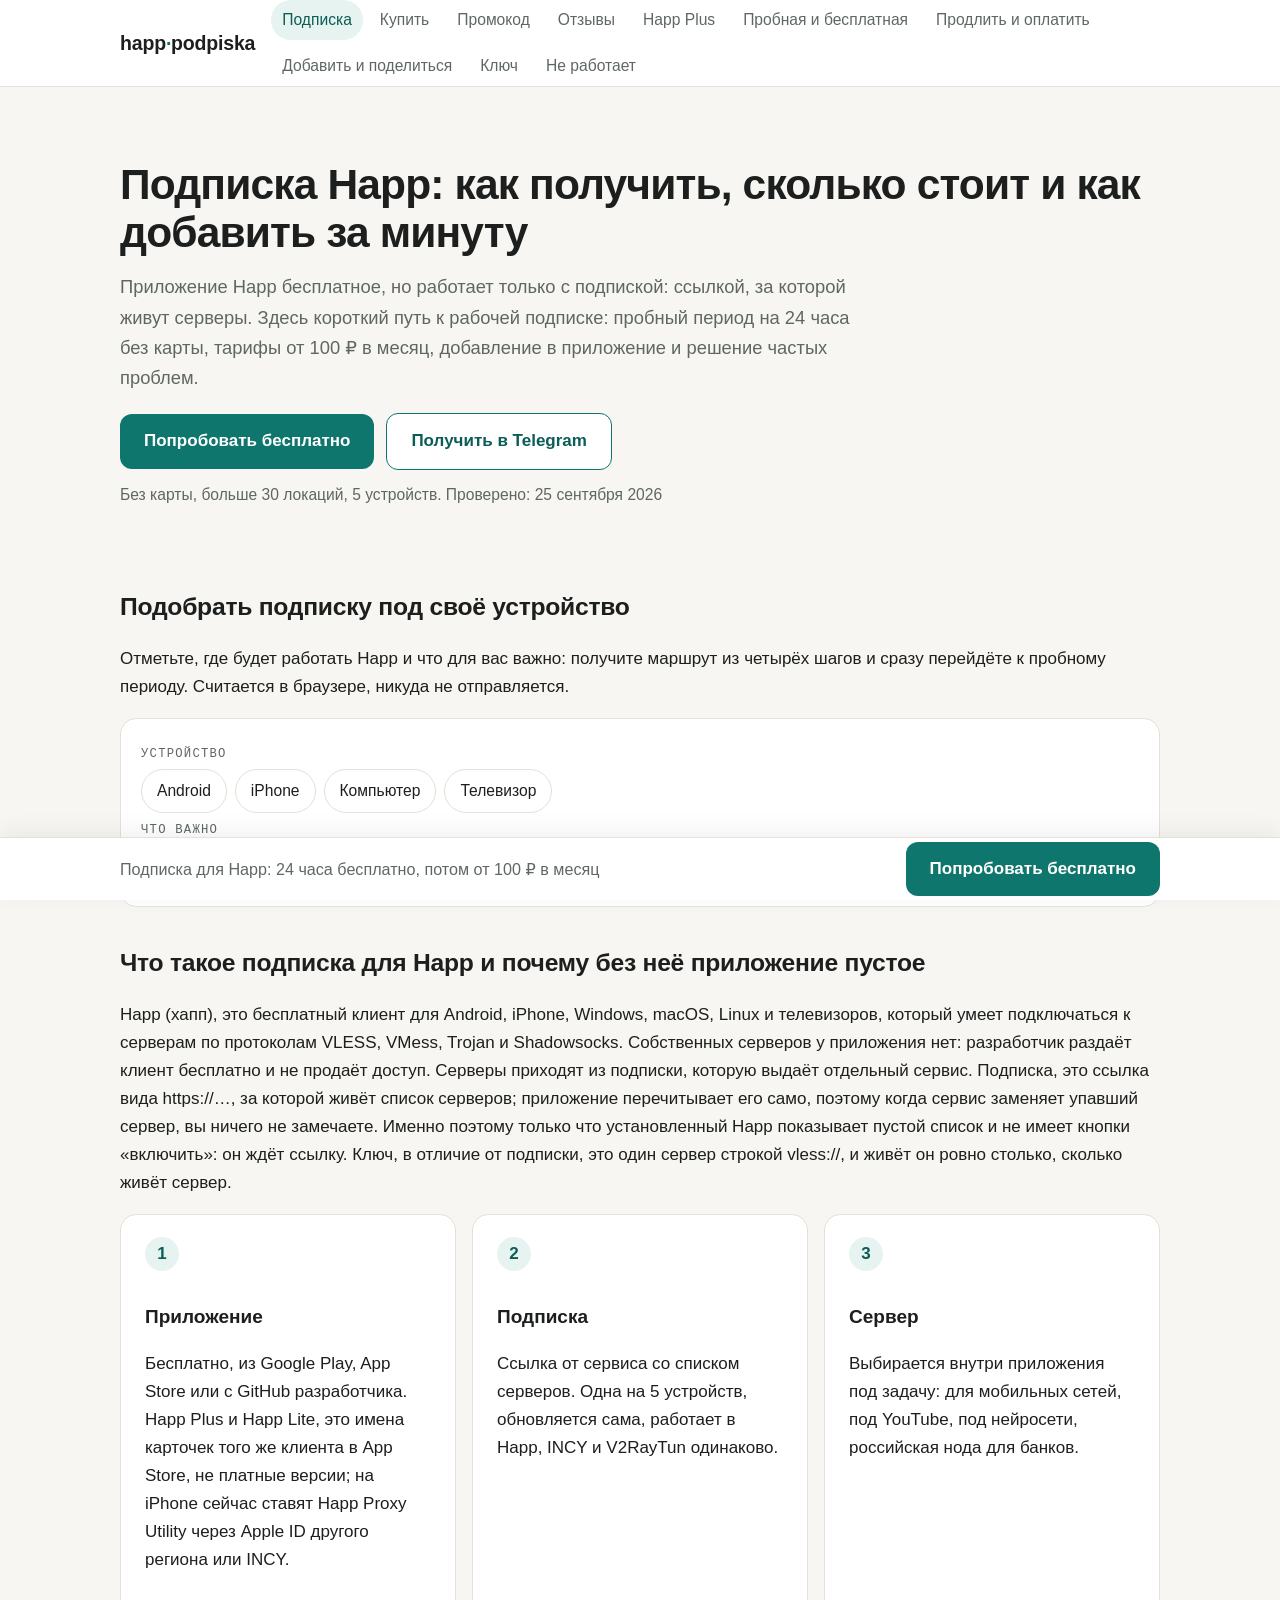
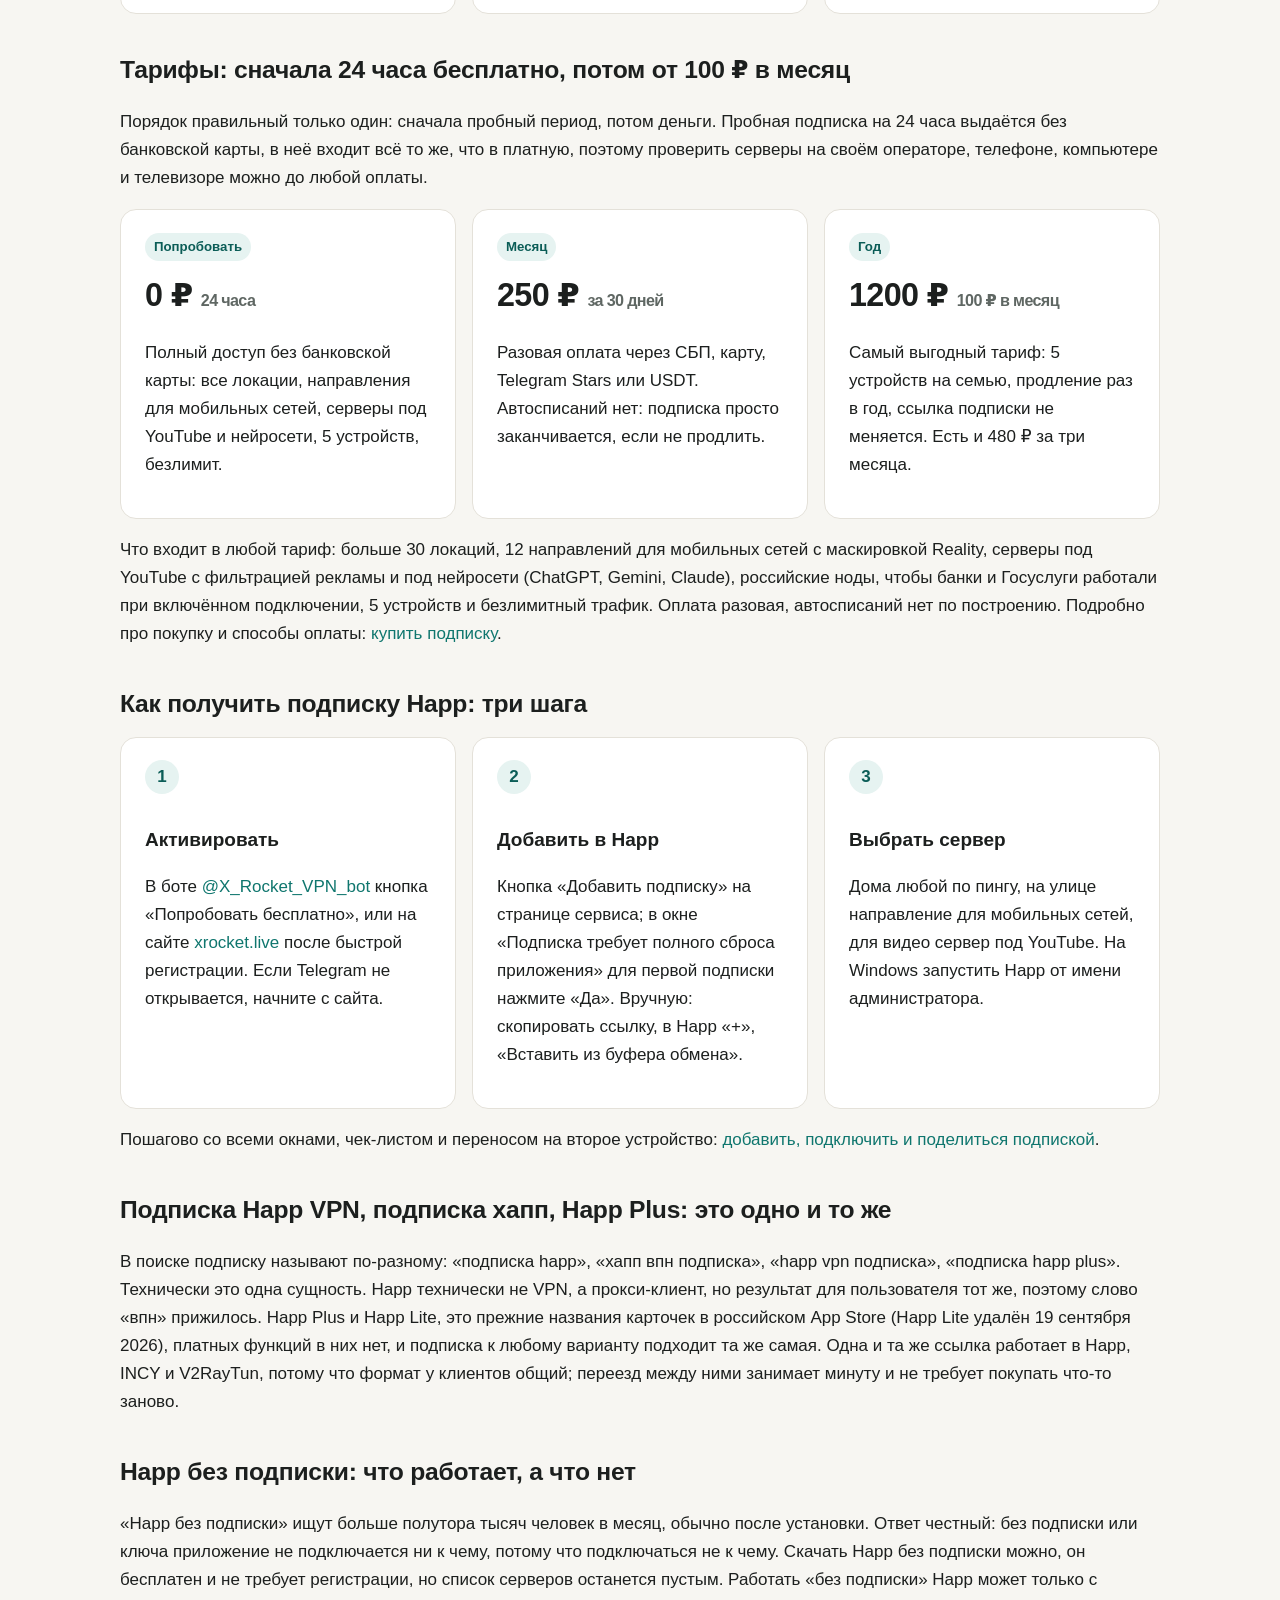
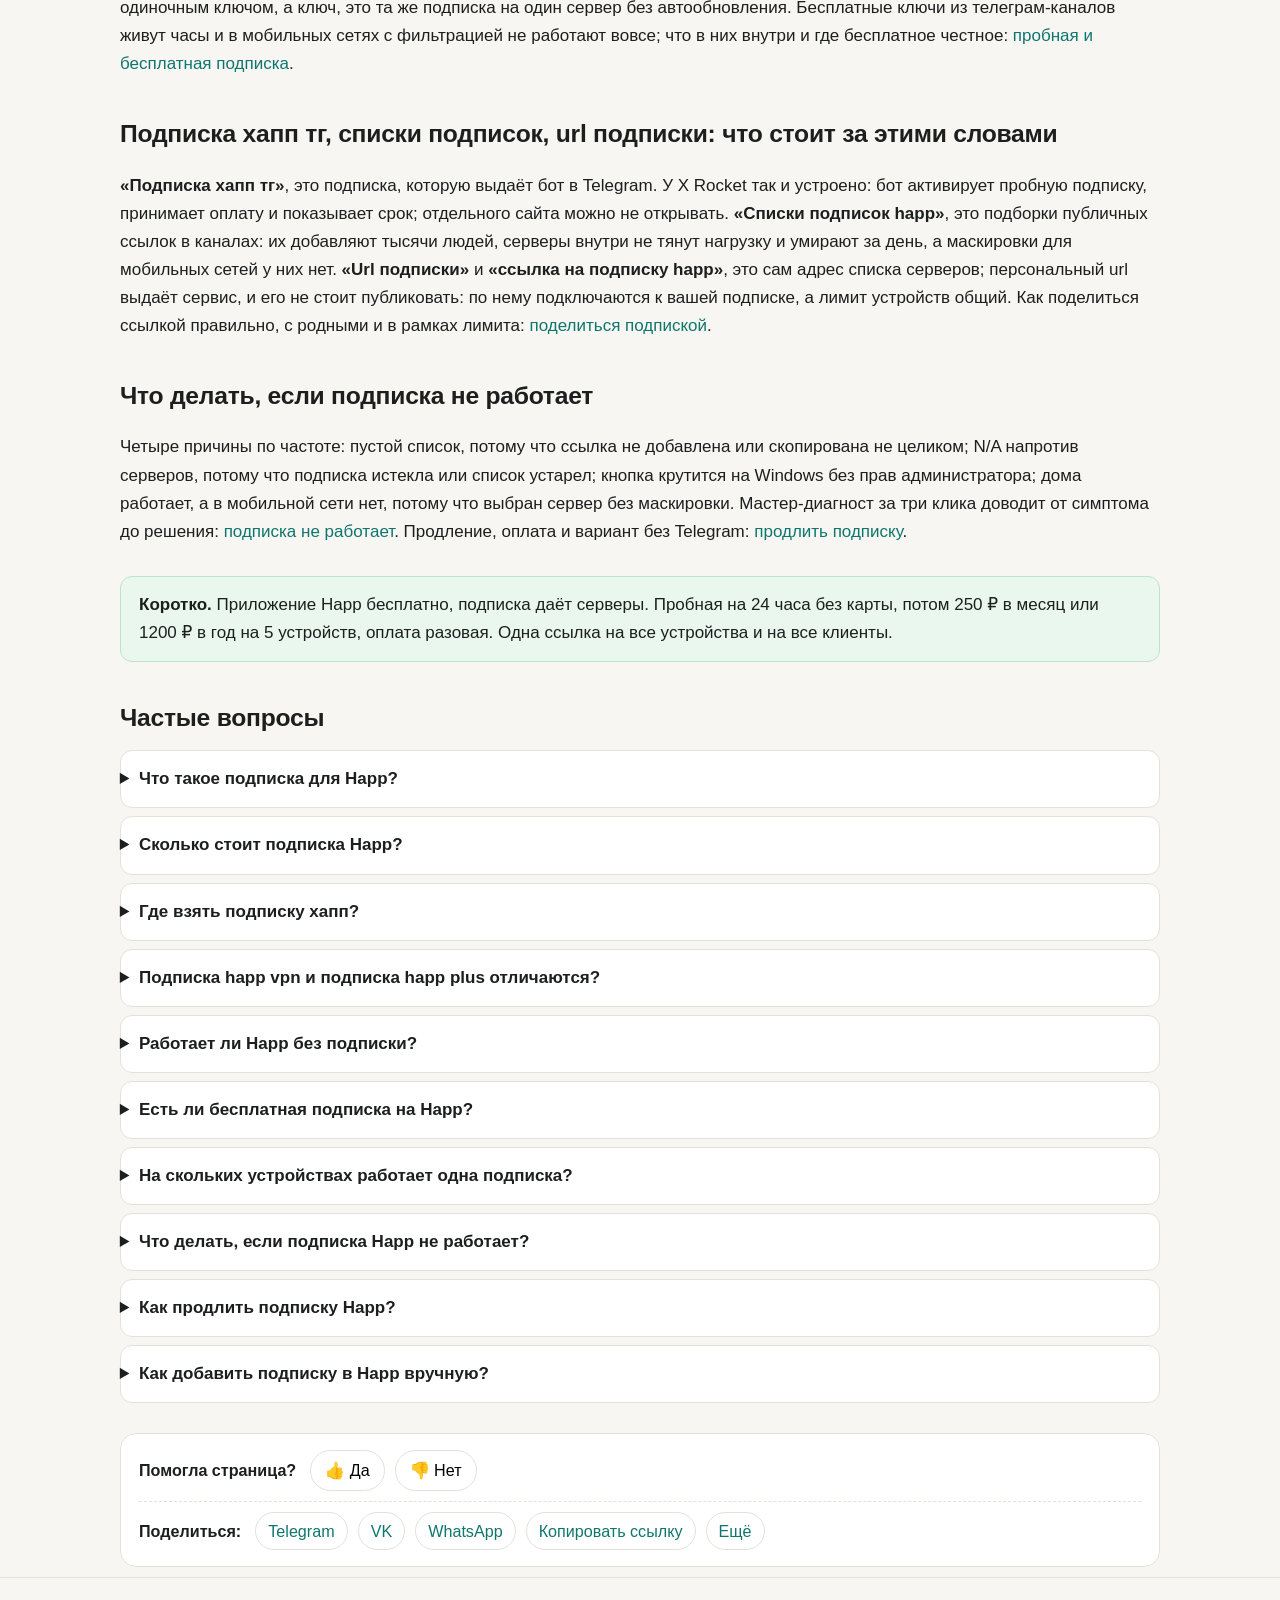
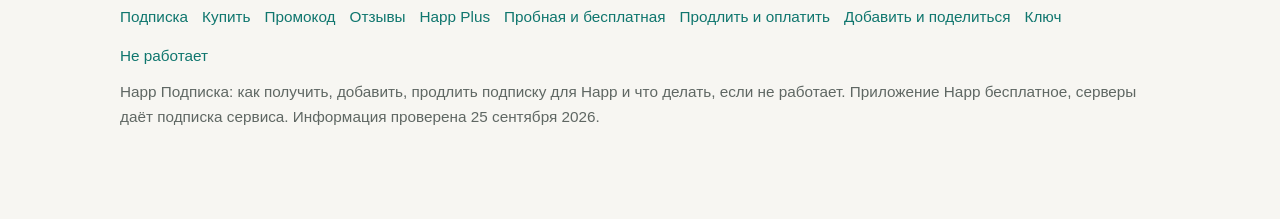
<file: index.html>
<!DOCTYPE html>
<html lang="ru">
<head>
  <meta charset="utf-8">
  <meta name="viewport" content="width=device-width, initial-scale=1">
  <meta name="robots" content="index, follow, max-snippet:-1, max-image-preview:large">
  <title>Подписка Happ: как получить, сколько стоит и как добавить за минуту (2026)</title>
  <meta name="description" content="Подписка для Happ (хапп впн подписка): что это и почему приложение без неё пустое · тарифы: пробная 24 часа без карты, 250 ₽ в месяц, 1200 ₽ в год · как получить в боте или на сайте · как добавить · happ plus и happ vpn подписка, это одно · happ без подписки · не работает.">
  <link rel="canonical" href="https://happ-podpiska.online/">
  <meta property="og:type" content="website">
  <meta property="og:site_name" content="Happ Подписка">
  <meta property="og:locale" content="ru_RU">
  <meta property="og:title" content="Подписка Happ: как получить, сколько стоит и как добавить за минуту (2026)">
  <meta property="og:description" content="Подписка для Happ (хапп впн подписка): что это и почему приложение без неё пустое · тарифы: пробная 24 часа без карты, 250 ₽ в месяц, 1200 ₽ в год · как получить в боте или на сайте · как добавить · happ plus и happ vpn подписка, это одно · happ без подписки · не работает.">
  <meta property="og:url" content="https://happ-podpiska.online/">
  <meta property="og:image" content="https://happ-podpiska.online/og-image.png">
  <meta property="og:image:width" content="1200">
  <meta property="og:image:height" content="630">
  <meta name="twitter:card" content="summary_large_image">
  <link rel="icon" href="/favicon.ico" sizes="any">
  <link rel="icon" type="image/svg+xml" href="/favicon.svg">
  <link rel="icon" type="image/png" sizes="32x32" href="/favicon-32.png">
  <link rel="apple-touch-icon" href="/apple-touch-icon.png">
  <meta name="theme-color" content="#ff5e3a">
  <link rel="stylesheet" href="/styles.css">
  <script type="application/ld+json">
{
  "@context": "https://schema.org",
  "@type": "WebPage",
  "name": "Подписка Happ: как получить, сколько стоит и как добавить за минуту (2026)",
  "description": "Подписка для Happ (хапп впн подписка): что это и почему приложение без неё пустое · тарифы: пробная 24 часа без карты, 250 ₽ в месяц, 1200 ₽ в год · как получить в боте или на сайте · как добавить · happ plus и happ vpn подписка, это одно · happ без подписки · не работает.",
  "url": "https://happ-podpiska.online/",
  "datePublished": "2026-09-25",
  "dateModified": "2026-09-25",
  "inLanguage": "ru",
  "isPartOf": {
    "@type": "WebSite",
    "name": "Happ Подписка",
    "url": "https://happ-podpiska.online"
  }
}
  </script>
  <script type="application/ld+json">
{
  "@context": "https://schema.org",
  "@type": "FAQPage",
  "mainEntity": [
    {
      "@type": "Question",
      "name": "Что такое подписка для Happ?",
      "acceptedAnswer": {
        "@type": "Answer",
        "text": "Ссылка от сервиса, за которой живёт список серверов с автообновлением. Приложение Happ бесплатное, но без подписки пустое: своих серверов у него нет. Одна подписка работает на 5 устройствах и в клиентах Happ, INCY и V2RayTun."
      }
    },
    {
      "@type": "Question",
      "name": "Сколько стоит подписка Happ?",
      "acceptedAnswer": {
        "@type": "Answer",
        "text": "Пробная на 24 часа бесплатно и без карты. Дальше 250 ₽ в месяц, 480 ₽ за три месяца или 1200 ₽ в год, то есть 100 ₽ в месяц, до 5 устройств, оплата разовая через СБП, карту, Telegram Stars или USDT, без автосписаний."
      }
    },
    {
      "@type": "Question",
      "name": "Где взять подписку хапп?",
      "acceptedAnswer": {
        "@type": "Answer",
        "text": "У сервиса: в боте @X_Rocket_VPN_bot кнопкой «Попробовать бесплатно» или на сайте xrocket.live. Ссылка добавляется в Happ одной кнопкой; в окне «Подписка требует полного сброса» для первой подписки нажмите «Да»."
      }
    },
    {
      "@type": "Question",
      "name": "Подписка happ vpn и подписка happ plus отличаются?",
      "acceptedAnswer": {
        "@type": "Answer",
        "text": "Нет, это одна подписка. Happ технически прокси-клиент, «впн» его называют по результату; Happ Plus и Happ Lite, прежние имена карточек в российском App Store; последнюю удалили 19 сентября 2026, поэтому на iPhone ставят Happ через Apple ID другого региона либо INCY. Одна ссылка подходит ко всем вариантам приложения."
      }
    },
    {
      "@type": "Question",
      "name": "Работает ли Happ без подписки?",
      "acceptedAnswer": {
        "@type": "Answer",
        "text": "Нет: без подписки или ключа приложению не к чему подключаться, список серверов пустой. Скачать и установить его без подписки можно, он бесплатен, но подключение появится только после добавления ссылки или ключа."
      }
    },
    {
      "@type": "Question",
      "name": "Есть ли бесплатная подписка на Happ?",
      "acceptedAnswer": {
        "@type": "Answer",
        "text": "Честно бесплатно: пробная подписка на 24 часа без карты с полным списком серверов. Бесплатные ссылки из телеграм-каналов живут часы, их добавляют тысячи людей, и в мобильных сетях они не работают."
      }
    },
    {
      "@type": "Question",
      "name": "На скольких устройствах работает одна подписка?",
      "acceptedAnswer": {
        "@type": "Answer",
        "text": "На пяти: телефон, компьютер, телевизор и ещё два устройства родных. Ссылка переносится через буфер обмена или QR-кодом, отдельно платить за каждое устройство не нужно."
      }
    },
    {
      "@type": "Question",
      "name": "Что делать, если подписка Happ не работает?",
      "acceptedAnswer": {
        "@type": "Answer",
        "text": "Проверить, что ссылка добавлена целиком; обновить список в карточке подписки, если напротив серверов N/A; на Windows запустить Happ от имени администратора; в мобильной сети выбрать направление с пометкой для мобильных сетей."
      }
    },
    {
      "@type": "Question",
      "name": "Как продлить подписку Happ?",
      "acceptedAnswer": {
        "@type": "Answer",
        "text": "У сервиса, не в приложении: в боте или на сайте выбрать тариф и оплатить. Ссылка после продления не меняется, Happ ничего перенастраивать не нужно, достаточно обновить список серверов в карточке подписки."
      }
    },
    {
      "@type": "Question",
      "name": "Как добавить подписку в Happ вручную?",
      "acceptedAnswer": {
        "@type": "Answer",
        "text": "Скопировать ссылку из бота или личного кабинета, в Happ нажать «+» и выбрать «Вставить из буфера обмена». Список серверов загрузится и будет обновляться сам. QR-код с другого устройства работает так же."
      }
    }
  ]
}
  </script>
  <script type="application/ld+json">
{
  "@context": "https://schema.org",
  "@type": "Product",
  "name": "Подписка X Rocket для Happ, INCY и V2RayTun",
  "description": "Ссылка-подписка со списком серверов: больше 30 локаций, 12 направлений для мобильных сетей с маскировкой Reality, серверы под YouTube и нейросети, RU-ноды, до 5 устройств, безлимитный трафик. Пробный период 24 часа без банковской карты.",
  "image": [
    "https://happ-podpiska.online/og-image.png"
  ],
  "brand": {
    "@type": "Brand",
    "name": "X Rocket"
  },
  "url": "https://xrocket.live/",
  "offers": [
    {
      "@type": "Offer",
      "name": "Пробный период",
      "price": "0",
      "priceCurrency": "RUB",
      "description": "24 часа полного доступа без банковской карты",
      "availability": "https://schema.org/InStock",
      "url": "https://t.me/X_Rocket_VPN_bot?start=ref-b-2"
    },
    {
      "@type": "Offer",
      "name": "1 месяц",
      "price": "250",
      "priceCurrency": "RUB",
      "availability": "https://schema.org/InStock",
      "url": "https://xrocket.live/"
    },
    {
      "@type": "Offer",
      "name": "3 месяца",
      "price": "480",
      "priceCurrency": "RUB",
      "availability": "https://schema.org/InStock",
      "url": "https://xrocket.live/"
    },
    {
      "@type": "Offer",
      "name": "12 месяцев",
      "price": "1200",
      "priceCurrency": "RUB",
      "availability": "https://schema.org/InStock",
      "url": "https://xrocket.live/"
    }
  ]
}
  </script>
  <meta name="yandex-verification" content="49e5f5a2c2048988">
  <!-- Yandex.Metrika counter -->
  <script type="text/javascript">
  (function(m,e,t,r,i,k,a){m[i]=m[i]||function(){(m[i].a=m[i].a||[]).push(arguments)};
  m[i].l=1*new Date();
  for (var j = 0; j < document.scripts.length; j++) {if (document.scripts[j].src === r) { return; }}
  k=e.createElement(t),a=e.getElementsByTagName(t)[0],k.async=1,k.src=r,a.parentNode.insertBefore(k,a)})
  (window, document,'script','https://mc.yandex.ru/metrika/tag.js?id=112789062', 'ym');
  ym(112789062, 'init', {ssr:true, webvisor:true, clickmap:true, ecommerce:"dataLayer", referrer: document.referrer, url: location.href, accurateTrackBounce:true, trackLinks:true});
  </script>
  <noscript><div><img src="https://mc.yandex.ru/watch/112789062" style="position:absolute; left:-9999px;" alt="" /></div></noscript>
  <!-- /Yandex.Metrika counter -->
</head>
<body data-site="https://xrocket.live/?utm_source=happ-podpiska&utm_medium=cta&utm_campaign=index" data-ym="112789062">
<header class="top">
  <div class="wrap">
    <a class="logo" href="/">happ<b>·</b>podpiska</a>
    <nav class="main" aria-label="Разделы">
      <a href="/" aria-current="page">Подписка</a>
      <a href="/kupit">Купить</a>
      <a href="/promokod">Промокод</a>
      <a href="/otzyvy">Отзывы</a>
      <a href="/happ-plus-kupit">Happ Plus</a>
      <a href="/besplatno">Пробная и бесплатная</a>
      <a href="/prodlit">Продлить и оплатить</a>
      <a href="/podelitsya">Добавить и поделиться</a>
      <a href="/klyuch">Ключ</a>
      <a href="/ne-rabotaet">Не работает</a>
    </nav>
  </div>
</header>

<main class="wrap">
  <section class="hero">
    <h1>Подписка Happ: как получить, сколько стоит и как добавить за минуту</h1>
    <p class="lead">Приложение Happ бесплатное, но работает только с подпиской: ссылкой, за которой живут серверы. Здесь короткий путь к рабочей подписке: пробный период на 24 часа без карты, тарифы от 100 ₽ в месяц, добавление в приложение и решение частых проблем.</p>
    <div class="cta-row">
      <a class="btn" href="https://xrocket.live/?utm_source=happ-podpiska&utm_medium=cta&utm_campaign=index" target="_blank" rel="noopener" onclick="goal('site_click')">Попробовать бесплатно</a>
      <a class="btn ghost" href="https://t.me/X_Rocket_VPN_bot?start=ref-b-2" target="_blank" rel="noopener" onclick="goal('bot_click')">Получить в Telegram</a>
      <span class="note">Без карты, больше 30 локаций, 5 устройств. Проверено: 25 сентября 2026</span>
    </div>
  </section>

  <section>
    <h2>Подобрать подписку под своё устройство</h2>
    <p>Отметьте, где будет работать Happ и что для вас важно: получите маршрут из четырёх шагов и сразу перейдёте к пробному периоду. Считается в браузере, никуда не отправляется.</p>
    <div class="w" id="cfg">
      <div class="w-label">Устройство</div>
      <div class="chips" id="cfgDev">
        <button type="button" class="chip" data-v="android">Android</button>
        <button type="button" class="chip" data-v="iphone">iPhone</button>
        <button type="button" class="chip" data-v="pc">Компьютер</button>
        <button type="button" class="chip" data-v="tv">Телевизор</button>
      </div>
      <div class="w-label">Что важно</div>
      <div class="chips" id="cfgGoal">
        <button type="button" class="chip" data-v="fast">Просто заработало</button>
        <button type="button" class="chip" data-v="mobile">Мобильный интернет</button>
        <button type="button" class="chip" data-v="banks">Не ломать банки</button>
        <button type="button" class="chip" data-v="video">YouTube</button>
        <button type="button" class="chip" data-v="ai">Нейросети</button>
      </div>
      <div class="route" id="cfgOut" aria-live="polite"></div>
    </div>
  </section>

  <section>
    <h2>Что такое подписка для Happ и почему без неё приложение пустое</h2>
    <p>Happ (хапп), это бесплатный клиент для Android, iPhone, Windows, macOS, Linux и телевизоров, который умеет подключаться к серверам по протоколам VLESS, VMess, Trojan и Shadowsocks. Собственных серверов у приложения нет: разработчик раздаёт клиент бесплатно и не продаёт доступ. Серверы приходят из подписки, которую выдаёт отдельный сервис. Подписка, это ссылка вида https://…, за которой живёт список серверов; приложение перечитывает его само, поэтому когда сервис заменяет упавший сервер, вы ничего не замечаете. Именно поэтому только что установленный Happ показывает пустой список и не имеет кнопки «включить»: он ждёт ссылку. Ключ, в отличие от подписки, это один сервер строкой vless://, и живёт он ровно столько, сколько живёт сервер.</p>
    <div class="grid c3">
      <div class="card"><div class="step-num">1</div><h3>Приложение</h3><p>Бесплатно, из Google Play, App Store или с GitHub разработчика. Happ Plus и Happ Lite, это имена карточек того же клиента в App Store, не платные версии; на iPhone сейчас ставят Happ Proxy Utility через Apple ID другого региона или INCY.</p></div>
      <div class="card"><div class="step-num">2</div><h3>Подписка</h3><p>Ссылка от сервиса со списком серверов. Одна на 5 устройств, обновляется сама, работает в Happ, INCY и V2RayTun одинаково.</p></div>
      <div class="card"><div class="step-num">3</div><h3>Сервер</h3><p>Выбирается внутри приложения под задачу: для мобильных сетей, под YouTube, под нейросети, российская нода для банков.</p></div>
    </div>
  </section>

  <section>
    <h2>Тарифы: сначала 24 часа бесплатно, потом от 100 ₽ в месяц</h2>
    <p>Порядок правильный только один: сначала пробный период, потом деньги. Пробная подписка на 24 часа выдаётся без банковской карты, в неё входит всё то же, что в платную, поэтому проверить серверы на своём операторе, телефоне, компьютере и телевизоре можно до любой оплаты.</p>
    <div class="grid c3">
      <div class="card"><span class="tag">Попробовать</span><div class="price">0 ₽ <small>24 часа</small></div><p>Полный доступ без банковской карты: все локации, направления для мобильных сетей, серверы под YouTube и нейросети, 5 устройств, безлимит.</p></div>
      <div class="card"><span class="tag">Месяц</span><div class="price">250 ₽ <small>за 30 дней</small></div><p>Разовая оплата через СБП, карту, Telegram Stars или USDT. Автосписаний нет: подписка просто заканчивается, если не продлить.</p></div>
      <div class="card"><span class="tag">Год</span><div class="price">1200 ₽ <small>100 ₽ в месяц</small></div><p>Самый выгодный тариф: 5 устройств на семью, продление раз в год, ссылка подписки не меняется. Есть и 480 ₽ за три месяца.</p></div>
    </div>
    <p>Что входит в любой тариф: больше 30 локаций, 12 направлений для мобильных сетей с маскировкой Reality, серверы под YouTube с фильтрацией рекламы и под нейросети (ChatGPT, Gemini, Claude), российские ноды, чтобы банки и Госуслуги работали при включённом подключении, 5 устройств и безлимитный трафик. Оплата разовая, автосписаний нет по построению. Подробно про покупку и способы оплаты: <a href="/kupit">купить подписку</a>.</p>
  </section>

  <section>
    <h2>Как получить подписку Happ: три шага</h2>
    <div class="grid c3">
      <div class="card"><div class="step-num">1</div><h3>Активировать</h3><p>В боте <a href="https://t.me/X_Rocket_VPN_bot?start=ref-b-2" target="_blank" rel="noopener" onclick="goal('bot_click')">@X_Rocket_VPN_bot</a> кнопка «Попробовать бесплатно», или на сайте <a href="https://xrocket.live/?utm_source=happ-podpiska&utm_medium=cta&utm_campaign=index" target="_blank" rel="noopener" onclick="goal('site_click')">xrocket.live</a> после быстрой регистрации. Если Telegram не открывается, начните с сайта.</p></div>
      <div class="card"><div class="step-num">2</div><h3>Добавить в Happ</h3><p>Кнопка «Добавить подписку» на странице сервиса; в окне «Подписка требует полного сброса приложения» для первой подписки нажмите «Да». Вручную: скопировать ссылку, в Happ «+», «Вставить из буфера обмена».</p></div>
      <div class="card"><div class="step-num">3</div><h3>Выбрать сервер</h3><p>Дома любой по пингу, на улице направление для мобильных сетей, для видео сервер под YouTube. На Windows запустить Happ от имени администратора.</p></div>
    </div>
    <p>Пошагово со всеми окнами, чек-листом и переносом на второе устройство: <a href="/podelitsya">добавить, подключить и поделиться подпиской</a>.</p>
  </section>

  <section>
    <h2>Подписка Happ VPN, подписка хапп, Happ Plus: это одно и то же</h2>
    <p>В поиске подписку называют по-разному: «подписка happ», «хапп впн подписка», «happ vpn подписка», «подписка happ plus». Технически это одна сущность. Happ технически не VPN, а прокси-клиент, но результат для пользователя тот же, поэтому слово «впн» прижилось. Happ Plus и Happ Lite, это прежние названия карточек в российском App Store (Happ Lite удалён 19 сентября 2026), платных функций в них нет, и подписка к любому варианту подходит та же самая. Одна и та же ссылка работает в Happ, INCY и V2RayTun, потому что формат у клиентов общий; переезд между ними занимает минуту и не требует покупать что-то заново.</p>
  </section>

  <section>
    <h2>Happ без подписки: что работает, а что нет</h2>
    <p>«Happ без подписки» ищут больше полутора тысяч человек в месяц, обычно после установки. Ответ честный: без подписки или ключа приложение не подключается ни к чему, потому что подключаться не к чему. Скачать Happ без подписки можно, он бесплатен и не требует регистрации, но список серверов останется пустым. Работать «без подписки» Happ может только с одиночным ключом, а ключ, это та же подписка на один сервер без автообновления. Бесплатные ключи из телеграм-каналов живут часы и в мобильных сетях с фильтрацией не работают вовсе; что в них внутри и где бесплатное честное: <a href="/besplatno">пробная и бесплатная подписка</a>.</p>
  </section>

  <section>
    <h2>Подписка хапп тг, списки подписок, url подписки: что стоит за этими словами</h2>
    <p><b>«Подписка хапп тг»</b>, это подписка, которую выдаёт бот в Telegram. У X Rocket так и устроено: бот активирует пробную подписку, принимает оплату и показывает срок; отдельного сайта можно не открывать. <b>«Списки подписок happ»</b>, это подборки публичных ссылок в каналах: их добавляют тысячи людей, серверы внутри не тянут нагрузку и умирают за день, а маскировки для мобильных сетей у них нет. <b>«Url подписки»</b> и <b>«ссылка на подписку happ»</b>, это сам адрес списка серверов; персональный url выдаёт сервис, и его не стоит публиковать: по нему подключаются к вашей подписке, а лимит устройств общий. Как поделиться ссылкой правильно, с родными и в рамках лимита: <a href="/podelitsya">поделиться подпиской</a>.</p>
  </section>

  <section>
    <h2>Что делать, если подписка не работает</h2>
    <p>Четыре причины по частоте: пустой список, потому что ссылка не добавлена или скопирована не целиком; N/A напротив серверов, потому что подписка истекла или список устарел; кнопка крутится на Windows без прав администратора; дома работает, а в мобильной сети нет, потому что выбран сервер без маскировки. Мастер-диагност за три клика доводит от симптома до решения: <a href="/ne-rabotaet">подписка не работает</a>. Продление, оплата и вариант без Telegram: <a href="/prodlit">продлить подписку</a>.</p>
  </section>

  <section>
    <div class="ok-box"><b>Коротко.</b> Приложение Happ бесплатно, подписка даёт серверы. Пробная на 24 часа без карты, потом 250 ₽ в месяц или 1200 ₽ в год на 5 устройств, оплата разовая. Одна ссылка на все устройства и на все клиенты.</div>
  </section>


  <section id="faq">
    <h2>Частые вопросы</h2>
    <div class="faq">
      <details>
        <summary>Что такое подписка для Happ?</summary>
        <p>Ссылка от сервиса, за которой живёт список серверов с автообновлением. Приложение Happ бесплатное, но без подписки пустое: своих серверов у него нет. Одна подписка работает на 5 устройствах и в клиентах Happ, INCY и V2RayTun.</p>
      </details>
      <details>
        <summary>Сколько стоит подписка Happ?</summary>
        <p>Пробная на 24 часа бесплатно и без карты. Дальше 250 ₽ в месяц, 480 ₽ за три месяца или 1200 ₽ в год, то есть 100 ₽ в месяц, до 5 устройств, оплата разовая через СБП, карту, Telegram Stars или USDT, без автосписаний.</p>
      </details>
      <details>
        <summary>Где взять подписку хапп?</summary>
        <p>У сервиса: в боте @X_Rocket_VPN_bot кнопкой «Попробовать бесплатно» или на сайте xrocket.live. Ссылка добавляется в Happ одной кнопкой; в окне «Подписка требует полного сброса» для первой подписки нажмите «Да».</p>
      </details>
      <details>
        <summary>Подписка happ vpn и подписка happ plus отличаются?</summary>
        <p>Нет, это одна подписка. Happ технически прокси-клиент, «впн» его называют по результату; Happ Plus и Happ Lite, прежние имена карточек в российском App Store; последнюю удалили 19 сентября 2026, поэтому на iPhone ставят Happ через Apple ID другого региона либо INCY. Одна ссылка подходит ко всем вариантам приложения.</p>
      </details>
      <details>
        <summary>Работает ли Happ без подписки?</summary>
        <p>Нет: без подписки или ключа приложению не к чему подключаться, список серверов пустой. Скачать и установить его без подписки можно, он бесплатен, но подключение появится только после добавления ссылки или ключа.</p>
      </details>
      <details>
        <summary>Есть ли бесплатная подписка на Happ?</summary>
        <p>Честно бесплатно: пробная подписка на 24 часа без карты с полным списком серверов. Бесплатные ссылки из телеграм-каналов живут часы, их добавляют тысячи людей, и в мобильных сетях они не работают.</p>
      </details>
      <details>
        <summary>На скольких устройствах работает одна подписка?</summary>
        <p>На пяти: телефон, компьютер, телевизор и ещё два устройства родных. Ссылка переносится через буфер обмена или QR-кодом, отдельно платить за каждое устройство не нужно.</p>
      </details>
      <details>
        <summary>Что делать, если подписка Happ не работает?</summary>
        <p>Проверить, что ссылка добавлена целиком; обновить список в карточке подписки, если напротив серверов N/A; на Windows запустить Happ от имени администратора; в мобильной сети выбрать направление с пометкой для мобильных сетей.</p>
      </details>
      <details>
        <summary>Как продлить подписку Happ?</summary>
        <p>У сервиса, не в приложении: в боте или на сайте выбрать тариф и оплатить. Ссылка после продления не меняется, Happ ничего перенастраивать не нужно, достаточно обновить список серверов в карточке подписки.</p>
      </details>
      <details>
        <summary>Как добавить подписку в Happ вручную?</summary>
        <p>Скопировать ссылку из бота или личного кабинета, в Happ нажать «+» и выбрать «Вставить из буфера обмена». Список серверов загрузится и будет обновляться сам. QR-код с другого устройства работает так же.</p>
      </details>
    </div>
  </section>

  <div class="fb" aria-label="Оценка статьи">
    <div class="fb-row"><span class="fb-q">Помогла страница?</span><button type="button" class="fb-btn" data-v="yes">👍 Да</button><button type="button" class="fb-btn" data-v="no">👎 Нет</button><span class="fb-thanks"></span></div>
    <div class="fb-row fb-share"><span class="fb-q">Поделиться:</span><a data-share="tg" href="https://t.me/share/url?url=https%3A%2F%2Fhapp-podpiska.online%2F&text=%D0%9F%D0%BE%D0%B4%D0%BF%D0%B8%D1%81%D0%BA%D0%B0%20Happ%3A%20%D0%BA%D0%B0%D0%BA%20%D0%BF%D0%BE%D0%BB%D1%83%D1%87%D0%B8%D1%82%D1%8C%2C%20%D1%81%D0%BA%D0%BE%D0%BB%D1%8C%D0%BA%D0%BE%20%D1%81%D1%82%D0%BE%D0%B8%D1%82%20%D0%B8%20%D0%BA%D0%B0%D0%BA%20%D0%B4%D0%BE%D0%B1%D0%B0%D0%B2%D0%B8%D1%82%D1%8C%20%D0%B7%D0%B0%20%D0%BC%D0%B8%D0%BD%D1%83%D1%82%D1%83%20%282026%29" target="_blank" rel="noopener">Telegram</a><a data-share="vk" href="https://vk.com/share.php?url=https%3A%2F%2Fhapp-podpiska.online%2F&title=%D0%9F%D0%BE%D0%B4%D0%BF%D0%B8%D1%81%D0%BA%D0%B0%20Happ%3A%20%D0%BA%D0%B0%D0%BA%20%D0%BF%D0%BE%D0%BB%D1%83%D1%87%D0%B8%D1%82%D1%8C%2C%20%D1%81%D0%BA%D0%BE%D0%BB%D1%8C%D0%BA%D0%BE%20%D1%81%D1%82%D0%BE%D0%B8%D1%82%20%D0%B8%20%D0%BA%D0%B0%D0%BA%20%D0%B4%D0%BE%D0%B1%D0%B0%D0%B2%D0%B8%D1%82%D1%8C%20%D0%B7%D0%B0%20%D0%BC%D0%B8%D0%BD%D1%83%D1%82%D1%83%20%282026%29" target="_blank" rel="noopener">VK</a><a data-share="wa" href="https://api.whatsapp.com/send?text=%D0%9F%D0%BE%D0%B4%D0%BF%D0%B8%D1%81%D0%BA%D0%B0%20Happ%3A%20%D0%BA%D0%B0%D0%BA%20%D0%BF%D0%BE%D0%BB%D1%83%D1%87%D0%B8%D1%82%D1%8C%2C%20%D1%81%D0%BA%D0%BE%D0%BB%D1%8C%D0%BA%D0%BE%20%D1%81%D1%82%D0%BE%D0%B8%D1%82%20%D0%B8%20%D0%BA%D0%B0%D0%BA%20%D0%B4%D0%BE%D0%B1%D0%B0%D0%B2%D0%B8%D1%82%D1%8C%20%D0%B7%D0%B0%20%D0%BC%D0%B8%D0%BD%D1%83%D1%82%D1%83%20%282026%29%0Ahttps%3A%2F%2Fhapp-podpiska.online%2F" target="_blank" rel="noopener">WhatsApp</a><a data-share="copy" href="#">Копировать ссылку</a><a data-share="native" href="#" hidden>Ещё</a></div>
  </div>
</main>

<footer>
  <div class="wrap">
    <div class="links">
      <a href="/">Подписка</a>
      <a href="/kupit">Купить</a>
      <a href="/promokod">Промокод</a>
      <a href="/otzyvy">Отзывы</a>
      <a href="/happ-plus-kupit">Happ Plus</a>
      <a href="/besplatno">Пробная и бесплатная</a>
      <a href="/prodlit">Продлить и оплатить</a>
      <a href="/podelitsya">Добавить и поделиться</a>
      <a href="/klyuch">Ключ</a>
      <a href="/ne-rabotaet">Не работает</a>
    </div>
    <div>Happ Подписка: как получить, добавить, продлить подписку для Happ и что делать, если не работает. Приложение Happ бесплатное, серверы даёт подписка сервиса. Информация проверена 25 сентября 2026.</div>
  </div>
</footer>

<div class="sticky">
  <div class="wrap">
    <span>Подписка для Happ: 24 часа бесплатно, потом от 100 ₽ в месяц</span>
    <a class="btn" href="https://xrocket.live/?utm_source=happ-podpiska&utm_medium=cta&utm_campaign=index" target="_blank" rel="noopener" onclick="goal('sticky_click')">Попробовать бесплатно</a>
  </div>
</div>
<script>

function goal(n){try{ym(112789062,'reachGoal',n);}catch(e){}}
/* configurator */
(function(){
  var dev=null, goal_=null, box=document.getElementById('cfg'); if(!box) return;
  var R={
    android:[['Установите Happ из Google Play (com.happproxy) или APK с GitHub разработчика','2 мин'],['Активируйте пробную подписку на 24 часа без карты','1 мин'],['Нажмите «Добавить подписку», в окне сброса выберите «Да»','1 мин']],
    iphone:[['Установите INCY из российского App Store или Happ Proxy Utility через Apple ID другого региона','3 мин'],['Активируйте пробную подписку на 24 часа без карты','1 мин'],['Добавьте подписку кнопкой и разрешите VPN-профиль','1 мин']],
    pc:[['Скачайте установщик с GitHub разработчика, пройдите SmartScreen','3 мин'],['Активируйте пробную подписку на 24 часа без карты','1 мин'],['Запустите Happ от имени администратора, добавьте подписку через «+»','2 мин']],
    tv:[['Установите Happ из магазина телевизора','3 мин'],['Активируйте подписку на телефоне','1 мин'],['Отсканируйте QR-код подписки камерой в приложении на ТВ','1 мин']]
  };
  var X={mobile:['Выберите направление с пометкой для мобильных сетей','30 сек'],banks:['Включите российскую ноду или добавьте банки в исключения','1 мин'],video:['Выберите сервер с пометкой под YouTube','30 сек'],ai:['Выберите сервер с пометкой под нейросети','30 сек'],fast:['Выберите сервер с наименьшим пингом и подключитесь','30 сек']};
  function pick(id,cb){var el=document.getElementById(id);el.addEventListener('click',function(e){var b=e.target.closest('.chip');if(!b)return;el.querySelectorAll('.chip').forEach(function(x){x.classList.remove('sel')});b.classList.add('sel');cb(b.dataset.v);render();goal('cfg_pick');});}
  pick('cfgDev',function(v){dev=v});pick('cfgGoal',function(v){goal_=v});
  function render(){if(!dev||!goal_)return;var steps=R[dev].concat([X[goal_]]);var out=document.getElementById('cfgOut');
    out.innerHTML='<div class="w-label">Ваш маршрут: '+steps.length+' шага</div>'+steps.map(function(s,i){return '<div class="rstep"><span class="n">'+String(i+1).padStart(2,'0')+'</span><span>'+s[0]+'<em>'+s[1]+'</em></span></div>'}).join('')
    +'<div class="cta-row" style="margin-top:14px"><a class="btn" href="'+document.body.dataset.site+'" target="_blank" rel="noopener" onclick="goal(\'site_click\')">Попробовать бесплатно</a><span class="note">пробный период 24 часа, без карты</span></div>';
    out.classList.add('show');}
})();
/* diagnost */
(function(){
  var body=document.getElementById('wzBody'); if(!body) return;
  var back=document.getElementById('wzBack'), crumbs=document.getElementById('wzCrumbs');
  var tree={q:'Что происходит с подпиской?',opts:[
    {t:'Список серверов пустой',a:{h:'Подписка не добавлена',p:'Happ без подписки пуст по конструкции. Активируйте пробную подписку и нажмите «Добавить подписку»: список загрузится сам. Если ссылка вставлена вручную, проверьте, что скопировали её целиком.'}},
    {t:'Напротив серверов N/A',n:{q:'N/A у всех или у части?',opts:[
      {t:'У всех сразу',a:{h:'Подписка истекла или список устарел',p:'Откройте карточку подписки в Happ и нажмите обновление списка; проверьте срок в боте. Пробная подписка действует 24 часа, после этого нужен тариф. После продления обновите список ещё раз.'}},
      {t:'Только у некоторых',a:{h:'Отдельные направления прилегли',p:'Обычная ротация серверов: выберите соседний с живым пингом, сервис заменит упавшие в течение часов. Если N/A у одиночного бесплатного ключа, он умер насовсем.'}}]}},
    {t:'Кнопка крутится, подключения нет',n:{q:'На каком устройстве?',opts:[
      {t:'Windows',a:{h:'Запустите Happ от имени администратора',p:'Без прав администратора не создаётся TUN-адаптер. Правый клик по ярлыку, «Запуск от имени администратора», затем галочка в свойствах ярлыка навсегда. Второй кандидат: другой VPN-клиент или антивирус.'}},
      {t:'Android или iPhone',a:{h:'Конфликт клиентов или сервер',p:'Закройте другие VPN-приложения, переключите сервер. На Android снимите ограничения батареи для Happ; на iPhone подтвердите VPN-профиль в настройках.'}}]}},
    {t:'Дома работает, в мобильной сети нет',a:{h:'Оператор фильтрует жёстче',p:'В мобильной сети во время ограничений проходят только серверы с маскировкой. Выберите направление с пометкой для мобильных сетей: в подписке их двенадцать, и они входят в пробный период.'}},
    {t:'Подключено, но Telegram, YouTube или банки не работают',a:{h:'Сервер не под задачу или маршрутизация',p:'Для YouTube нужен сервер под видео, для нейросетей под нейросети, для Telegram выключите прокси в его настройках. Если не открываются банки, включите российскую ноду или добавьте их в исключения.'}}
  ]};
  var stack=[tree];
  function render(){var cur=stack[stack.length-1];back.hidden=stack.length<2;
    if(cur.a){crumbs.textContent='РЕШЕНИЕ';body.innerHTML='<div class="answer"><b>'+cur.a.h+'</b>'+cur.a.p+'</div>';return;}
    crumbs.textContent='ШАГ '+stack.length;body.innerHTML='<div style="font-weight:700;margin-bottom:10px">'+cur.q+'</div><div class="opts">'+cur.opts.map(function(o,i){return '<button type="button" class="opt" data-i="'+i+'">'+o.t+'</button>'}).join('')+'</div>';}
  body.addEventListener('click',function(e){var b=e.target.closest('.opt');if(!b)return;var o=stack[stack.length-1].opts[+b.dataset.i];stack.push(o.n||o);render();goal('wizard_step');});
  back.addEventListener('click',function(){stack.pop();render();}); render();
})();
/* checklist */
(function(){
  var box=document.getElementById('ck'); if(!box) return;
  var bar=document.getElementById('ckBar'), txt=document.getElementById('ckTxt'), items=box.querySelectorAll('input');
  items.forEach(function(i){try{if(localStorage.getItem('hp_'+i.dataset.k)==='1'){i.checked=true;i.closest('.ck').classList.add('done');}}catch(e){}
    i.addEventListener('change',function(){i.closest('.ck').classList.toggle('done',i.checked);try{localStorage.setItem('hp_'+i.dataset.k,i.checked?'1':'0');}catch(e){}upd();goal('checklist_tick');});});
  function upd(){var d=[].filter.call(items,function(i){return i.checked}).length;bar.style.width=(d/items.length*100)+'%';txt.textContent=d+' из '+items.length+' выполнено';} upd();
})();
/* key checker */
(function(){
  var inp=document.getElementById('kin'); if(!inp) return; var res=document.getElementById('kres');
  inp.addEventListener('input',function(){var v=inp.value.trim(); if(!v){res.innerHTML='';return;}
    var m=v.match(/^(vless|vmess|trojan|ss|https?):\/\//i); if(!m){res.innerHTML='<div class="note-box">Это не похоже на ключ или ссылку подписки: строка должна начинаться с vless://, ss://, trojan://, vmess:// или https://</div>';return;}
    var proto=m[1].toLowerCase(); var rows=[];
    if(proto==='https'||proto==='http'){rows.push(['Тип','Ссылка подписки (список серверов с автообновлением)']);rows.push(['Что делать','Вставить через «+» в Happ, список загрузится сам']);}
    else{rows.push(['Тип','Одиночный ключ, протокол '+proto.toUpperCase()]);
      var host=(v.match(/@([^:\/?#]+)/)||[])[1]; if(host)rows.push(['Сервер',host]);
      var name=decodeURIComponent((v.split('#')[1]||'').trim()); if(name)rows.push(['Имя',name]);
      var rea=/security=reality/i.test(v); rows.push(['Маскировка',rea?'Reality: подходит для мобильных сетей':'нет Reality: в мобильной сети с фильтрацией может не работать']);
      if(!/#/.test(v))rows.push(['Внимание','Нет имени после «#»: возможно, ключ скопирован не целиком']);}
    res.innerHTML=rows.map(function(r){return '<div class="row"><b>'+r[0]+'</b><span>'+r[1]+'</span></div>'}).join('')+'<div class="pr">Проверка формата в браузере, никуда не отправляется и не подключается</div>'; goal('key_check');});
})();

</script>
<script src="/feedback.js" defer></script>
</body>
</html>
</file>
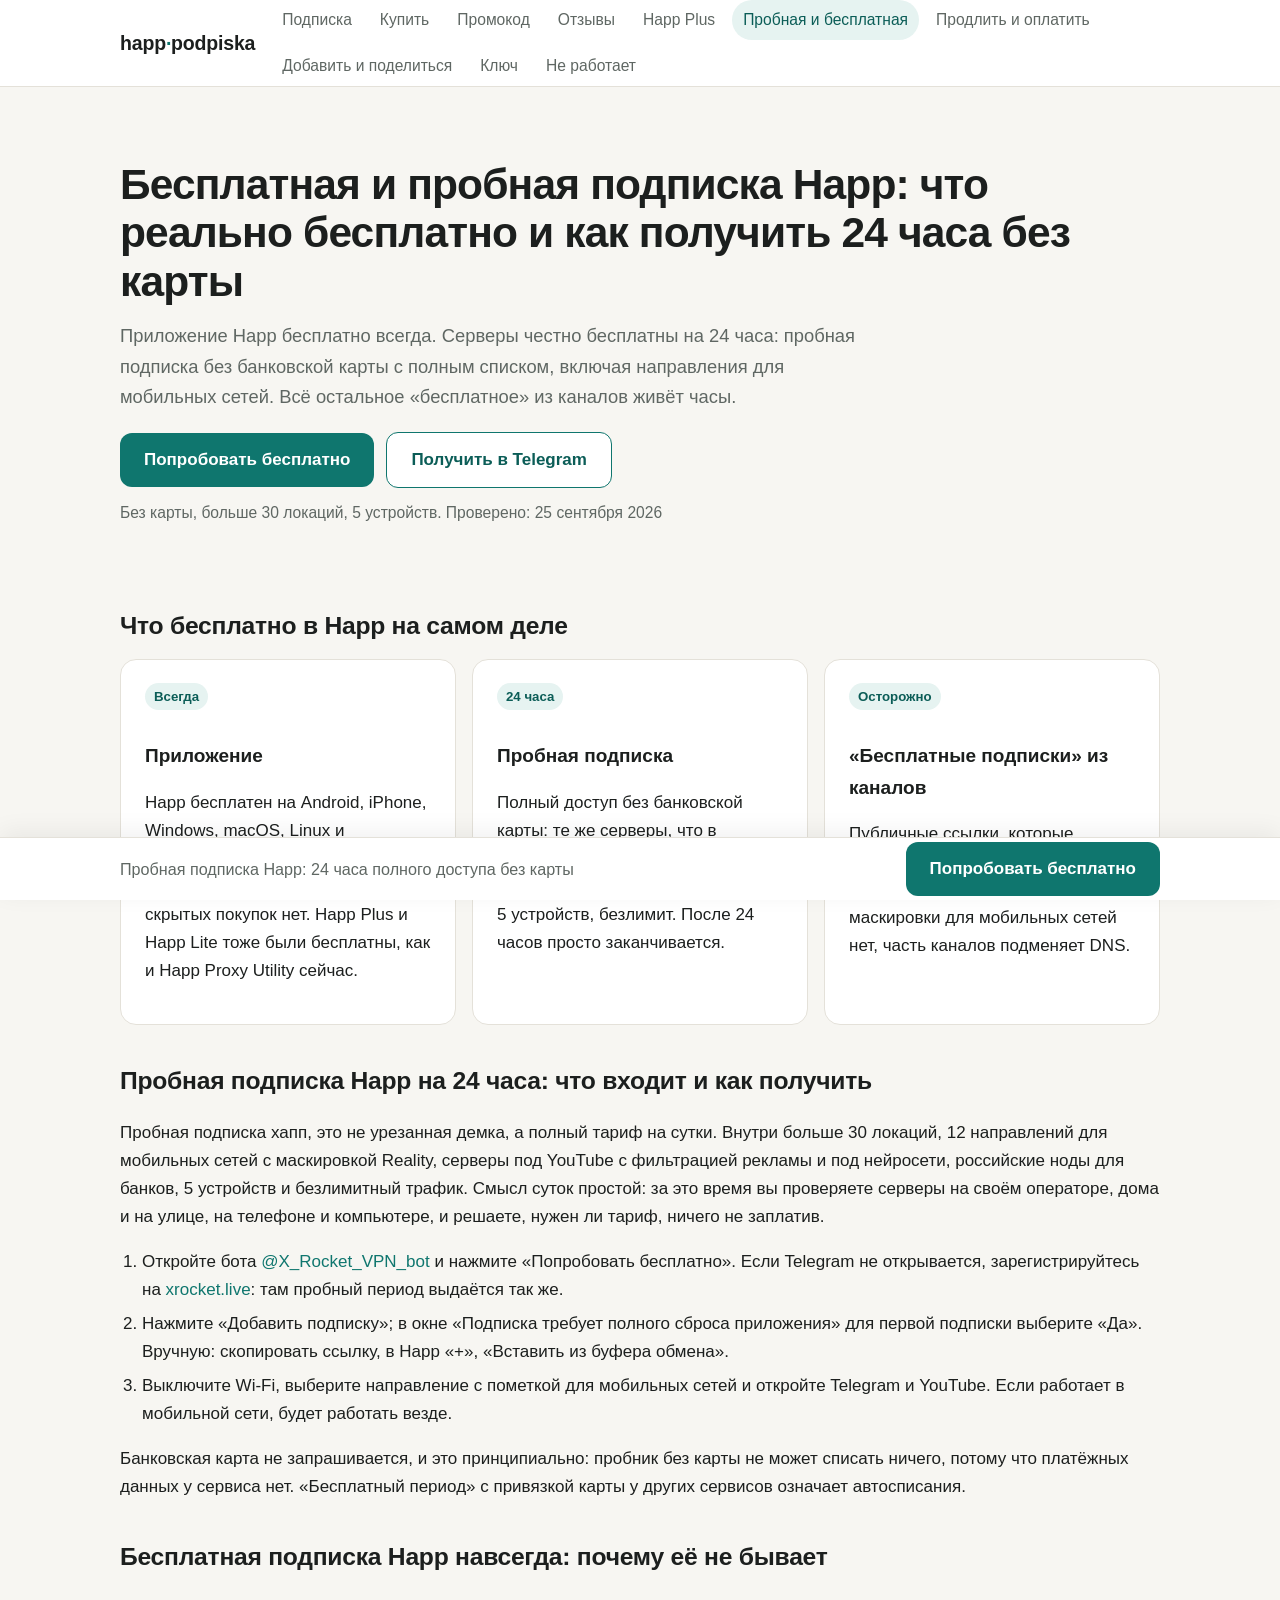
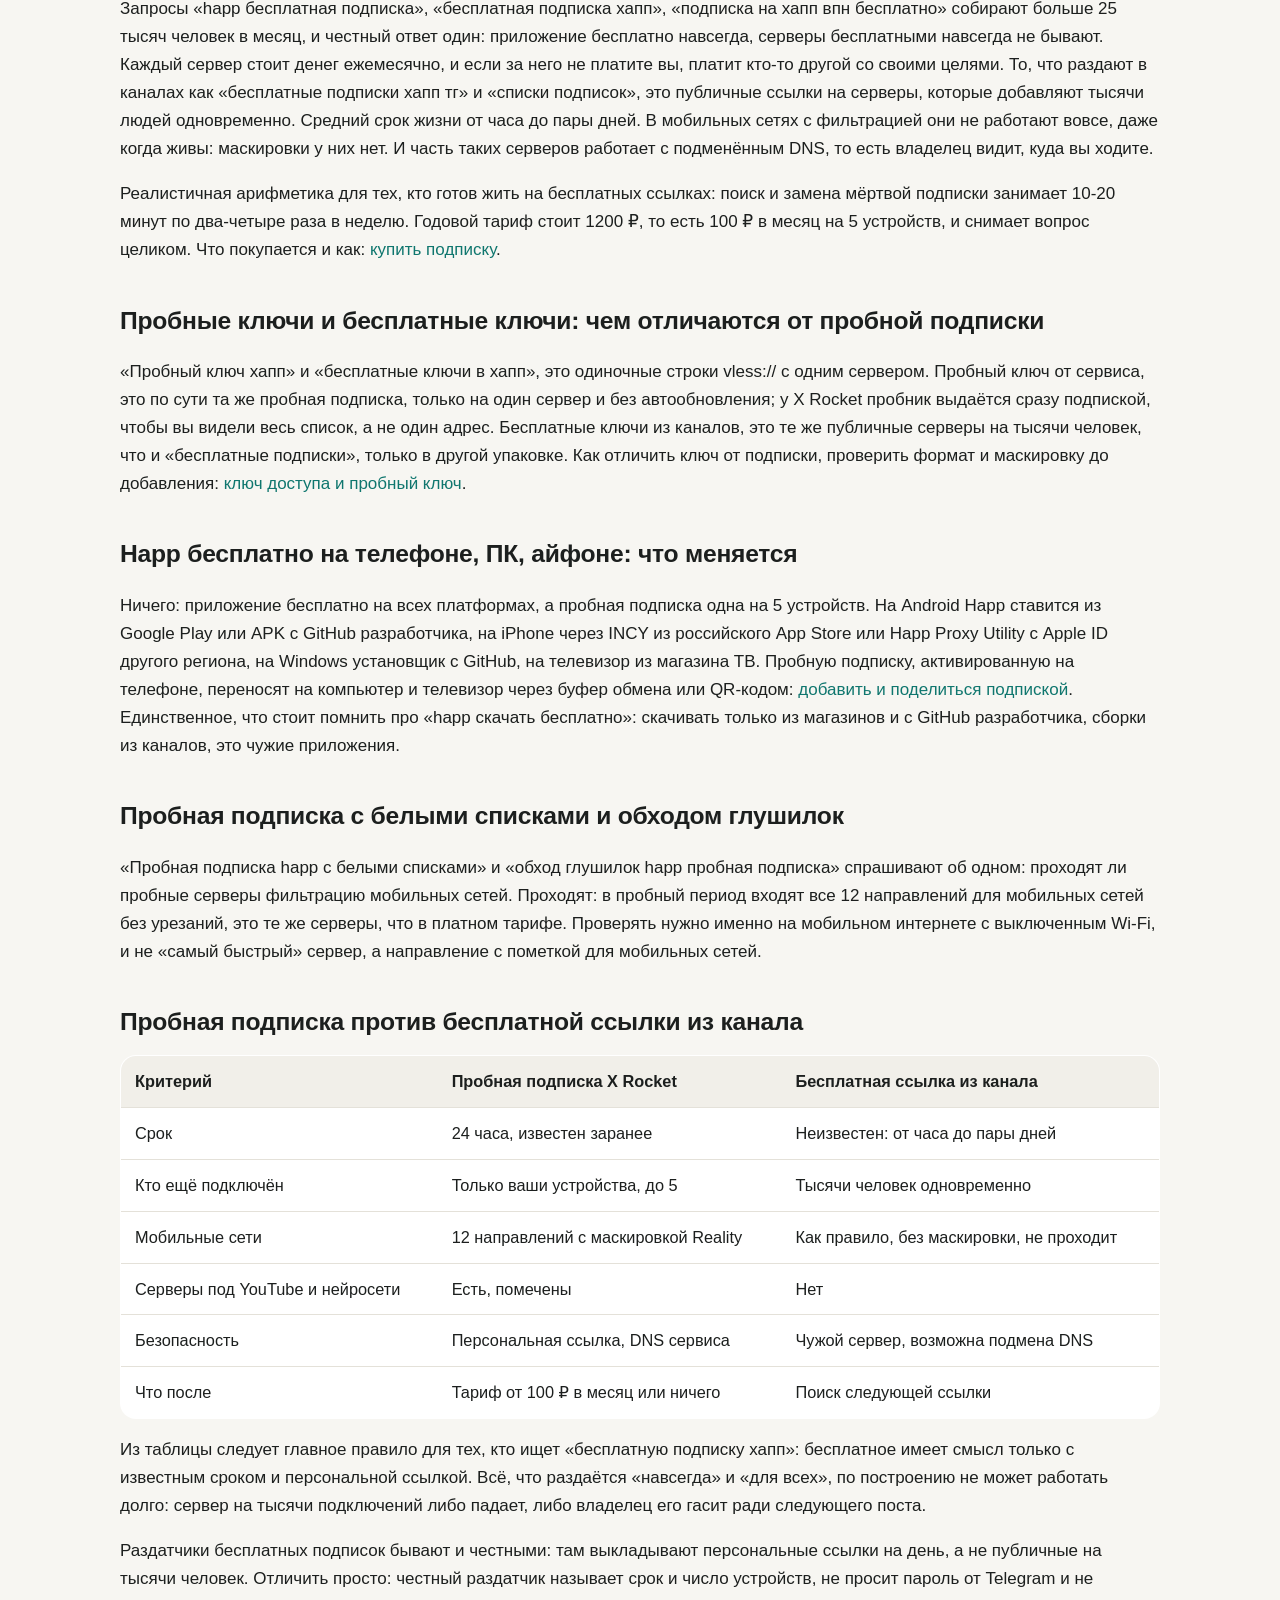
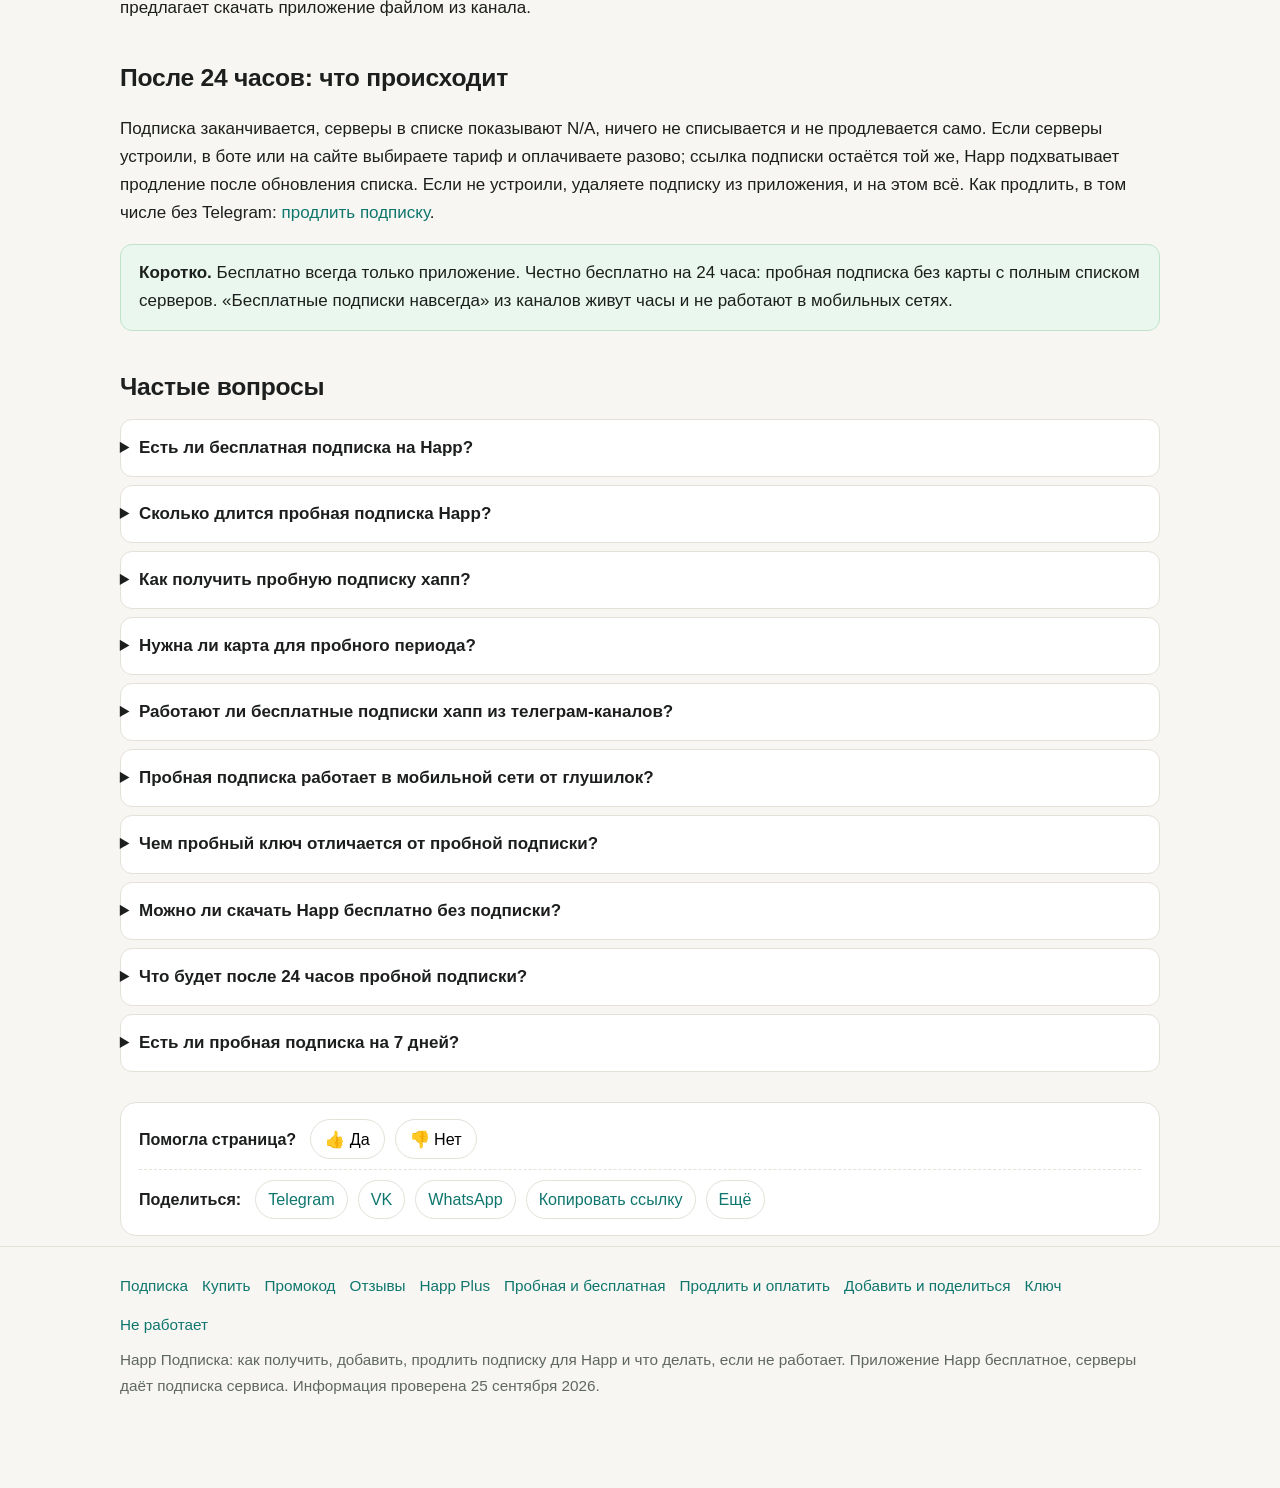
<file: besplatno.html>
<!DOCTYPE html>
<html lang="ru">
<head>
  <meta charset="utf-8">
  <meta name="viewport" content="width=device-width, initial-scale=1">
  <meta name="robots" content="index, follow, max-snippet:-1, max-image-preview:large">
  <title>Бесплатная и пробная подписка Happ: что реально бесплатно и как получить 24 часа без карты</title>
  <meta name="description" content="Бесплатная подписка Happ (хапп): приложение бесплатно всегда · пробная подписка на 24 часа без карты: что входит и как получить · почему бесплатных подписок навсегда не бывает · бесплатные подписки хапп тг и списки: что внутри · пробный ключ и бесплатные ключи · с белыми списками и от глушилок · что после 24 часов.">
  <link rel="canonical" href="https://happ-podpiska.online/besplatno">
  <meta property="og:type" content="website">
  <meta property="og:site_name" content="Happ Подписка">
  <meta property="og:locale" content="ru_RU">
  <meta property="og:title" content="Бесплатная и пробная подписка Happ: что реально бесплатно и как получить 24 часа без карты">
  <meta property="og:description" content="Бесплатная подписка Happ (хапп): приложение бесплатно всегда · пробная подписка на 24 часа без карты: что входит и как получить · почему бесплатных подписок навсегда не бывает · бесплатные подписки хапп тг и списки: что внутри · пробный ключ и бесплатные ключи · с белыми списками и от глушилок · что после 24 часов.">
  <meta property="og:url" content="https://happ-podpiska.online/besplatno">
  <meta property="og:image" content="https://happ-podpiska.online/og-image.png">
  <meta property="og:image:width" content="1200">
  <meta property="og:image:height" content="630">
  <meta name="twitter:card" content="summary_large_image">
  <link rel="icon" href="/favicon.ico" sizes="any">
  <link rel="icon" type="image/svg+xml" href="/favicon.svg">
  <link rel="icon" type="image/png" sizes="32x32" href="/favicon-32.png">
  <link rel="apple-touch-icon" href="/apple-touch-icon.png">
  <meta name="theme-color" content="#ff5e3a">
  <link rel="stylesheet" href="/styles.css">
  <script type="application/ld+json">
{
  "@context": "https://schema.org",
  "@type": "WebPage",
  "name": "Бесплатная и пробная подписка Happ: что реально бесплатно и как получить 24 часа без карты",
  "description": "Бесплатная подписка Happ (хапп): приложение бесплатно всегда · пробная подписка на 24 часа без карты: что входит и как получить · почему бесплатных подписок навсегда не бывает · бесплатные подписки хапп тг и списки: что внутри · пробный ключ и бесплатные ключи · с белыми списками и от глушилок · что после 24 часов.",
  "url": "https://happ-podpiska.online/besplatno",
  "datePublished": "2026-09-25",
  "dateModified": "2026-09-25",
  "inLanguage": "ru",
  "isPartOf": {
    "@type": "WebSite",
    "name": "Happ Подписка",
    "url": "https://happ-podpiska.online"
  }
}
  </script>
  <script type="application/ld+json">
{
  "@context": "https://schema.org",
  "@type": "FAQPage",
  "mainEntity": [
    {
      "@type": "Question",
      "name": "Есть ли бесплатная подписка на Happ?",
      "acceptedAnswer": {
        "@type": "Answer",
        "text": "Да, пробная: 24 часа полного доступа без банковской карты, все серверы, включая направления для мобильных сетей, 5 устройств. Бесплатных подписок навсегда не бывает: серверы стоят денег ежемесячно."
      }
    },
    {
      "@type": "Question",
      "name": "Сколько длится пробная подписка Happ?",
      "acceptedAnswer": {
        "@type": "Answer",
        "text": "24 часа с момента активации. Внутри всё то же, что в платном тарифе. После окончания ничего не списывается, подписка просто заканчивается."
      }
    },
    {
      "@type": "Question",
      "name": "Как получить пробную подписку хапп?",
      "acceptedAnswer": {
        "@type": "Answer",
        "text": "В боте @X_Rocket_VPN_bot нажать «Попробовать бесплатно» или зарегистрироваться на xrocket.live. Карта не нужна. Дальше «Добавить подписку» и «Да» в окне сброса."
      }
    },
    {
      "@type": "Question",
      "name": "Нужна ли карта для пробного периода?",
      "acceptedAnswer": {
        "@type": "Answer",
        "text": "Нет. Пробник без карты не может ничего списать: платёжных данных у сервиса нет. Если другой сервис просит карту «для бесплатного периода», внутри автосписания."
      }
    },
    {
      "@type": "Question",
      "name": "Работают ли бесплатные подписки хапп из телеграм-каналов?",
      "acceptedAnswer": {
        "@type": "Answer",
        "text": "Часы, реже дни: их добавляют тысячи людей, серверы не тянут и умирают. В мобильных сетях с фильтрацией они не работают вовсе, маскировки нет. Часть раздаёт серверы с подменённым DNS."
      }
    },
    {
      "@type": "Question",
      "name": "Пробная подписка работает в мобильной сети от глушилок?",
      "acceptedAnswer": {
        "@type": "Answer",
        "text": "Да: в пробный период входят все 12 направлений для мобильных сетей с маскировкой Reality. Проверять с выключенным Wi-Fi на направлении с соответствующей пометкой."
      }
    },
    {
      "@type": "Question",
      "name": "Чем пробный ключ отличается от пробной подписки?",
      "acceptedAnswer": {
        "@type": "Answer",
        "text": "Ключ, это один сервер без автообновления; подписка, весь список с автообновлением. У X Rocket пробник выдаётся подпиской, чтобы были видны все серверы сразу."
      }
    },
    {
      "@type": "Question",
      "name": "Можно ли скачать Happ бесплатно без подписки?",
      "acceptedAnswer": {
        "@type": "Answer",
        "text": "Да, приложение бесплатно и без регистрации на всех платформах. Но без подписки список серверов пустой и подключаться не к чему: подписка добавляется отдельно."
      }
    },
    {
      "@type": "Question",
      "name": "Что будет после 24 часов пробной подписки?",
      "acceptedAnswer": {
        "@type": "Answer",
        "text": "Серверы покажут N/A, списаний не будет. Если серверы устроили, выбираете тариф в боте или на сайте, ссылка остаётся той же. Если нет, удаляете подписку из приложения."
      }
    },
    {
      "@type": "Question",
      "name": "Есть ли пробная подписка на 7 дней?",
      "acceptedAnswer": {
        "@type": "Answer",
        "text": "У X Rocket пробный период 24 часа с полным доступом. Сутки полного списка серверов дают больше информации, чем неделя одного урезанного сервера: проверить дом, улицу, ПК и телевизор можно за час."
      }
    }
  ]
}
  </script>

  <meta name="yandex-verification" content="49e5f5a2c2048988">
  <!-- Yandex.Metrika counter -->
  <script type="text/javascript">
  (function(m,e,t,r,i,k,a){m[i]=m[i]||function(){(m[i].a=m[i].a||[]).push(arguments)};
  m[i].l=1*new Date();
  for (var j = 0; j < document.scripts.length; j++) {if (document.scripts[j].src === r) { return; }}
  k=e.createElement(t),a=e.getElementsByTagName(t)[0],k.async=1,k.src=r,a.parentNode.insertBefore(k,a)})
  (window, document,'script','https://mc.yandex.ru/metrika/tag.js?id=112789062', 'ym');
  ym(112789062, 'init', {ssr:true, webvisor:true, clickmap:true, ecommerce:"dataLayer", referrer: document.referrer, url: location.href, accurateTrackBounce:true, trackLinks:true});
  </script>
  <noscript><div><img src="https://mc.yandex.ru/watch/112789062" style="position:absolute; left:-9999px;" alt="" /></div></noscript>
  <!-- /Yandex.Metrika counter -->
</head>
<body data-site="https://xrocket.live/?utm_source=happ-podpiska&utm_medium=cta&utm_campaign=besplatno" data-ym="112789062">
<header class="top">
  <div class="wrap">
    <a class="logo" href="/">happ<b>·</b>podpiska</a>
    <nav class="main" aria-label="Разделы">
      <a href="/">Подписка</a>
      <a href="/kupit">Купить</a>
      <a href="/promokod">Промокод</a>
      <a href="/otzyvy">Отзывы</a>
      <a href="/happ-plus-kupit">Happ Plus</a>
      <a href="/besplatno" aria-current="page">Пробная и бесплатная</a>
      <a href="/prodlit">Продлить и оплатить</a>
      <a href="/podelitsya">Добавить и поделиться</a>
      <a href="/klyuch">Ключ</a>
      <a href="/ne-rabotaet">Не работает</a>
    </nav>
  </div>
</header>

<main class="wrap">
  <section class="hero">
    <h1>Бесплатная и пробная подписка Happ: что реально бесплатно и как получить 24 часа без карты</h1>
    <p class="lead">Приложение Happ бесплатно всегда. Серверы честно бесплатны на 24 часа: пробная подписка без банковской карты с полным списком, включая направления для мобильных сетей. Всё остальное «бесплатное» из каналов живёт часы.</p>
    <div class="cta-row">
      <a class="btn" href="https://xrocket.live/?utm_source=happ-podpiska&utm_medium=cta&utm_campaign=besplatno" target="_blank" rel="noopener" onclick="goal('site_click')">Попробовать бесплатно</a>
      <a class="btn ghost" href="https://t.me/X_Rocket_VPN_bot?start=ref-b-2" target="_blank" rel="noopener" onclick="goal('bot_click')">Получить в Telegram</a>
      <span class="note">Без карты, больше 30 локаций, 5 устройств. Проверено: 25 сентября 2026</span>
    </div>
  </section>

  <section>
    <h2>Что бесплатно в Happ на самом деле</h2>
    <div class="grid c3">
      <div class="card"><span class="tag">Всегда</span><h3>Приложение</h3><p>Happ бесплатен на Android, iPhone, Windows, macOS, Linux и телевизорах. Платной версии, подписки внутри приложения и скрытых покупок нет. Happ Plus и Happ Lite тоже были бесплатны, как и Happ Proxy Utility сейчас.</p></div>
      <div class="card"><span class="tag">24 часа</span><h3>Пробная подписка</h3><p>Полный доступ без банковской карты: те же серверы, что в платном тарифе, включая направления для мобильных сетей, 5 устройств, безлимит. После 24 часов просто заканчивается.</p></div>
      <div class="card"><span class="tag">Осторожно</span><h3>«Бесплатные подписки» из каналов</h3><p>Публичные ссылки, которые добавляют тысячи людей: серверы не тянут и умирают за день, маскировки для мобильных сетей нет, часть каналов подменяет DNS.</p></div>
    </div>
  </section>

  <section>
    <h2>Пробная подписка Happ на 24 часа: что входит и как получить</h2>
    <p>Пробная подписка хапп, это не урезанная демка, а полный тариф на сутки. Внутри больше 30 локаций, 12 направлений для мобильных сетей с маскировкой Reality, серверы под YouTube с фильтрацией рекламы и под нейросети, российские ноды для банков, 5 устройств и безлимитный трафик. Смысл суток простой: за это время вы проверяете серверы на своём операторе, дома и на улице, на телефоне и компьютере, и решаете, нужен ли тариф, ничего не заплатив.</p>
    <ol>
      <li>Откройте бота <a href="https://t.me/X_Rocket_VPN_bot?start=ref-b-2" target="_blank" rel="noopener" onclick="goal('bot_click')">@X_Rocket_VPN_bot</a> и нажмите «Попробовать бесплатно». Если Telegram не открывается, зарегистрируйтесь на <a href="https://xrocket.live/?utm_source=happ-podpiska&utm_medium=cta&utm_campaign=besplatno" target="_blank" rel="noopener" onclick="goal('site_click')">xrocket.live</a>: там пробный период выдаётся так же.</li>
      <li>Нажмите «Добавить подписку»; в окне «Подписка требует полного сброса приложения» для первой подписки выберите «Да». Вручную: скопировать ссылку, в Happ «+», «Вставить из буфера обмена».</li>
      <li>Выключите Wi-Fi, выберите направление с пометкой для мобильных сетей и откройте Telegram и YouTube. Если работает в мобильной сети, будет работать везде.</li>
    </ol>
    <p>Банковская карта не запрашивается, и это принципиально: пробник без карты не может списать ничего, потому что платёжных данных у сервиса нет. «Бесплатный период» с привязкой карты у других сервисов означает автосписания.</p>
  </section>

  <section>
    <h2>Бесплатная подписка Happ навсегда: почему её не бывает</h2>
    <p>Запросы «happ бесплатная подписка», «бесплатная подписка хапп», «подписка на хапп впн бесплатно» собирают больше 25 тысяч человек в месяц, и честный ответ один: приложение бесплатно навсегда, серверы бесплатными навсегда не бывают. Каждый сервер стоит денег ежемесячно, и если за него не платите вы, платит кто-то другой со своими целями. То, что раздают в каналах как «бесплатные подписки хапп тг» и «списки подписок», это публичные ссылки на серверы, которые добавляют тысячи людей одновременно. Средний срок жизни от часа до пары дней. В мобильных сетях с фильтрацией они не работают вовсе, даже когда живы: маскировки у них нет. И часть таких серверов работает с подменённым DNS, то есть владелец видит, куда вы ходите.</p>
    <p>Реалистичная арифметика для тех, кто готов жить на бесплатных ссылках: поиск и замена мёртвой подписки занимает 10-20 минут по два-четыре раза в неделю. Годовой тариф стоит 1200 ₽, то есть 100 ₽ в месяц на 5 устройств, и снимает вопрос целиком. Что покупается и как: <a href="/kupit">купить подписку</a>.</p>
  </section>

  <section>
    <h2>Пробные ключи и бесплатные ключи: чем отличаются от пробной подписки</h2>
    <p>«Пробный ключ хапп» и «бесплатные ключи в хапп», это одиночные строки vless:// с одним сервером. Пробный ключ от сервиса, это по сути та же пробная подписка, только на один сервер и без автообновления; у X Rocket пробник выдаётся сразу подпиской, чтобы вы видели весь список, а не один адрес. Бесплатные ключи из каналов, это те же публичные серверы на тысячи человек, что и «бесплатные подписки», только в другой упаковке. Как отличить ключ от подписки, проверить формат и маскировку до добавления: <a href="/klyuch">ключ доступа и пробный ключ</a>.</p>
  </section>

  <section>
    <h2>Happ бесплатно на телефоне, ПК, айфоне: что меняется</h2>
    <p>Ничего: приложение бесплатно на всех платформах, а пробная подписка одна на 5 устройств. На Android Happ ставится из Google Play или APK с GitHub разработчика, на iPhone через INCY из российского App Store или Happ Proxy Utility с Apple ID другого региона, на Windows установщик с GitHub, на телевизор из магазина ТВ. Пробную подписку, активированную на телефоне, переносят на компьютер и телевизор через буфер обмена или QR-кодом: <a href="/podelitsya">добавить и поделиться подпиской</a>. Единственное, что стоит помнить про «happ скачать бесплатно»: скачивать только из магазинов и с GitHub разработчика, сборки из каналов, это чужие приложения.</p>
  </section>

  <section>
    <h2>Пробная подписка с белыми списками и обходом глушилок</h2>
    <p>«Пробная подписка happ с белыми списками» и «обход глушилок happ пробная подписка» спрашивают об одном: проходят ли пробные серверы фильтрацию мобильных сетей. Проходят: в пробный период входят все 12 направлений для мобильных сетей без урезаний, это те же серверы, что в платном тарифе. Проверять нужно именно на мобильном интернете с выключенным Wi-Fi, и не «самый быстрый» сервер, а направление с пометкой для мобильных сетей.</p>
  </section>

  <section>
    <h2>Пробная подписка против бесплатной ссылки из канала</h2>
    <div class="table-wrap"><table>
      <tr><th>Критерий</th><th>Пробная подписка X Rocket</th><th>Бесплатная ссылка из канала</th></tr>
      <tr><td>Срок</td><td>24 часа, известен заранее</td><td>Неизвестен: от часа до пары дней</td></tr>
      <tr><td>Кто ещё подключён</td><td>Только ваши устройства, до 5</td><td>Тысячи человек одновременно</td></tr>
      <tr><td>Мобильные сети</td><td>12 направлений с маскировкой Reality</td><td>Как правило, без маскировки, не проходит</td></tr>
      <tr><td>Серверы под YouTube и нейросети</td><td>Есть, помечены</td><td>Нет</td></tr>
      <tr><td>Безопасность</td><td>Персональная ссылка, DNS сервиса</td><td>Чужой сервер, возможна подмена DNS</td></tr>
      <tr><td>Что после</td><td>Тариф от 100 ₽ в месяц или ничего</td><td>Поиск следующей ссылки</td></tr>
    </table></div>
    <p>Из таблицы следует главное правило для тех, кто ищет «бесплатную подписку хапп»: бесплатное имеет смысл только с известным сроком и персональной ссылкой. Всё, что раздаётся «навсегда» и «для всех», по построению не может работать долго: сервер на тысячи подключений либо падает, либо владелец его гасит ради следующего поста.</p>
    <p>Раздатчики бесплатных подписок бывают и честными: там выкладывают персональные ссылки на день, а не публичные на тысячи человек. Отличить просто: честный раздатчик называет срок и число устройств, не просит пароль от Telegram и не предлагает скачать приложение файлом из канала.</p>
  </section>

  <section>
    <h2>После 24 часов: что происходит</h2>
    <p>Подписка заканчивается, серверы в списке показывают N/A, ничего не списывается и не продлевается само. Если серверы устроили, в боте или на сайте выбираете тариф и оплачиваете разово; ссылка подписки остаётся той же, Happ подхватывает продление после обновления списка. Если не устроили, удаляете подписку из приложения, и на этом всё. Как продлить, в том числе без Telegram: <a href="/prodlit">продлить подписку</a>.</p>
    <div class="ok-box"><b>Коротко.</b> Бесплатно всегда только приложение. Честно бесплатно на 24 часа: пробная подписка без карты с полным списком серверов. «Бесплатные подписки навсегда» из каналов живут часы и не работают в мобильных сетях.</div>
  </section>


  <section id="faq">
    <h2>Частые вопросы</h2>
    <div class="faq">
      <details>
        <summary>Есть ли бесплатная подписка на Happ?</summary>
        <p>Да, пробная: 24 часа полного доступа без банковской карты, все серверы, включая направления для мобильных сетей, 5 устройств. Бесплатных подписок навсегда не бывает: серверы стоят денег ежемесячно.</p>
      </details>
      <details>
        <summary>Сколько длится пробная подписка Happ?</summary>
        <p>24 часа с момента активации. Внутри всё то же, что в платном тарифе. После окончания ничего не списывается, подписка просто заканчивается.</p>
      </details>
      <details>
        <summary>Как получить пробную подписку хапп?</summary>
        <p>В боте @X_Rocket_VPN_bot нажать «Попробовать бесплатно» или зарегистрироваться на xrocket.live. Карта не нужна. Дальше «Добавить подписку» и «Да» в окне сброса.</p>
      </details>
      <details>
        <summary>Нужна ли карта для пробного периода?</summary>
        <p>Нет. Пробник без карты не может ничего списать: платёжных данных у сервиса нет. Если другой сервис просит карту «для бесплатного периода», внутри автосписания.</p>
      </details>
      <details>
        <summary>Работают ли бесплатные подписки хапп из телеграм-каналов?</summary>
        <p>Часы, реже дни: их добавляют тысячи людей, серверы не тянут и умирают. В мобильных сетях с фильтрацией они не работают вовсе, маскировки нет. Часть раздаёт серверы с подменённым DNS.</p>
      </details>
      <details>
        <summary>Пробная подписка работает в мобильной сети от глушилок?</summary>
        <p>Да: в пробный период входят все 12 направлений для мобильных сетей с маскировкой Reality. Проверять с выключенным Wi-Fi на направлении с соответствующей пометкой.</p>
      </details>
      <details>
        <summary>Чем пробный ключ отличается от пробной подписки?</summary>
        <p>Ключ, это один сервер без автообновления; подписка, весь список с автообновлением. У X Rocket пробник выдаётся подпиской, чтобы были видны все серверы сразу.</p>
      </details>
      <details>
        <summary>Можно ли скачать Happ бесплатно без подписки?</summary>
        <p>Да, приложение бесплатно и без регистрации на всех платформах. Но без подписки список серверов пустой и подключаться не к чему: подписка добавляется отдельно.</p>
      </details>
      <details>
        <summary>Что будет после 24 часов пробной подписки?</summary>
        <p>Серверы покажут N/A, списаний не будет. Если серверы устроили, выбираете тариф в боте или на сайте, ссылка остаётся той же. Если нет, удаляете подписку из приложения.</p>
      </details>
      <details>
        <summary>Есть ли пробная подписка на 7 дней?</summary>
        <p>У X Rocket пробный период 24 часа с полным доступом. Сутки полного списка серверов дают больше информации, чем неделя одного урезанного сервера: проверить дом, улицу, ПК и телевизор можно за час.</p>
      </details>
    </div>
  </section>

  <div class="fb" aria-label="Оценка статьи">
    <div class="fb-row"><span class="fb-q">Помогла страница?</span><button type="button" class="fb-btn" data-v="yes">👍 Да</button><button type="button" class="fb-btn" data-v="no">👎 Нет</button><span class="fb-thanks"></span></div>
    <div class="fb-row fb-share"><span class="fb-q">Поделиться:</span><a data-share="tg" href="https://t.me/share/url?url=https%3A%2F%2Fhapp-podpiska.online%2Fbesplatno&text=%D0%91%D0%B5%D1%81%D0%BF%D0%BB%D0%B0%D1%82%D0%BD%D0%B0%D1%8F%20%D0%B8%20%D0%BF%D1%80%D0%BE%D0%B1%D0%BD%D0%B0%D1%8F%20%D0%BF%D0%BE%D0%B4%D0%BF%D0%B8%D1%81%D0%BA%D0%B0%20Happ%3A%20%D1%87%D1%82%D0%BE%20%D1%80%D0%B5%D0%B0%D0%BB%D1%8C%D0%BD%D0%BE%20%D0%B1%D0%B5%D1%81%D0%BF%D0%BB%D0%B0%D1%82%D0%BD%D0%BE%20%D0%B8%20%D0%BA%D0%B0%D0%BA%20%D0%BF%D0%BE%D0%BB%D1%83%D1%87%D0%B8%D1%82%D1%8C%2024%20%D1%87%D0%B0%D1%81%D0%B0%20%D0%B1%D0%B5%D0%B7%20%D0%BA%D0%B0%D1%80%D1%82%D1%8B" target="_blank" rel="noopener">Telegram</a><a data-share="vk" href="https://vk.com/share.php?url=https%3A%2F%2Fhapp-podpiska.online%2Fbesplatno&title=%D0%91%D0%B5%D1%81%D0%BF%D0%BB%D0%B0%D1%82%D0%BD%D0%B0%D1%8F%20%D0%B8%20%D0%BF%D1%80%D0%BE%D0%B1%D0%BD%D0%B0%D1%8F%20%D0%BF%D0%BE%D0%B4%D0%BF%D0%B8%D1%81%D0%BA%D0%B0%20Happ%3A%20%D1%87%D1%82%D0%BE%20%D1%80%D0%B5%D0%B0%D0%BB%D1%8C%D0%BD%D0%BE%20%D0%B1%D0%B5%D1%81%D0%BF%D0%BB%D0%B0%D1%82%D0%BD%D0%BE%20%D0%B8%20%D0%BA%D0%B0%D0%BA%20%D0%BF%D0%BE%D0%BB%D1%83%D1%87%D0%B8%D1%82%D1%8C%2024%20%D1%87%D0%B0%D1%81%D0%B0%20%D0%B1%D0%B5%D0%B7%20%D0%BA%D0%B0%D1%80%D1%82%D1%8B" target="_blank" rel="noopener">VK</a><a data-share="wa" href="https://api.whatsapp.com/send?text=%D0%91%D0%B5%D1%81%D0%BF%D0%BB%D0%B0%D1%82%D0%BD%D0%B0%D1%8F%20%D0%B8%20%D0%BF%D1%80%D0%BE%D0%B1%D0%BD%D0%B0%D1%8F%20%D0%BF%D0%BE%D0%B4%D0%BF%D0%B8%D1%81%D0%BA%D0%B0%20Happ%3A%20%D1%87%D1%82%D0%BE%20%D1%80%D0%B5%D0%B0%D0%BB%D1%8C%D0%BD%D0%BE%20%D0%B1%D0%B5%D1%81%D0%BF%D0%BB%D0%B0%D1%82%D0%BD%D0%BE%20%D0%B8%20%D0%BA%D0%B0%D0%BA%20%D0%BF%D0%BE%D0%BB%D1%83%D1%87%D0%B8%D1%82%D1%8C%2024%20%D1%87%D0%B0%D1%81%D0%B0%20%D0%B1%D0%B5%D0%B7%20%D0%BA%D0%B0%D1%80%D1%82%D1%8B%0Ahttps%3A%2F%2Fhapp-podpiska.online%2Fbesplatno" target="_blank" rel="noopener">WhatsApp</a><a data-share="copy" href="#">Копировать ссылку</a><a data-share="native" href="#" hidden>Ещё</a></div>
  </div>
</main>

<footer>
  <div class="wrap">
    <div class="links">
      <a href="/">Подписка</a>
      <a href="/kupit">Купить</a>
      <a href="/promokod">Промокод</a>
      <a href="/otzyvy">Отзывы</a>
      <a href="/happ-plus-kupit">Happ Plus</a>
      <a href="/besplatno">Пробная и бесплатная</a>
      <a href="/prodlit">Продлить и оплатить</a>
      <a href="/podelitsya">Добавить и поделиться</a>
      <a href="/klyuch">Ключ</a>
      <a href="/ne-rabotaet">Не работает</a>
    </div>
    <div>Happ Подписка: как получить, добавить, продлить подписку для Happ и что делать, если не работает. Приложение Happ бесплатное, серверы даёт подписка сервиса. Информация проверена 25 сентября 2026.</div>
  </div>
</footer>

<div class="sticky">
  <div class="wrap">
    <span>Пробная подписка Happ: 24 часа полного доступа без карты</span>
    <a class="btn" href="https://xrocket.live/?utm_source=happ-podpiska&utm_medium=cta&utm_campaign=besplatno" target="_blank" rel="noopener" onclick="goal('sticky_click')">Попробовать бесплатно</a>
  </div>
</div>
<script>

function goal(n){try{ym(112789062,'reachGoal',n);}catch(e){}}
/* configurator */
(function(){
  var dev=null, goal_=null, box=document.getElementById('cfg'); if(!box) return;
  var R={
    android:[['Установите Happ из Google Play (com.happproxy) или APK с GitHub разработчика','2 мин'],['Активируйте пробную подписку на 24 часа без карты','1 мин'],['Нажмите «Добавить подписку», в окне сброса выберите «Да»','1 мин']],
    iphone:[['Установите INCY из российского App Store или Happ Proxy Utility через Apple ID другого региона','3 мин'],['Активируйте пробную подписку на 24 часа без карты','1 мин'],['Добавьте подписку кнопкой и разрешите VPN-профиль','1 мин']],
    pc:[['Скачайте установщик с GitHub разработчика, пройдите SmartScreen','3 мин'],['Активируйте пробную подписку на 24 часа без карты','1 мин'],['Запустите Happ от имени администратора, добавьте подписку через «+»','2 мин']],
    tv:[['Установите Happ из магазина телевизора','3 мин'],['Активируйте подписку на телефоне','1 мин'],['Отсканируйте QR-код подписки камерой в приложении на ТВ','1 мин']]
  };
  var X={mobile:['Выберите направление с пометкой для мобильных сетей','30 сек'],banks:['Включите российскую ноду или добавьте банки в исключения','1 мин'],video:['Выберите сервер с пометкой под YouTube','30 сек'],ai:['Выберите сервер с пометкой под нейросети','30 сек'],fast:['Выберите сервер с наименьшим пингом и подключитесь','30 сек']};
  function pick(id,cb){var el=document.getElementById(id);el.addEventListener('click',function(e){var b=e.target.closest('.chip');if(!b)return;el.querySelectorAll('.chip').forEach(function(x){x.classList.remove('sel')});b.classList.add('sel');cb(b.dataset.v);render();goal('cfg_pick');});}
  pick('cfgDev',function(v){dev=v});pick('cfgGoal',function(v){goal_=v});
  function render(){if(!dev||!goal_)return;var steps=R[dev].concat([X[goal_]]);var out=document.getElementById('cfgOut');
    out.innerHTML='<div class="w-label">Ваш маршрут: '+steps.length+' шага</div>'+steps.map(function(s,i){return '<div class="rstep"><span class="n">'+String(i+1).padStart(2,'0')+'</span><span>'+s[0]+'<em>'+s[1]+'</em></span></div>'}).join('')
    +'<div class="cta-row" style="margin-top:14px"><a class="btn" href="'+document.body.dataset.site+'" target="_blank" rel="noopener" onclick="goal(\'site_click\')">Попробовать бесплатно</a><span class="note">пробный период 24 часа, без карты</span></div>';
    out.classList.add('show');}
})();
/* diagnost */
(function(){
  var body=document.getElementById('wzBody'); if(!body) return;
  var back=document.getElementById('wzBack'), crumbs=document.getElementById('wzCrumbs');
  var tree={q:'Что происходит с подпиской?',opts:[
    {t:'Список серверов пустой',a:{h:'Подписка не добавлена',p:'Happ без подписки пуст по конструкции. Активируйте пробную подписку и нажмите «Добавить подписку»: список загрузится сам. Если ссылка вставлена вручную, проверьте, что скопировали её целиком.'}},
    {t:'Напротив серверов N/A',n:{q:'N/A у всех или у части?',opts:[
      {t:'У всех сразу',a:{h:'Подписка истекла или список устарел',p:'Откройте карточку подписки в Happ и нажмите обновление списка; проверьте срок в боте. Пробная подписка действует 24 часа, после этого нужен тариф. После продления обновите список ещё раз.'}},
      {t:'Только у некоторых',a:{h:'Отдельные направления прилегли',p:'Обычная ротация серверов: выберите соседний с живым пингом, сервис заменит упавшие в течение часов. Если N/A у одиночного бесплатного ключа, он умер насовсем.'}}]}},
    {t:'Кнопка крутится, подключения нет',n:{q:'На каком устройстве?',opts:[
      {t:'Windows',a:{h:'Запустите Happ от имени администратора',p:'Без прав администратора не создаётся TUN-адаптер. Правый клик по ярлыку, «Запуск от имени администратора», затем галочка в свойствах ярлыка навсегда. Второй кандидат: другой VPN-клиент или антивирус.'}},
      {t:'Android или iPhone',a:{h:'Конфликт клиентов или сервер',p:'Закройте другие VPN-приложения, переключите сервер. На Android снимите ограничения батареи для Happ; на iPhone подтвердите VPN-профиль в настройках.'}}]}},
    {t:'Дома работает, в мобильной сети нет',a:{h:'Оператор фильтрует жёстче',p:'В мобильной сети во время ограничений проходят только серверы с маскировкой. Выберите направление с пометкой для мобильных сетей: в подписке их двенадцать, и они входят в пробный период.'}},
    {t:'Подключено, но Telegram, YouTube или банки не работают',a:{h:'Сервер не под задачу или маршрутизация',p:'Для YouTube нужен сервер под видео, для нейросетей под нейросети, для Telegram выключите прокси в его настройках. Если не открываются банки, включите российскую ноду или добавьте их в исключения.'}}
  ]};
  var stack=[tree];
  function render(){var cur=stack[stack.length-1];back.hidden=stack.length<2;
    if(cur.a){crumbs.textContent='РЕШЕНИЕ';body.innerHTML='<div class="answer"><b>'+cur.a.h+'</b>'+cur.a.p+'</div>';return;}
    crumbs.textContent='ШАГ '+stack.length;body.innerHTML='<div style="font-weight:700;margin-bottom:10px">'+cur.q+'</div><div class="opts">'+cur.opts.map(function(o,i){return '<button type="button" class="opt" data-i="'+i+'">'+o.t+'</button>'}).join('')+'</div>';}
  body.addEventListener('click',function(e){var b=e.target.closest('.opt');if(!b)return;var o=stack[stack.length-1].opts[+b.dataset.i];stack.push(o.n||o);render();goal('wizard_step');});
  back.addEventListener('click',function(){stack.pop();render();}); render();
})();
/* checklist */
(function(){
  var box=document.getElementById('ck'); if(!box) return;
  var bar=document.getElementById('ckBar'), txt=document.getElementById('ckTxt'), items=box.querySelectorAll('input');
  items.forEach(function(i){try{if(localStorage.getItem('hp_'+i.dataset.k)==='1'){i.checked=true;i.closest('.ck').classList.add('done');}}catch(e){}
    i.addEventListener('change',function(){i.closest('.ck').classList.toggle('done',i.checked);try{localStorage.setItem('hp_'+i.dataset.k,i.checked?'1':'0');}catch(e){}upd();goal('checklist_tick');});});
  function upd(){var d=[].filter.call(items,function(i){return i.checked}).length;bar.style.width=(d/items.length*100)+'%';txt.textContent=d+' из '+items.length+' выполнено';} upd();
})();
/* key checker */
(function(){
  var inp=document.getElementById('kin'); if(!inp) return; var res=document.getElementById('kres');
  inp.addEventListener('input',function(){var v=inp.value.trim(); if(!v){res.innerHTML='';return;}
    var m=v.match(/^(vless|vmess|trojan|ss|https?):\/\//i); if(!m){res.innerHTML='<div class="note-box">Это не похоже на ключ или ссылку подписки: строка должна начинаться с vless://, ss://, trojan://, vmess:// или https://</div>';return;}
    var proto=m[1].toLowerCase(); var rows=[];
    if(proto==='https'||proto==='http'){rows.push(['Тип','Ссылка подписки (список серверов с автообновлением)']);rows.push(['Что делать','Вставить через «+» в Happ, список загрузится сам']);}
    else{rows.push(['Тип','Одиночный ключ, протокол '+proto.toUpperCase()]);
      var host=(v.match(/@([^:\/?#]+)/)||[])[1]; if(host)rows.push(['Сервер',host]);
      var name=decodeURIComponent((v.split('#')[1]||'').trim()); if(name)rows.push(['Имя',name]);
      var rea=/security=reality/i.test(v); rows.push(['Маскировка',rea?'Reality: подходит для мобильных сетей':'нет Reality: в мобильной сети с фильтрацией может не работать']);
      if(!/#/.test(v))rows.push(['Внимание','Нет имени после «#»: возможно, ключ скопирован не целиком']);}
    res.innerHTML=rows.map(function(r){return '<div class="row"><b>'+r[0]+'</b><span>'+r[1]+'</span></div>'}).join('')+'<div class="pr">Проверка формата в браузере, никуда не отправляется и не подключается</div>'; goal('key_check');});
})();

</script>
<script src="/feedback.js" defer></script>
</body>
</html>
</file>
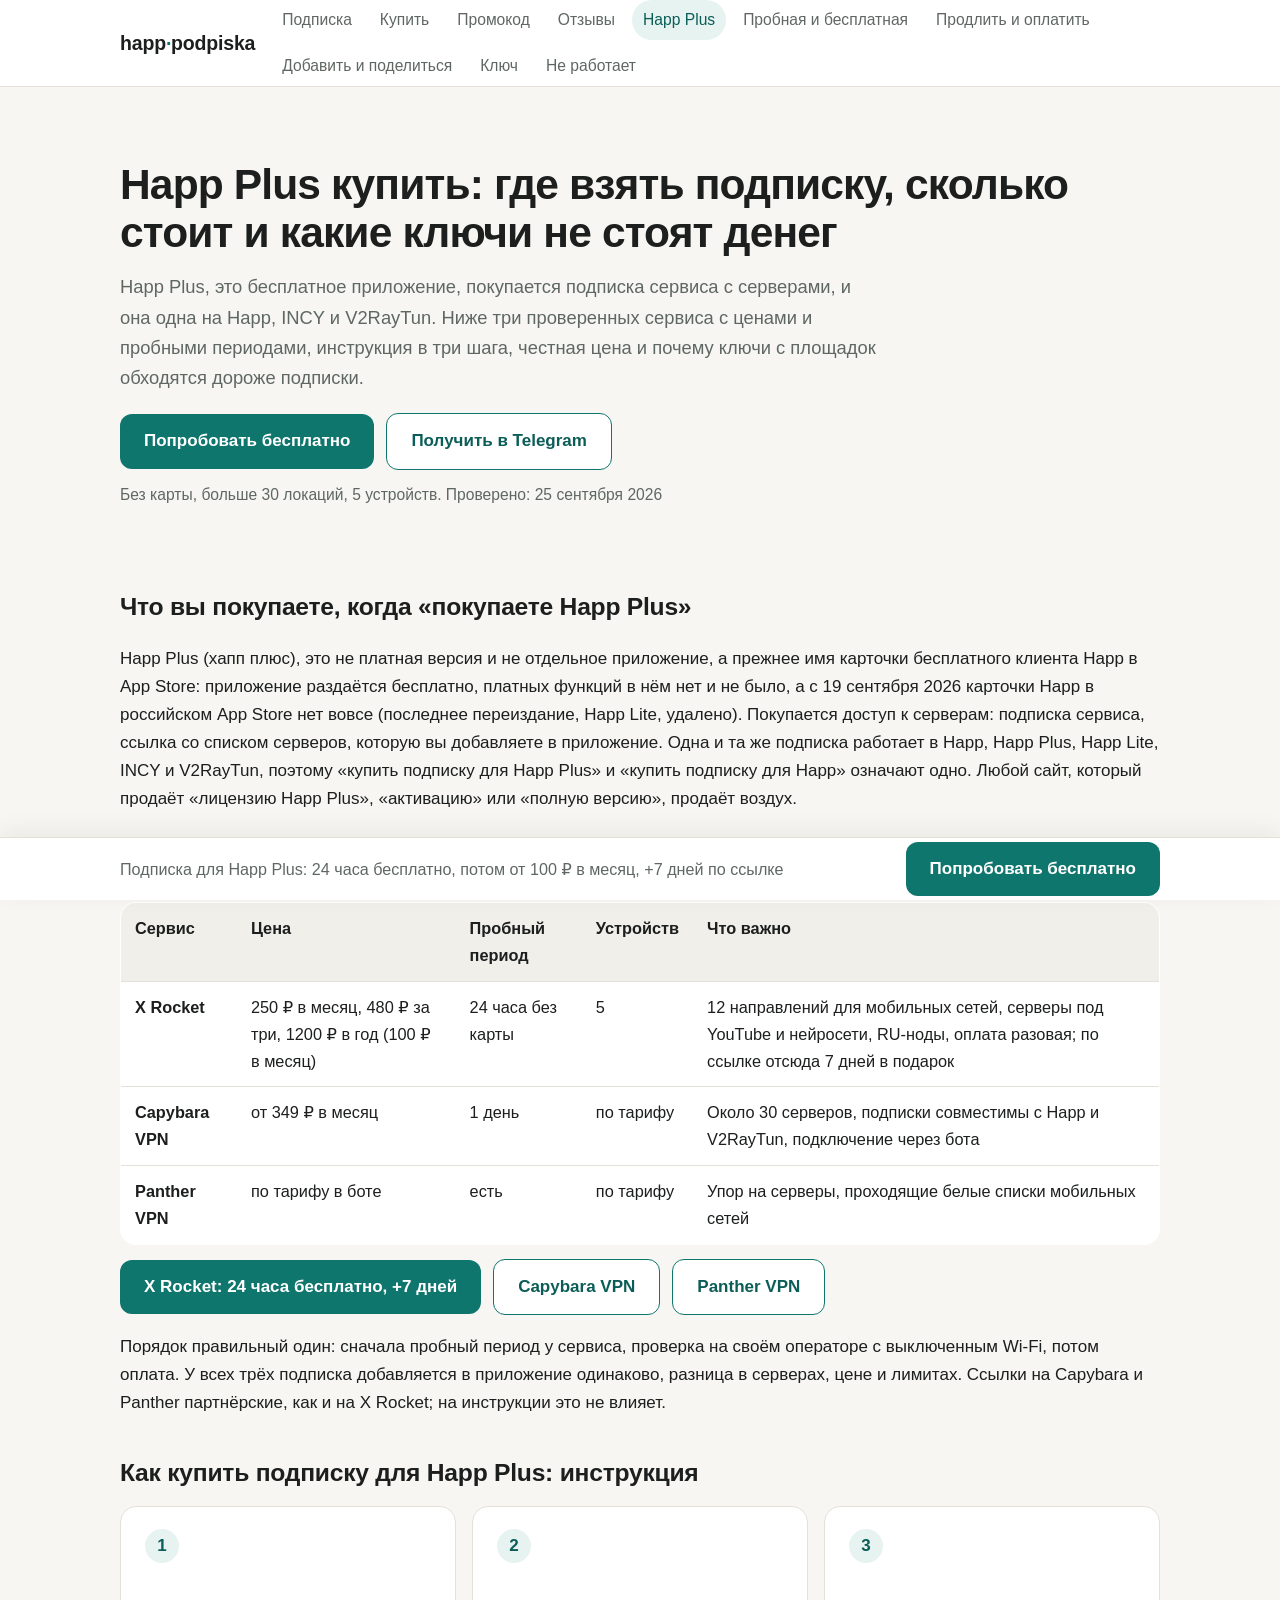
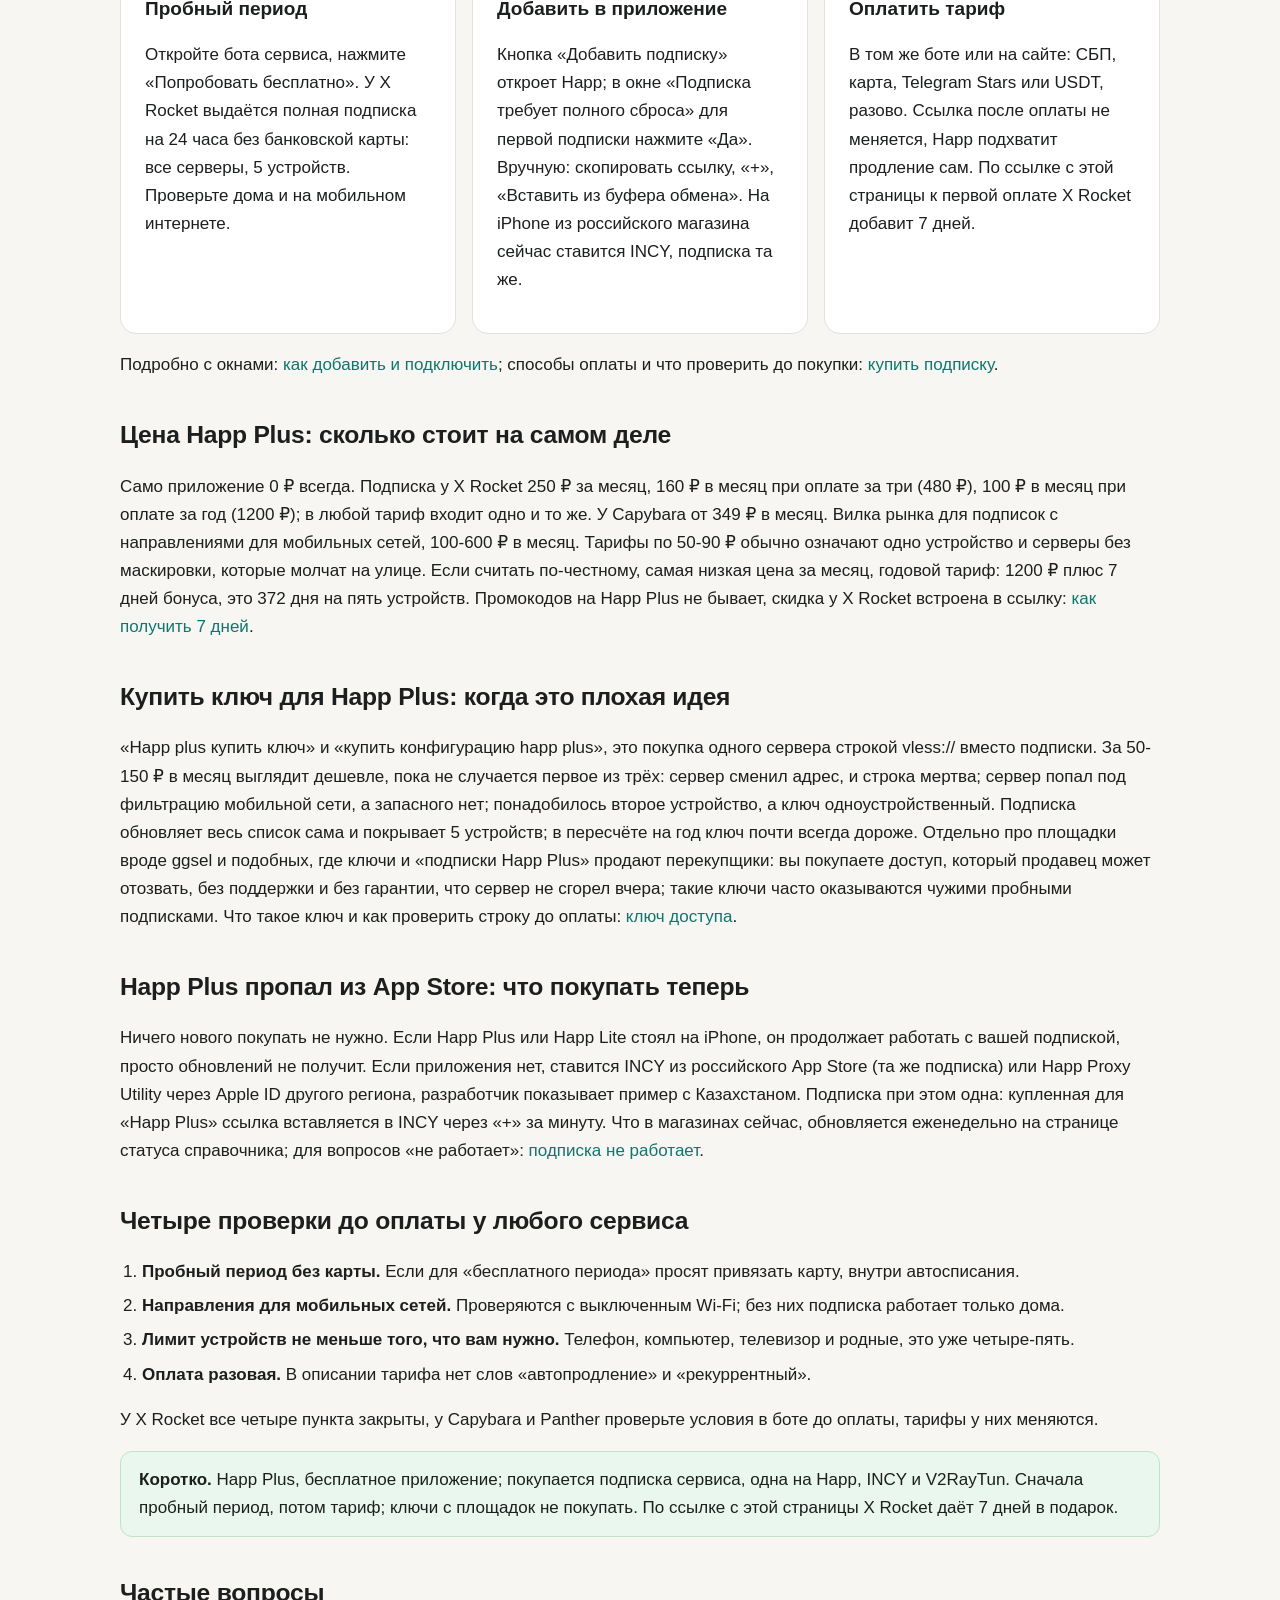
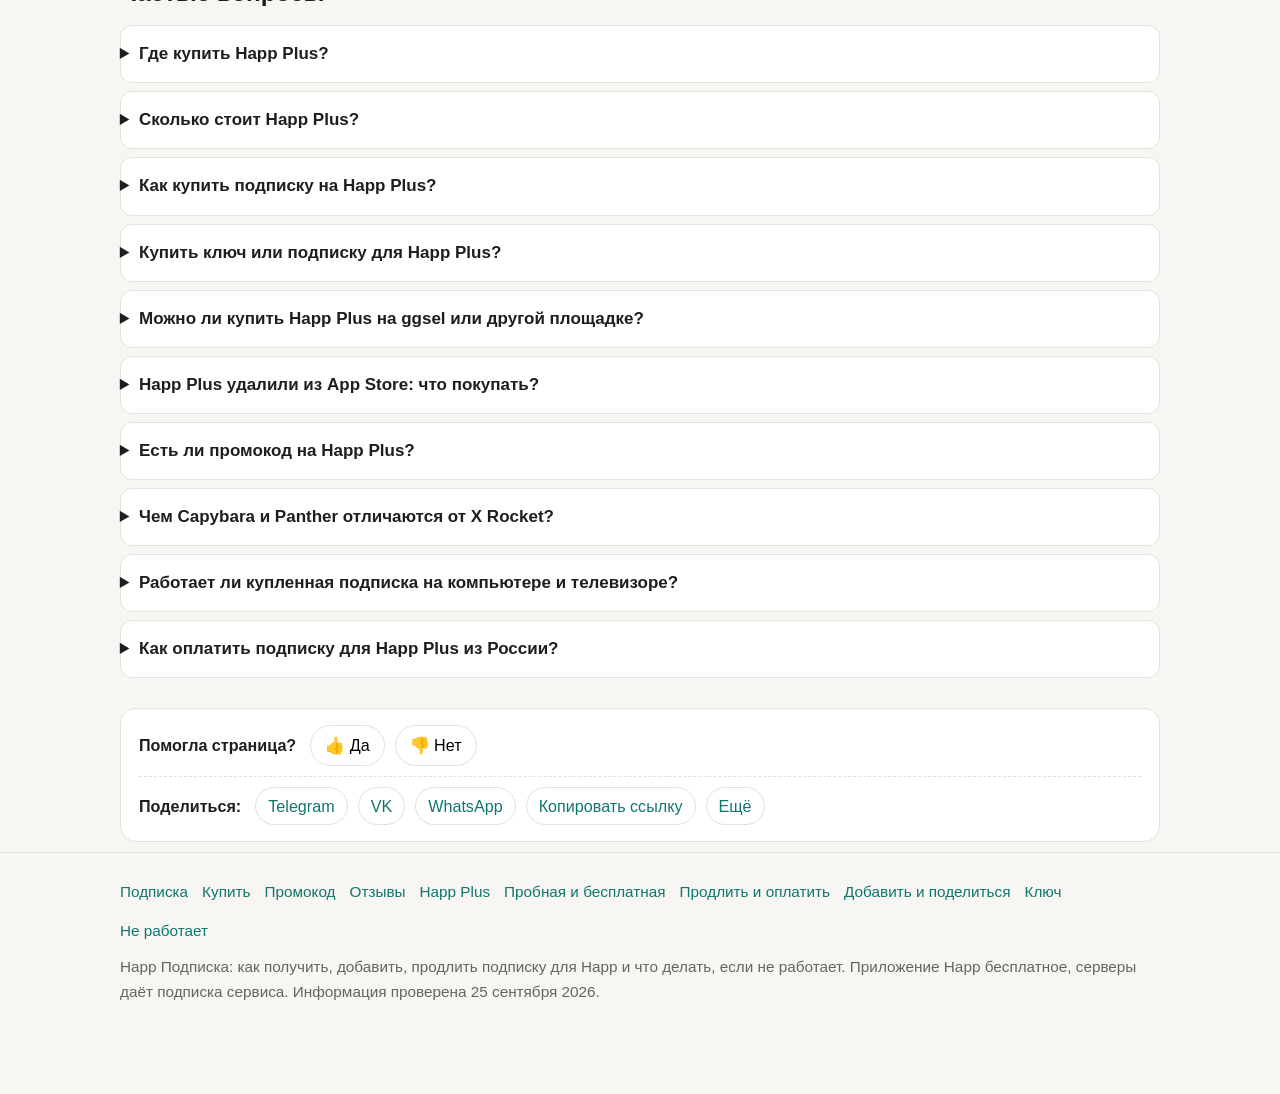
<file: happ-plus-kupit.html>
<!DOCTYPE html>
<html lang="ru">
<head>
  <meta charset="utf-8">
  <meta name="viewport" content="width=device-width, initial-scale=1">
  <meta name="robots" content="index, follow, max-snippet:-1, max-image-preview:large">
  <title>Happ Plus купить: где взять подписку, сколько стоит и почему ключи с площадок не стоят денег (2026)</title>
  <meta name="description" content="Happ Plus купить: приложение бесплатное, покупается подписка · где купить: X Rocket (24 часа без карты, +7 дней по ссылке), Capybara, Panther, сравнение таблицей · инструкция в три шага · цена Happ Plus честно · купить ключ или конфигурацию: когда плохая идея, ggsel · Happ Plus пропал из App Store: что покупать · четыре проверки до оплаты.">
  <link rel="canonical" href="https://happ-podpiska.online/happ-plus-kupit">
  <meta property="og:type" content="website">
  <meta property="og:site_name" content="Happ Подписка">
  <meta property="og:locale" content="ru_RU">
  <meta property="og:title" content="Happ Plus купить: где взять подписку, сколько стоит и почему ключи с площадок не стоят денег (2026)">
  <meta property="og:description" content="Happ Plus купить: приложение бесплатное, покупается подписка · где купить: X Rocket (24 часа без карты, +7 дней по ссылке), Capybara, Panther, сравнение таблицей · инструкция в три шага · цена Happ Plus честно · купить ключ или конфигурацию: когда плохая идея, ggsel · Happ Plus пропал из App Store: что покупать · четыре проверки до оплаты.">
  <meta property="og:url" content="https://happ-podpiska.online/happ-plus-kupit">
  <meta property="og:image" content="https://happ-podpiska.online/og-image.png">
  <meta property="og:image:width" content="1200">
  <meta property="og:image:height" content="630">
  <meta name="twitter:card" content="summary_large_image">
  <link rel="icon" href="/favicon.ico" sizes="any">
  <link rel="icon" type="image/svg+xml" href="/favicon.svg">
  <link rel="icon" type="image/png" sizes="32x32" href="/favicon-32.png">
  <link rel="apple-touch-icon" href="/apple-touch-icon.png">
  <meta name="theme-color" content="#ff5e3a">
  <link rel="stylesheet" href="/styles.css">
  <script type="application/ld+json">
{
  "@context": "https://schema.org",
  "@type": "WebPage",
  "name": "Happ Plus купить: где взять подписку, сколько стоит и почему ключи с площадок не стоят денег (2026)",
  "description": "Happ Plus купить: приложение бесплатное, покупается подписка · где купить: X Rocket (24 часа без карты, +7 дней по ссылке), Capybara, Panther, сравнение таблицей · инструкция в три шага · цена Happ Plus честно · купить ключ или конфигурацию: когда плохая идея, ggsel · Happ Plus пропал из App Store: что покупать · четыре проверки до оплаты.",
  "url": "https://happ-podpiska.online/happ-plus-kupit",
  "datePublished": "2026-09-25",
  "dateModified": "2026-09-25",
  "inLanguage": "ru",
  "isPartOf": {
    "@type": "WebSite",
    "name": "Happ Подписка",
    "url": "https://happ-podpiska.online"
  }
}
  </script>
  <script type="application/ld+json">
{
  "@context": "https://schema.org",
  "@type": "FAQPage",
  "mainEntity": [
    {
      "@type": "Question",
      "name": "Где купить Happ Plus?",
      "acceptedAnswer": {
        "@type": "Answer",
        "text": "Само приложение бесплатное, покупать его не нужно. Покупается подписка сервиса: X Rocket (24 часа бесплатно, от 100 ₽ в месяц на год, 5 устройств), Capybara VPN (от 349 ₽) или Panther VPN. Подписка добавляется в приложение одной кнопкой."
      }
    },
    {
      "@type": "Question",
      "name": "Сколько стоит Happ Plus?",
      "acceptedAnswer": {
        "@type": "Answer",
        "text": "Приложение 0 ₽. Подписка у X Rocket 250 ₽ за месяц, 480 ₽ за три, 1200 ₽ за год; у Capybara от 349 ₽ в месяц. В подписку входят все серверы и 5 устройств."
      }
    },
    {
      "@type": "Question",
      "name": "Как купить подписку на Happ Plus?",
      "acceptedAnswer": {
        "@type": "Answer",
        "text": "Открыть бота сервиса, взять пробный период, добавить подписку в приложение кнопкой, проверить на мобильном интернете, затем оплатить тариф в том же боте. Ссылка после оплаты не меняется."
      }
    },
    {
      "@type": "Question",
      "name": "Купить ключ или подписку для Happ Plus?",
      "acceptedAnswer": {
        "@type": "Answer",
        "text": "Подписку: ключ, это один сервер без обновления, он умирает при смене адреса и обычно одноустройственный. Подписка обновляет список сама и покрывает 5 устройств."
      }
    },
    {
      "@type": "Question",
      "name": "Можно ли купить Happ Plus на ggsel или другой площадке?",
      "acceptedAnswer": {
        "@type": "Answer",
        "text": "Не стоит: там перекупщики продают чужие ключи и пробные подписки без поддержки и гарантии срока. Покупать подписку нужно у сервиса напрямую в его боте или на сайте."
      }
    },
    {
      "@type": "Question",
      "name": "Happ Plus удалили из App Store: что покупать?",
      "acceptedAnswer": {
        "@type": "Answer",
        "text": "Ничего нового. Подписка та же, приложение меняется: INCY из российского App Store или Happ Proxy Utility через Apple ID другого региона. Установленный Happ Plus продолжает работать."
      }
    },
    {
      "@type": "Question",
      "name": "Есть ли промокод на Happ Plus?",
      "acceptedAnswer": {
        "@type": "Answer",
        "text": "На приложение нет, оно бесплатное. У X Rocket скидка встроена в ссылку: 7 дней в подарок к первой оплате после пробного периода, код вводить не нужно."
      }
    },
    {
      "@type": "Question",
      "name": "Чем Capybara и Panther отличаются от X Rocket?",
      "acceptedAnswer": {
        "@type": "Answer",
        "text": "Capybara: около 30 серверов, пробный день, от 349 ₽. Panther: упор на серверы для белых списков. X Rocket: 12 направлений для мобильных сетей, серверы под YouTube и нейросети, 24 часа бесплатно, 5 устройств, оплата разовая. Подписки всех трёх работают в Happ."
      }
    },
    {
      "@type": "Question",
      "name": "Работает ли купленная подписка на компьютере и телевизоре?",
      "acceptedAnswer": {
        "@type": "Answer",
        "text": "Да, одна подписка на все устройства в пределах лимита: у X Rocket 5. Ссылка вставляется в Happ или INCY на каждом устройстве."
      }
    },
    {
      "@type": "Question",
      "name": "Как оплатить подписку для Happ Plus из России?",
      "acceptedAnswer": {
        "@type": "Answer",
        "text": "СБП, карта российского банка, Telegram Stars или USDT в боте или на сайте сервиса, разово, без автосписаний."
      }
    }
  ]
}
  </script>
  <script type="application/ld+json">
{
  "@context": "https://schema.org",
  "@type": "Product",
  "name": "Подписка X Rocket для Happ, INCY и V2RayTun",
  "description": "Ссылка-подписка со списком серверов: больше 30 локаций, 12 направлений для мобильных сетей с маскировкой Reality, серверы под YouTube и нейросети, RU-ноды, до 5 устройств, безлимитный трафик. Пробный период 24 часа без банковской карты.",
  "image": [
    "https://happ-podpiska.online/og-image.png"
  ],
  "brand": {
    "@type": "Brand",
    "name": "X Rocket"
  },
  "url": "https://xrocket.live/",
  "offers": [
    {
      "@type": "Offer",
      "name": "Пробный период",
      "price": "0",
      "priceCurrency": "RUB",
      "description": "24 часа полного доступа без банковской карты",
      "availability": "https://schema.org/InStock",
      "url": "https://t.me/X_Rocket_VPN_bot?start=ref-b-2"
    },
    {
      "@type": "Offer",
      "name": "1 месяц",
      "price": "250",
      "priceCurrency": "RUB",
      "availability": "https://schema.org/InStock",
      "url": "https://xrocket.live/"
    },
    {
      "@type": "Offer",
      "name": "3 месяца",
      "price": "480",
      "priceCurrency": "RUB",
      "availability": "https://schema.org/InStock",
      "url": "https://xrocket.live/"
    },
    {
      "@type": "Offer",
      "name": "12 месяцев",
      "price": "1200",
      "priceCurrency": "RUB",
      "availability": "https://schema.org/InStock",
      "url": "https://xrocket.live/"
    }
  ]
}
  </script>
  <meta name="yandex-verification" content="49e5f5a2c2048988">
  <!-- Yandex.Metrika counter -->
  <script type="text/javascript">
  (function(m,e,t,r,i,k,a){m[i]=m[i]||function(){(m[i].a=m[i].a||[]).push(arguments)};
  m[i].l=1*new Date();
  for (var j = 0; j < document.scripts.length; j++) {if (document.scripts[j].src === r) { return; }}
  k=e.createElement(t),a=e.getElementsByTagName(t)[0],k.async=1,k.src=r,a.parentNode.insertBefore(k,a)})
  (window, document,'script','https://mc.yandex.ru/metrika/tag.js?id=112789062', 'ym');
  ym(112789062, 'init', {ssr:true, webvisor:true, clickmap:true, ecommerce:"dataLayer", referrer: document.referrer, url: location.href, accurateTrackBounce:true, trackLinks:true});
  </script>
  <noscript><div><img src="https://mc.yandex.ru/watch/112789062" style="position:absolute; left:-9999px;" alt="" /></div></noscript>
  <!-- /Yandex.Metrika counter -->
</head>
<body data-site="https://xrocket.live/?utm_source=happ-podpiska&utm_medium=cta&utm_campaign=happ-plus-kupit" data-ym="112789062">
<header class="top">
  <div class="wrap">
    <a class="logo" href="/">happ<b>·</b>podpiska</a>
    <nav class="main" aria-label="Разделы">
      <a href="/">Подписка</a>
      <a href="/kupit">Купить</a>
      <a href="/promokod">Промокод</a>
      <a href="/otzyvy">Отзывы</a>
      <a href="/happ-plus-kupit" aria-current="page">Happ Plus</a>
      <a href="/besplatno">Пробная и бесплатная</a>
      <a href="/prodlit">Продлить и оплатить</a>
      <a href="/podelitsya">Добавить и поделиться</a>
      <a href="/klyuch">Ключ</a>
      <a href="/ne-rabotaet">Не работает</a>
    </nav>
  </div>
</header>

<main class="wrap">
  <section class="hero">
    <h1>Happ Plus купить: где взять подписку, сколько стоит и какие ключи не стоят денег</h1>
    <p class="lead">Happ Plus, это бесплатное приложение, покупается подписка сервиса с серверами, и она одна на Happ, INCY и V2RayTun. Ниже три проверенных сервиса с ценами и пробными периодами, инструкция в три шага, честная цена и почему ключи с площадок обходятся дороже подписки.</p>
    <div class="cta-row">
      <a class="btn" href="https://xrocket.live/?utm_source=happ-podpiska&utm_medium=cta&utm_campaign=happ-plus-kupit" target="_blank" rel="noopener" onclick="goal('site_click')">Попробовать бесплатно</a>
      <a class="btn ghost" href="https://t.me/X_Rocket_VPN_bot?start=ref-b-2" target="_blank" rel="noopener" onclick="goal('bot_click')">Получить в Telegram</a>
      <span class="note">Без карты, больше 30 локаций, 5 устройств. Проверено: 25 сентября 2026</span>
    </div>
  </section>

  <section>
    <h2>Что вы покупаете, когда «покупаете Happ Plus»</h2>
    <p>Happ Plus (хапп плюс), это не платная версия и не отдельное приложение, а прежнее имя карточки бесплатного клиента Happ в App Store: приложение раздаётся бесплатно, платных функций в нём нет и не было, а с 19 сентября 2026 карточки Happ в российском App Store нет вовсе (последнее переиздание, Happ Lite, удалено). Покупается доступ к серверам: подписка сервиса, ссылка со списком серверов, которую вы добавляете в приложение. Одна и та же подписка работает в Happ, Happ Plus, Happ Lite, INCY и V2RayTun, поэтому «купить подписку для Happ Plus» и «купить подписку для Happ» означают одно. Любой сайт, который продаёт «лицензию Happ Plus», «активацию» или «полную версию», продаёт воздух.</p>
  </section>

  <section>
    <h2>Где купить подписку для Happ Plus: три проверенных сервиса</h2>
    <div class="table-wrap"><table>
      <tr><th>Сервис</th><th>Цена</th><th>Пробный период</th><th>Устройств</th><th>Что важно</th></tr>
      <tr><td><b>X Rocket</b></td><td>250 ₽ в месяц, 480 ₽ за три, 1200 ₽ в год (100 ₽ в месяц)</td><td>24 часа без карты</td><td>5</td><td>12 направлений для мобильных сетей, серверы под YouTube и нейросети, RU-ноды, оплата разовая; по ссылке отсюда 7 дней в подарок</td></tr>
      <tr><td><b>Capybara VPN</b></td><td>от 349 ₽ в месяц</td><td>1 день</td><td>по тарифу</td><td>Около 30 серверов, подписки совместимы с Happ и V2RayTun, подключение через бота</td></tr>
      <tr><td><b>Panther VPN</b></td><td>по тарифу в боте</td><td>есть</td><td>по тарифу</td><td>Упор на серверы, проходящие белые списки мобильных сетей</td></tr>
    </table></div>
    <div class="cta-row" style="margin-top:14px">
      <a class="btn" href="https://t.me/X_Rocket_VPN_bot?start=ref-b-2" target="_blank" rel="noopener" onclick="goal('bot_click')">X Rocket: 24 часа бесплатно, +7 дней</a>
      <a class="btn ghost" href="https://t.me/capybaravpnbot?start=partner_178108648" target="_blank" rel="noopener" onclick="goal('alt_click')">Capybara VPN</a>
      <a class="btn ghost" href="https://t.me/VpnPantherBot?start=ref_uP7Q8C6AN9" target="_blank" rel="noopener" onclick="goal('alt_click')">Panther VPN</a>
    </div>
    <p style="margin-top:12px">Порядок правильный один: сначала пробный период у сервиса, проверка на своём операторе с выключенным Wi-Fi, потом оплата. У всех трёх подписка добавляется в приложение одинаково, разница в серверах, цене и лимитах. Ссылки на Capybara и Panther партнёрские, как и на X Rocket; на инструкции это не влияет.</p>
  </section>

  <section>
    <h2>Как купить подписку для Happ Plus: инструкция</h2>
    <div class="grid c3">
      <div class="card"><div class="step-num">1</div><h3>Пробный период</h3><p>Откройте бота сервиса, нажмите «Попробовать бесплатно». У X Rocket выдаётся полная подписка на 24 часа без банковской карты: все серверы, 5 устройств. Проверьте дома и на мобильном интернете.</p></div>
      <div class="card"><div class="step-num">2</div><h3>Добавить в приложение</h3><p>Кнопка «Добавить подписку» откроет Happ; в окне «Подписка требует полного сброса» для первой подписки нажмите «Да». Вручную: скопировать ссылку, «+», «Вставить из буфера обмена». На iPhone из российского магазина сейчас ставится INCY, подписка та же.</p></div>
      <div class="card"><div class="step-num">3</div><h3>Оплатить тариф</h3><p>В том же боте или на сайте: СБП, карта, Telegram Stars или USDT, разово. Ссылка после оплаты не меняется, Happ подхватит продление сам. По ссылке с этой страницы к первой оплате X Rocket добавит 7 дней.</p></div>
    </div>
    <p>Подробно с окнами: <a href="/podelitsya">как добавить и подключить</a>; способы оплаты и что проверить до покупки: <a href="/kupit">купить подписку</a>.</p>
  </section>

  <section>
    <h2>Цена Happ Plus: сколько стоит на самом деле</h2>
    <p>Само приложение 0 ₽ всегда. Подписка у X Rocket 250 ₽ за месяц, 160 ₽ в месяц при оплате за три (480 ₽), 100 ₽ в месяц при оплате за год (1200 ₽); в любой тариф входит одно и то же. У Capybara от 349 ₽ в месяц. Вилка рынка для подписок с направлениями для мобильных сетей, 100-600 ₽ в месяц. Тарифы по 50-90 ₽ обычно означают одно устройство и серверы без маскировки, которые молчат на улице. Если считать по-честному, самая низкая цена за месяц, годовой тариф: 1200 ₽ плюс 7 дней бонуса, это 372 дня на пять устройств. Промокодов на Happ Plus не бывает, скидка у X Rocket встроена в ссылку: <a href="/promokod">как получить 7 дней</a>.</p>
  </section>

  <section>
    <h2>Купить ключ для Happ Plus: когда это плохая идея</h2>
    <p>«Happ plus купить ключ» и «купить конфигурацию happ plus», это покупка одного сервера строкой vless:// вместо подписки. За 50-150 ₽ в месяц выглядит дешевле, пока не случается первое из трёх: сервер сменил адрес, и строка мертва; сервер попал под фильтрацию мобильной сети, а запасного нет; понадобилось второе устройство, а ключ одноустройственный. Подписка обновляет весь список сама и покрывает 5 устройств; в пересчёте на год ключ почти всегда дороже. Отдельно про площадки вроде ggsel и подобных, где ключи и «подписки Happ Plus» продают перекупщики: вы покупаете доступ, который продавец может отозвать, без поддержки и без гарантии, что сервер не сгорел вчера; такие ключи часто оказываются чужими пробными подписками. Что такое ключ и как проверить строку до оплаты: <a href="/klyuch">ключ доступа</a>.</p>
  </section>

  <section>
    <h2>Happ Plus пропал из App Store: что покупать теперь</h2>
    <p>Ничего нового покупать не нужно. Если Happ Plus или Happ Lite стоял на iPhone, он продолжает работать с вашей подпиской, просто обновлений не получит. Если приложения нет, ставится INCY из российского App Store (та же подписка) или Happ Proxy Utility через Apple ID другого региона, разработчик показывает пример с Казахстаном. Подписка при этом одна: купленная для «Happ Plus» ссылка вставляется в INCY через «+» за минуту. Что в магазинах сейчас, обновляется еженедельно на странице статуса справочника; для вопросов «не работает»: <a href="/ne-rabotaet">подписка не работает</a>.</p>
  </section>

  <section>
    <h2>Четыре проверки до оплаты у любого сервиса</h2>
    <ol>
      <li><b>Пробный период без карты.</b> Если для «бесплатного периода» просят привязать карту, внутри автосписания.</li>
      <li><b>Направления для мобильных сетей.</b> Проверяются с выключенным Wi-Fi; без них подписка работает только дома.</li>
      <li><b>Лимит устройств не меньше того, что вам нужно.</b> Телефон, компьютер, телевизор и родные, это уже четыре-пять.</li>
      <li><b>Оплата разовая.</b> В описании тарифа нет слов «автопродление» и «рекуррентный».</li>
    </ol>
    <p>У X Rocket все четыре пункта закрыты, у Capybara и Panther проверьте условия в боте до оплаты, тарифы у них меняются.</p>
    <div class="ok-box"><b>Коротко.</b> Happ Plus, бесплатное приложение; покупается подписка сервиса, одна на Happ, INCY и V2RayTun. Сначала пробный период, потом тариф; ключи с площадок не покупать. По ссылке с этой страницы X Rocket даёт 7 дней в подарок.</div>
  </section>


  <section id="faq">
    <h2>Частые вопросы</h2>
    <div class="faq">
      <details>
        <summary>Где купить Happ Plus?</summary>
        <p>Само приложение бесплатное, покупать его не нужно. Покупается подписка сервиса: X Rocket (24 часа бесплатно, от 100 ₽ в месяц на год, 5 устройств), Capybara VPN (от 349 ₽) или Panther VPN. Подписка добавляется в приложение одной кнопкой.</p>
      </details>
      <details>
        <summary>Сколько стоит Happ Plus?</summary>
        <p>Приложение 0 ₽. Подписка у X Rocket 250 ₽ за месяц, 480 ₽ за три, 1200 ₽ за год; у Capybara от 349 ₽ в месяц. В подписку входят все серверы и 5 устройств.</p>
      </details>
      <details>
        <summary>Как купить подписку на Happ Plus?</summary>
        <p>Открыть бота сервиса, взять пробный период, добавить подписку в приложение кнопкой, проверить на мобильном интернете, затем оплатить тариф в том же боте. Ссылка после оплаты не меняется.</p>
      </details>
      <details>
        <summary>Купить ключ или подписку для Happ Plus?</summary>
        <p>Подписку: ключ, это один сервер без обновления, он умирает при смене адреса и обычно одноустройственный. Подписка обновляет список сама и покрывает 5 устройств.</p>
      </details>
      <details>
        <summary>Можно ли купить Happ Plus на ggsel или другой площадке?</summary>
        <p>Не стоит: там перекупщики продают чужие ключи и пробные подписки без поддержки и гарантии срока. Покупать подписку нужно у сервиса напрямую в его боте или на сайте.</p>
      </details>
      <details>
        <summary>Happ Plus удалили из App Store: что покупать?</summary>
        <p>Ничего нового. Подписка та же, приложение меняется: INCY из российского App Store или Happ Proxy Utility через Apple ID другого региона. Установленный Happ Plus продолжает работать.</p>
      </details>
      <details>
        <summary>Есть ли промокод на Happ Plus?</summary>
        <p>На приложение нет, оно бесплатное. У X Rocket скидка встроена в ссылку: 7 дней в подарок к первой оплате после пробного периода, код вводить не нужно.</p>
      </details>
      <details>
        <summary>Чем Capybara и Panther отличаются от X Rocket?</summary>
        <p>Capybara: около 30 серверов, пробный день, от 349 ₽. Panther: упор на серверы для белых списков. X Rocket: 12 направлений для мобильных сетей, серверы под YouTube и нейросети, 24 часа бесплатно, 5 устройств, оплата разовая. Подписки всех трёх работают в Happ.</p>
      </details>
      <details>
        <summary>Работает ли купленная подписка на компьютере и телевизоре?</summary>
        <p>Да, одна подписка на все устройства в пределах лимита: у X Rocket 5. Ссылка вставляется в Happ или INCY на каждом устройстве.</p>
      </details>
      <details>
        <summary>Как оплатить подписку для Happ Plus из России?</summary>
        <p>СБП, карта российского банка, Telegram Stars или USDT в боте или на сайте сервиса, разово, без автосписаний.</p>
      </details>
    </div>
  </section>

  <div class="fb" aria-label="Оценка статьи">
    <div class="fb-row"><span class="fb-q">Помогла страница?</span><button type="button" class="fb-btn" data-v="yes">👍 Да</button><button type="button" class="fb-btn" data-v="no">👎 Нет</button><span class="fb-thanks"></span></div>
    <div class="fb-row fb-share"><span class="fb-q">Поделиться:</span><a data-share="tg" href="https://t.me/share/url?url=https%3A%2F%2Fhapp-podpiska.online%2Fhapp-plus-kupit&text=Happ%20Plus%20%D0%BA%D1%83%D0%BF%D0%B8%D1%82%D1%8C%3A%20%D0%B3%D0%B4%D0%B5%20%D0%B2%D0%B7%D1%8F%D1%82%D1%8C%20%D0%BF%D0%BE%D0%B4%D0%BF%D0%B8%D1%81%D0%BA%D1%83%2C%20%D1%81%D0%BA%D0%BE%D0%BB%D1%8C%D0%BA%D0%BE%20%D1%81%D1%82%D0%BE%D0%B8%D1%82%20%D0%B8%20%D0%BF%D0%BE%D1%87%D0%B5%D0%BC%D1%83%20%D0%BA%D0%BB%D1%8E%D1%87%D0%B8%20%D1%81%20%D0%BF%D0%BB%D0%BE%D1%89%D0%B0%D0%B4%D0%BE%D0%BA%20%D0%BD%D0%B5%20%D1%81%D1%82%D0%BE%D1%8F%D1%82%20%D0%B4%D0%B5%D0%BD%D0%B5%D0%B3%20%282026%29" target="_blank" rel="noopener">Telegram</a><a data-share="vk" href="https://vk.com/share.php?url=https%3A%2F%2Fhapp-podpiska.online%2Fhapp-plus-kupit&title=Happ%20Plus%20%D0%BA%D1%83%D0%BF%D0%B8%D1%82%D1%8C%3A%20%D0%B3%D0%B4%D0%B5%20%D0%B2%D0%B7%D1%8F%D1%82%D1%8C%20%D0%BF%D0%BE%D0%B4%D0%BF%D0%B8%D1%81%D0%BA%D1%83%2C%20%D1%81%D0%BA%D0%BE%D0%BB%D1%8C%D0%BA%D0%BE%20%D1%81%D1%82%D0%BE%D0%B8%D1%82%20%D0%B8%20%D0%BF%D0%BE%D1%87%D0%B5%D0%BC%D1%83%20%D0%BA%D0%BB%D1%8E%D1%87%D0%B8%20%D1%81%20%D0%BF%D0%BB%D0%BE%D1%89%D0%B0%D0%B4%D0%BE%D0%BA%20%D0%BD%D0%B5%20%D1%81%D1%82%D0%BE%D1%8F%D1%82%20%D0%B4%D0%B5%D0%BD%D0%B5%D0%B3%20%282026%29" target="_blank" rel="noopener">VK</a><a data-share="wa" href="https://api.whatsapp.com/send?text=Happ%20Plus%20%D0%BA%D1%83%D0%BF%D0%B8%D1%82%D1%8C%3A%20%D0%B3%D0%B4%D0%B5%20%D0%B2%D0%B7%D1%8F%D1%82%D1%8C%20%D0%BF%D0%BE%D0%B4%D0%BF%D0%B8%D1%81%D0%BA%D1%83%2C%20%D1%81%D0%BA%D0%BE%D0%BB%D1%8C%D0%BA%D0%BE%20%D1%81%D1%82%D0%BE%D0%B8%D1%82%20%D0%B8%20%D0%BF%D0%BE%D1%87%D0%B5%D0%BC%D1%83%20%D0%BA%D0%BB%D1%8E%D1%87%D0%B8%20%D1%81%20%D0%BF%D0%BB%D0%BE%D1%89%D0%B0%D0%B4%D0%BE%D0%BA%20%D0%BD%D0%B5%20%D1%81%D1%82%D0%BE%D1%8F%D1%82%20%D0%B4%D0%B5%D0%BD%D0%B5%D0%B3%20%282026%29%0Ahttps%3A%2F%2Fhapp-podpiska.online%2Fhapp-plus-kupit" target="_blank" rel="noopener">WhatsApp</a><a data-share="copy" href="#">Копировать ссылку</a><a data-share="native" href="#" hidden>Ещё</a></div>
  </div>
</main>

<footer>
  <div class="wrap">
    <div class="links">
      <a href="/">Подписка</a>
      <a href="/kupit">Купить</a>
      <a href="/promokod">Промокод</a>
      <a href="/otzyvy">Отзывы</a>
      <a href="/happ-plus-kupit">Happ Plus</a>
      <a href="/besplatno">Пробная и бесплатная</a>
      <a href="/prodlit">Продлить и оплатить</a>
      <a href="/podelitsya">Добавить и поделиться</a>
      <a href="/klyuch">Ключ</a>
      <a href="/ne-rabotaet">Не работает</a>
    </div>
    <div>Happ Подписка: как получить, добавить, продлить подписку для Happ и что делать, если не работает. Приложение Happ бесплатное, серверы даёт подписка сервиса. Информация проверена 25 сентября 2026.</div>
  </div>
</footer>

<div class="sticky">
  <div class="wrap">
    <span>Подписка для Happ Plus: 24 часа бесплатно, потом от 100 ₽ в месяц, +7 дней по ссылке</span>
    <a class="btn" href="https://xrocket.live/?utm_source=happ-podpiska&utm_medium=cta&utm_campaign=happ-plus-kupit" target="_blank" rel="noopener" onclick="goal('sticky_click')">Попробовать бесплатно</a>
  </div>
</div>
<script>

function goal(n){try{ym(112789062,'reachGoal',n);}catch(e){}}
/* configurator */
(function(){
  var dev=null, goal_=null, box=document.getElementById('cfg'); if(!box) return;
  var R={
    android:[['Установите Happ из Google Play (com.happproxy) или APK с GitHub разработчика','2 мин'],['Активируйте пробную подписку на 24 часа без карты','1 мин'],['Нажмите «Добавить подписку», в окне сброса выберите «Да»','1 мин']],
    iphone:[['Установите INCY из российского App Store или Happ Proxy Utility через Apple ID другого региона','3 мин'],['Активируйте пробную подписку на 24 часа без карты','1 мин'],['Добавьте подписку кнопкой и разрешите VPN-профиль','1 мин']],
    pc:[['Скачайте установщик с GitHub разработчика, пройдите SmartScreen','3 мин'],['Активируйте пробную подписку на 24 часа без карты','1 мин'],['Запустите Happ от имени администратора, добавьте подписку через «+»','2 мин']],
    tv:[['Установите Happ из магазина телевизора','3 мин'],['Активируйте подписку на телефоне','1 мин'],['Отсканируйте QR-код подписки камерой в приложении на ТВ','1 мин']]
  };
  var X={mobile:['Выберите направление с пометкой для мобильных сетей','30 сек'],banks:['Включите российскую ноду или добавьте банки в исключения','1 мин'],video:['Выберите сервер с пометкой под YouTube','30 сек'],ai:['Выберите сервер с пометкой под нейросети','30 сек'],fast:['Выберите сервер с наименьшим пингом и подключитесь','30 сек']};
  function pick(id,cb){var el=document.getElementById(id);el.addEventListener('click',function(e){var b=e.target.closest('.chip');if(!b)return;el.querySelectorAll('.chip').forEach(function(x){x.classList.remove('sel')});b.classList.add('sel');cb(b.dataset.v);render();goal('cfg_pick');});}
  pick('cfgDev',function(v){dev=v});pick('cfgGoal',function(v){goal_=v});
  function render(){if(!dev||!goal_)return;var steps=R[dev].concat([X[goal_]]);var out=document.getElementById('cfgOut');
    out.innerHTML='<div class="w-label">Ваш маршрут: '+steps.length+' шага</div>'+steps.map(function(s,i){return '<div class="rstep"><span class="n">'+String(i+1).padStart(2,'0')+'</span><span>'+s[0]+'<em>'+s[1]+'</em></span></div>'}).join('')
    +'<div class="cta-row" style="margin-top:14px"><a class="btn" href="'+document.body.dataset.site+'" target="_blank" rel="noopener" onclick="goal(\'site_click\')">Попробовать бесплатно</a><span class="note">пробный период 24 часа, без карты</span></div>';
    out.classList.add('show');}
})();
/* diagnost */
(function(){
  var body=document.getElementById('wzBody'); if(!body) return;
  var back=document.getElementById('wzBack'), crumbs=document.getElementById('wzCrumbs');
  var tree={q:'Что происходит с подпиской?',opts:[
    {t:'Список серверов пустой',a:{h:'Подписка не добавлена',p:'Happ без подписки пуст по конструкции. Активируйте пробную подписку и нажмите «Добавить подписку»: список загрузится сам. Если ссылка вставлена вручную, проверьте, что скопировали её целиком.'}},
    {t:'Напротив серверов N/A',n:{q:'N/A у всех или у части?',opts:[
      {t:'У всех сразу',a:{h:'Подписка истекла или список устарел',p:'Откройте карточку подписки в Happ и нажмите обновление списка; проверьте срок в боте. Пробная подписка действует 24 часа, после этого нужен тариф. После продления обновите список ещё раз.'}},
      {t:'Только у некоторых',a:{h:'Отдельные направления прилегли',p:'Обычная ротация серверов: выберите соседний с живым пингом, сервис заменит упавшие в течение часов. Если N/A у одиночного бесплатного ключа, он умер насовсем.'}}]}},
    {t:'Кнопка крутится, подключения нет',n:{q:'На каком устройстве?',opts:[
      {t:'Windows',a:{h:'Запустите Happ от имени администратора',p:'Без прав администратора не создаётся TUN-адаптер. Правый клик по ярлыку, «Запуск от имени администратора», затем галочка в свойствах ярлыка навсегда. Второй кандидат: другой VPN-клиент или антивирус.'}},
      {t:'Android или iPhone',a:{h:'Конфликт клиентов или сервер',p:'Закройте другие VPN-приложения, переключите сервер. На Android снимите ограничения батареи для Happ; на iPhone подтвердите VPN-профиль в настройках.'}}]}},
    {t:'Дома работает, в мобильной сети нет',a:{h:'Оператор фильтрует жёстче',p:'В мобильной сети во время ограничений проходят только серверы с маскировкой. Выберите направление с пометкой для мобильных сетей: в подписке их двенадцать, и они входят в пробный период.'}},
    {t:'Подключено, но Telegram, YouTube или банки не работают',a:{h:'Сервер не под задачу или маршрутизация',p:'Для YouTube нужен сервер под видео, для нейросетей под нейросети, для Telegram выключите прокси в его настройках. Если не открываются банки, включите российскую ноду или добавьте их в исключения.'}}
  ]};
  var stack=[tree];
  function render(){var cur=stack[stack.length-1];back.hidden=stack.length<2;
    if(cur.a){crumbs.textContent='РЕШЕНИЕ';body.innerHTML='<div class="answer"><b>'+cur.a.h+'</b>'+cur.a.p+'</div>';return;}
    crumbs.textContent='ШАГ '+stack.length;body.innerHTML='<div style="font-weight:700;margin-bottom:10px">'+cur.q+'</div><div class="opts">'+cur.opts.map(function(o,i){return '<button type="button" class="opt" data-i="'+i+'">'+o.t+'</button>'}).join('')+'</div>';}
  body.addEventListener('click',function(e){var b=e.target.closest('.opt');if(!b)return;var o=stack[stack.length-1].opts[+b.dataset.i];stack.push(o.n||o);render();goal('wizard_step');});
  back.addEventListener('click',function(){stack.pop();render();}); render();
})();
/* checklist */
(function(){
  var box=document.getElementById('ck'); if(!box) return;
  var bar=document.getElementById('ckBar'), txt=document.getElementById('ckTxt'), items=box.querySelectorAll('input');
  items.forEach(function(i){try{if(localStorage.getItem('hp_'+i.dataset.k)==='1'){i.checked=true;i.closest('.ck').classList.add('done');}}catch(e){}
    i.addEventListener('change',function(){i.closest('.ck').classList.toggle('done',i.checked);try{localStorage.setItem('hp_'+i.dataset.k,i.checked?'1':'0');}catch(e){}upd();goal('checklist_tick');});});
  function upd(){var d=[].filter.call(items,function(i){return i.checked}).length;bar.style.width=(d/items.length*100)+'%';txt.textContent=d+' из '+items.length+' выполнено';} upd();
})();
/* key checker */
(function(){
  var inp=document.getElementById('kin'); if(!inp) return; var res=document.getElementById('kres');
  inp.addEventListener('input',function(){var v=inp.value.trim(); if(!v){res.innerHTML='';return;}
    var m=v.match(/^(vless|vmess|trojan|ss|https?):\/\//i); if(!m){res.innerHTML='<div class="note-box">Это не похоже на ключ или ссылку подписки: строка должна начинаться с vless://, ss://, trojan://, vmess:// или https://</div>';return;}
    var proto=m[1].toLowerCase(); var rows=[];
    if(proto==='https'||proto==='http'){rows.push(['Тип','Ссылка подписки (список серверов с автообновлением)']);rows.push(['Что делать','Вставить через «+» в Happ, список загрузится сам']);}
    else{rows.push(['Тип','Одиночный ключ, протокол '+proto.toUpperCase()]);
      var host=(v.match(/@([^:\/?#]+)/)||[])[1]; if(host)rows.push(['Сервер',host]);
      var name=decodeURIComponent((v.split('#')[1]||'').trim()); if(name)rows.push(['Имя',name]);
      var rea=/security=reality/i.test(v); rows.push(['Маскировка',rea?'Reality: подходит для мобильных сетей':'нет Reality: в мобильной сети с фильтрацией может не работать']);
      if(!/#/.test(v))rows.push(['Внимание','Нет имени после «#»: возможно, ключ скопирован не целиком']);}
    res.innerHTML=rows.map(function(r){return '<div class="row"><b>'+r[0]+'</b><span>'+r[1]+'</span></div>'}).join('')+'<div class="pr">Проверка формата в браузере, никуда не отправляется и не подключается</div>'; goal('key_check');});
})();

</script>
<script src="/feedback.js" defer></script>
</body>
</html>
</file>
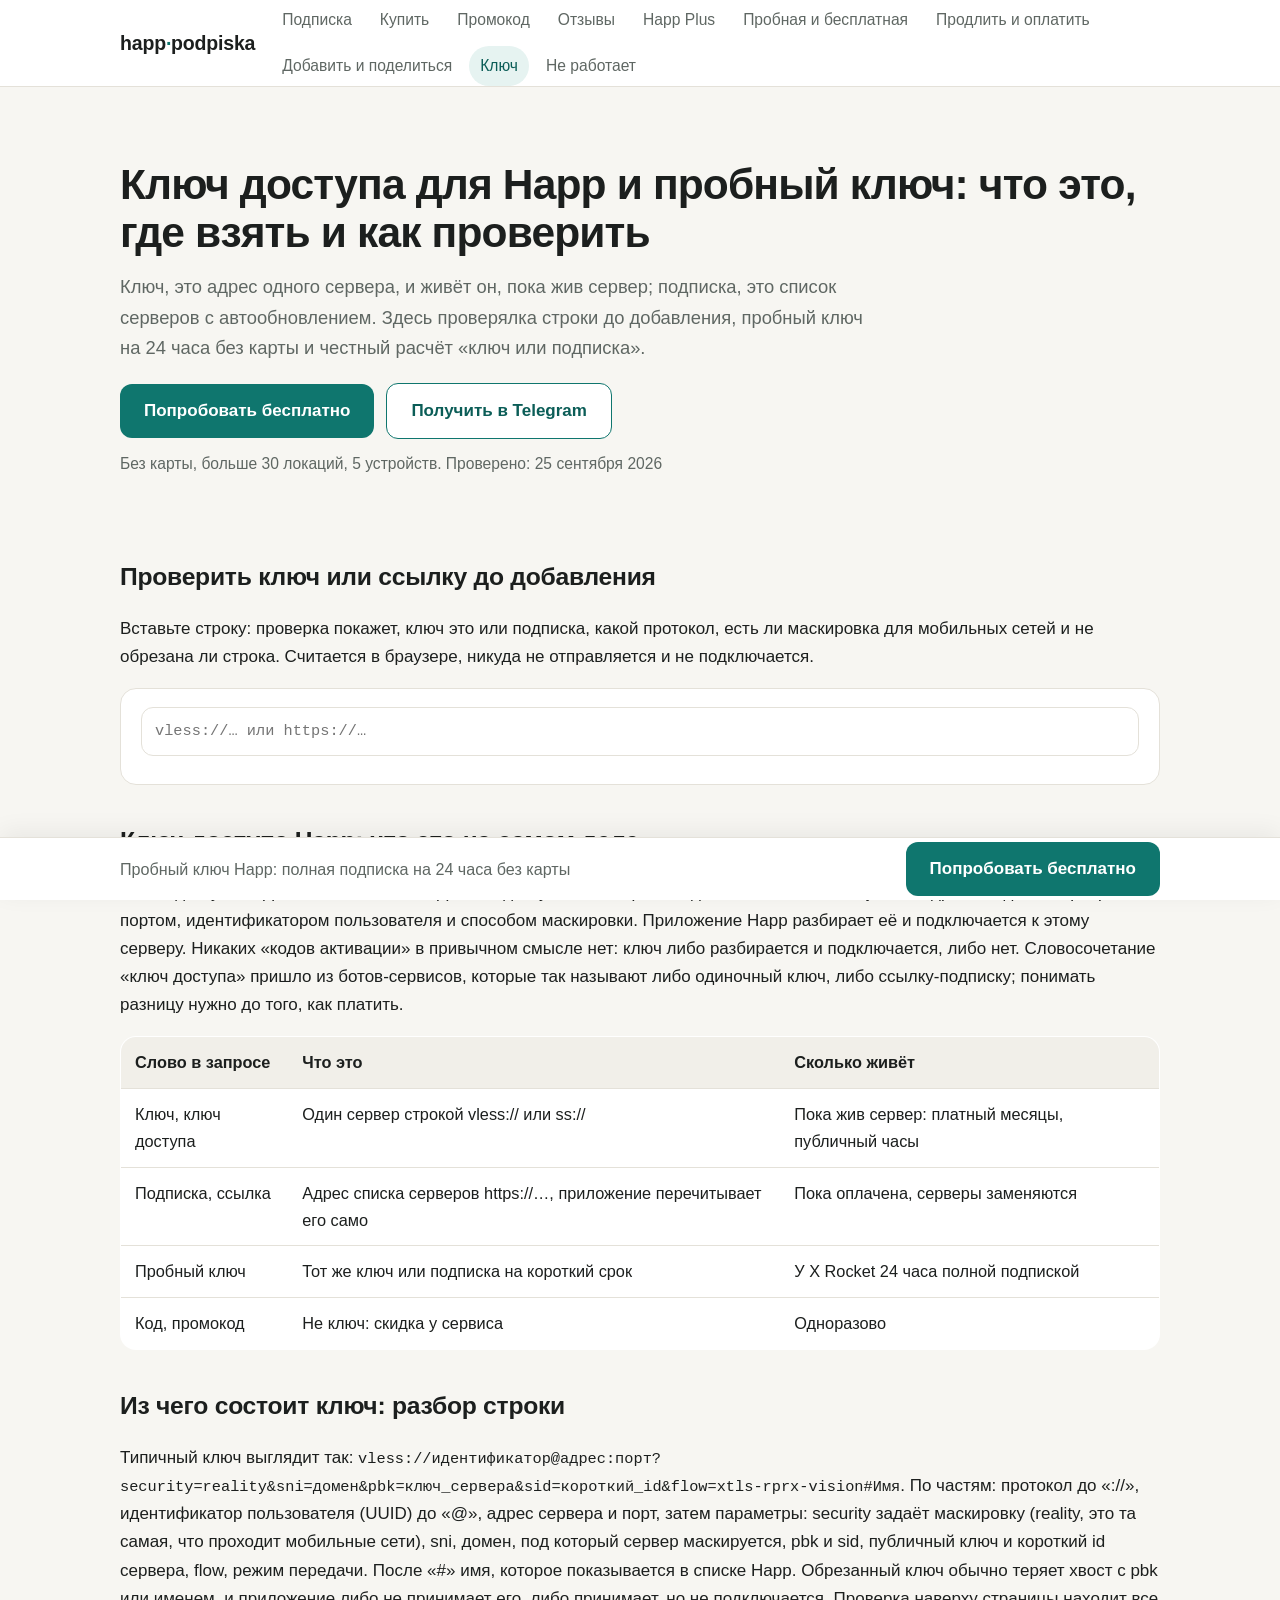
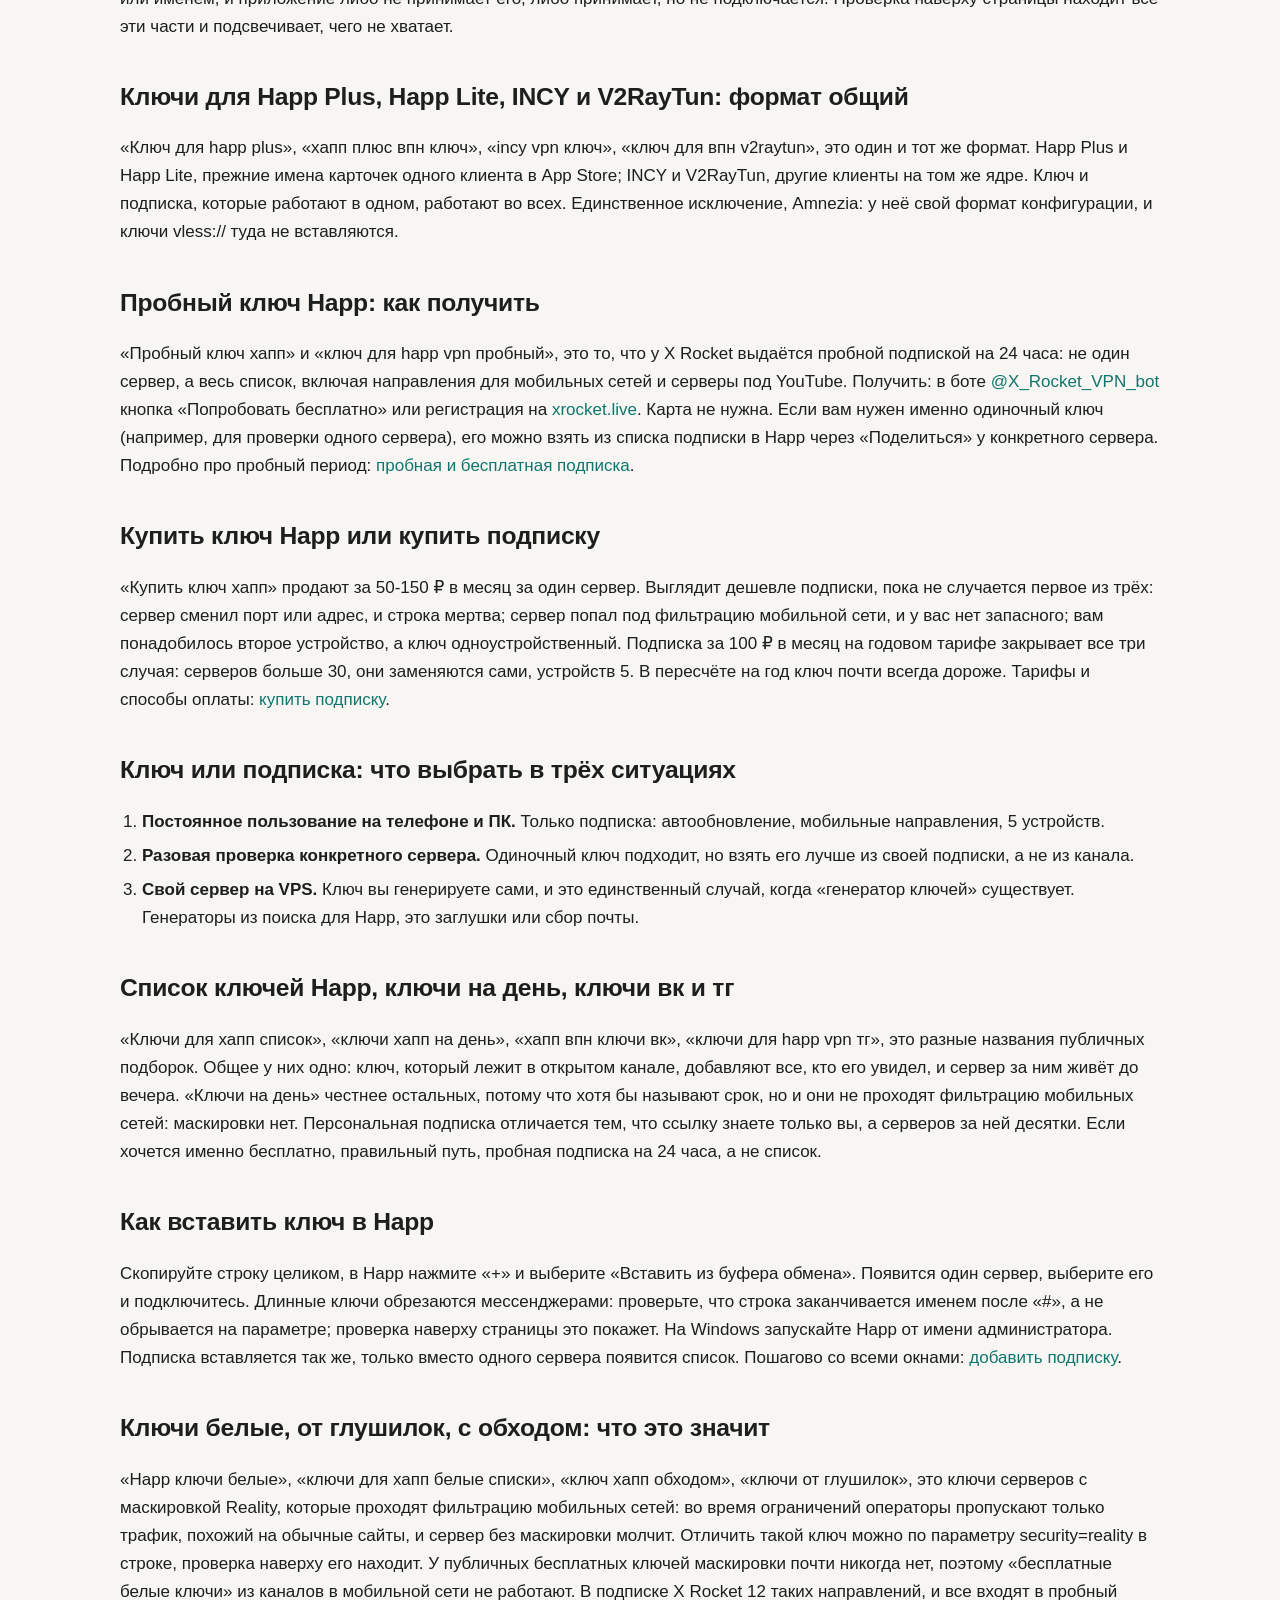
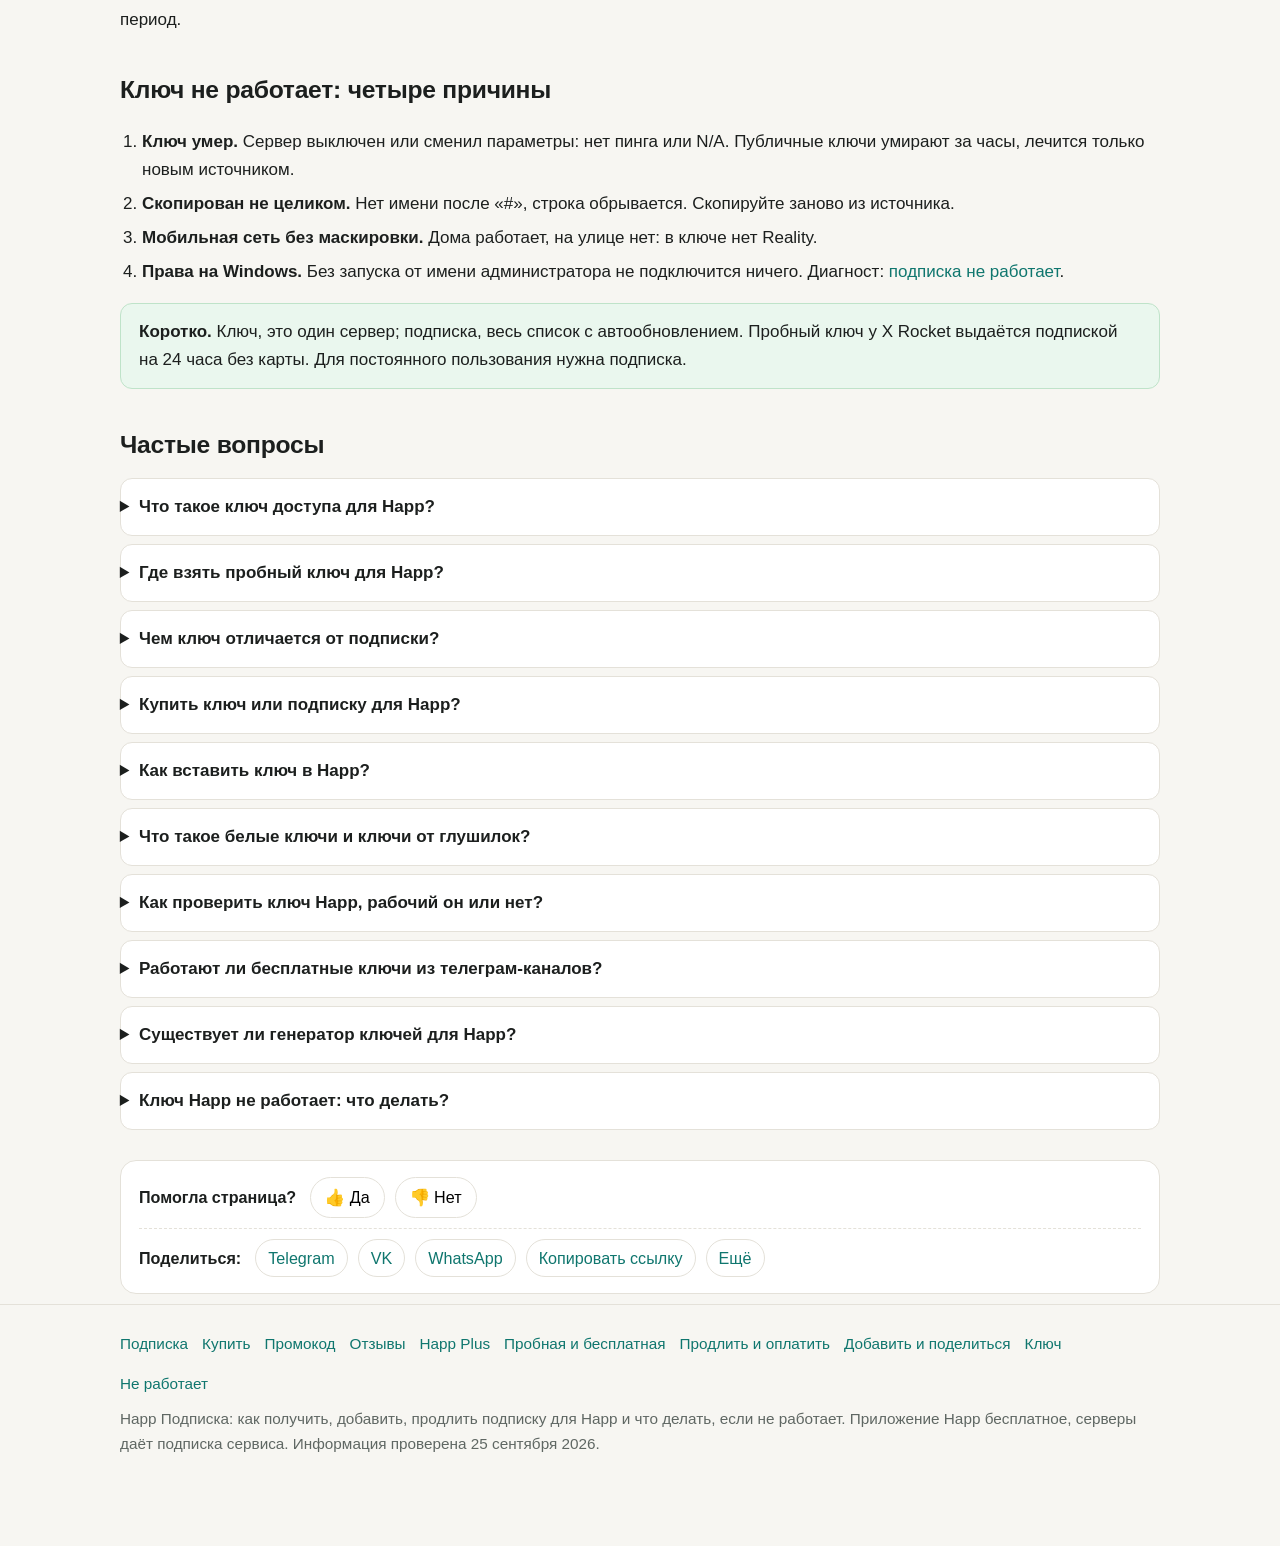
<file: klyuch.html>
<!DOCTYPE html>
<html lang="ru">
<head>
  <meta charset="utf-8">
  <meta name="viewport" content="width=device-width, initial-scale=1">
  <meta name="robots" content="index, follow, max-snippet:-1, max-image-preview:large">
  <title>Ключ доступа для Happ и пробный ключ: что это, где взять и как проверить до добавления</title>
  <meta name="description" content="Ключ доступа Happ (ключ хапп): что это на самом деле · проверялка ключа и ссылки в браузере · пробный ключ happ: как получить 24 часа без карты · купить ключ или подписку · ключ или подписка в трёх ситуациях · как вставить ключ в Happ · белые ключи, от глушилок, с обходом · ключ не работает.">
  <link rel="canonical" href="https://happ-podpiska.online/klyuch">
  <meta property="og:type" content="website">
  <meta property="og:site_name" content="Happ Подписка">
  <meta property="og:locale" content="ru_RU">
  <meta property="og:title" content="Ключ доступа для Happ и пробный ключ: что это, где взять и как проверить до добавления">
  <meta property="og:description" content="Ключ доступа Happ (ключ хапп): что это на самом деле · проверялка ключа и ссылки в браузере · пробный ключ happ: как получить 24 часа без карты · купить ключ или подписку · ключ или подписка в трёх ситуациях · как вставить ключ в Happ · белые ключи, от глушилок, с обходом · ключ не работает.">
  <meta property="og:url" content="https://happ-podpiska.online/klyuch">
  <meta property="og:image" content="https://happ-podpiska.online/og-image.png">
  <meta property="og:image:width" content="1200">
  <meta property="og:image:height" content="630">
  <meta name="twitter:card" content="summary_large_image">
  <link rel="icon" href="/favicon.ico" sizes="any">
  <link rel="icon" type="image/svg+xml" href="/favicon.svg">
  <link rel="icon" type="image/png" sizes="32x32" href="/favicon-32.png">
  <link rel="apple-touch-icon" href="/apple-touch-icon.png">
  <meta name="theme-color" content="#ff5e3a">
  <link rel="stylesheet" href="/styles.css">
  <script type="application/ld+json">
{
  "@context": "https://schema.org",
  "@type": "WebPage",
  "name": "Ключ доступа для Happ и пробный ключ: что это, где взять и как проверить до добавления",
  "description": "Ключ доступа Happ (ключ хапп): что это на самом деле · проверялка ключа и ссылки в браузере · пробный ключ happ: как получить 24 часа без карты · купить ключ или подписку · ключ или подписка в трёх ситуациях · как вставить ключ в Happ · белые ключи, от глушилок, с обходом · ключ не работает.",
  "url": "https://happ-podpiska.online/klyuch",
  "datePublished": "2026-09-25",
  "dateModified": "2026-09-25",
  "inLanguage": "ru",
  "isPartOf": {
    "@type": "WebSite",
    "name": "Happ Подписка",
    "url": "https://happ-podpiska.online"
  }
}
  </script>
  <script type="application/ld+json">
{
  "@context": "https://schema.org",
  "@type": "FAQPage",
  "mainEntity": [
    {
      "@type": "Question",
      "name": "Что такое ключ доступа для Happ?",
      "acceptedAnswer": {
        "@type": "Answer",
        "text": "Строка вида vless://, ss:// или trojan:// с адресом одного сервера, портом и параметрами шифрования. Happ разбирает её и подключается. Боты-сервисы так называют либо ключ, либо ссылку-подписку; подписка живёт дольше, потому что обновляет серверы сама."
      }
    },
    {
      "@type": "Question",
      "name": "Где взять пробный ключ для Happ?",
      "acceptedAnswer": {
        "@type": "Answer",
        "text": "У X Rocket пробник выдаётся подпиской на 24 часа без карты: в боте кнопка «Попробовать бесплатно» или регистрация на сайте. Внутри весь список серверов, а не один адрес."
      }
    },
    {
      "@type": "Question",
      "name": "Чем ключ отличается от подписки?",
      "acceptedAnswer": {
        "@type": "Answer",
        "text": "Ключ, это один сервер, он умирает при смене параметров. Подписка, это ссылка на список серверов с автообновлением: серверы заменяются без вашего участия, устройств 5. Для постоянного пользования нужна подписка."
      }
    },
    {
      "@type": "Question",
      "name": "Купить ключ или подписку для Happ?",
      "acceptedAnswer": {
        "@type": "Answer",
        "text": "Подписку. Ключ за 50-150 ₽ в месяц выглядит дешевле, но покупается заново после каждой смены сервера и обычно одноустройственный; подписка от 100 ₽ в месяц на год покрывает 5 устройств и обновляется сама."
      }
    },
    {
      "@type": "Question",
      "name": "Как вставить ключ в Happ?",
      "acceptedAnswer": {
        "@type": "Answer",
        "text": "Скопировать строку целиком, «+», «Вставить из буфера обмена», выбрать сервер, подключиться. На Windows запуск от имени администратора. Проверить, что строка не обрезана: должно быть имя после «#»."
      }
    },
    {
      "@type": "Question",
      "name": "Что такое белые ключи и ключи от глушилок?",
      "acceptedAnswer": {
        "@type": "Answer",
        "text": "Ключи серверов с маскировкой Reality (параметр security=reality), которые проходят фильтрацию мобильных сетей. У публичных бесплатных ключей маскировки почти нет; в подписке X Rocket 12 таких направлений."
      }
    },
    {
      "@type": "Question",
      "name": "Как проверить ключ Happ, рабочий он или нет?",
      "acceptedAnswer": {
        "@type": "Answer",
        "text": "Проверка наверху страницы показывает протокол, сервер, имя и наличие маскировки, не подключаясь никуда. Живой ли сервер, покажет пинг после добавления в Happ: N/A означает, что сервер недоступен."
      }
    },
    {
      "@type": "Question",
      "name": "Работают ли бесплатные ключи из телеграм-каналов?",
      "acceptedAnswer": {
        "@type": "Answer",
        "text": "Часы, реже дни: их добавляют тысячи людей, серверы не тянут. В мобильных сетях с фильтрацией они не работают вовсе. Часть раздаётся с подменённым DNS."
      }
    },
    {
      "@type": "Question",
      "name": "Существует ли генератор ключей для Happ?",
      "acceptedAnswer": {
        "@type": "Answer",
        "text": "Только для собственного сервера на VPS, где ключ создаёте вы. Генераторы из поиска для Happ, это заглушки или сбор почты: ключ нельзя сгенерировать без сервера."
      }
    },
    {
      "@type": "Question",
      "name": "Ключ Happ не работает: что делать?",
      "acceptedAnswer": {
        "@type": "Answer",
        "text": "Проверить пинг (N/A означает мёртвый сервер), целостность строки (имя после «#»), маскировку для мобильной сети и запуск Happ от имени администратора на Windows. Публичный мёртвый ключ лечится только другим источником."
      }
    }
  ]
}
  </script>

  <meta name="yandex-verification" content="49e5f5a2c2048988">
  <!-- Yandex.Metrika counter -->
  <script type="text/javascript">
  (function(m,e,t,r,i,k,a){m[i]=m[i]||function(){(m[i].a=m[i].a||[]).push(arguments)};
  m[i].l=1*new Date();
  for (var j = 0; j < document.scripts.length; j++) {if (document.scripts[j].src === r) { return; }}
  k=e.createElement(t),a=e.getElementsByTagName(t)[0],k.async=1,k.src=r,a.parentNode.insertBefore(k,a)})
  (window, document,'script','https://mc.yandex.ru/metrika/tag.js?id=112789062', 'ym');
  ym(112789062, 'init', {ssr:true, webvisor:true, clickmap:true, ecommerce:"dataLayer", referrer: document.referrer, url: location.href, accurateTrackBounce:true, trackLinks:true});
  </script>
  <noscript><div><img src="https://mc.yandex.ru/watch/112789062" style="position:absolute; left:-9999px;" alt="" /></div></noscript>
  <!-- /Yandex.Metrika counter -->
</head>
<body data-site="https://xrocket.live/?utm_source=happ-podpiska&utm_medium=cta&utm_campaign=klyuch" data-ym="112789062">
<header class="top">
  <div class="wrap">
    <a class="logo" href="/">happ<b>·</b>podpiska</a>
    <nav class="main" aria-label="Разделы">
      <a href="/">Подписка</a>
      <a href="/kupit">Купить</a>
      <a href="/promokod">Промокод</a>
      <a href="/otzyvy">Отзывы</a>
      <a href="/happ-plus-kupit">Happ Plus</a>
      <a href="/besplatno">Пробная и бесплатная</a>
      <a href="/prodlit">Продлить и оплатить</a>
      <a href="/podelitsya">Добавить и поделиться</a>
      <a href="/klyuch" aria-current="page">Ключ</a>
      <a href="/ne-rabotaet">Не работает</a>
    </nav>
  </div>
</header>

<main class="wrap">
  <section class="hero">
    <h1>Ключ доступа для Happ и пробный ключ: что это, где взять и как проверить</h1>
    <p class="lead">Ключ, это адрес одного сервера, и живёт он, пока жив сервер; подписка, это список серверов с автообновлением. Здесь проверялка строки до добавления, пробный ключ на 24 часа без карты и честный расчёт «ключ или подписка».</p>
    <div class="cta-row">
      <a class="btn" href="https://xrocket.live/?utm_source=happ-podpiska&utm_medium=cta&utm_campaign=klyuch" target="_blank" rel="noopener" onclick="goal('site_click')">Попробовать бесплатно</a>
      <a class="btn ghost" href="https://t.me/X_Rocket_VPN_bot?start=ref-b-2" target="_blank" rel="noopener" onclick="goal('bot_click')">Получить в Telegram</a>
      <span class="note">Без карты, больше 30 локаций, 5 устройств. Проверено: 25 сентября 2026</span>
    </div>
  </section>

  <section>
    <h2>Проверить ключ или ссылку до добавления</h2>
    <p>Вставьте строку: проверка покажет, ключ это или подписка, какой протокол, есть ли маскировка для мобильных сетей и не обрезана ли строка. Считается в браузере, никуда не отправляется и не подключается.</p>
    <div class="w">
      <input class="kin" id="kin" type="text" placeholder="vless://… или https://…" autocomplete="off" spellcheck="false">
      <div class="kres" id="kres"></div>
    </div>
  </section>

  <section>
    <h2>Ключ доступа Happ: что это на самом деле</h2>
    <p>«Ключ доступа happ», «ключ хапп», «happ ключ доступа», это строка вида vless://, ss:// или trojan:// с адресом одного сервера, портом, идентификатором пользователя и способом маскировки. Приложение Happ разбирает её и подключается к этому серверу. Никаких «кодов активации» в привычном смысле нет: ключ либо разбирается и подключается, либо нет. Словосочетание «ключ доступа» пришло из ботов-сервисов, которые так называют либо одиночный ключ, либо ссылку-подписку; понимать разницу нужно до того, как платить.</p>
    <div class="table-wrap"><table>
      <tr><th>Слово в запросе</th><th>Что это</th><th>Сколько живёт</th></tr>
      <tr><td>Ключ, ключ доступа</td><td>Один сервер строкой vless:// или ss://</td><td>Пока жив сервер: платный месяцы, публичный часы</td></tr>
      <tr><td>Подписка, ссылка</td><td>Адрес списка серверов https://…, приложение перечитывает его само</td><td>Пока оплачена, серверы заменяются</td></tr>
      <tr><td>Пробный ключ</td><td>Тот же ключ или подписка на короткий срок</td><td>У X Rocket 24 часа полной подпиской</td></tr>
      <tr><td>Код, промокод</td><td>Не ключ: скидка у сервиса</td><td>Одноразово</td></tr>
    </table></div>
  </section>

  <section>
    <h2>Из чего состоит ключ: разбор строки</h2>
    <p>Типичный ключ выглядит так: <span style="font-family:var(--mono);font-size:.9em">vless://идентификатор@адрес:порт?security=reality&amp;sni=домен&amp;pbk=ключ_сервера&amp;sid=короткий_id&amp;flow=xtls-rprx-vision#Имя</span>. По частям: протокол до «://», идентификатор пользователя (UUID) до «@», адрес сервера и порт, затем параметры: security задаёт маскировку (reality, это та самая, что проходит мобильные сети), sni, домен, под который сервер маскируется, pbk и sid, публичный ключ и короткий id сервера, flow, режим передачи. После «#» имя, которое показывается в списке Happ. Обрезанный ключ обычно теряет хвост с pbk или именем, и приложение либо не принимает его, либо принимает, но не подключается. Проверка наверху страницы находит все эти части и подсвечивает, чего не хватает.</p>
  </section>

  <section>
    <h2>Ключи для Happ Plus, Happ Lite, INCY и V2RayTun: формат общий</h2>
    <p>«Ключ для happ plus», «хапп плюс впн ключ», «incy vpn ключ», «ключ для впн v2raytun», это один и тот же формат. Happ Plus и Happ Lite, прежние имена карточек одного клиента в App Store; INCY и V2RayTun, другие клиенты на том же ядре. Ключ и подписка, которые работают в одном, работают во всех. Единственное исключение, Amnezia: у неё свой формат конфигурации, и ключи vless:// туда не вставляются.</p>
  </section>

  <section>
    <h2>Пробный ключ Happ: как получить</h2>
    <p>«Пробный ключ хапп» и «ключ для happ vpn пробный», это то, что у X Rocket выдаётся пробной подпиской на 24 часа: не один сервер, а весь список, включая направления для мобильных сетей и серверы под YouTube. Получить: в боте <a href="https://t.me/X_Rocket_VPN_bot?start=ref-b-2" target="_blank" rel="noopener" onclick="goal('bot_click')">@X_Rocket_VPN_bot</a> кнопка «Попробовать бесплатно» или регистрация на <a href="https://xrocket.live/?utm_source=happ-podpiska&utm_medium=cta&utm_campaign=klyuch" target="_blank" rel="noopener" onclick="goal('site_click')">xrocket.live</a>. Карта не нужна. Если вам нужен именно одиночный ключ (например, для проверки одного сервера), его можно взять из списка подписки в Happ через «Поделиться» у конкретного сервера. Подробно про пробный период: <a href="/besplatno">пробная и бесплатная подписка</a>.</p>
  </section>

  <section>
    <h2>Купить ключ Happ или купить подписку</h2>
    <p>«Купить ключ хапп» продают за 50-150 ₽ в месяц за один сервер. Выглядит дешевле подписки, пока не случается первое из трёх: сервер сменил порт или адрес, и строка мертва; сервер попал под фильтрацию мобильной сети, и у вас нет запасного; вам понадобилось второе устройство, а ключ одноустройственный. Подписка за 100 ₽ в месяц на годовом тарифе закрывает все три случая: серверов больше 30, они заменяются сами, устройств 5. В пересчёте на год ключ почти всегда дороже. Тарифы и способы оплаты: <a href="/kupit">купить подписку</a>.</p>
  </section>

  <section>
    <h2>Ключ или подписка: что выбрать в трёх ситуациях</h2>
    <ol>
      <li><b>Постоянное пользование на телефоне и ПК.</b> Только подписка: автообновление, мобильные направления, 5 устройств.</li>
      <li><b>Разовая проверка конкретного сервера.</b> Одиночный ключ подходит, но взять его лучше из своей подписки, а не из канала.</li>
      <li><b>Свой сервер на VPS.</b> Ключ вы генерируете сами, и это единственный случай, когда «генератор ключей» существует. Генераторы из поиска для Happ, это заглушки или сбор почты.</li>
    </ol>
  </section>

  <section>
    <h2>Список ключей Happ, ключи на день, ключи вк и тг</h2>
    <p>«Ключи для хапп список», «ключи хапп на день», «хапп впн ключи вк», «ключи для happ vpn тг», это разные названия публичных подборок. Общее у них одно: ключ, который лежит в открытом канале, добавляют все, кто его увидел, и сервер за ним живёт до вечера. «Ключи на день» честнее остальных, потому что хотя бы называют срок, но и они не проходят фильтрацию мобильных сетей: маскировки нет. Персональная подписка отличается тем, что ссылку знаете только вы, а серверов за ней десятки. Если хочется именно бесплатно, правильный путь, пробная подписка на 24 часа, а не список.</p>
  </section>

  <section>
    <h2>Как вставить ключ в Happ</h2>
    <p>Скопируйте строку целиком, в Happ нажмите «+» и выберите «Вставить из буфера обмена». Появится один сервер, выберите его и подключитесь. Длинные ключи обрезаются мессенджерами: проверьте, что строка заканчивается именем после «#», а не обрывается на параметре; проверка наверху страницы это покажет. На Windows запускайте Happ от имени администратора. Подписка вставляется так же, только вместо одного сервера появится список. Пошагово со всеми окнами: <a href="/podelitsya">добавить подписку</a>.</p>
  </section>

  <section>
    <h2>Ключи белые, от глушилок, с обходом: что это значит</h2>
    <p>«Happ ключи белые», «ключи для хапп белые списки», «ключ хапп обходом», «ключи от глушилок», это ключи серверов с маскировкой Reality, которые проходят фильтрацию мобильных сетей: во время ограничений операторы пропускают только трафик, похожий на обычные сайты, и сервер без маскировки молчит. Отличить такой ключ можно по параметру security=reality в строке, проверка наверху его находит. У публичных бесплатных ключей маскировки почти никогда нет, поэтому «бесплатные белые ключи» из каналов в мобильной сети не работают. В подписке X Rocket 12 таких направлений, и все входят в пробный период.</p>
  </section>

  <section>
    <h2>Ключ не работает: четыре причины</h2>
    <ol>
      <li><b>Ключ умер.</b> Сервер выключен или сменил параметры: нет пинга или N/A. Публичные ключи умирают за часы, лечится только новым источником.</li>
      <li><b>Скопирован не целиком.</b> Нет имени после «#», строка обрывается. Скопируйте заново из источника.</li>
      <li><b>Мобильная сеть без маскировки.</b> Дома работает, на улице нет: в ключе нет Reality.</li>
      <li><b>Права на Windows.</b> Без запуска от имени администратора не подключится ничего. Диагност: <a href="/ne-rabotaet">подписка не работает</a>.</li>
    </ol>
    <div class="ok-box"><b>Коротко.</b> Ключ, это один сервер; подписка, весь список с автообновлением. Пробный ключ у X Rocket выдаётся подпиской на 24 часа без карты. Для постоянного пользования нужна подписка.</div>
  </section>


  <section id="faq">
    <h2>Частые вопросы</h2>
    <div class="faq">
      <details>
        <summary>Что такое ключ доступа для Happ?</summary>
        <p>Строка вида vless://, ss:// или trojan:// с адресом одного сервера, портом и параметрами шифрования. Happ разбирает её и подключается. Боты-сервисы так называют либо ключ, либо ссылку-подписку; подписка живёт дольше, потому что обновляет серверы сама.</p>
      </details>
      <details>
        <summary>Где взять пробный ключ для Happ?</summary>
        <p>У X Rocket пробник выдаётся подпиской на 24 часа без карты: в боте кнопка «Попробовать бесплатно» или регистрация на сайте. Внутри весь список серверов, а не один адрес.</p>
      </details>
      <details>
        <summary>Чем ключ отличается от подписки?</summary>
        <p>Ключ, это один сервер, он умирает при смене параметров. Подписка, это ссылка на список серверов с автообновлением: серверы заменяются без вашего участия, устройств 5. Для постоянного пользования нужна подписка.</p>
      </details>
      <details>
        <summary>Купить ключ или подписку для Happ?</summary>
        <p>Подписку. Ключ за 50-150 ₽ в месяц выглядит дешевле, но покупается заново после каждой смены сервера и обычно одноустройственный; подписка от 100 ₽ в месяц на год покрывает 5 устройств и обновляется сама.</p>
      </details>
      <details>
        <summary>Как вставить ключ в Happ?</summary>
        <p>Скопировать строку целиком, «+», «Вставить из буфера обмена», выбрать сервер, подключиться. На Windows запуск от имени администратора. Проверить, что строка не обрезана: должно быть имя после «#».</p>
      </details>
      <details>
        <summary>Что такое белые ключи и ключи от глушилок?</summary>
        <p>Ключи серверов с маскировкой Reality (параметр security=reality), которые проходят фильтрацию мобильных сетей. У публичных бесплатных ключей маскировки почти нет; в подписке X Rocket 12 таких направлений.</p>
      </details>
      <details>
        <summary>Как проверить ключ Happ, рабочий он или нет?</summary>
        <p>Проверка наверху страницы показывает протокол, сервер, имя и наличие маскировки, не подключаясь никуда. Живой ли сервер, покажет пинг после добавления в Happ: N/A означает, что сервер недоступен.</p>
      </details>
      <details>
        <summary>Работают ли бесплатные ключи из телеграм-каналов?</summary>
        <p>Часы, реже дни: их добавляют тысячи людей, серверы не тянут. В мобильных сетях с фильтрацией они не работают вовсе. Часть раздаётся с подменённым DNS.</p>
      </details>
      <details>
        <summary>Существует ли генератор ключей для Happ?</summary>
        <p>Только для собственного сервера на VPS, где ключ создаёте вы. Генераторы из поиска для Happ, это заглушки или сбор почты: ключ нельзя сгенерировать без сервера.</p>
      </details>
      <details>
        <summary>Ключ Happ не работает: что делать?</summary>
        <p>Проверить пинг (N/A означает мёртвый сервер), целостность строки (имя после «#»), маскировку для мобильной сети и запуск Happ от имени администратора на Windows. Публичный мёртвый ключ лечится только другим источником.</p>
      </details>
    </div>
  </section>

  <div class="fb" aria-label="Оценка статьи">
    <div class="fb-row"><span class="fb-q">Помогла страница?</span><button type="button" class="fb-btn" data-v="yes">👍 Да</button><button type="button" class="fb-btn" data-v="no">👎 Нет</button><span class="fb-thanks"></span></div>
    <div class="fb-row fb-share"><span class="fb-q">Поделиться:</span><a data-share="tg" href="https://t.me/share/url?url=https%3A%2F%2Fhapp-podpiska.online%2Fklyuch&text=%D0%9A%D0%BB%D1%8E%D1%87%20%D0%B4%D0%BE%D1%81%D1%82%D1%83%D0%BF%D0%B0%20%D0%B4%D0%BB%D1%8F%20Happ%20%D0%B8%20%D0%BF%D1%80%D0%BE%D0%B1%D0%BD%D1%8B%D0%B9%20%D0%BA%D0%BB%D1%8E%D1%87%3A%20%D1%87%D1%82%D0%BE%20%D1%8D%D1%82%D0%BE%2C%20%D0%B3%D0%B4%D0%B5%20%D0%B2%D0%B7%D1%8F%D1%82%D1%8C%20%D0%B8%20%D0%BA%D0%B0%D0%BA%20%D0%BF%D1%80%D0%BE%D0%B2%D0%B5%D1%80%D0%B8%D1%82%D1%8C%20%D0%B4%D0%BE%20%D0%B4%D0%BE%D0%B1%D0%B0%D0%B2%D0%BB%D0%B5%D0%BD%D0%B8%D1%8F" target="_blank" rel="noopener">Telegram</a><a data-share="vk" href="https://vk.com/share.php?url=https%3A%2F%2Fhapp-podpiska.online%2Fklyuch&title=%D0%9A%D0%BB%D1%8E%D1%87%20%D0%B4%D0%BE%D1%81%D1%82%D1%83%D0%BF%D0%B0%20%D0%B4%D0%BB%D1%8F%20Happ%20%D0%B8%20%D0%BF%D1%80%D0%BE%D0%B1%D0%BD%D1%8B%D0%B9%20%D0%BA%D0%BB%D1%8E%D1%87%3A%20%D1%87%D1%82%D0%BE%20%D1%8D%D1%82%D0%BE%2C%20%D0%B3%D0%B4%D0%B5%20%D0%B2%D0%B7%D1%8F%D1%82%D1%8C%20%D0%B8%20%D0%BA%D0%B0%D0%BA%20%D0%BF%D1%80%D0%BE%D0%B2%D0%B5%D1%80%D0%B8%D1%82%D1%8C%20%D0%B4%D0%BE%20%D0%B4%D0%BE%D0%B1%D0%B0%D0%B2%D0%BB%D0%B5%D0%BD%D0%B8%D1%8F" target="_blank" rel="noopener">VK</a><a data-share="wa" href="https://api.whatsapp.com/send?text=%D0%9A%D0%BB%D1%8E%D1%87%20%D0%B4%D0%BE%D1%81%D1%82%D1%83%D0%BF%D0%B0%20%D0%B4%D0%BB%D1%8F%20Happ%20%D0%B8%20%D0%BF%D1%80%D0%BE%D0%B1%D0%BD%D1%8B%D0%B9%20%D0%BA%D0%BB%D1%8E%D1%87%3A%20%D1%87%D1%82%D0%BE%20%D1%8D%D1%82%D0%BE%2C%20%D0%B3%D0%B4%D0%B5%20%D0%B2%D0%B7%D1%8F%D1%82%D1%8C%20%D0%B8%20%D0%BA%D0%B0%D0%BA%20%D0%BF%D1%80%D0%BE%D0%B2%D0%B5%D1%80%D0%B8%D1%82%D1%8C%20%D0%B4%D0%BE%20%D0%B4%D0%BE%D0%B1%D0%B0%D0%B2%D0%BB%D0%B5%D0%BD%D0%B8%D1%8F%0Ahttps%3A%2F%2Fhapp-podpiska.online%2Fklyuch" target="_blank" rel="noopener">WhatsApp</a><a data-share="copy" href="#">Копировать ссылку</a><a data-share="native" href="#" hidden>Ещё</a></div>
  </div>
</main>

<footer>
  <div class="wrap">
    <div class="links">
      <a href="/">Подписка</a>
      <a href="/kupit">Купить</a>
      <a href="/promokod">Промокод</a>
      <a href="/otzyvy">Отзывы</a>
      <a href="/happ-plus-kupit">Happ Plus</a>
      <a href="/besplatno">Пробная и бесплатная</a>
      <a href="/prodlit">Продлить и оплатить</a>
      <a href="/podelitsya">Добавить и поделиться</a>
      <a href="/klyuch">Ключ</a>
      <a href="/ne-rabotaet">Не работает</a>
    </div>
    <div>Happ Подписка: как получить, добавить, продлить подписку для Happ и что делать, если не работает. Приложение Happ бесплатное, серверы даёт подписка сервиса. Информация проверена 25 сентября 2026.</div>
  </div>
</footer>

<div class="sticky">
  <div class="wrap">
    <span>Пробный ключ Happ: полная подписка на 24 часа без карты</span>
    <a class="btn" href="https://xrocket.live/?utm_source=happ-podpiska&utm_medium=cta&utm_campaign=klyuch" target="_blank" rel="noopener" onclick="goal('sticky_click')">Попробовать бесплатно</a>
  </div>
</div>
<script>

function goal(n){try{ym(112789062,'reachGoal',n);}catch(e){}}
/* configurator */
(function(){
  var dev=null, goal_=null, box=document.getElementById('cfg'); if(!box) return;
  var R={
    android:[['Установите Happ из Google Play (com.happproxy) или APK с GitHub разработчика','2 мин'],['Активируйте пробную подписку на 24 часа без карты','1 мин'],['Нажмите «Добавить подписку», в окне сброса выберите «Да»','1 мин']],
    iphone:[['Установите INCY из российского App Store или Happ Proxy Utility через Apple ID другого региона','3 мин'],['Активируйте пробную подписку на 24 часа без карты','1 мин'],['Добавьте подписку кнопкой и разрешите VPN-профиль','1 мин']],
    pc:[['Скачайте установщик с GitHub разработчика, пройдите SmartScreen','3 мин'],['Активируйте пробную подписку на 24 часа без карты','1 мин'],['Запустите Happ от имени администратора, добавьте подписку через «+»','2 мин']],
    tv:[['Установите Happ из магазина телевизора','3 мин'],['Активируйте подписку на телефоне','1 мин'],['Отсканируйте QR-код подписки камерой в приложении на ТВ','1 мин']]
  };
  var X={mobile:['Выберите направление с пометкой для мобильных сетей','30 сек'],banks:['Включите российскую ноду или добавьте банки в исключения','1 мин'],video:['Выберите сервер с пометкой под YouTube','30 сек'],ai:['Выберите сервер с пометкой под нейросети','30 сек'],fast:['Выберите сервер с наименьшим пингом и подключитесь','30 сек']};
  function pick(id,cb){var el=document.getElementById(id);el.addEventListener('click',function(e){var b=e.target.closest('.chip');if(!b)return;el.querySelectorAll('.chip').forEach(function(x){x.classList.remove('sel')});b.classList.add('sel');cb(b.dataset.v);render();goal('cfg_pick');});}
  pick('cfgDev',function(v){dev=v});pick('cfgGoal',function(v){goal_=v});
  function render(){if(!dev||!goal_)return;var steps=R[dev].concat([X[goal_]]);var out=document.getElementById('cfgOut');
    out.innerHTML='<div class="w-label">Ваш маршрут: '+steps.length+' шага</div>'+steps.map(function(s,i){return '<div class="rstep"><span class="n">'+String(i+1).padStart(2,'0')+'</span><span>'+s[0]+'<em>'+s[1]+'</em></span></div>'}).join('')
    +'<div class="cta-row" style="margin-top:14px"><a class="btn" href="'+document.body.dataset.site+'" target="_blank" rel="noopener" onclick="goal(\'site_click\')">Попробовать бесплатно</a><span class="note">пробный период 24 часа, без карты</span></div>';
    out.classList.add('show');}
})();
/* diagnost */
(function(){
  var body=document.getElementById('wzBody'); if(!body) return;
  var back=document.getElementById('wzBack'), crumbs=document.getElementById('wzCrumbs');
  var tree={q:'Что происходит с подпиской?',opts:[
    {t:'Список серверов пустой',a:{h:'Подписка не добавлена',p:'Happ без подписки пуст по конструкции. Активируйте пробную подписку и нажмите «Добавить подписку»: список загрузится сам. Если ссылка вставлена вручную, проверьте, что скопировали её целиком.'}},
    {t:'Напротив серверов N/A',n:{q:'N/A у всех или у части?',opts:[
      {t:'У всех сразу',a:{h:'Подписка истекла или список устарел',p:'Откройте карточку подписки в Happ и нажмите обновление списка; проверьте срок в боте. Пробная подписка действует 24 часа, после этого нужен тариф. После продления обновите список ещё раз.'}},
      {t:'Только у некоторых',a:{h:'Отдельные направления прилегли',p:'Обычная ротация серверов: выберите соседний с живым пингом, сервис заменит упавшие в течение часов. Если N/A у одиночного бесплатного ключа, он умер насовсем.'}}]}},
    {t:'Кнопка крутится, подключения нет',n:{q:'На каком устройстве?',opts:[
      {t:'Windows',a:{h:'Запустите Happ от имени администратора',p:'Без прав администратора не создаётся TUN-адаптер. Правый клик по ярлыку, «Запуск от имени администратора», затем галочка в свойствах ярлыка навсегда. Второй кандидат: другой VPN-клиент или антивирус.'}},
      {t:'Android или iPhone',a:{h:'Конфликт клиентов или сервер',p:'Закройте другие VPN-приложения, переключите сервер. На Android снимите ограничения батареи для Happ; на iPhone подтвердите VPN-профиль в настройках.'}}]}},
    {t:'Дома работает, в мобильной сети нет',a:{h:'Оператор фильтрует жёстче',p:'В мобильной сети во время ограничений проходят только серверы с маскировкой. Выберите направление с пометкой для мобильных сетей: в подписке их двенадцать, и они входят в пробный период.'}},
    {t:'Подключено, но Telegram, YouTube или банки не работают',a:{h:'Сервер не под задачу или маршрутизация',p:'Для YouTube нужен сервер под видео, для нейросетей под нейросети, для Telegram выключите прокси в его настройках. Если не открываются банки, включите российскую ноду или добавьте их в исключения.'}}
  ]};
  var stack=[tree];
  function render(){var cur=stack[stack.length-1];back.hidden=stack.length<2;
    if(cur.a){crumbs.textContent='РЕШЕНИЕ';body.innerHTML='<div class="answer"><b>'+cur.a.h+'</b>'+cur.a.p+'</div>';return;}
    crumbs.textContent='ШАГ '+stack.length;body.innerHTML='<div style="font-weight:700;margin-bottom:10px">'+cur.q+'</div><div class="opts">'+cur.opts.map(function(o,i){return '<button type="button" class="opt" data-i="'+i+'">'+o.t+'</button>'}).join('')+'</div>';}
  body.addEventListener('click',function(e){var b=e.target.closest('.opt');if(!b)return;var o=stack[stack.length-1].opts[+b.dataset.i];stack.push(o.n||o);render();goal('wizard_step');});
  back.addEventListener('click',function(){stack.pop();render();}); render();
})();
/* checklist */
(function(){
  var box=document.getElementById('ck'); if(!box) return;
  var bar=document.getElementById('ckBar'), txt=document.getElementById('ckTxt'), items=box.querySelectorAll('input');
  items.forEach(function(i){try{if(localStorage.getItem('hp_'+i.dataset.k)==='1'){i.checked=true;i.closest('.ck').classList.add('done');}}catch(e){}
    i.addEventListener('change',function(){i.closest('.ck').classList.toggle('done',i.checked);try{localStorage.setItem('hp_'+i.dataset.k,i.checked?'1':'0');}catch(e){}upd();goal('checklist_tick');});});
  function upd(){var d=[].filter.call(items,function(i){return i.checked}).length;bar.style.width=(d/items.length*100)+'%';txt.textContent=d+' из '+items.length+' выполнено';} upd();
})();
/* key checker */
(function(){
  var inp=document.getElementById('kin'); if(!inp) return; var res=document.getElementById('kres');
  inp.addEventListener('input',function(){var v=inp.value.trim(); if(!v){res.innerHTML='';return;}
    var m=v.match(/^(vless|vmess|trojan|ss|https?):\/\//i); if(!m){res.innerHTML='<div class="note-box">Это не похоже на ключ или ссылку подписки: строка должна начинаться с vless://, ss://, trojan://, vmess:// или https://</div>';return;}
    var proto=m[1].toLowerCase(); var rows=[];
    if(proto==='https'||proto==='http'){rows.push(['Тип','Ссылка подписки (список серверов с автообновлением)']);rows.push(['Что делать','Вставить через «+» в Happ, список загрузится сам']);}
    else{rows.push(['Тип','Одиночный ключ, протокол '+proto.toUpperCase()]);
      var host=(v.match(/@([^:\/?#]+)/)||[])[1]; if(host)rows.push(['Сервер',host]);
      var name=decodeURIComponent((v.split('#')[1]||'').trim()); if(name)rows.push(['Имя',name]);
      var rea=/security=reality/i.test(v); rows.push(['Маскировка',rea?'Reality: подходит для мобильных сетей':'нет Reality: в мобильной сети с фильтрацией может не работать']);
      if(!/#/.test(v))rows.push(['Внимание','Нет имени после «#»: возможно, ключ скопирован не целиком']);}
    res.innerHTML=rows.map(function(r){return '<div class="row"><b>'+r[0]+'</b><span>'+r[1]+'</span></div>'}).join('')+'<div class="pr">Проверка формата в браузере, никуда не отправляется и не подключается</div>'; goal('key_check');});
})();

</script>
<script src="/feedback.js" defer></script>
</body>
</html>
</file>
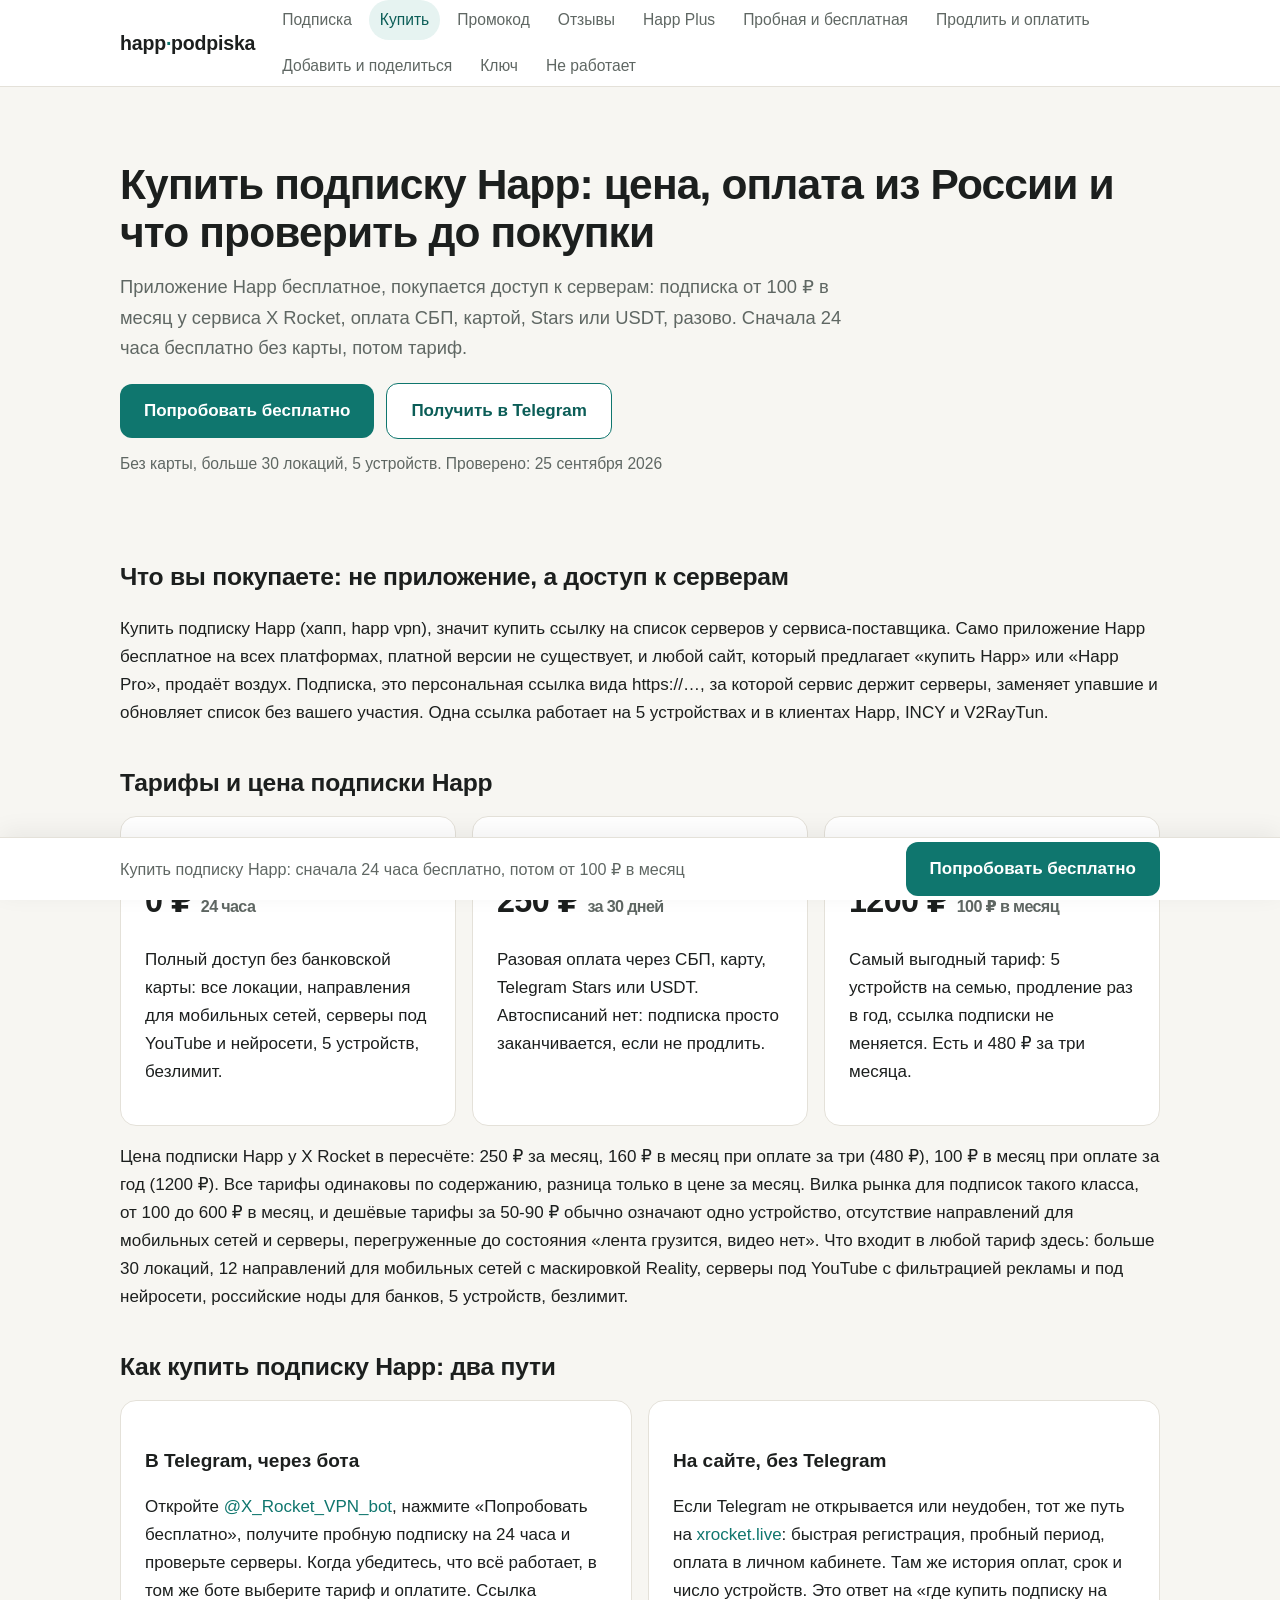
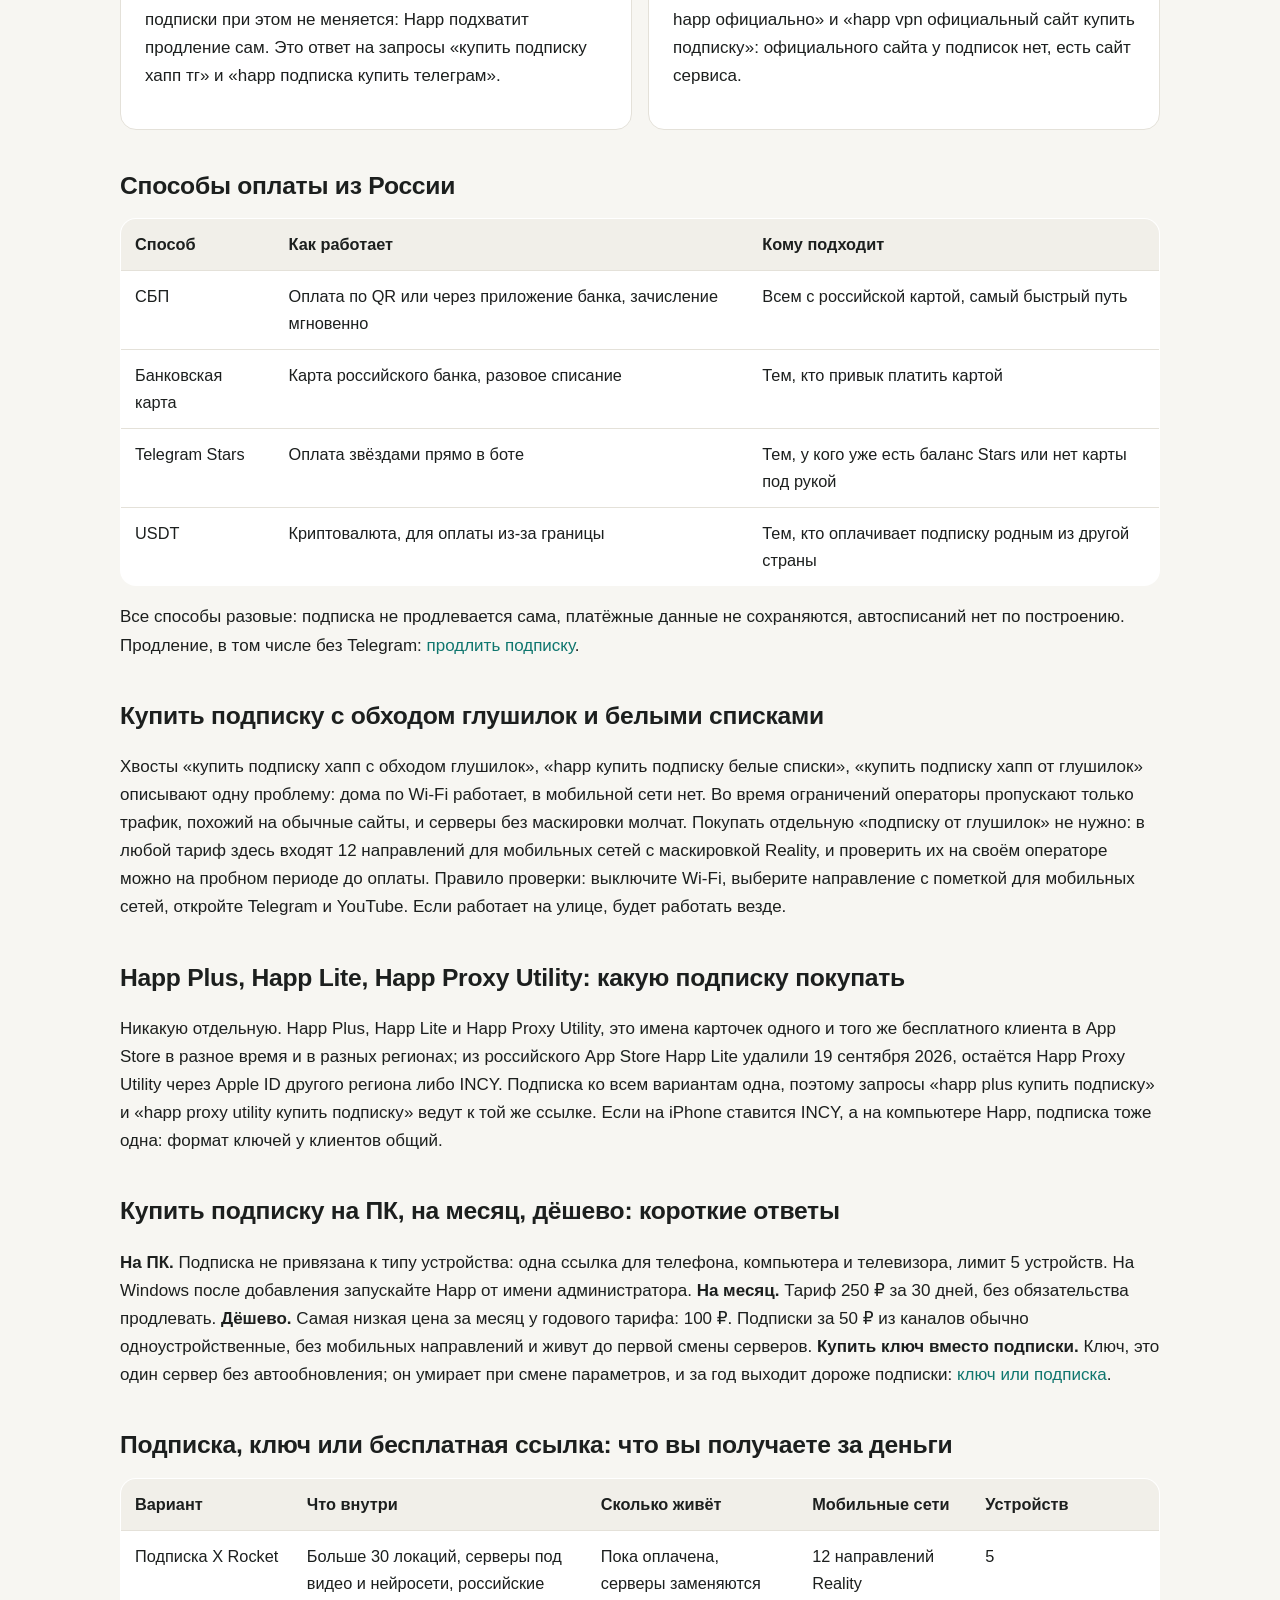
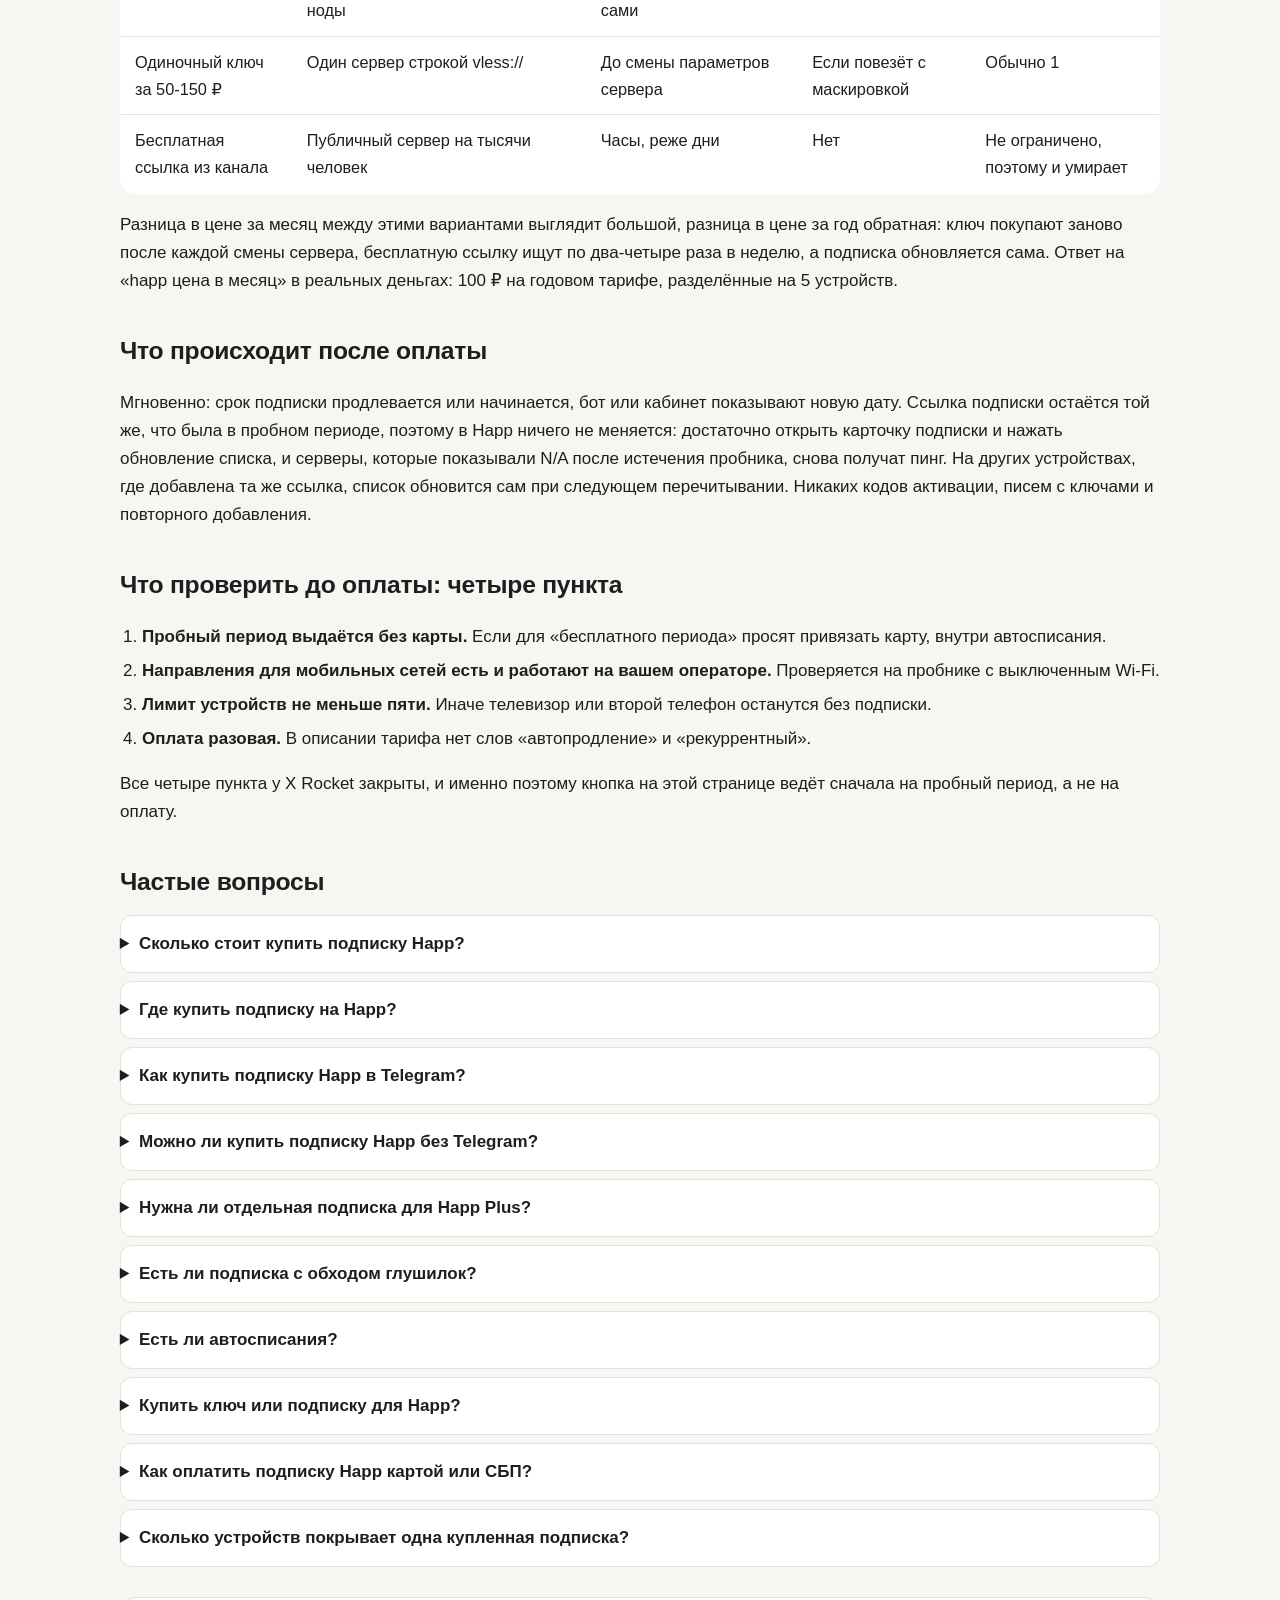
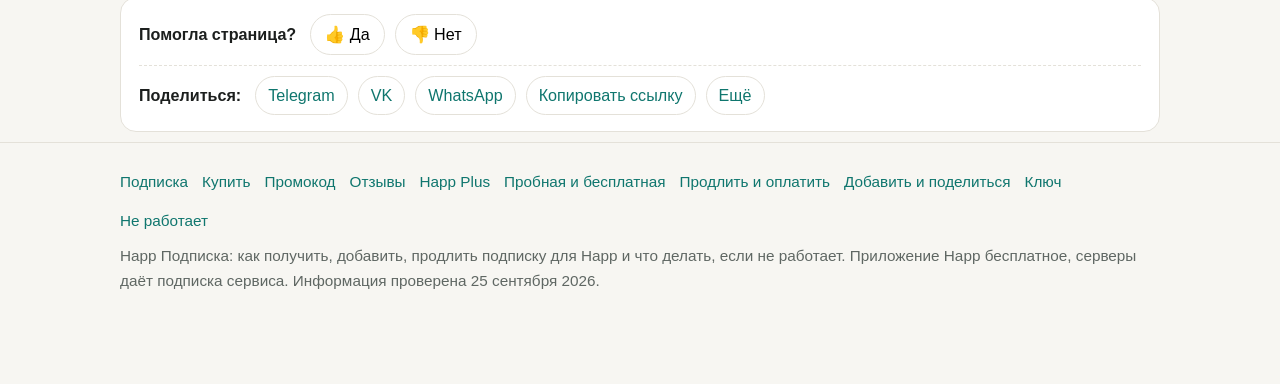
<file: kupit.html>
<!DOCTYPE html>
<html lang="ru">
<head>
  <meta charset="utf-8">
  <meta name="viewport" content="width=device-width, initial-scale=1">
  <meta name="robots" content="index, follow, max-snippet:-1, max-image-preview:large">
  <title>Купить подписку Happ: цена, оплата из России и что проверить до покупки (2026)</title>
  <meta name="description" content="Купить подписку Happ (хапп, happ vpn): тарифы 250 / 480 / 1200 ₽ и цена в месяц · как купить в Telegram и на сайте без Telegram · оплата СБП, картой, Stars, USDT без автосписаний · с обходом глушилок и белыми списками · Happ Plus и Proxy Utility: подписка одна · что проверить до оплаты.">
  <link rel="canonical" href="https://happ-podpiska.online/kupit">
  <meta property="og:type" content="website">
  <meta property="og:site_name" content="Happ Подписка">
  <meta property="og:locale" content="ru_RU">
  <meta property="og:title" content="Купить подписку Happ: цена, оплата из России и что проверить до покупки (2026)">
  <meta property="og:description" content="Купить подписку Happ (хапп, happ vpn): тарифы 250 / 480 / 1200 ₽ и цена в месяц · как купить в Telegram и на сайте без Telegram · оплата СБП, картой, Stars, USDT без автосписаний · с обходом глушилок и белыми списками · Happ Plus и Proxy Utility: подписка одна · что проверить до оплаты.">
  <meta property="og:url" content="https://happ-podpiska.online/kupit">
  <meta property="og:image" content="https://happ-podpiska.online/og-image.png">
  <meta property="og:image:width" content="1200">
  <meta property="og:image:height" content="630">
  <meta name="twitter:card" content="summary_large_image">
  <link rel="icon" href="/favicon.ico" sizes="any">
  <link rel="icon" type="image/svg+xml" href="/favicon.svg">
  <link rel="icon" type="image/png" sizes="32x32" href="/favicon-32.png">
  <link rel="apple-touch-icon" href="/apple-touch-icon.png">
  <meta name="theme-color" content="#ff5e3a">
  <link rel="stylesheet" href="/styles.css">
  <script type="application/ld+json">
{
  "@context": "https://schema.org",
  "@type": "WebPage",
  "name": "Купить подписку Happ: цена, оплата из России и что проверить до покупки (2026)",
  "description": "Купить подписку Happ (хапп, happ vpn): тарифы 250 / 480 / 1200 ₽ и цена в месяц · как купить в Telegram и на сайте без Telegram · оплата СБП, картой, Stars, USDT без автосписаний · с обходом глушилок и белыми списками · Happ Plus и Proxy Utility: подписка одна · что проверить до оплаты.",
  "url": "https://happ-podpiska.online/kupit",
  "datePublished": "2026-09-25",
  "dateModified": "2026-09-25",
  "inLanguage": "ru",
  "isPartOf": {
    "@type": "WebSite",
    "name": "Happ Подписка",
    "url": "https://happ-podpiska.online"
  }
}
  </script>
  <script type="application/ld+json">
{
  "@context": "https://schema.org",
  "@type": "FAQPage",
  "mainEntity": [
    {
      "@type": "Question",
      "name": "Сколько стоит купить подписку Happ?",
      "acceptedAnswer": {
        "@type": "Answer",
        "text": "250 ₽ за месяц, 480 ₽ за три месяца, 1200 ₽ за год (100 ₽ в месяц). Перед покупкой пробный период на 24 часа без карты. В любой тариф входят больше 30 локаций, направления для мобильных сетей, серверы под YouTube и нейросети, 5 устройств."
      }
    },
    {
      "@type": "Question",
      "name": "Где купить подписку на Happ?",
      "acceptedAnswer": {
        "@type": "Answer",
        "text": "У сервиса подписок: в боте @X_Rocket_VPN_bot или на сайте xrocket.live. У самого приложения Happ ничего купить нельзя, оно бесплатное и серверов не продаёт."
      }
    },
    {
      "@type": "Question",
      "name": "Как купить подписку Happ в Telegram?",
      "acceptedAnswer": {
        "@type": "Answer",
        "text": "Открыть бота, нажать «Попробовать бесплатно», проверить серверы 24 часа, затем в том же боте выбрать тариф и оплатить через СБП, карту или Stars. Ссылка подписки после оплаты не меняется."
      }
    },
    {
      "@type": "Question",
      "name": "Можно ли купить подписку Happ без Telegram?",
      "acceptedAnswer": {
        "@type": "Answer",
        "text": "Да, на сайте сервиса: регистрация, пробный период, оплата в личном кабинете. Все способы оплаты те же, история и срок видны в кабинете."
      }
    },
    {
      "@type": "Question",
      "name": "Нужна ли отдельная подписка для Happ Plus?",
      "acceptedAnswer": {
        "@type": "Answer",
        "text": "Нет. Happ Plus, Happ Lite и Happ Proxy Utility, это одно приложение под разными именами в App Store, подписка к ним одна; в российской витрине его сейчас нет, ставится через Apple ID другого региона либо INCY."
      }
    },
    {
      "@type": "Question",
      "name": "Есть ли подписка с обходом глушилок?",
      "acceptedAnswer": {
        "@type": "Answer",
        "text": "Отдельной нет и не нужно: в любой тариф входят 12 направлений для мобильных сетей с маскировкой Reality, которые проходят фильтрацию операторов. Проверяются на пробном периоде с выключенным Wi-Fi."
      }
    },
    {
      "@type": "Question",
      "name": "Есть ли автосписания?",
      "acceptedAnswer": {
        "@type": "Answer",
        "text": "Нет. Все способы оплаты разовые, платёжные данные не сохраняются, подписка заканчивается в срок, если её не продлить вручную."
      }
    },
    {
      "@type": "Question",
      "name": "Купить ключ или подписку для Happ?",
      "acceptedAnswer": {
        "@type": "Answer",
        "text": "Подписку: ключ, это один сервер без автообновления, он умирает при смене параметров и за год выходит дороже. Подписка обновляет список сама и покрывает 5 устройств."
      }
    },
    {
      "@type": "Question",
      "name": "Как оплатить подписку Happ картой или СБП?",
      "acceptedAnswer": {
        "@type": "Answer",
        "text": "В боте или на сайте выбрать тариф и способ: СБП по QR или через приложение банка, карта российского банка, Telegram Stars, USDT. Зачисление мгновенное, ссылка подписки не меняется."
      }
    },
    {
      "@type": "Question",
      "name": "Сколько устройств покрывает одна купленная подписка?",
      "acceptedAnswer": {
        "@type": "Answer",
        "text": "Пять: телефон, компьютер, телевизор и ещё два. Ссылка переносится через буфер обмена или QR-кодом, отдельно за каждое устройство платить не нужно."
      }
    }
  ]
}
  </script>
  <script type="application/ld+json">
{
  "@context": "https://schema.org",
  "@type": "Product",
  "name": "Подписка X Rocket для Happ, INCY и V2RayTun",
  "description": "Ссылка-подписка со списком серверов: больше 30 локаций, 12 направлений для мобильных сетей с маскировкой Reality, серверы под YouTube и нейросети, RU-ноды, до 5 устройств, безлимитный трафик. Пробный период 24 часа без банковской карты.",
  "image": [
    "https://happ-podpiska.online/og-image.png"
  ],
  "brand": {
    "@type": "Brand",
    "name": "X Rocket"
  },
  "url": "https://xrocket.live/",
  "offers": [
    {
      "@type": "Offer",
      "name": "Пробный период",
      "price": "0",
      "priceCurrency": "RUB",
      "description": "24 часа полного доступа без банковской карты",
      "availability": "https://schema.org/InStock",
      "url": "https://t.me/X_Rocket_VPN_bot?start=ref-b-2"
    },
    {
      "@type": "Offer",
      "name": "1 месяц",
      "price": "250",
      "priceCurrency": "RUB",
      "availability": "https://schema.org/InStock",
      "url": "https://xrocket.live/"
    },
    {
      "@type": "Offer",
      "name": "3 месяца",
      "price": "480",
      "priceCurrency": "RUB",
      "availability": "https://schema.org/InStock",
      "url": "https://xrocket.live/"
    },
    {
      "@type": "Offer",
      "name": "12 месяцев",
      "price": "1200",
      "priceCurrency": "RUB",
      "availability": "https://schema.org/InStock",
      "url": "https://xrocket.live/"
    }
  ]
}
  </script>
  <meta name="yandex-verification" content="49e5f5a2c2048988">
  <!-- Yandex.Metrika counter -->
  <script type="text/javascript">
  (function(m,e,t,r,i,k,a){m[i]=m[i]||function(){(m[i].a=m[i].a||[]).push(arguments)};
  m[i].l=1*new Date();
  for (var j = 0; j < document.scripts.length; j++) {if (document.scripts[j].src === r) { return; }}
  k=e.createElement(t),a=e.getElementsByTagName(t)[0],k.async=1,k.src=r,a.parentNode.insertBefore(k,a)})
  (window, document,'script','https://mc.yandex.ru/metrika/tag.js?id=112789062', 'ym');
  ym(112789062, 'init', {ssr:true, webvisor:true, clickmap:true, ecommerce:"dataLayer", referrer: document.referrer, url: location.href, accurateTrackBounce:true, trackLinks:true});
  </script>
  <noscript><div><img src="https://mc.yandex.ru/watch/112789062" style="position:absolute; left:-9999px;" alt="" /></div></noscript>
  <!-- /Yandex.Metrika counter -->
</head>
<body data-site="https://xrocket.live/?utm_source=happ-podpiska&utm_medium=cta&utm_campaign=kupit" data-ym="112789062">
<header class="top">
  <div class="wrap">
    <a class="logo" href="/">happ<b>·</b>podpiska</a>
    <nav class="main" aria-label="Разделы">
      <a href="/">Подписка</a>
      <a href="/kupit" aria-current="page">Купить</a>
      <a href="/promokod">Промокод</a>
      <a href="/otzyvy">Отзывы</a>
      <a href="/happ-plus-kupit">Happ Plus</a>
      <a href="/besplatno">Пробная и бесплатная</a>
      <a href="/prodlit">Продлить и оплатить</a>
      <a href="/podelitsya">Добавить и поделиться</a>
      <a href="/klyuch">Ключ</a>
      <a href="/ne-rabotaet">Не работает</a>
    </nav>
  </div>
</header>

<main class="wrap">
  <section class="hero">
    <h1>Купить подписку Happ: цена, оплата из России и что проверить до покупки</h1>
    <p class="lead">Приложение Happ бесплатное, покупается доступ к серверам: подписка от 100 ₽ в месяц у сервиса X Rocket, оплата СБП, картой, Stars или USDT, разово. Сначала 24 часа бесплатно без карты, потом тариф.</p>
    <div class="cta-row">
      <a class="btn" href="https://xrocket.live/?utm_source=happ-podpiska&utm_medium=cta&utm_campaign=kupit" target="_blank" rel="noopener" onclick="goal('site_click')">Попробовать бесплатно</a>
      <a class="btn ghost" href="https://t.me/X_Rocket_VPN_bot?start=ref-b-2" target="_blank" rel="noopener" onclick="goal('bot_click')">Получить в Telegram</a>
      <span class="note">Без карты, больше 30 локаций, 5 устройств. Проверено: 25 сентября 2026</span>
    </div>
  </section>

  <section>
    <h2>Что вы покупаете: не приложение, а доступ к серверам</h2>
    <p>Купить подписку Happ (хапп, happ vpn), значит купить ссылку на список серверов у сервиса-поставщика. Само приложение Happ бесплатное на всех платформах, платной версии не существует, и любой сайт, который предлагает «купить Happ» или «Happ Pro», продаёт воздух. Подписка, это персональная ссылка вида https://…, за которой сервис держит серверы, заменяет упавшие и обновляет список без вашего участия. Одна ссылка работает на 5 устройствах и в клиентах Happ, INCY и V2RayTun.</p>
  </section>

  <section>
    <h2>Тарифы и цена подписки Happ</h2>
    <div class="grid c3">
      <div class="card"><span class="tag">Попробовать</span><div class="price">0 ₽ <small>24 часа</small></div><p>Полный доступ без банковской карты: все локации, направления для мобильных сетей, серверы под YouTube и нейросети, 5 устройств, безлимит.</p></div>
      <div class="card"><span class="tag">Месяц</span><div class="price">250 ₽ <small>за 30 дней</small></div><p>Разовая оплата через СБП, карту, Telegram Stars или USDT. Автосписаний нет: подписка просто заканчивается, если не продлить.</p></div>
      <div class="card"><span class="tag">Год</span><div class="price">1200 ₽ <small>100 ₽ в месяц</small></div><p>Самый выгодный тариф: 5 устройств на семью, продление раз в год, ссылка подписки не меняется. Есть и 480 ₽ за три месяца.</p></div>
    </div>
    <p>Цена подписки Happ у X Rocket в пересчёте: 250 ₽ за месяц, 160 ₽ в месяц при оплате за три (480 ₽), 100 ₽ в месяц при оплате за год (1200 ₽). Все тарифы одинаковы по содержанию, разница только в цене за месяц. Вилка рынка для подписок такого класса, от 100 до 600 ₽ в месяц, и дешёвые тарифы за 50-90 ₽ обычно означают одно устройство, отсутствие направлений для мобильных сетей и серверы, перегруженные до состояния «лента грузится, видео нет». Что входит в любой тариф здесь: больше 30 локаций, 12 направлений для мобильных сетей с маскировкой Reality, серверы под YouTube с фильтрацией рекламы и под нейросети, российские ноды для банков, 5 устройств, безлимит.</p>
  </section>

  <section>
    <h2>Как купить подписку Happ: два пути</h2>
    <div class="grid c2">
      <div class="card"><h3>В Telegram, через бота</h3><p>Откройте <a href="https://t.me/X_Rocket_VPN_bot?start=ref-b-2" target="_blank" rel="noopener" onclick="goal('bot_click')">@X_Rocket_VPN_bot</a>, нажмите «Попробовать бесплатно», получите пробную подписку на 24 часа и проверьте серверы. Когда убедитесь, что всё работает, в том же боте выберите тариф и оплатите. Ссылка подписки при этом не меняется: Happ подхватит продление сам. Это ответ на запросы «купить подписку хапп тг» и «happ подписка купить телеграм».</p></div>
      <div class="card"><h3>На сайте, без Telegram</h3><p>Если Telegram не открывается или неудобен, тот же путь на <a href="https://xrocket.live/?utm_source=happ-podpiska&utm_medium=cta&utm_campaign=kupit" target="_blank" rel="noopener" onclick="goal('site_click')">xrocket.live</a>: быстрая регистрация, пробный период, оплата в личном кабинете. Там же история оплат, срок и число устройств. Это ответ на «где купить подписку на happ официально» и «happ vpn официальный сайт купить подписку»: официального сайта у подписок нет, есть сайт сервиса.</p></div>
    </div>
  </section>

  <section>
    <h2>Способы оплаты из России</h2>
    <div class="table-wrap"><table>
      <tr><th>Способ</th><th>Как работает</th><th>Кому подходит</th></tr>
      <tr><td>СБП</td><td>Оплата по QR или через приложение банка, зачисление мгновенно</td><td>Всем с российской картой, самый быстрый путь</td></tr>
      <tr><td>Банковская карта</td><td>Карта российского банка, разовое списание</td><td>Тем, кто привык платить картой</td></tr>
      <tr><td>Telegram Stars</td><td>Оплата звёздами прямо в боте</td><td>Тем, у кого уже есть баланс Stars или нет карты под рукой</td></tr>
      <tr><td>USDT</td><td>Криптовалюта, для оплаты из-за границы</td><td>Тем, кто оплачивает подписку родным из другой страны</td></tr>
    </table></div>
    <p>Все способы разовые: подписка не продлевается сама, платёжные данные не сохраняются, автосписаний нет по построению. Продление, в том числе без Telegram: <a href="/prodlit">продлить подписку</a>.</p>
  </section>

  <section>
    <h2>Купить подписку с обходом глушилок и белыми списками</h2>
    <p>Хвосты «купить подписку хапп с обходом глушилок», «happ купить подписку белые списки», «купить подписку хапп от глушилок» описывают одну проблему: дома по Wi-Fi работает, в мобильной сети нет. Во время ограничений операторы пропускают только трафик, похожий на обычные сайты, и серверы без маскировки молчат. Покупать отдельную «подписку от глушилок» не нужно: в любой тариф здесь входят 12 направлений для мобильных сетей с маскировкой Reality, и проверить их на своём операторе можно на пробном периоде до оплаты. Правило проверки: выключите Wi-Fi, выберите направление с пометкой для мобильных сетей, откройте Telegram и YouTube. Если работает на улице, будет работать везде.</p>
  </section>

  <section>
    <h2>Happ Plus, Happ Lite, Happ Proxy Utility: какую подписку покупать</h2>
    <p>Никакую отдельную. Happ Plus, Happ Lite и Happ Proxy Utility, это имена карточек одного и того же бесплатного клиента в App Store в разное время и в разных регионах; из российского App Store Happ Lite удалили 19 сентября 2026, остаётся Happ Proxy Utility через Apple ID другого региона либо INCY. Подписка ко всем вариантам одна, поэтому запросы «happ plus купить подписку» и «happ proxy utility купить подписку» ведут к той же ссылке. Если на iPhone ставится INCY, а на компьютере Happ, подписка тоже одна: формат ключей у клиентов общий.</p>
  </section>

  <section>
    <h2>Купить подписку на ПК, на месяц, дёшево: короткие ответы</h2>
    <p><b>На ПК.</b> Подписка не привязана к типу устройства: одна ссылка для телефона, компьютера и телевизора, лимит 5 устройств. На Windows после добавления запускайте Happ от имени администратора. <b>На месяц.</b> Тариф 250 ₽ за 30 дней, без обязательства продлевать. <b>Дёшево.</b> Самая низкая цена за месяц у годового тарифа: 100 ₽. Подписки за 50 ₽ из каналов обычно одноустройственные, без мобильных направлений и живут до первой смены серверов. <b>Купить ключ вместо подписки.</b> Ключ, это один сервер без автообновления; он умирает при смене параметров, и за год выходит дороже подписки: <a href="/klyuch">ключ или подписка</a>.</p>
  </section>

  <section>
    <h2>Подписка, ключ или бесплатная ссылка: что вы получаете за деньги</h2>
    <div class="table-wrap"><table>
      <tr><th>Вариант</th><th>Что внутри</th><th>Сколько живёт</th><th>Мобильные сети</th><th>Устройств</th></tr>
      <tr><td>Подписка X Rocket</td><td>Больше 30 локаций, серверы под видео и нейросети, российские ноды</td><td>Пока оплачена, серверы заменяются сами</td><td>12 направлений Reality</td><td>5</td></tr>
      <tr><td>Одиночный ключ за 50-150 ₽</td><td>Один сервер строкой vless://</td><td>До смены параметров сервера</td><td>Если повезёт с маскировкой</td><td>Обычно 1</td></tr>
      <tr><td>Бесплатная ссылка из канала</td><td>Публичный сервер на тысячи человек</td><td>Часы, реже дни</td><td>Нет</td><td>Не ограничено, поэтому и умирает</td></tr>
    </table></div>
    <p>Разница в цене за месяц между этими вариантами выглядит большой, разница в цене за год обратная: ключ покупают заново после каждой смены сервера, бесплатную ссылку ищут по два-четыре раза в неделю, а подписка обновляется сама. Ответ на «happ цена в месяц» в реальных деньгах: 100 ₽ на годовом тарифе, разделённые на 5 устройств.</p>
  </section>

  <section>
    <h2>Что происходит после оплаты</h2>
    <p>Мгновенно: срок подписки продлевается или начинается, бот или кабинет показывают новую дату. Ссылка подписки остаётся той же, что была в пробном периоде, поэтому в Happ ничего не меняется: достаточно открыть карточку подписки и нажать обновление списка, и серверы, которые показывали N/A после истечения пробника, снова получат пинг. На других устройствах, где добавлена та же ссылка, список обновится сам при следующем перечитывании. Никаких кодов активации, писем с ключами и повторного добавления.</p>
  </section>

  <section>
    <h2>Что проверить до оплаты: четыре пункта</h2>
    <ol>
      <li><b>Пробный период выдаётся без карты.</b> Если для «бесплатного периода» просят привязать карту, внутри автосписания.</li>
      <li><b>Направления для мобильных сетей есть и работают на вашем операторе.</b> Проверяется на пробнике с выключенным Wi-Fi.</li>
      <li><b>Лимит устройств не меньше пяти.</b> Иначе телевизор или второй телефон останутся без подписки.</li>
      <li><b>Оплата разовая.</b> В описании тарифа нет слов «автопродление» и «рекуррентный».</li>
    </ol>
    <p>Все четыре пункта у X Rocket закрыты, и именно поэтому кнопка на этой странице ведёт сначала на пробный период, а не на оплату.</p>
  </section>


  <section id="faq">
    <h2>Частые вопросы</h2>
    <div class="faq">
      <details>
        <summary>Сколько стоит купить подписку Happ?</summary>
        <p>250 ₽ за месяц, 480 ₽ за три месяца, 1200 ₽ за год (100 ₽ в месяц). Перед покупкой пробный период на 24 часа без карты. В любой тариф входят больше 30 локаций, направления для мобильных сетей, серверы под YouTube и нейросети, 5 устройств.</p>
      </details>
      <details>
        <summary>Где купить подписку на Happ?</summary>
        <p>У сервиса подписок: в боте @X_Rocket_VPN_bot или на сайте xrocket.live. У самого приложения Happ ничего купить нельзя, оно бесплатное и серверов не продаёт.</p>
      </details>
      <details>
        <summary>Как купить подписку Happ в Telegram?</summary>
        <p>Открыть бота, нажать «Попробовать бесплатно», проверить серверы 24 часа, затем в том же боте выбрать тариф и оплатить через СБП, карту или Stars. Ссылка подписки после оплаты не меняется.</p>
      </details>
      <details>
        <summary>Можно ли купить подписку Happ без Telegram?</summary>
        <p>Да, на сайте сервиса: регистрация, пробный период, оплата в личном кабинете. Все способы оплаты те же, история и срок видны в кабинете.</p>
      </details>
      <details>
        <summary>Нужна ли отдельная подписка для Happ Plus?</summary>
        <p>Нет. Happ Plus, Happ Lite и Happ Proxy Utility, это одно приложение под разными именами в App Store, подписка к ним одна; в российской витрине его сейчас нет, ставится через Apple ID другого региона либо INCY.</p>
      </details>
      <details>
        <summary>Есть ли подписка с обходом глушилок?</summary>
        <p>Отдельной нет и не нужно: в любой тариф входят 12 направлений для мобильных сетей с маскировкой Reality, которые проходят фильтрацию операторов. Проверяются на пробном периоде с выключенным Wi-Fi.</p>
      </details>
      <details>
        <summary>Есть ли автосписания?</summary>
        <p>Нет. Все способы оплаты разовые, платёжные данные не сохраняются, подписка заканчивается в срок, если её не продлить вручную.</p>
      </details>
      <details>
        <summary>Купить ключ или подписку для Happ?</summary>
        <p>Подписку: ключ, это один сервер без автообновления, он умирает при смене параметров и за год выходит дороже. Подписка обновляет список сама и покрывает 5 устройств.</p>
      </details>
      <details>
        <summary>Как оплатить подписку Happ картой или СБП?</summary>
        <p>В боте или на сайте выбрать тариф и способ: СБП по QR или через приложение банка, карта российского банка, Telegram Stars, USDT. Зачисление мгновенное, ссылка подписки не меняется.</p>
      </details>
      <details>
        <summary>Сколько устройств покрывает одна купленная подписка?</summary>
        <p>Пять: телефон, компьютер, телевизор и ещё два. Ссылка переносится через буфер обмена или QR-кодом, отдельно за каждое устройство платить не нужно.</p>
      </details>
    </div>
  </section>

  <div class="fb" aria-label="Оценка статьи">
    <div class="fb-row"><span class="fb-q">Помогла страница?</span><button type="button" class="fb-btn" data-v="yes">👍 Да</button><button type="button" class="fb-btn" data-v="no">👎 Нет</button><span class="fb-thanks"></span></div>
    <div class="fb-row fb-share"><span class="fb-q">Поделиться:</span><a data-share="tg" href="https://t.me/share/url?url=https%3A%2F%2Fhapp-podpiska.online%2Fkupit&text=%D0%9A%D1%83%D0%BF%D0%B8%D1%82%D1%8C%20%D0%BF%D0%BE%D0%B4%D0%BF%D0%B8%D1%81%D0%BA%D1%83%20Happ%3A%20%D1%86%D0%B5%D0%BD%D0%B0%2C%20%D0%BE%D0%BF%D0%BB%D0%B0%D1%82%D0%B0%20%D0%B8%D0%B7%20%D0%A0%D0%BE%D1%81%D1%81%D0%B8%D0%B8%20%D0%B8%20%D1%87%D1%82%D0%BE%20%D0%BF%D1%80%D0%BE%D0%B2%D0%B5%D1%80%D0%B8%D1%82%D1%8C%20%D0%B4%D0%BE%20%D0%BF%D0%BE%D0%BA%D1%83%D0%BF%D0%BA%D0%B8%20%282026%29" target="_blank" rel="noopener">Telegram</a><a data-share="vk" href="https://vk.com/share.php?url=https%3A%2F%2Fhapp-podpiska.online%2Fkupit&title=%D0%9A%D1%83%D0%BF%D0%B8%D1%82%D1%8C%20%D0%BF%D0%BE%D0%B4%D0%BF%D0%B8%D1%81%D0%BA%D1%83%20Happ%3A%20%D1%86%D0%B5%D0%BD%D0%B0%2C%20%D0%BE%D0%BF%D0%BB%D0%B0%D1%82%D0%B0%20%D0%B8%D0%B7%20%D0%A0%D0%BE%D1%81%D1%81%D0%B8%D0%B8%20%D0%B8%20%D1%87%D1%82%D0%BE%20%D0%BF%D1%80%D0%BE%D0%B2%D0%B5%D1%80%D0%B8%D1%82%D1%8C%20%D0%B4%D0%BE%20%D0%BF%D0%BE%D0%BA%D1%83%D0%BF%D0%BA%D0%B8%20%282026%29" target="_blank" rel="noopener">VK</a><a data-share="wa" href="https://api.whatsapp.com/send?text=%D0%9A%D1%83%D0%BF%D0%B8%D1%82%D1%8C%20%D0%BF%D0%BE%D0%B4%D0%BF%D0%B8%D1%81%D0%BA%D1%83%20Happ%3A%20%D1%86%D0%B5%D0%BD%D0%B0%2C%20%D0%BE%D0%BF%D0%BB%D0%B0%D1%82%D0%B0%20%D0%B8%D0%B7%20%D0%A0%D0%BE%D1%81%D1%81%D0%B8%D0%B8%20%D0%B8%20%D1%87%D1%82%D0%BE%20%D0%BF%D1%80%D0%BE%D0%B2%D0%B5%D1%80%D0%B8%D1%82%D1%8C%20%D0%B4%D0%BE%20%D0%BF%D0%BE%D0%BA%D1%83%D0%BF%D0%BA%D0%B8%20%282026%29%0Ahttps%3A%2F%2Fhapp-podpiska.online%2Fkupit" target="_blank" rel="noopener">WhatsApp</a><a data-share="copy" href="#">Копировать ссылку</a><a data-share="native" href="#" hidden>Ещё</a></div>
  </div>
</main>

<footer>
  <div class="wrap">
    <div class="links">
      <a href="/">Подписка</a>
      <a href="/kupit">Купить</a>
      <a href="/promokod">Промокод</a>
      <a href="/otzyvy">Отзывы</a>
      <a href="/happ-plus-kupit">Happ Plus</a>
      <a href="/besplatno">Пробная и бесплатная</a>
      <a href="/prodlit">Продлить и оплатить</a>
      <a href="/podelitsya">Добавить и поделиться</a>
      <a href="/klyuch">Ключ</a>
      <a href="/ne-rabotaet">Не работает</a>
    </div>
    <div>Happ Подписка: как получить, добавить, продлить подписку для Happ и что делать, если не работает. Приложение Happ бесплатное, серверы даёт подписка сервиса. Информация проверена 25 сентября 2026.</div>
  </div>
</footer>

<div class="sticky">
  <div class="wrap">
    <span>Купить подписку Happ: сначала 24 часа бесплатно, потом от 100 ₽ в месяц</span>
    <a class="btn" href="https://xrocket.live/?utm_source=happ-podpiska&utm_medium=cta&utm_campaign=kupit" target="_blank" rel="noopener" onclick="goal('sticky_click')">Попробовать бесплатно</a>
  </div>
</div>
<script>

function goal(n){try{ym(112789062,'reachGoal',n);}catch(e){}}
/* configurator */
(function(){
  var dev=null, goal_=null, box=document.getElementById('cfg'); if(!box) return;
  var R={
    android:[['Установите Happ из Google Play (com.happproxy) или APK с GitHub разработчика','2 мин'],['Активируйте пробную подписку на 24 часа без карты','1 мин'],['Нажмите «Добавить подписку», в окне сброса выберите «Да»','1 мин']],
    iphone:[['Установите INCY из российского App Store или Happ Proxy Utility через Apple ID другого региона','3 мин'],['Активируйте пробную подписку на 24 часа без карты','1 мин'],['Добавьте подписку кнопкой и разрешите VPN-профиль','1 мин']],
    pc:[['Скачайте установщик с GitHub разработчика, пройдите SmartScreen','3 мин'],['Активируйте пробную подписку на 24 часа без карты','1 мин'],['Запустите Happ от имени администратора, добавьте подписку через «+»','2 мин']],
    tv:[['Установите Happ из магазина телевизора','3 мин'],['Активируйте подписку на телефоне','1 мин'],['Отсканируйте QR-код подписки камерой в приложении на ТВ','1 мин']]
  };
  var X={mobile:['Выберите направление с пометкой для мобильных сетей','30 сек'],banks:['Включите российскую ноду или добавьте банки в исключения','1 мин'],video:['Выберите сервер с пометкой под YouTube','30 сек'],ai:['Выберите сервер с пометкой под нейросети','30 сек'],fast:['Выберите сервер с наименьшим пингом и подключитесь','30 сек']};
  function pick(id,cb){var el=document.getElementById(id);el.addEventListener('click',function(e){var b=e.target.closest('.chip');if(!b)return;el.querySelectorAll('.chip').forEach(function(x){x.classList.remove('sel')});b.classList.add('sel');cb(b.dataset.v);render();goal('cfg_pick');});}
  pick('cfgDev',function(v){dev=v});pick('cfgGoal',function(v){goal_=v});
  function render(){if(!dev||!goal_)return;var steps=R[dev].concat([X[goal_]]);var out=document.getElementById('cfgOut');
    out.innerHTML='<div class="w-label">Ваш маршрут: '+steps.length+' шага</div>'+steps.map(function(s,i){return '<div class="rstep"><span class="n">'+String(i+1).padStart(2,'0')+'</span><span>'+s[0]+'<em>'+s[1]+'</em></span></div>'}).join('')
    +'<div class="cta-row" style="margin-top:14px"><a class="btn" href="'+document.body.dataset.site+'" target="_blank" rel="noopener" onclick="goal(\'site_click\')">Попробовать бесплатно</a><span class="note">пробный период 24 часа, без карты</span></div>';
    out.classList.add('show');}
})();
/* diagnost */
(function(){
  var body=document.getElementById('wzBody'); if(!body) return;
  var back=document.getElementById('wzBack'), crumbs=document.getElementById('wzCrumbs');
  var tree={q:'Что происходит с подпиской?',opts:[
    {t:'Список серверов пустой',a:{h:'Подписка не добавлена',p:'Happ без подписки пуст по конструкции. Активируйте пробную подписку и нажмите «Добавить подписку»: список загрузится сам. Если ссылка вставлена вручную, проверьте, что скопировали её целиком.'}},
    {t:'Напротив серверов N/A',n:{q:'N/A у всех или у части?',opts:[
      {t:'У всех сразу',a:{h:'Подписка истекла или список устарел',p:'Откройте карточку подписки в Happ и нажмите обновление списка; проверьте срок в боте. Пробная подписка действует 24 часа, после этого нужен тариф. После продления обновите список ещё раз.'}},
      {t:'Только у некоторых',a:{h:'Отдельные направления прилегли',p:'Обычная ротация серверов: выберите соседний с живым пингом, сервис заменит упавшие в течение часов. Если N/A у одиночного бесплатного ключа, он умер насовсем.'}}]}},
    {t:'Кнопка крутится, подключения нет',n:{q:'На каком устройстве?',opts:[
      {t:'Windows',a:{h:'Запустите Happ от имени администратора',p:'Без прав администратора не создаётся TUN-адаптер. Правый клик по ярлыку, «Запуск от имени администратора», затем галочка в свойствах ярлыка навсегда. Второй кандидат: другой VPN-клиент или антивирус.'}},
      {t:'Android или iPhone',a:{h:'Конфликт клиентов или сервер',p:'Закройте другие VPN-приложения, переключите сервер. На Android снимите ограничения батареи для Happ; на iPhone подтвердите VPN-профиль в настройках.'}}]}},
    {t:'Дома работает, в мобильной сети нет',a:{h:'Оператор фильтрует жёстче',p:'В мобильной сети во время ограничений проходят только серверы с маскировкой. Выберите направление с пометкой для мобильных сетей: в подписке их двенадцать, и они входят в пробный период.'}},
    {t:'Подключено, но Telegram, YouTube или банки не работают',a:{h:'Сервер не под задачу или маршрутизация',p:'Для YouTube нужен сервер под видео, для нейросетей под нейросети, для Telegram выключите прокси в его настройках. Если не открываются банки, включите российскую ноду или добавьте их в исключения.'}}
  ]};
  var stack=[tree];
  function render(){var cur=stack[stack.length-1];back.hidden=stack.length<2;
    if(cur.a){crumbs.textContent='РЕШЕНИЕ';body.innerHTML='<div class="answer"><b>'+cur.a.h+'</b>'+cur.a.p+'</div>';return;}
    crumbs.textContent='ШАГ '+stack.length;body.innerHTML='<div style="font-weight:700;margin-bottom:10px">'+cur.q+'</div><div class="opts">'+cur.opts.map(function(o,i){return '<button type="button" class="opt" data-i="'+i+'">'+o.t+'</button>'}).join('')+'</div>';}
  body.addEventListener('click',function(e){var b=e.target.closest('.opt');if(!b)return;var o=stack[stack.length-1].opts[+b.dataset.i];stack.push(o.n||o);render();goal('wizard_step');});
  back.addEventListener('click',function(){stack.pop();render();}); render();
})();
/* checklist */
(function(){
  var box=document.getElementById('ck'); if(!box) return;
  var bar=document.getElementById('ckBar'), txt=document.getElementById('ckTxt'), items=box.querySelectorAll('input');
  items.forEach(function(i){try{if(localStorage.getItem('hp_'+i.dataset.k)==='1'){i.checked=true;i.closest('.ck').classList.add('done');}}catch(e){}
    i.addEventListener('change',function(){i.closest('.ck').classList.toggle('done',i.checked);try{localStorage.setItem('hp_'+i.dataset.k,i.checked?'1':'0');}catch(e){}upd();goal('checklist_tick');});});
  function upd(){var d=[].filter.call(items,function(i){return i.checked}).length;bar.style.width=(d/items.length*100)+'%';txt.textContent=d+' из '+items.length+' выполнено';} upd();
})();
/* key checker */
(function(){
  var inp=document.getElementById('kin'); if(!inp) return; var res=document.getElementById('kres');
  inp.addEventListener('input',function(){var v=inp.value.trim(); if(!v){res.innerHTML='';return;}
    var m=v.match(/^(vless|vmess|trojan|ss|https?):\/\//i); if(!m){res.innerHTML='<div class="note-box">Это не похоже на ключ или ссылку подписки: строка должна начинаться с vless://, ss://, trojan://, vmess:// или https://</div>';return;}
    var proto=m[1].toLowerCase(); var rows=[];
    if(proto==='https'||proto==='http'){rows.push(['Тип','Ссылка подписки (список серверов с автообновлением)']);rows.push(['Что делать','Вставить через «+» в Happ, список загрузится сам']);}
    else{rows.push(['Тип','Одиночный ключ, протокол '+proto.toUpperCase()]);
      var host=(v.match(/@([^:\/?#]+)/)||[])[1]; if(host)rows.push(['Сервер',host]);
      var name=decodeURIComponent((v.split('#')[1]||'').trim()); if(name)rows.push(['Имя',name]);
      var rea=/security=reality/i.test(v); rows.push(['Маскировка',rea?'Reality: подходит для мобильных сетей':'нет Reality: в мобильной сети с фильтрацией может не работать']);
      if(!/#/.test(v))rows.push(['Внимание','Нет имени после «#»: возможно, ключ скопирован не целиком']);}
    res.innerHTML=rows.map(function(r){return '<div class="row"><b>'+r[0]+'</b><span>'+r[1]+'</span></div>'}).join('')+'<div class="pr">Проверка формата в браузере, никуда не отправляется и не подключается</div>'; goal('key_check');});
})();

</script>
<script src="/feedback.js" defer></script>
</body>
</html>
</file>
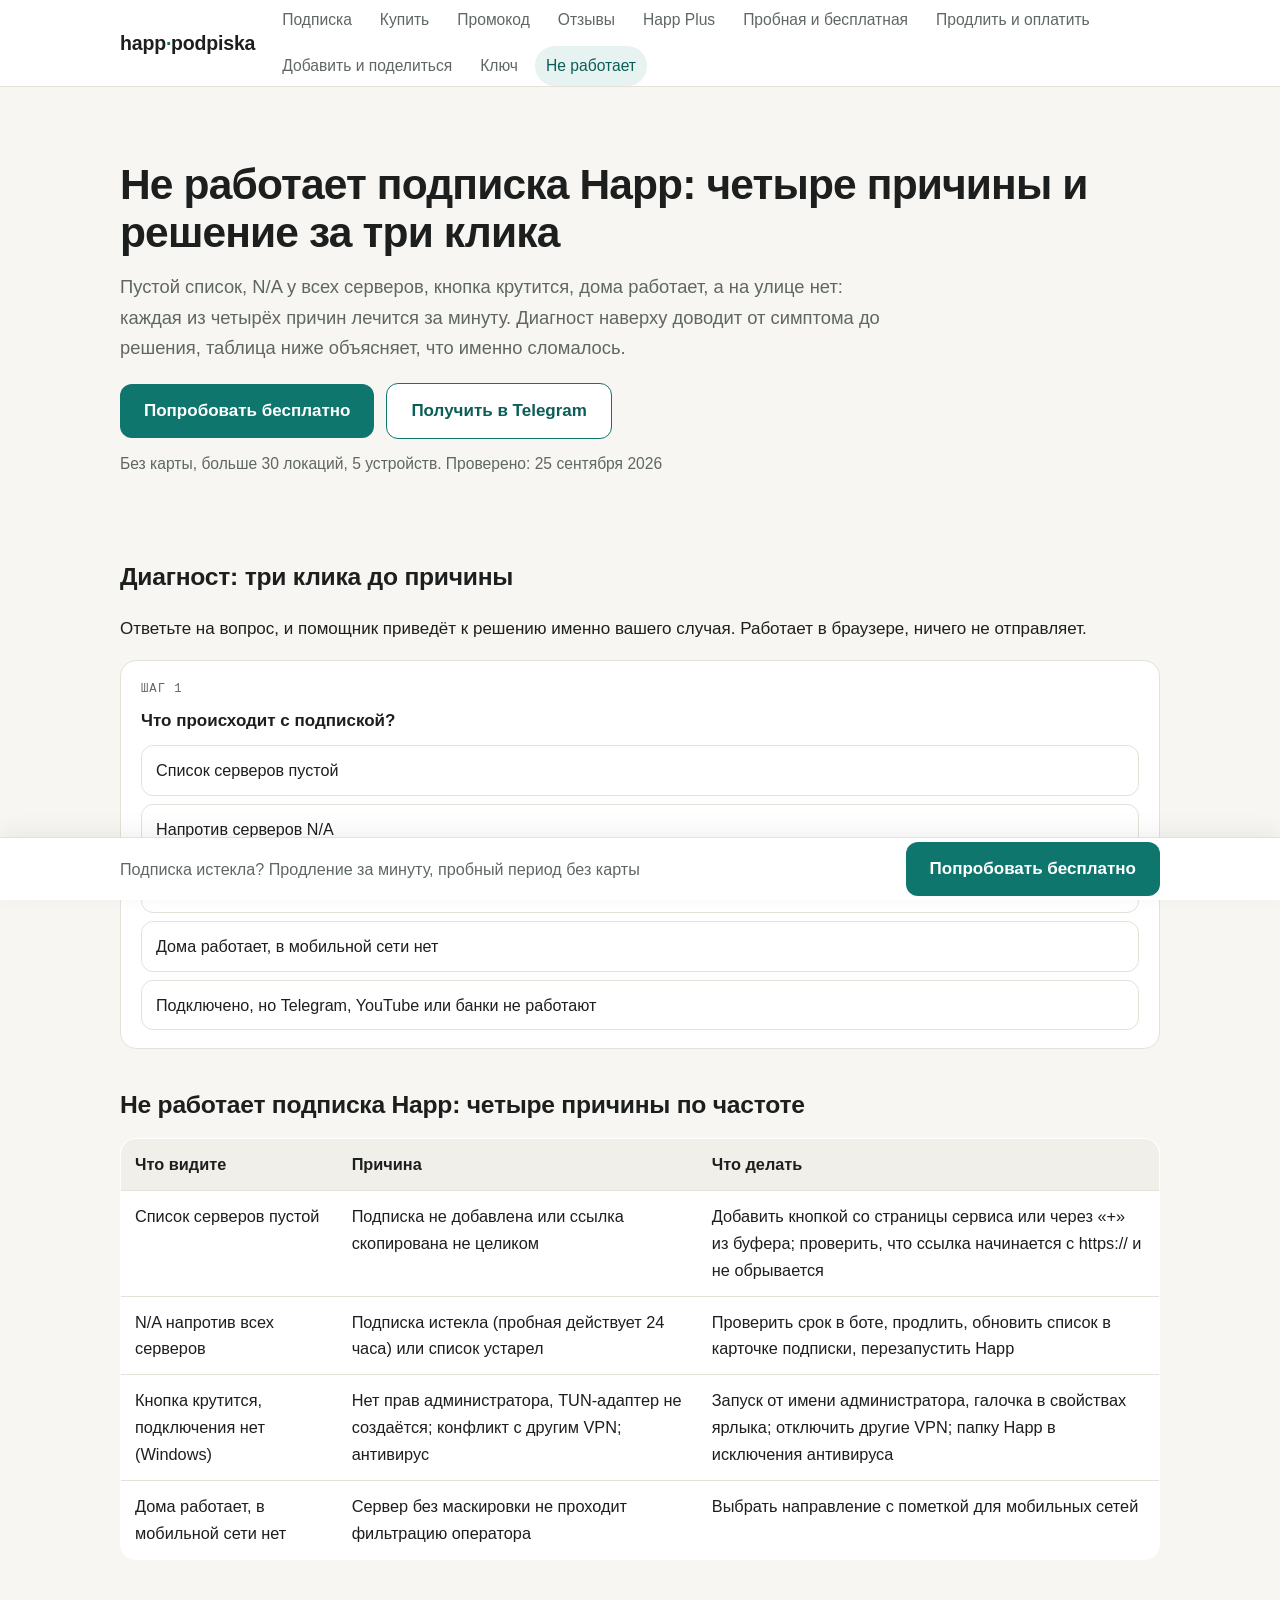
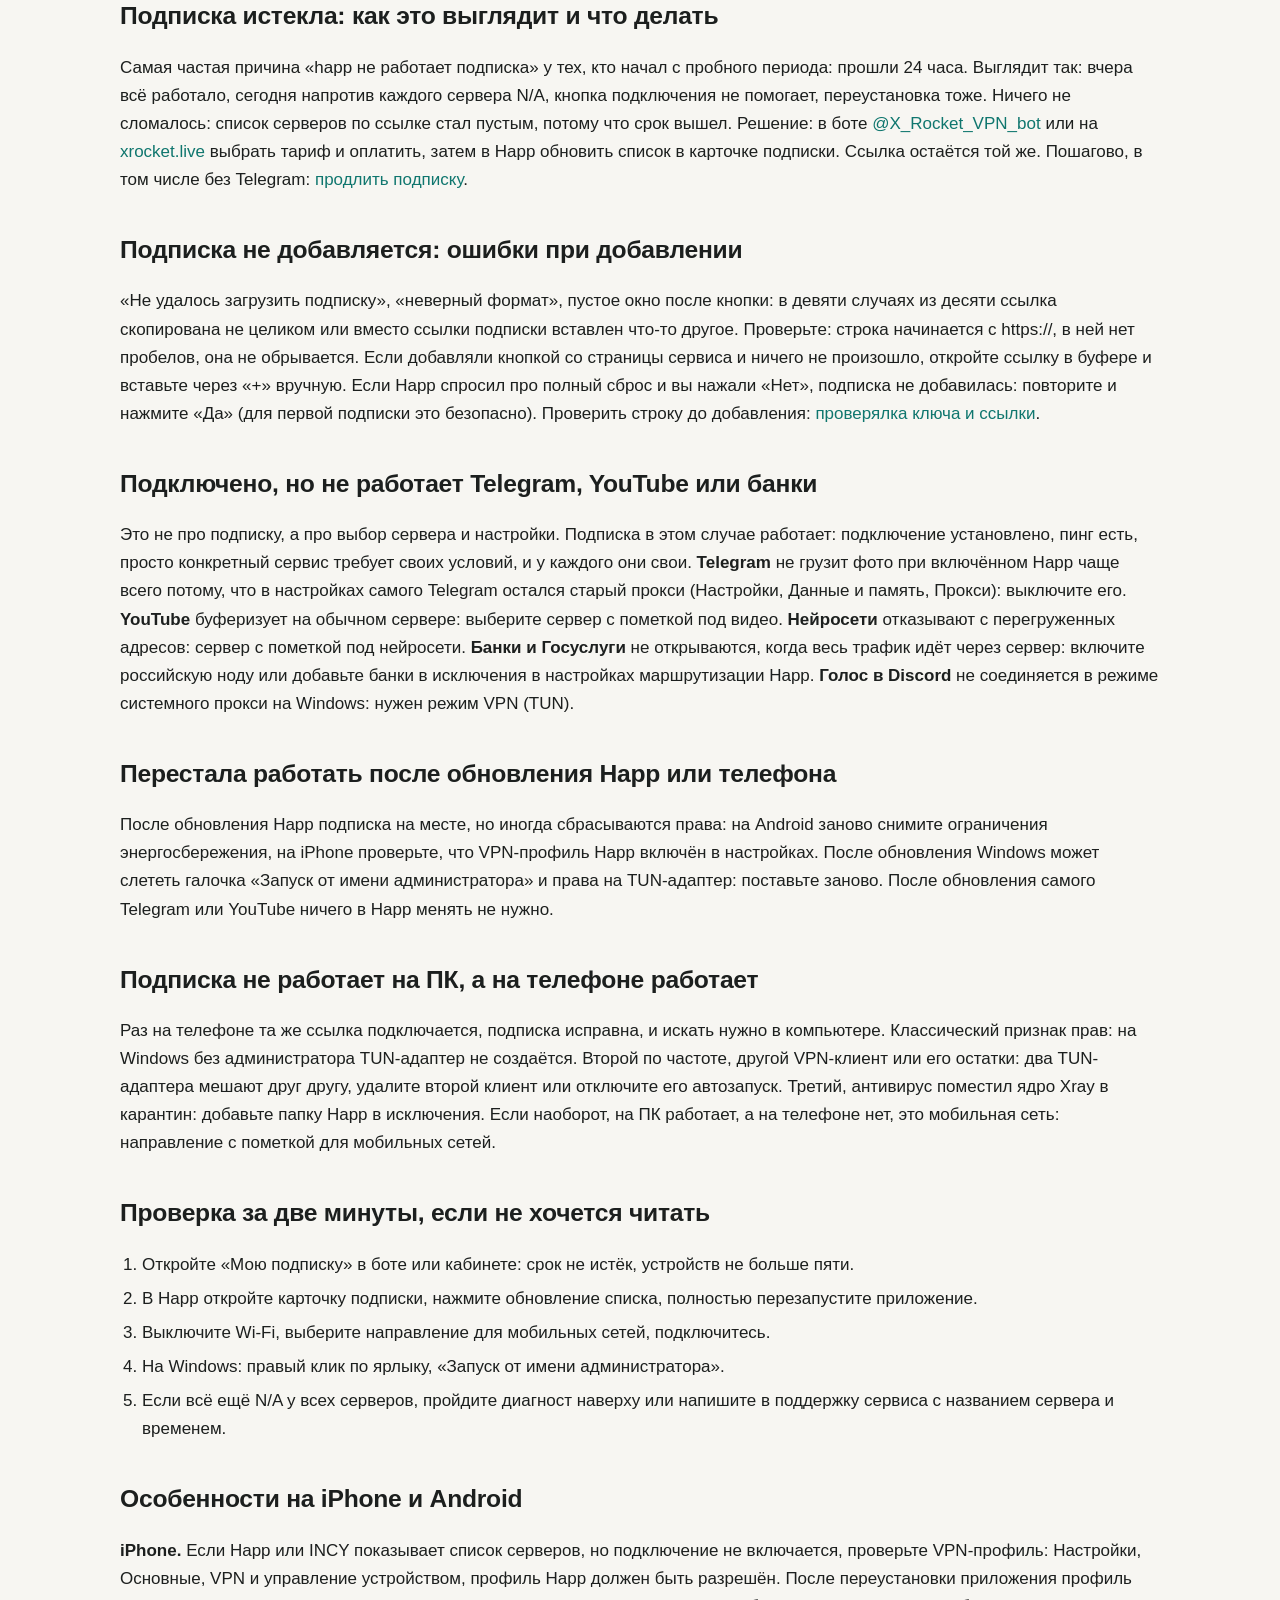
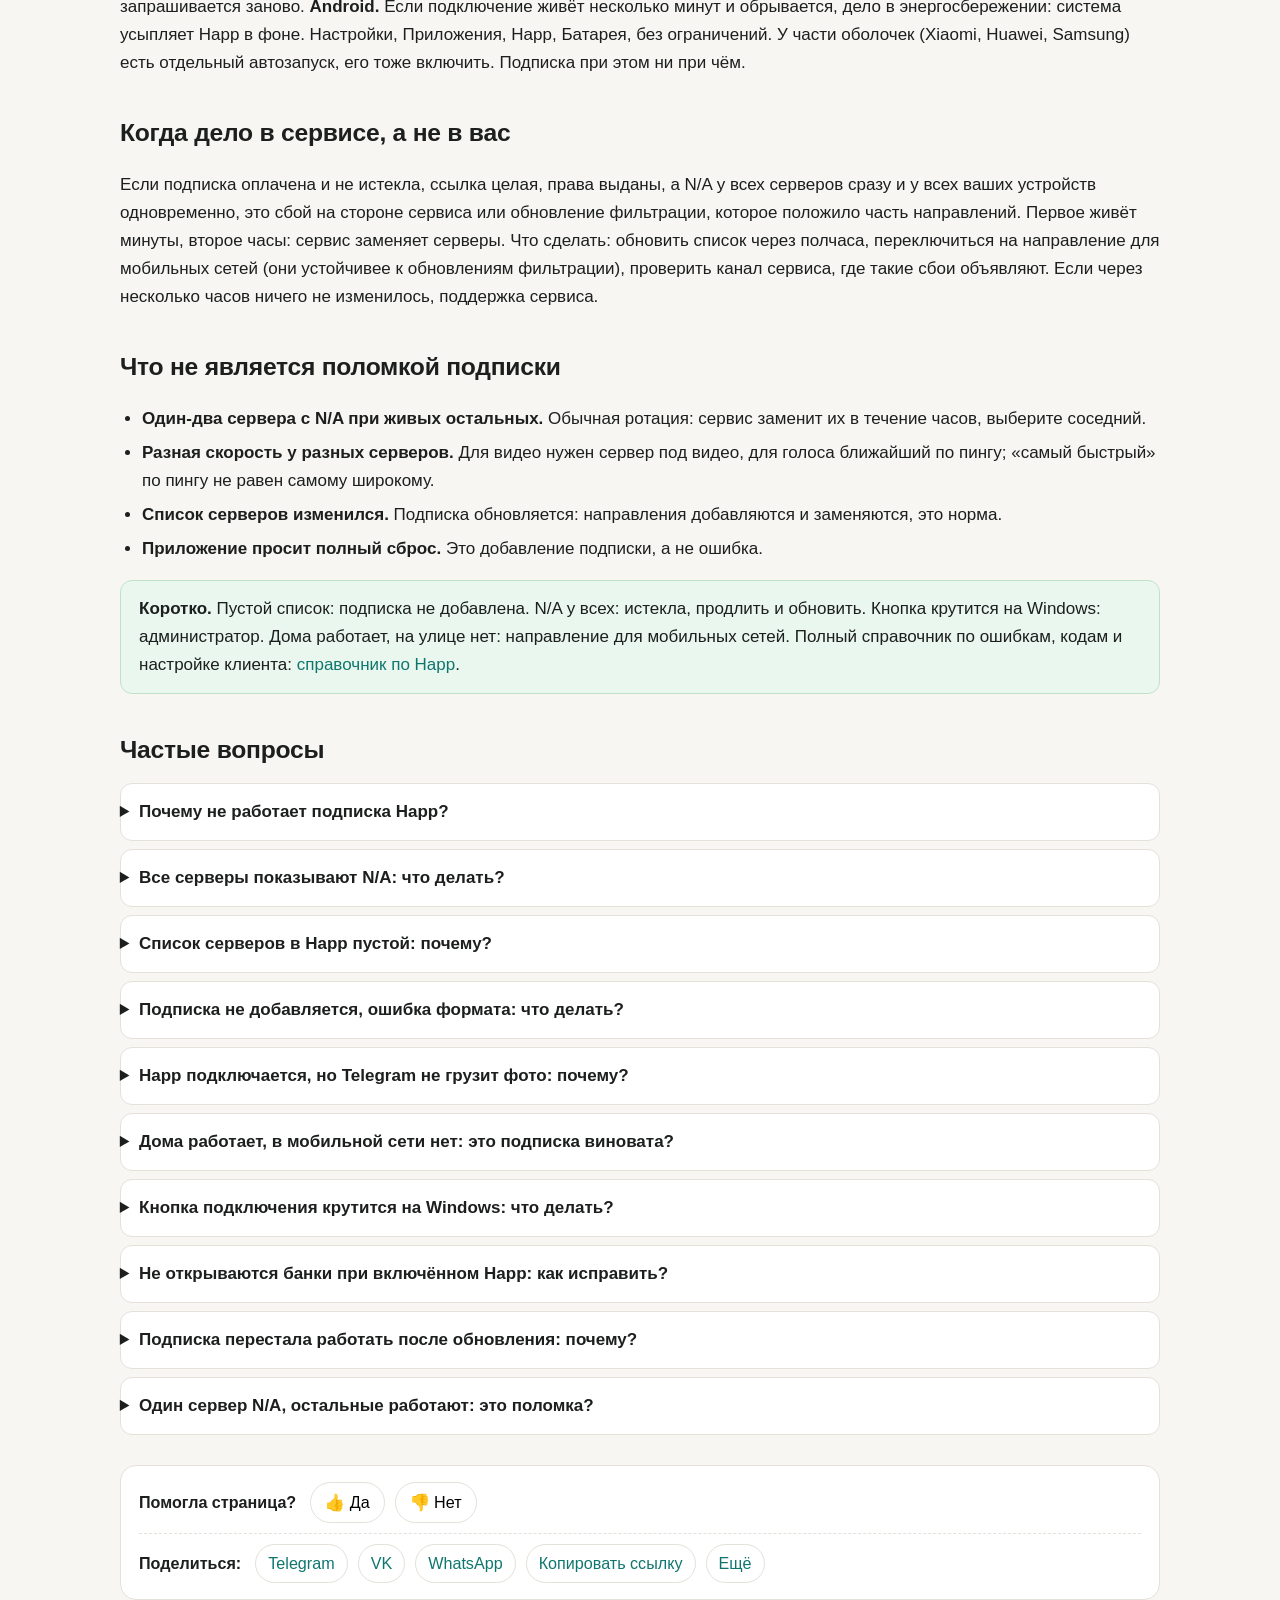
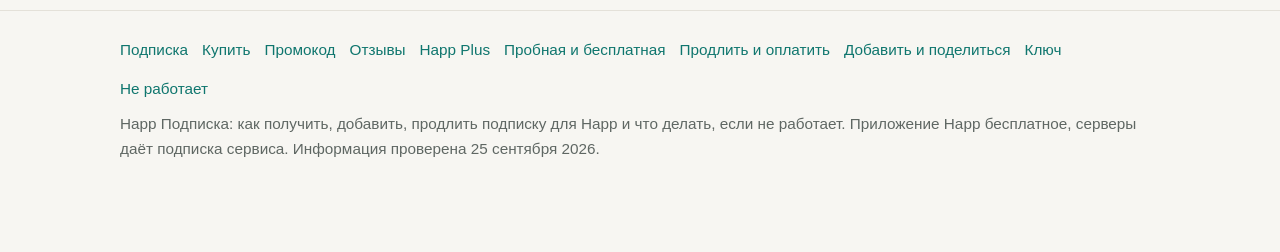
<file: ne-rabotaet.html>
<!DOCTYPE html>
<html lang="ru">
<head>
  <meta charset="utf-8">
  <meta name="viewport" content="width=device-width, initial-scale=1">
  <meta name="robots" content="index, follow, max-snippet:-1, max-image-preview:large">
  <title>Не работает подписка Happ: четыре причины и решение за три клика</title>
  <meta name="description" content="Не работает подписка Happ (хапп): диагност за три клика · четыре причины по частоте таблицей · подписка истекла, N/A у всех серверов · не добавляется, ошибка формата · подключено, но не работает Telegram, YouTube, банки · после обновления · на ПК не работает, на телефоне работает · что не является поломкой.">
  <link rel="canonical" href="https://happ-podpiska.online/ne-rabotaet">
  <meta property="og:type" content="website">
  <meta property="og:site_name" content="Happ Подписка">
  <meta property="og:locale" content="ru_RU">
  <meta property="og:title" content="Не работает подписка Happ: четыре причины и решение за три клика">
  <meta property="og:description" content="Не работает подписка Happ (хапп): диагност за три клика · четыре причины по частоте таблицей · подписка истекла, N/A у всех серверов · не добавляется, ошибка формата · подключено, но не работает Telegram, YouTube, банки · после обновления · на ПК не работает, на телефоне работает · что не является поломкой.">
  <meta property="og:url" content="https://happ-podpiska.online/ne-rabotaet">
  <meta property="og:image" content="https://happ-podpiska.online/og-image.png">
  <meta property="og:image:width" content="1200">
  <meta property="og:image:height" content="630">
  <meta name="twitter:card" content="summary_large_image">
  <link rel="icon" href="/favicon.ico" sizes="any">
  <link rel="icon" type="image/svg+xml" href="/favicon.svg">
  <link rel="icon" type="image/png" sizes="32x32" href="/favicon-32.png">
  <link rel="apple-touch-icon" href="/apple-touch-icon.png">
  <meta name="theme-color" content="#ff5e3a">
  <link rel="stylesheet" href="/styles.css">
  <script type="application/ld+json">
{
  "@context": "https://schema.org",
  "@type": "WebPage",
  "name": "Не работает подписка Happ: четыре причины и решение за три клика",
  "description": "Не работает подписка Happ (хапп): диагност за три клика · четыре причины по частоте таблицей · подписка истекла, N/A у всех серверов · не добавляется, ошибка формата · подключено, но не работает Telegram, YouTube, банки · после обновления · на ПК не работает, на телефоне работает · что не является поломкой.",
  "url": "https://happ-podpiska.online/ne-rabotaet",
  "datePublished": "2026-09-25",
  "dateModified": "2026-09-25",
  "inLanguage": "ru",
  "isPartOf": {
    "@type": "WebSite",
    "name": "Happ Подписка",
    "url": "https://happ-podpiska.online"
  }
}
  </script>
  <script type="application/ld+json">
{
  "@context": "https://schema.org",
  "@type": "FAQPage",
  "mainEntity": [
    {
      "@type": "Question",
      "name": "Почему не работает подписка Happ?",
      "acceptedAnswer": {
        "@type": "Answer",
        "text": "Четыре причины по частоте: подписка не добавлена или ссылка обрезана (пустой список), подписка истекла или список устарел (N/A у всех серверов), Windows без прав администратора (кнопка крутится), мобильная сеть с сервером без маскировки (дома работает, на улице нет)."
      }
    },
    {
      "@type": "Question",
      "name": "Все серверы показывают N/A: что делать?",
      "acceptedAnswer": {
        "@type": "Answer",
        "text": "Проверить срок подписки в боте или кабинете: пробная действует 24 часа. Продлить, затем в Happ открыть карточку подписки, нажать обновление списка и перезапустить приложение."
      }
    },
    {
      "@type": "Question",
      "name": "Список серверов в Happ пустой: почему?",
      "acceptedAnswer": {
        "@type": "Answer",
        "text": "Подписка не добавлена. Нажмите «Добавить подписку» на странице сервиса (в окне сброса «Да») или вставьте ссылку через «+» из буфера обмена, проверив, что она скопирована целиком."
      }
    },
    {
      "@type": "Question",
      "name": "Подписка не добавляется, ошибка формата: что делать?",
      "acceptedAnswer": {
        "@type": "Answer",
        "text": "Проверить строку: начинается с https://, без пробелов, не обрывается. Вставить вручную через «+». Если на вопрос о полном сбросе ответили «Нет», повторить и нажать «Да»."
      }
    },
    {
      "@type": "Question",
      "name": "Happ подключается, но Telegram не грузит фото: почему?",
      "acceptedAnswer": {
        "@type": "Answer",
        "text": "В настройках самого Telegram включён старый прокси (Данные и память, Прокси): выключите его. Для голоса на Windows нужен режим VPN (TUN) вместо системного прокси."
      }
    },
    {
      "@type": "Question",
      "name": "Дома работает, в мобильной сети нет: это подписка виновата?",
      "acceptedAnswer": {
        "@type": "Answer",
        "text": "Нет, это фильтрация оператора: проходят только серверы с маскировкой. Выберите направление с пометкой для мобильных сетей, в подписке их двенадцать."
      }
    },
    {
      "@type": "Question",
      "name": "Кнопка подключения крутится на Windows: что делать?",
      "acceptedAnswer": {
        "@type": "Answer",
        "text": "Запустить Happ от имени администратора (галочка в свойствах ярлыка), отключить другие VPN-клиенты, добавить папку Happ в исключения антивируса."
      }
    },
    {
      "@type": "Question",
      "name": "Не открываются банки при включённом Happ: как исправить?",
      "acceptedAnswer": {
        "@type": "Answer",
        "text": "Включить российскую ноду в списке серверов или добавить банки и Госуслуги в исключения маршрутизации: тогда через сервер идут только заблокированные сервисы."
      }
    },
    {
      "@type": "Question",
      "name": "Подписка перестала работать после обновления: почему?",
      "acceptedAnswer": {
        "@type": "Answer",
        "text": "На Android сбросились ограничения батареи, на iPhone выключился VPN-профиль, на Windows слетела галочка администратора. Поставьте заново; сама подписка на месте."
      }
    },
    {
      "@type": "Question",
      "name": "Один сервер N/A, остальные работают: это поломка?",
      "acceptedAnswer": {
        "@type": "Answer",
        "text": "Нет, обычная ротация. Выберите соседний сервер, сервис заменит упавший в течение часов. Поломкой считается N/A у всех серверов сразу."
      }
    }
  ]
}
  </script>

  <meta name="yandex-verification" content="49e5f5a2c2048988">
  <!-- Yandex.Metrika counter -->
  <script type="text/javascript">
  (function(m,e,t,r,i,k,a){m[i]=m[i]||function(){(m[i].a=m[i].a||[]).push(arguments)};
  m[i].l=1*new Date();
  for (var j = 0; j < document.scripts.length; j++) {if (document.scripts[j].src === r) { return; }}
  k=e.createElement(t),a=e.getElementsByTagName(t)[0],k.async=1,k.src=r,a.parentNode.insertBefore(k,a)})
  (window, document,'script','https://mc.yandex.ru/metrika/tag.js?id=112789062', 'ym');
  ym(112789062, 'init', {ssr:true, webvisor:true, clickmap:true, ecommerce:"dataLayer", referrer: document.referrer, url: location.href, accurateTrackBounce:true, trackLinks:true});
  </script>
  <noscript><div><img src="https://mc.yandex.ru/watch/112789062" style="position:absolute; left:-9999px;" alt="" /></div></noscript>
  <!-- /Yandex.Metrika counter -->
</head>
<body data-site="https://xrocket.live/?utm_source=happ-podpiska&utm_medium=cta&utm_campaign=ne-rabotaet" data-ym="112789062">
<header class="top">
  <div class="wrap">
    <a class="logo" href="/">happ<b>·</b>podpiska</a>
    <nav class="main" aria-label="Разделы">
      <a href="/">Подписка</a>
      <a href="/kupit">Купить</a>
      <a href="/promokod">Промокод</a>
      <a href="/otzyvy">Отзывы</a>
      <a href="/happ-plus-kupit">Happ Plus</a>
      <a href="/besplatno">Пробная и бесплатная</a>
      <a href="/prodlit">Продлить и оплатить</a>
      <a href="/podelitsya">Добавить и поделиться</a>
      <a href="/klyuch">Ключ</a>
      <a href="/ne-rabotaet" aria-current="page">Не работает</a>
    </nav>
  </div>
</header>

<main class="wrap">
  <section class="hero">
    <h1>Не работает подписка Happ: четыре причины и решение за три клика</h1>
    <p class="lead">Пустой список, N/A у всех серверов, кнопка крутится, дома работает, а на улице нет: каждая из четырёх причин лечится за минуту. Диагност наверху доводит от симптома до решения, таблица ниже объясняет, что именно сломалось.</p>
    <div class="cta-row">
      <a class="btn" href="https://xrocket.live/?utm_source=happ-podpiska&utm_medium=cta&utm_campaign=ne-rabotaet" target="_blank" rel="noopener" onclick="goal('site_click')">Попробовать бесплатно</a>
      <a class="btn ghost" href="https://t.me/X_Rocket_VPN_bot?start=ref-b-2" target="_blank" rel="noopener" onclick="goal('bot_click')">Получить в Telegram</a>
      <span class="note">Без карты, больше 30 локаций, 5 устройств. Проверено: 25 сентября 2026</span>
    </div>
  </section>

  <section>
    <h2>Диагност: три клика до причины</h2>
    <p>Ответьте на вопрос, и помощник приведёт к решению именно вашего случая. Работает в браузере, ничего не отправляет.</p>
    <div class="w">
      <div class="crumbs" id="wzCrumbs"></div>
      <div id="wzBody"></div>
      <button type="button" class="back" id="wzBack" hidden>Назад</button>
    </div>
  </section>

  <section>
    <h2>Не работает подписка Happ: четыре причины по частоте</h2>
    <div class="table-wrap"><table>
      <tr><th>Что видите</th><th>Причина</th><th>Что делать</th></tr>
      <tr><td>Список серверов пустой</td><td>Подписка не добавлена или ссылка скопирована не целиком</td><td>Добавить кнопкой со страницы сервиса или через «+» из буфера; проверить, что ссылка начинается с https:// и не обрывается</td></tr>
      <tr><td>N/A напротив всех серверов</td><td>Подписка истекла (пробная действует 24 часа) или список устарел</td><td>Проверить срок в боте, продлить, обновить список в карточке подписки, перезапустить Happ</td></tr>
      <tr><td>Кнопка крутится, подключения нет (Windows)</td><td>Нет прав администратора, TUN-адаптер не создаётся; конфликт с другим VPN; антивирус</td><td>Запуск от имени администратора, галочка в свойствах ярлыка; отключить другие VPN; папку Happ в исключения антивируса</td></tr>
      <tr><td>Дома работает, в мобильной сети нет</td><td>Сервер без маскировки не проходит фильтрацию оператора</td><td>Выбрать направление с пометкой для мобильных сетей</td></tr>
    </table></div>
  </section>

  <section>
    <h2>Подписка истекла: как это выглядит и что делать</h2>
    <p>Самая частая причина «happ не работает подписка» у тех, кто начал с пробного периода: прошли 24 часа. Выглядит так: вчера всё работало, сегодня напротив каждого сервера N/A, кнопка подключения не помогает, переустановка тоже. Ничего не сломалось: список серверов по ссылке стал пустым, потому что срок вышел. Решение: в боте <a href="https://t.me/X_Rocket_VPN_bot?start=ref-b-2" target="_blank" rel="noopener" onclick="goal('bot_click')">@X_Rocket_VPN_bot</a> или на <a href="https://xrocket.live/?utm_source=happ-podpiska&utm_medium=cta&utm_campaign=ne-rabotaet" target="_blank" rel="noopener" onclick="goal('site_click')">xrocket.live</a> выбрать тариф и оплатить, затем в Happ обновить список в карточке подписки. Ссылка остаётся той же. Пошагово, в том числе без Telegram: <a href="/prodlit">продлить подписку</a>.</p>
  </section>

  <section>
    <h2>Подписка не добавляется: ошибки при добавлении</h2>
    <p>«Не удалось загрузить подписку», «неверный формат», пустое окно после кнопки: в девяти случаях из десяти ссылка скопирована не целиком или вместо ссылки подписки вставлен что-то другое. Проверьте: строка начинается с https://, в ней нет пробелов, она не обрывается. Если добавляли кнопкой со страницы сервиса и ничего не произошло, откройте ссылку в буфере и вставьте через «+» вручную. Если Happ спросил про полный сброс и вы нажали «Нет», подписка не добавилась: повторите и нажмите «Да» (для первой подписки это безопасно). Проверить строку до добавления: <a href="/klyuch">проверялка ключа и ссылки</a>.</p>
  </section>

  <section>
    <h2>Подключено, но не работает Telegram, YouTube или банки</h2>
    <p>Это не про подписку, а про выбор сервера и настройки. Подписка в этом случае работает: подключение установлено, пинг есть, просто конкретный сервис требует своих условий, и у каждого они свои. <b>Telegram</b> не грузит фото при включённом Happ чаще всего потому, что в настройках самого Telegram остался старый прокси (Настройки, Данные и память, Прокси): выключите его. <b>YouTube</b> буферизует на обычном сервере: выберите сервер с пометкой под видео. <b>Нейросети</b> отказывают с перегруженных адресов: сервер с пометкой под нейросети. <b>Банки и Госуслуги</b> не открываются, когда весь трафик идёт через сервер: включите российскую ноду или добавьте банки в исключения в настройках маршрутизации Happ. <b>Голос в Discord</b> не соединяется в режиме системного прокси на Windows: нужен режим VPN (TUN).</p>
  </section>

  <section>
    <h2>Перестала работать после обновления Happ или телефона</h2>
    <p>После обновления Happ подписка на месте, но иногда сбрасываются права: на Android заново снимите ограничения энергосбережения, на iPhone проверьте, что VPN-профиль Happ включён в настройках. После обновления Windows может слететь галочка «Запуск от имени администратора» и права на TUN-адаптер: поставьте заново. После обновления самого Telegram или YouTube ничего в Happ менять не нужно.</p>
  </section>

  <section>
    <h2>Подписка не работает на ПК, а на телефоне работает</h2>
    <p>Раз на телефоне та же ссылка подключается, подписка исправна, и искать нужно в компьютере. Классический признак прав: на Windows без администратора TUN-адаптер не создаётся. Второй по частоте, другой VPN-клиент или его остатки: два TUN-адаптера мешают друг другу, удалите второй клиент или отключите его автозапуск. Третий, антивирус поместил ядро Xray в карантин: добавьте папку Happ в исключения. Если наоборот, на ПК работает, а на телефоне нет, это мобильная сеть: направление с пометкой для мобильных сетей.</p>
  </section>

  <section>
    <h2>Проверка за две минуты, если не хочется читать</h2>
    <ol>
      <li>Откройте «Мою подписку» в боте или кабинете: срок не истёк, устройств не больше пяти.</li>
      <li>В Happ откройте карточку подписки, нажмите обновление списка, полностью перезапустите приложение.</li>
      <li>Выключите Wi-Fi, выберите направление для мобильных сетей, подключитесь.</li>
      <li>На Windows: правый клик по ярлыку, «Запуск от имени администратора».</li>
      <li>Если всё ещё N/A у всех серверов, пройдите диагност наверху или напишите в поддержку сервиса с названием сервера и временем.</li>
    </ol>
  </section>

  <section>
    <h2>Особенности на iPhone и Android</h2>
    <p><b>iPhone.</b> Если Happ или INCY показывает список серверов, но подключение не включается, проверьте VPN-профиль: Настройки, Основные, VPN и управление устройством, профиль Happ должен быть разрешён. После переустановки приложения профиль запрашивается заново. <b>Android.</b> Если подключение живёт несколько минут и обрывается, дело в энергосбережении: система усыпляет Happ в фоне. Настройки, Приложения, Happ, Батарея, без ограничений. У части оболочек (Xiaomi, Huawei, Samsung) есть отдельный автозапуск, его тоже включить. Подписка при этом ни при чём.</p>
  </section>

  <section>
    <h2>Когда дело в сервисе, а не в вас</h2>
    <p>Если подписка оплачена и не истекла, ссылка целая, права выданы, а N/A у всех серверов сразу и у всех ваших устройств одновременно, это сбой на стороне сервиса или обновление фильтрации, которое положило часть направлений. Первое живёт минуты, второе часы: сервис заменяет серверы. Что сделать: обновить список через полчаса, переключиться на направление для мобильных сетей (они устойчивее к обновлениям фильтрации), проверить канал сервиса, где такие сбои объявляют. Если через несколько часов ничего не изменилось, поддержка сервиса.</p>
  </section>

  <section>
    <h2>Что не является поломкой подписки</h2>
    <ul>
      <li><b>Один-два сервера с N/A при живых остальных.</b> Обычная ротация: сервис заменит их в течение часов, выберите соседний.</li>
      <li><b>Разная скорость у разных серверов.</b> Для видео нужен сервер под видео, для голоса ближайший по пингу; «самый быстрый» по пингу не равен самому широкому.</li>
      <li><b>Список серверов изменился.</b> Подписка обновляется: направления добавляются и заменяются, это норма.</li>
      <li><b>Приложение просит полный сброс.</b> Это добавление подписки, а не ошибка.</li>
    </ul>
    <div class="ok-box"><b>Коротко.</b> Пустой список: подписка не добавлена. N/A у всех: истекла, продлить и обновить. Кнопка крутится на Windows: администратор. Дома работает, на улице нет: направление для мобильных сетей. Полный справочник по ошибкам, кодам и настройке клиента: <a href="https://happ-wiki.online/happ-ne-rabotaet" target="_blank" rel="noopener">справочник по Happ</a>.</div>
  </section>


  <section id="faq">
    <h2>Частые вопросы</h2>
    <div class="faq">
      <details>
        <summary>Почему не работает подписка Happ?</summary>
        <p>Четыре причины по частоте: подписка не добавлена или ссылка обрезана (пустой список), подписка истекла или список устарел (N/A у всех серверов), Windows без прав администратора (кнопка крутится), мобильная сеть с сервером без маскировки (дома работает, на улице нет).</p>
      </details>
      <details>
        <summary>Все серверы показывают N/A: что делать?</summary>
        <p>Проверить срок подписки в боте или кабинете: пробная действует 24 часа. Продлить, затем в Happ открыть карточку подписки, нажать обновление списка и перезапустить приложение.</p>
      </details>
      <details>
        <summary>Список серверов в Happ пустой: почему?</summary>
        <p>Подписка не добавлена. Нажмите «Добавить подписку» на странице сервиса (в окне сброса «Да») или вставьте ссылку через «+» из буфера обмена, проверив, что она скопирована целиком.</p>
      </details>
      <details>
        <summary>Подписка не добавляется, ошибка формата: что делать?</summary>
        <p>Проверить строку: начинается с https://, без пробелов, не обрывается. Вставить вручную через «+». Если на вопрос о полном сбросе ответили «Нет», повторить и нажать «Да».</p>
      </details>
      <details>
        <summary>Happ подключается, но Telegram не грузит фото: почему?</summary>
        <p>В настройках самого Telegram включён старый прокси (Данные и память, Прокси): выключите его. Для голоса на Windows нужен режим VPN (TUN) вместо системного прокси.</p>
      </details>
      <details>
        <summary>Дома работает, в мобильной сети нет: это подписка виновата?</summary>
        <p>Нет, это фильтрация оператора: проходят только серверы с маскировкой. Выберите направление с пометкой для мобильных сетей, в подписке их двенадцать.</p>
      </details>
      <details>
        <summary>Кнопка подключения крутится на Windows: что делать?</summary>
        <p>Запустить Happ от имени администратора (галочка в свойствах ярлыка), отключить другие VPN-клиенты, добавить папку Happ в исключения антивируса.</p>
      </details>
      <details>
        <summary>Не открываются банки при включённом Happ: как исправить?</summary>
        <p>Включить российскую ноду в списке серверов или добавить банки и Госуслуги в исключения маршрутизации: тогда через сервер идут только заблокированные сервисы.</p>
      </details>
      <details>
        <summary>Подписка перестала работать после обновления: почему?</summary>
        <p>На Android сбросились ограничения батареи, на iPhone выключился VPN-профиль, на Windows слетела галочка администратора. Поставьте заново; сама подписка на месте.</p>
      </details>
      <details>
        <summary>Один сервер N/A, остальные работают: это поломка?</summary>
        <p>Нет, обычная ротация. Выберите соседний сервер, сервис заменит упавший в течение часов. Поломкой считается N/A у всех серверов сразу.</p>
      </details>
    </div>
  </section>

  <div class="fb" aria-label="Оценка статьи">
    <div class="fb-row"><span class="fb-q">Помогла страница?</span><button type="button" class="fb-btn" data-v="yes">👍 Да</button><button type="button" class="fb-btn" data-v="no">👎 Нет</button><span class="fb-thanks"></span></div>
    <div class="fb-row fb-share"><span class="fb-q">Поделиться:</span><a data-share="tg" href="https://t.me/share/url?url=https%3A%2F%2Fhapp-podpiska.online%2Fne-rabotaet&text=%D0%9D%D0%B5%20%D1%80%D0%B0%D0%B1%D0%BE%D1%82%D0%B0%D0%B5%D1%82%20%D0%BF%D0%BE%D0%B4%D0%BF%D0%B8%D1%81%D0%BA%D0%B0%20Happ%3A%20%D1%87%D0%B5%D1%82%D1%8B%D1%80%D0%B5%20%D0%BF%D1%80%D0%B8%D1%87%D0%B8%D0%BD%D1%8B%20%D0%B8%20%D1%80%D0%B5%D1%88%D0%B5%D0%BD%D0%B8%D0%B5%20%D0%B7%D0%B0%20%D1%82%D1%80%D0%B8%20%D0%BA%D0%BB%D0%B8%D0%BA%D0%B0" target="_blank" rel="noopener">Telegram</a><a data-share="vk" href="https://vk.com/share.php?url=https%3A%2F%2Fhapp-podpiska.online%2Fne-rabotaet&title=%D0%9D%D0%B5%20%D1%80%D0%B0%D0%B1%D0%BE%D1%82%D0%B0%D0%B5%D1%82%20%D0%BF%D0%BE%D0%B4%D0%BF%D0%B8%D1%81%D0%BA%D0%B0%20Happ%3A%20%D1%87%D0%B5%D1%82%D1%8B%D1%80%D0%B5%20%D0%BF%D1%80%D0%B8%D1%87%D0%B8%D0%BD%D1%8B%20%D0%B8%20%D1%80%D0%B5%D1%88%D0%B5%D0%BD%D0%B8%D0%B5%20%D0%B7%D0%B0%20%D1%82%D1%80%D0%B8%20%D0%BA%D0%BB%D0%B8%D0%BA%D0%B0" target="_blank" rel="noopener">VK</a><a data-share="wa" href="https://api.whatsapp.com/send?text=%D0%9D%D0%B5%20%D1%80%D0%B0%D0%B1%D0%BE%D1%82%D0%B0%D0%B5%D1%82%20%D0%BF%D0%BE%D0%B4%D0%BF%D0%B8%D1%81%D0%BA%D0%B0%20Happ%3A%20%D1%87%D0%B5%D1%82%D1%8B%D1%80%D0%B5%20%D0%BF%D1%80%D0%B8%D1%87%D0%B8%D0%BD%D1%8B%20%D0%B8%20%D1%80%D0%B5%D1%88%D0%B5%D0%BD%D0%B8%D0%B5%20%D0%B7%D0%B0%20%D1%82%D1%80%D0%B8%20%D0%BA%D0%BB%D0%B8%D0%BA%D0%B0%0Ahttps%3A%2F%2Fhapp-podpiska.online%2Fne-rabotaet" target="_blank" rel="noopener">WhatsApp</a><a data-share="copy" href="#">Копировать ссылку</a><a data-share="native" href="#" hidden>Ещё</a></div>
  </div>
</main>

<footer>
  <div class="wrap">
    <div class="links">
      <a href="/">Подписка</a>
      <a href="/kupit">Купить</a>
      <a href="/promokod">Промокод</a>
      <a href="/otzyvy">Отзывы</a>
      <a href="/happ-plus-kupit">Happ Plus</a>
      <a href="/besplatno">Пробная и бесплатная</a>
      <a href="/prodlit">Продлить и оплатить</a>
      <a href="/podelitsya">Добавить и поделиться</a>
      <a href="/klyuch">Ключ</a>
      <a href="/ne-rabotaet">Не работает</a>
    </div>
    <div>Happ Подписка: как получить, добавить, продлить подписку для Happ и что делать, если не работает. Приложение Happ бесплатное, серверы даёт подписка сервиса. Информация проверена 25 сентября 2026.</div>
  </div>
</footer>

<div class="sticky">
  <div class="wrap">
    <span>Подписка истекла? Продление за минуту, пробный период без карты</span>
    <a class="btn" href="https://xrocket.live/?utm_source=happ-podpiska&utm_medium=cta&utm_campaign=ne-rabotaet" target="_blank" rel="noopener" onclick="goal('sticky_click')">Попробовать бесплатно</a>
  </div>
</div>
<script>

function goal(n){try{ym(112789062,'reachGoal',n);}catch(e){}}
/* configurator */
(function(){
  var dev=null, goal_=null, box=document.getElementById('cfg'); if(!box) return;
  var R={
    android:[['Установите Happ из Google Play (com.happproxy) или APK с GitHub разработчика','2 мин'],['Активируйте пробную подписку на 24 часа без карты','1 мин'],['Нажмите «Добавить подписку», в окне сброса выберите «Да»','1 мин']],
    iphone:[['Установите INCY из российского App Store или Happ Proxy Utility через Apple ID другого региона','3 мин'],['Активируйте пробную подписку на 24 часа без карты','1 мин'],['Добавьте подписку кнопкой и разрешите VPN-профиль','1 мин']],
    pc:[['Скачайте установщик с GitHub разработчика, пройдите SmartScreen','3 мин'],['Активируйте пробную подписку на 24 часа без карты','1 мин'],['Запустите Happ от имени администратора, добавьте подписку через «+»','2 мин']],
    tv:[['Установите Happ из магазина телевизора','3 мин'],['Активируйте подписку на телефоне','1 мин'],['Отсканируйте QR-код подписки камерой в приложении на ТВ','1 мин']]
  };
  var X={mobile:['Выберите направление с пометкой для мобильных сетей','30 сек'],banks:['Включите российскую ноду или добавьте банки в исключения','1 мин'],video:['Выберите сервер с пометкой под YouTube','30 сек'],ai:['Выберите сервер с пометкой под нейросети','30 сек'],fast:['Выберите сервер с наименьшим пингом и подключитесь','30 сек']};
  function pick(id,cb){var el=document.getElementById(id);el.addEventListener('click',function(e){var b=e.target.closest('.chip');if(!b)return;el.querySelectorAll('.chip').forEach(function(x){x.classList.remove('sel')});b.classList.add('sel');cb(b.dataset.v);render();goal('cfg_pick');});}
  pick('cfgDev',function(v){dev=v});pick('cfgGoal',function(v){goal_=v});
  function render(){if(!dev||!goal_)return;var steps=R[dev].concat([X[goal_]]);var out=document.getElementById('cfgOut');
    out.innerHTML='<div class="w-label">Ваш маршрут: '+steps.length+' шага</div>'+steps.map(function(s,i){return '<div class="rstep"><span class="n">'+String(i+1).padStart(2,'0')+'</span><span>'+s[0]+'<em>'+s[1]+'</em></span></div>'}).join('')
    +'<div class="cta-row" style="margin-top:14px"><a class="btn" href="'+document.body.dataset.site+'" target="_blank" rel="noopener" onclick="goal(\'site_click\')">Попробовать бесплатно</a><span class="note">пробный период 24 часа, без карты</span></div>';
    out.classList.add('show');}
})();
/* diagnost */
(function(){
  var body=document.getElementById('wzBody'); if(!body) return;
  var back=document.getElementById('wzBack'), crumbs=document.getElementById('wzCrumbs');
  var tree={q:'Что происходит с подпиской?',opts:[
    {t:'Список серверов пустой',a:{h:'Подписка не добавлена',p:'Happ без подписки пуст по конструкции. Активируйте пробную подписку и нажмите «Добавить подписку»: список загрузится сам. Если ссылка вставлена вручную, проверьте, что скопировали её целиком.'}},
    {t:'Напротив серверов N/A',n:{q:'N/A у всех или у части?',opts:[
      {t:'У всех сразу',a:{h:'Подписка истекла или список устарел',p:'Откройте карточку подписки в Happ и нажмите обновление списка; проверьте срок в боте. Пробная подписка действует 24 часа, после этого нужен тариф. После продления обновите список ещё раз.'}},
      {t:'Только у некоторых',a:{h:'Отдельные направления прилегли',p:'Обычная ротация серверов: выберите соседний с живым пингом, сервис заменит упавшие в течение часов. Если N/A у одиночного бесплатного ключа, он умер насовсем.'}}]}},
    {t:'Кнопка крутится, подключения нет',n:{q:'На каком устройстве?',opts:[
      {t:'Windows',a:{h:'Запустите Happ от имени администратора',p:'Без прав администратора не создаётся TUN-адаптер. Правый клик по ярлыку, «Запуск от имени администратора», затем галочка в свойствах ярлыка навсегда. Второй кандидат: другой VPN-клиент или антивирус.'}},
      {t:'Android или iPhone',a:{h:'Конфликт клиентов или сервер',p:'Закройте другие VPN-приложения, переключите сервер. На Android снимите ограничения батареи для Happ; на iPhone подтвердите VPN-профиль в настройках.'}}]}},
    {t:'Дома работает, в мобильной сети нет',a:{h:'Оператор фильтрует жёстче',p:'В мобильной сети во время ограничений проходят только серверы с маскировкой. Выберите направление с пометкой для мобильных сетей: в подписке их двенадцать, и они входят в пробный период.'}},
    {t:'Подключено, но Telegram, YouTube или банки не работают',a:{h:'Сервер не под задачу или маршрутизация',p:'Для YouTube нужен сервер под видео, для нейросетей под нейросети, для Telegram выключите прокси в его настройках. Если не открываются банки, включите российскую ноду или добавьте их в исключения.'}}
  ]};
  var stack=[tree];
  function render(){var cur=stack[stack.length-1];back.hidden=stack.length<2;
    if(cur.a){crumbs.textContent='РЕШЕНИЕ';body.innerHTML='<div class="answer"><b>'+cur.a.h+'</b>'+cur.a.p+'</div>';return;}
    crumbs.textContent='ШАГ '+stack.length;body.innerHTML='<div style="font-weight:700;margin-bottom:10px">'+cur.q+'</div><div class="opts">'+cur.opts.map(function(o,i){return '<button type="button" class="opt" data-i="'+i+'">'+o.t+'</button>'}).join('')+'</div>';}
  body.addEventListener('click',function(e){var b=e.target.closest('.opt');if(!b)return;var o=stack[stack.length-1].opts[+b.dataset.i];stack.push(o.n||o);render();goal('wizard_step');});
  back.addEventListener('click',function(){stack.pop();render();}); render();
})();
/* checklist */
(function(){
  var box=document.getElementById('ck'); if(!box) return;
  var bar=document.getElementById('ckBar'), txt=document.getElementById('ckTxt'), items=box.querySelectorAll('input');
  items.forEach(function(i){try{if(localStorage.getItem('hp_'+i.dataset.k)==='1'){i.checked=true;i.closest('.ck').classList.add('done');}}catch(e){}
    i.addEventListener('change',function(){i.closest('.ck').classList.toggle('done',i.checked);try{localStorage.setItem('hp_'+i.dataset.k,i.checked?'1':'0');}catch(e){}upd();goal('checklist_tick');});});
  function upd(){var d=[].filter.call(items,function(i){return i.checked}).length;bar.style.width=(d/items.length*100)+'%';txt.textContent=d+' из '+items.length+' выполнено';} upd();
})();
/* key checker */
(function(){
  var inp=document.getElementById('kin'); if(!inp) return; var res=document.getElementById('kres');
  inp.addEventListener('input',function(){var v=inp.value.trim(); if(!v){res.innerHTML='';return;}
    var m=v.match(/^(vless|vmess|trojan|ss|https?):\/\//i); if(!m){res.innerHTML='<div class="note-box">Это не похоже на ключ или ссылку подписки: строка должна начинаться с vless://, ss://, trojan://, vmess:// или https://</div>';return;}
    var proto=m[1].toLowerCase(); var rows=[];
    if(proto==='https'||proto==='http'){rows.push(['Тип','Ссылка подписки (список серверов с автообновлением)']);rows.push(['Что делать','Вставить через «+» в Happ, список загрузится сам']);}
    else{rows.push(['Тип','Одиночный ключ, протокол '+proto.toUpperCase()]);
      var host=(v.match(/@([^:\/?#]+)/)||[])[1]; if(host)rows.push(['Сервер',host]);
      var name=decodeURIComponent((v.split('#')[1]||'').trim()); if(name)rows.push(['Имя',name]);
      var rea=/security=reality/i.test(v); rows.push(['Маскировка',rea?'Reality: подходит для мобильных сетей':'нет Reality: в мобильной сети с фильтрацией может не работать']);
      if(!/#/.test(v))rows.push(['Внимание','Нет имени после «#»: возможно, ключ скопирован не целиком']);}
    res.innerHTML=rows.map(function(r){return '<div class="row"><b>'+r[0]+'</b><span>'+r[1]+'</span></div>'}).join('')+'<div class="pr">Проверка формата в браузере, никуда не отправляется и не подключается</div>'; goal('key_check');});
})();

</script>
<script src="/feedback.js" defer></script>
</body>
</html>
</file>
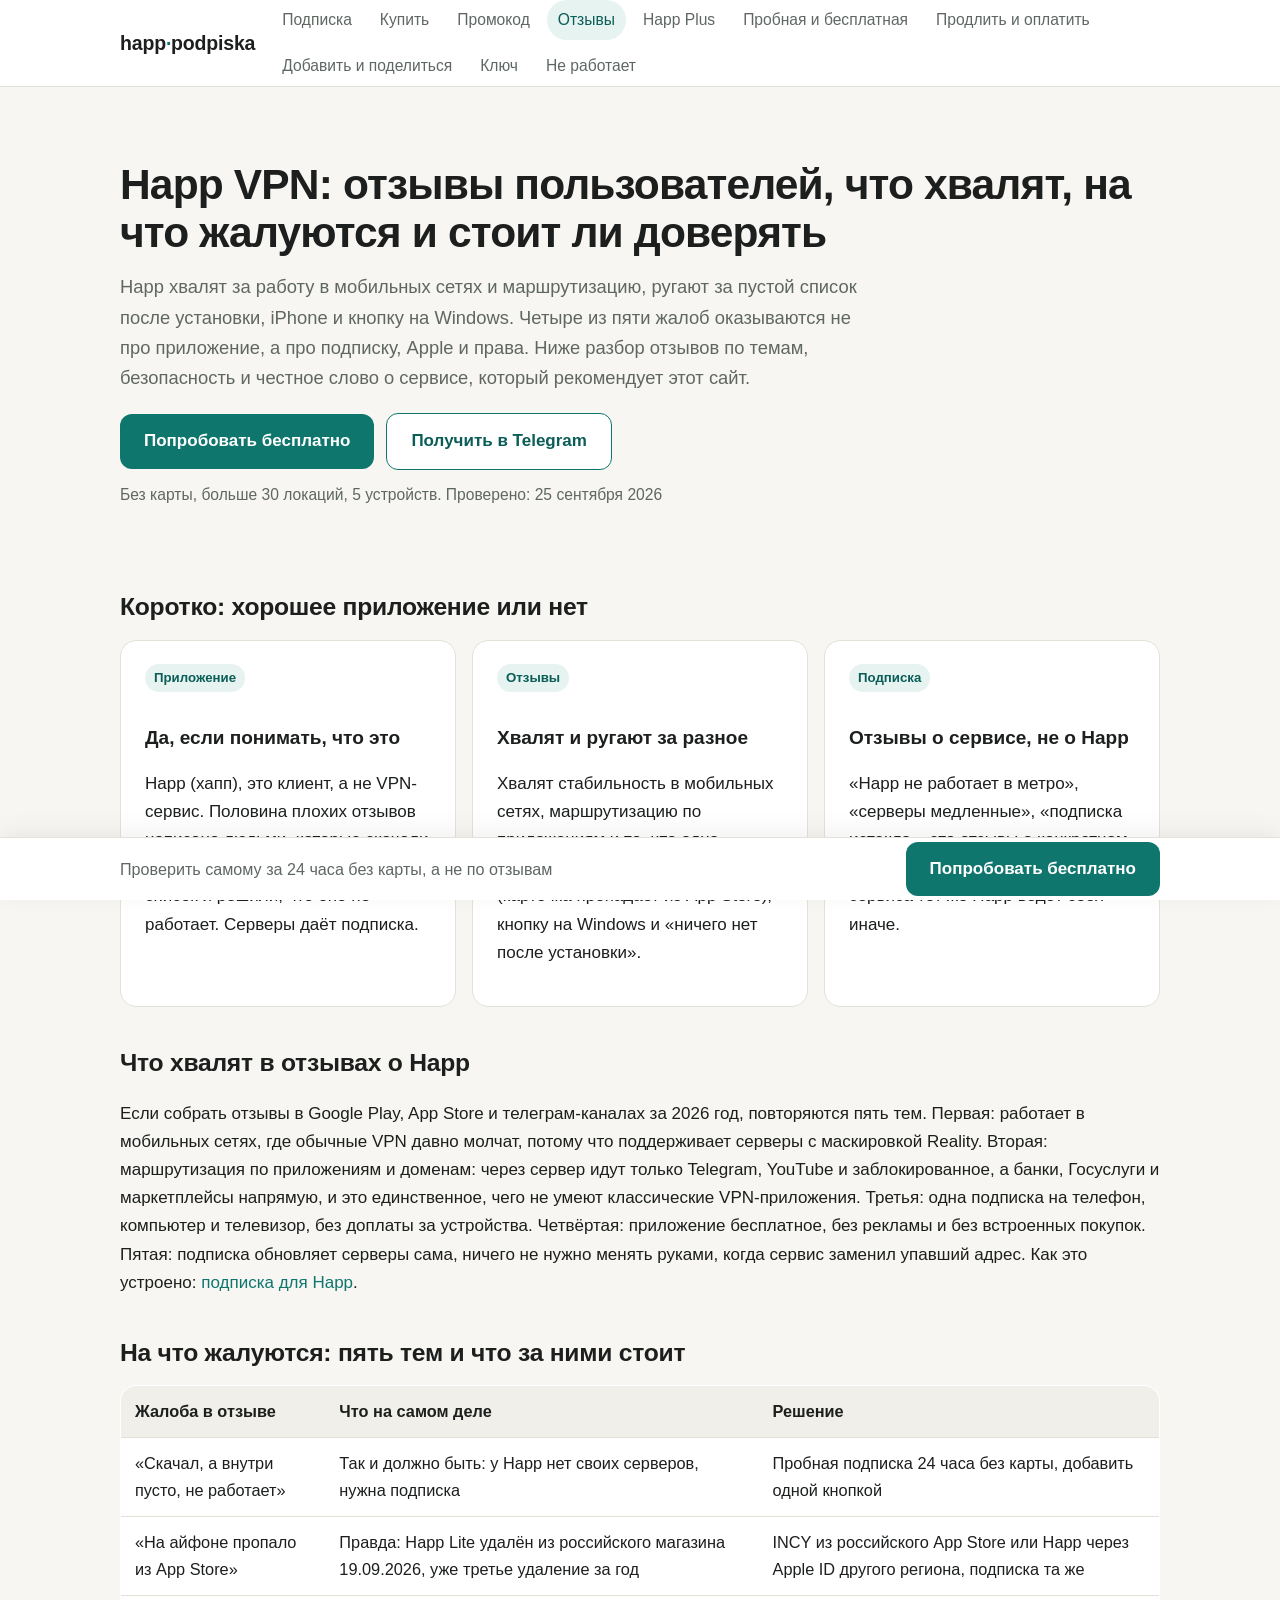
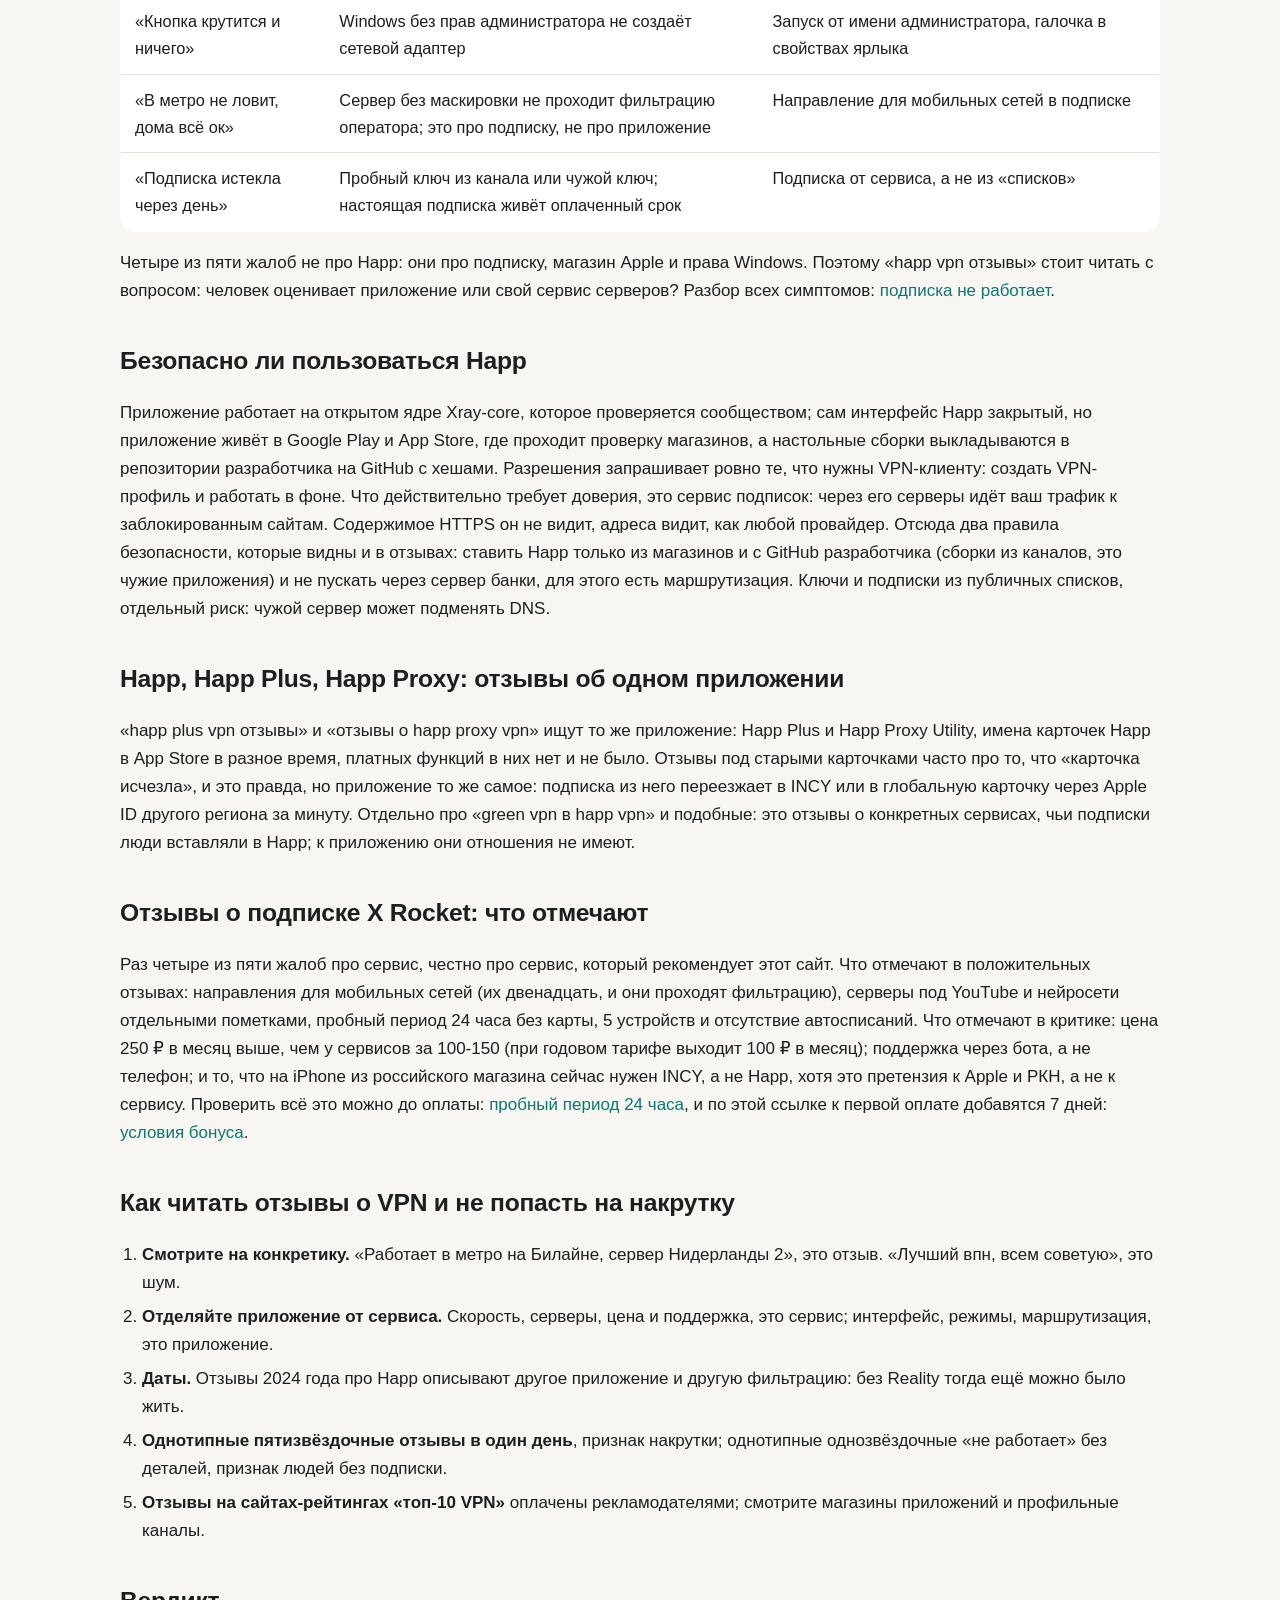
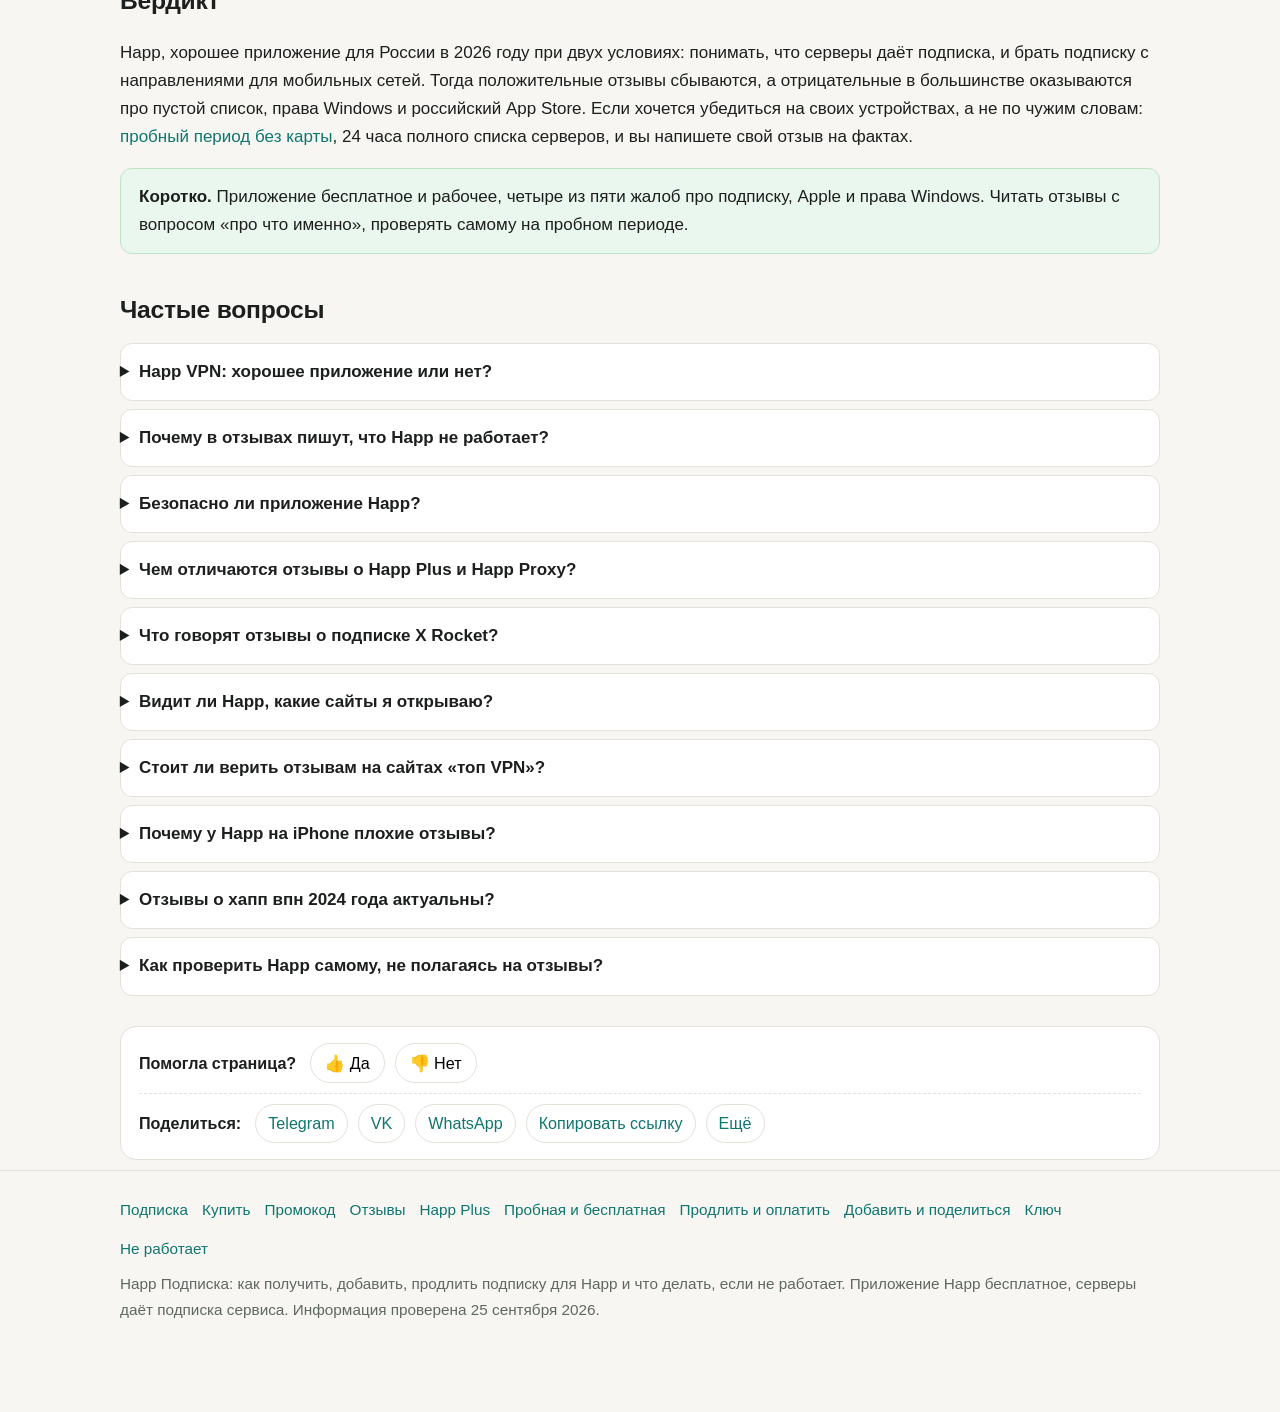
<file: otzyvy.html>
<!DOCTYPE html>
<html lang="ru">
<head>
  <meta charset="utf-8">
  <meta name="viewport" content="width=device-width, initial-scale=1">
  <meta name="robots" content="index, follow, max-snippet:-1, max-image-preview:large">
  <title>Happ VPN: отзывы пользователей, что хвалят, на что жалуются и стоит ли доверять (2026)</title>
  <meta name="description" content="Отзывы о Happ VPN (хапп впн отзывы, happ plus отзывы): хорошее приложение или нет · что хвалят: мобильные сети, маршрутизация, одна подписка · пять жалоб и что за ними стоит · безопасно ли · Happ Plus и Happ Proxy, это одно · отзывы о подписке X Rocket честно · как читать отзывы и не попасть на накрутку.">
  <link rel="canonical" href="https://happ-podpiska.online/otzyvy">
  <meta property="og:type" content="website">
  <meta property="og:site_name" content="Happ Подписка">
  <meta property="og:locale" content="ru_RU">
  <meta property="og:title" content="Happ VPN: отзывы пользователей, что хвалят, на что жалуются и стоит ли доверять (2026)">
  <meta property="og:description" content="Отзывы о Happ VPN (хапп впн отзывы, happ plus отзывы): хорошее приложение или нет · что хвалят: мобильные сети, маршрутизация, одна подписка · пять жалоб и что за ними стоит · безопасно ли · Happ Plus и Happ Proxy, это одно · отзывы о подписке X Rocket честно · как читать отзывы и не попасть на накрутку.">
  <meta property="og:url" content="https://happ-podpiska.online/otzyvy">
  <meta property="og:image" content="https://happ-podpiska.online/og-image.png">
  <meta property="og:image:width" content="1200">
  <meta property="og:image:height" content="630">
  <meta name="twitter:card" content="summary_large_image">
  <link rel="icon" href="/favicon.ico" sizes="any">
  <link rel="icon" type="image/svg+xml" href="/favicon.svg">
  <link rel="icon" type="image/png" sizes="32x32" href="/favicon-32.png">
  <link rel="apple-touch-icon" href="/apple-touch-icon.png">
  <meta name="theme-color" content="#ff5e3a">
  <link rel="stylesheet" href="/styles.css">
  <script type="application/ld+json">
{
  "@context": "https://schema.org",
  "@type": "WebPage",
  "name": "Happ VPN: отзывы пользователей, что хвалят, на что жалуются и стоит ли доверять (2026)",
  "description": "Отзывы о Happ VPN (хапп впн отзывы, happ plus отзывы): хорошее приложение или нет · что хвалят: мобильные сети, маршрутизация, одна подписка · пять жалоб и что за ними стоит · безопасно ли · Happ Plus и Happ Proxy, это одно · отзывы о подписке X Rocket честно · как читать отзывы и не попасть на накрутку.",
  "url": "https://happ-podpiska.online/otzyvy",
  "datePublished": "2026-09-25",
  "dateModified": "2026-09-25",
  "inLanguage": "ru",
  "isPartOf": {
    "@type": "WebSite",
    "name": "Happ Подписка",
    "url": "https://happ-podpiska.online"
  }
}
  </script>
  <script type="application/ld+json">
{
  "@context": "https://schema.org",
  "@type": "FAQPage",
  "mainEntity": [
    {
      "@type": "Question",
      "name": "Happ VPN: хорошее приложение или нет?",
      "acceptedAnswer": {
        "@type": "Answer",
        "text": "Хорошее, если понимать, что это клиент без своих серверов: серверы даёт подписка сервиса. С подпиской, где есть направления для мобильных сетей, Happ работает там, где обычные VPN давно не работают."
      }
    },
    {
      "@type": "Question",
      "name": "Почему в отзывах пишут, что Happ не работает?",
      "acceptedAnswer": {
        "@type": "Answer",
        "text": "В большинстве случаев человек установил приложение и увидел пустой список: подписка не добавлена. Остальные жалобы про права администратора на Windows, пропажу карточки из App Store и серверы без маскировки в мобильной сети."
      }
    },
    {
      "@type": "Question",
      "name": "Безопасно ли приложение Happ?",
      "acceptedAnswer": {
        "@type": "Answer",
        "text": "Оно работает на открытом ядре Xray, проходит проверку Google Play и App Store, настольные сборки лежат на GitHub разработчика. Риски связаны с источником: сборки из каналов и чужие ключи из публичных списков, а не с самим приложением."
      }
    },
    {
      "@type": "Question",
      "name": "Чем отличаются отзывы о Happ Plus и Happ Proxy?",
      "acceptedAnswer": {
        "@type": "Answer",
        "text": "Ничем по сути: Happ Plus и Happ Proxy Utility, имена карточек того же приложения в App Store. Отзывы о пропаже карточек правдивы, но приложение и подписка те же."
      }
    },
    {
      "@type": "Question",
      "name": "Что говорят отзывы о подписке X Rocket?",
      "acceptedAnswer": {
        "@type": "Answer",
        "text": "Хвалят направления для мобильных сетей, пробный период без карты, 5 устройств и разовую оплату; критикуют цену помесячного тарифа и поддержку через бота. Проверить можно за 24 часа бесплатно."
      }
    },
    {
      "@type": "Question",
      "name": "Видит ли Happ, какие сайты я открываю?",
      "acceptedAnswer": {
        "@type": "Answer",
        "text": "Приложение нет. Сервис подписок видит адреса, к которым вы подключались через его серверы, как любой провайдер, но не содержимое HTTPS. Банки лучше пускать напрямую через маршрутизацию."
      }
    },
    {
      "@type": "Question",
      "name": "Стоит ли верить отзывам на сайтах «топ VPN»?",
      "acceptedAnswer": {
        "@type": "Answer",
        "text": "Нет, эти рейтинги оплачиваются рекламодателями. Смотрите отзывы в магазинах приложений и профильных каналах и отделяйте оценку приложения от оценки сервиса."
      }
    },
    {
      "@type": "Question",
      "name": "Почему у Happ на iPhone плохие отзывы?",
      "acceptedAnswer": {
        "@type": "Answer",
        "text": "Из-за удалений карточки из российского App Store, последнее 19.09.2026. Приложение при этом работает; замена без смены региона, INCY с той же подпиской."
      }
    },
    {
      "@type": "Question",
      "name": "Отзывы о хапп впн 2024 года актуальны?",
      "acceptedAnswer": {
        "@type": "Answer",
        "text": "Нет: и приложение, и фильтрация с тех пор изменились. В 2026 году важна поддержка Reality и направления для мобильных сетей; отзывы старше года описывают другую ситуацию."
      }
    },
    {
      "@type": "Question",
      "name": "Как проверить Happ самому, не полагаясь на отзывы?",
      "acceptedAnswer": {
        "@type": "Answer",
        "text": "Пробная подписка на 24 часа без карты: установить, добавить, проверить дома, на мобильном интернете, на компьютере и телевизоре. За сутки картина яснее любого отзыва."
      }
    }
  ]
}
  </script>

  <meta name="yandex-verification" content="49e5f5a2c2048988">
  <!-- Yandex.Metrika counter -->
  <script type="text/javascript">
  (function(m,e,t,r,i,k,a){m[i]=m[i]||function(){(m[i].a=m[i].a||[]).push(arguments)};
  m[i].l=1*new Date();
  for (var j = 0; j < document.scripts.length; j++) {if (document.scripts[j].src === r) { return; }}
  k=e.createElement(t),a=e.getElementsByTagName(t)[0],k.async=1,k.src=r,a.parentNode.insertBefore(k,a)})
  (window, document,'script','https://mc.yandex.ru/metrika/tag.js?id=112789062', 'ym');
  ym(112789062, 'init', {ssr:true, webvisor:true, clickmap:true, ecommerce:"dataLayer", referrer: document.referrer, url: location.href, accurateTrackBounce:true, trackLinks:true});
  </script>
  <noscript><div><img src="https://mc.yandex.ru/watch/112789062" style="position:absolute; left:-9999px;" alt="" /></div></noscript>
  <!-- /Yandex.Metrika counter -->
</head>
<body data-site="https://xrocket.live/?utm_source=happ-podpiska&utm_medium=cta&utm_campaign=otzyvy" data-ym="112789062">
<header class="top">
  <div class="wrap">
    <a class="logo" href="/">happ<b>·</b>podpiska</a>
    <nav class="main" aria-label="Разделы">
      <a href="/">Подписка</a>
      <a href="/kupit">Купить</a>
      <a href="/promokod">Промокод</a>
      <a href="/otzyvy" aria-current="page">Отзывы</a>
      <a href="/happ-plus-kupit">Happ Plus</a>
      <a href="/besplatno">Пробная и бесплатная</a>
      <a href="/prodlit">Продлить и оплатить</a>
      <a href="/podelitsya">Добавить и поделиться</a>
      <a href="/klyuch">Ключ</a>
      <a href="/ne-rabotaet">Не работает</a>
    </nav>
  </div>
</header>

<main class="wrap">
  <section class="hero">
    <h1>Happ VPN: отзывы пользователей, что хвалят, на что жалуются и стоит ли доверять</h1>
    <p class="lead">Happ хвалят за работу в мобильных сетях и маршрутизацию, ругают за пустой список после установки, iPhone и кнопку на Windows. Четыре из пяти жалоб оказываются не про приложение, а про подписку, Apple и права. Ниже разбор отзывов по темам, безопасность и честное слово о сервисе, который рекомендует этот сайт.</p>
    <div class="cta-row">
      <a class="btn" href="https://xrocket.live/?utm_source=happ-podpiska&utm_medium=cta&utm_campaign=otzyvy" target="_blank" rel="noopener" onclick="goal('site_click')">Попробовать бесплатно</a>
      <a class="btn ghost" href="https://t.me/X_Rocket_VPN_bot?start=ref-b-2" target="_blank" rel="noopener" onclick="goal('bot_click')">Получить в Telegram</a>
      <span class="note">Без карты, больше 30 локаций, 5 устройств. Проверено: 25 сентября 2026</span>
    </div>
  </section>

  <section>
    <h2>Коротко: хорошее приложение или нет</h2>
    <div class="grid c3">
      <div class="card"><span class="tag">Приложение</span><h3>Да, если понимать, что это</h3><p>Happ (хапп), это клиент, а не VPN-сервис. Половина плохих отзывов написана людьми, которые скачали приложение, увидели пустой список и решили, что оно не работает. Серверы даёт подписка.</p></div>
      <div class="card"><span class="tag">Отзывы</span><h3>Хвалят и ругают за разное</h3><p>Хвалят стабильность в мобильных сетях, маршрутизацию по приложениям и то, что одна подписка на всё. Ругают iPhone (карточка пропадает из App Store), кнопку на Windows и «ничего нет после установки».</p></div>
      <div class="card"><span class="tag">Подписка</span><h3>Отзывы о сервисе, не о Happ</h3><p>«Happ не работает в метро», «серверы медленные», «подписка истекла», это отзывы о конкретном сервисе подписок. У другого сервиса тот же Happ ведёт себя иначе.</p></div>
    </div>
  </section>

  <section>
    <h2>Что хвалят в отзывах о Happ</h2>
    <p>Если собрать отзывы в Google Play, App Store и телеграм-каналах за 2026 год, повторяются пять тем. Первая: работает в мобильных сетях, где обычные VPN давно молчат, потому что поддерживает серверы с маскировкой Reality. Вторая: маршрутизация по приложениям и доменам: через сервер идут только Telegram, YouTube и заблокированное, а банки, Госуслуги и маркетплейсы напрямую, и это единственное, чего не умеют классические VPN-приложения. Третья: одна подписка на телефон, компьютер и телевизор, без доплаты за устройства. Четвёртая: приложение бесплатное, без рекламы и без встроенных покупок. Пятая: подписка обновляет серверы сама, ничего не нужно менять руками, когда сервис заменил упавший адрес. Как это устроено: <a href="/">подписка для Happ</a>.</p>
  </section>

  <section>
    <h2>На что жалуются: пять тем и что за ними стоит</h2>
    <div class="table-wrap"><table>
      <tr><th>Жалоба в отзыве</th><th>Что на самом деле</th><th>Решение</th></tr>
      <tr><td>«Скачал, а внутри пусто, не работает»</td><td>Так и должно быть: у Happ нет своих серверов, нужна подписка</td><td>Пробная подписка 24 часа без карты, добавить одной кнопкой</td></tr>
      <tr><td>«На айфоне пропало из App Store»</td><td>Правда: Happ Lite удалён из российского магазина 19.09.2026, уже третье удаление за год</td><td>INCY из российского App Store или Happ через Apple ID другого региона, подписка та же</td></tr>
      <tr><td>«Кнопка крутится и ничего»</td><td>Windows без прав администратора не создаёт сетевой адаптер</td><td>Запуск от имени администратора, галочка в свойствах ярлыка</td></tr>
      <tr><td>«В метро не ловит, дома всё ок»</td><td>Сервер без маскировки не проходит фильтрацию оператора; это про подписку, не про приложение</td><td>Направление для мобильных сетей в подписке</td></tr>
      <tr><td>«Подписка истекла через день»</td><td>Пробный ключ из канала или чужой ключ; настоящая подписка живёт оплаченный срок</td><td>Подписка от сервиса, а не из «списков»</td></tr>
    </table></div>
    <p>Четыре из пяти жалоб не про Happ: они про подписку, магазин Apple и права Windows. Поэтому «happ vpn отзывы» стоит читать с вопросом: человек оценивает приложение или свой сервис серверов? Разбор всех симптомов: <a href="/ne-rabotaet">подписка не работает</a>.</p>
  </section>

  <section>
    <h2>Безопасно ли пользоваться Happ</h2>
    <p>Приложение работает на открытом ядре Xray-core, которое проверяется сообществом; сам интерфейс Happ закрытый, но приложение живёт в Google Play и App Store, где проходит проверку магазинов, а настольные сборки выкладываются в репозитории разработчика на GitHub с хешами. Разрешения запрашивает ровно те, что нужны VPN-клиенту: создать VPN-профиль и работать в фоне. Что действительно требует доверия, это сервис подписок: через его серверы идёт ваш трафик к заблокированным сайтам. Содержимое HTTPS он не видит, адреса видит, как любой провайдер. Отсюда два правила безопасности, которые видны и в отзывах: ставить Happ только из магазинов и с GitHub разработчика (сборки из каналов, это чужие приложения) и не пускать через сервер банки, для этого есть маршрутизация. Ключи и подписки из публичных списков, отдельный риск: чужой сервер может подменять DNS.</p>
  </section>

  <section>
    <h2>Happ, Happ Plus, Happ Proxy: отзывы об одном приложении</h2>
    <p>«happ plus vpn отзывы» и «отзывы о happ proxy vpn» ищут то же приложение: Happ Plus и Happ Proxy Utility, имена карточек Happ в App Store в разное время, платных функций в них нет и не было. Отзывы под старыми карточками часто про то, что «карточка исчезла», и это правда, но приложение то же самое: подписка из него переезжает в INCY или в глобальную карточку через Apple ID другого региона за минуту. Отдельно про «green vpn в happ vpn» и подобные: это отзывы о конкретных сервисах, чьи подписки люди вставляли в Happ; к приложению они отношения не имеют.</p>
  </section>

  <section>
    <h2>Отзывы о подписке X Rocket: что отмечают</h2>
    <p>Раз четыре из пяти жалоб про сервис, честно про сервис, который рекомендует этот сайт. Что отмечают в положительных отзывах: направления для мобильных сетей (их двенадцать, и они проходят фильтрацию), серверы под YouTube и нейросети отдельными пометками, пробный период 24 часа без карты, 5 устройств и отсутствие автосписаний. Что отмечают в критике: цена 250 ₽ в месяц выше, чем у сервисов за 100-150 (при годовом тарифе выходит 100 ₽ в месяц); поддержка через бота, а не телефон; и то, что на iPhone из российского магазина сейчас нужен INCY, а не Happ, хотя это претензия к Apple и РКН, а не к сервису. Проверить всё это можно до оплаты: <a href="https://t.me/X_Rocket_VPN_bot?start=ref-b-2" target="_blank" rel="noopener" onclick="goal('bot_click')">пробный период 24 часа</a>, и по этой ссылке к первой оплате добавятся 7 дней: <a href="/promokod">условия бонуса</a>.</p>
  </section>

  <section>
    <h2>Как читать отзывы о VPN и не попасть на накрутку</h2>
    <ol>
      <li><b>Смотрите на конкретику.</b> «Работает в метро на Билайне, сервер Нидерланды 2», это отзыв. «Лучший впн, всем советую», это шум.</li>
      <li><b>Отделяйте приложение от сервиса.</b> Скорость, серверы, цена и поддержка, это сервис; интерфейс, режимы, маршрутизация, это приложение.</li>
      <li><b>Даты.</b> Отзывы 2024 года про Happ описывают другое приложение и другую фильтрацию: без Reality тогда ещё можно было жить.</li>
      <li><b>Однотипные пятизвёздочные отзывы в один день</b>, признак накрутки; однотипные однозвёздочные «не работает» без деталей, признак людей без подписки.</li>
      <li><b>Отзывы на сайтах-рейтингах «топ-10 VPN»</b> оплачены рекламодателями; смотрите магазины приложений и профильные каналы.</li>
    </ol>
  </section>

  <section>
    <h2>Вердикт</h2>
    <p>Happ, хорошее приложение для России в 2026 году при двух условиях: понимать, что серверы даёт подписка, и брать подписку с направлениями для мобильных сетей. Тогда положительные отзывы сбываются, а отрицательные в большинстве оказываются про пустой список, права Windows и российский App Store. Если хочется убедиться на своих устройствах, а не по чужим словам: <a href="/besplatno">пробный период без карты</a>, 24 часа полного списка серверов, и вы напишете свой отзыв на фактах.</p>
    <div class="ok-box"><b>Коротко.</b> Приложение бесплатное и рабочее, четыре из пяти жалоб про подписку, Apple и права Windows. Читать отзывы с вопросом «про что именно», проверять самому на пробном периоде.</div>
  </section>


  <section id="faq">
    <h2>Частые вопросы</h2>
    <div class="faq">
      <details>
        <summary>Happ VPN: хорошее приложение или нет?</summary>
        <p>Хорошее, если понимать, что это клиент без своих серверов: серверы даёт подписка сервиса. С подпиской, где есть направления для мобильных сетей, Happ работает там, где обычные VPN давно не работают.</p>
      </details>
      <details>
        <summary>Почему в отзывах пишут, что Happ не работает?</summary>
        <p>В большинстве случаев человек установил приложение и увидел пустой список: подписка не добавлена. Остальные жалобы про права администратора на Windows, пропажу карточки из App Store и серверы без маскировки в мобильной сети.</p>
      </details>
      <details>
        <summary>Безопасно ли приложение Happ?</summary>
        <p>Оно работает на открытом ядре Xray, проходит проверку Google Play и App Store, настольные сборки лежат на GitHub разработчика. Риски связаны с источником: сборки из каналов и чужие ключи из публичных списков, а не с самим приложением.</p>
      </details>
      <details>
        <summary>Чем отличаются отзывы о Happ Plus и Happ Proxy?</summary>
        <p>Ничем по сути: Happ Plus и Happ Proxy Utility, имена карточек того же приложения в App Store. Отзывы о пропаже карточек правдивы, но приложение и подписка те же.</p>
      </details>
      <details>
        <summary>Что говорят отзывы о подписке X Rocket?</summary>
        <p>Хвалят направления для мобильных сетей, пробный период без карты, 5 устройств и разовую оплату; критикуют цену помесячного тарифа и поддержку через бота. Проверить можно за 24 часа бесплатно.</p>
      </details>
      <details>
        <summary>Видит ли Happ, какие сайты я открываю?</summary>
        <p>Приложение нет. Сервис подписок видит адреса, к которым вы подключались через его серверы, как любой провайдер, но не содержимое HTTPS. Банки лучше пускать напрямую через маршрутизацию.</p>
      </details>
      <details>
        <summary>Стоит ли верить отзывам на сайтах «топ VPN»?</summary>
        <p>Нет, эти рейтинги оплачиваются рекламодателями. Смотрите отзывы в магазинах приложений и профильных каналах и отделяйте оценку приложения от оценки сервиса.</p>
      </details>
      <details>
        <summary>Почему у Happ на iPhone плохие отзывы?</summary>
        <p>Из-за удалений карточки из российского App Store, последнее 19.09.2026. Приложение при этом работает; замена без смены региона, INCY с той же подпиской.</p>
      </details>
      <details>
        <summary>Отзывы о хапп впн 2024 года актуальны?</summary>
        <p>Нет: и приложение, и фильтрация с тех пор изменились. В 2026 году важна поддержка Reality и направления для мобильных сетей; отзывы старше года описывают другую ситуацию.</p>
      </details>
      <details>
        <summary>Как проверить Happ самому, не полагаясь на отзывы?</summary>
        <p>Пробная подписка на 24 часа без карты: установить, добавить, проверить дома, на мобильном интернете, на компьютере и телевизоре. За сутки картина яснее любого отзыва.</p>
      </details>
    </div>
  </section>

  <div class="fb" aria-label="Оценка статьи">
    <div class="fb-row"><span class="fb-q">Помогла страница?</span><button type="button" class="fb-btn" data-v="yes">👍 Да</button><button type="button" class="fb-btn" data-v="no">👎 Нет</button><span class="fb-thanks"></span></div>
    <div class="fb-row fb-share"><span class="fb-q">Поделиться:</span><a data-share="tg" href="https://t.me/share/url?url=https%3A%2F%2Fhapp-podpiska.online%2Fotzyvy&text=Happ%20VPN%3A%20%D0%BE%D1%82%D0%B7%D1%8B%D0%B2%D1%8B%20%D0%BF%D0%BE%D0%BB%D1%8C%D0%B7%D0%BE%D0%B2%D0%B0%D1%82%D0%B5%D0%BB%D0%B5%D0%B9%2C%20%D1%87%D1%82%D0%BE%20%D1%85%D0%B2%D0%B0%D0%BB%D1%8F%D1%82%2C%20%D0%BD%D0%B0%20%D1%87%D1%82%D0%BE%20%D0%B6%D0%B0%D0%BB%D1%83%D1%8E%D1%82%D1%81%D1%8F%20%D0%B8%20%D1%81%D1%82%D0%BE%D0%B8%D1%82%20%D0%BB%D0%B8%20%D0%B4%D0%BE%D0%B2%D0%B5%D1%80%D1%8F%D1%82%D1%8C%20%282026%29" target="_blank" rel="noopener">Telegram</a><a data-share="vk" href="https://vk.com/share.php?url=https%3A%2F%2Fhapp-podpiska.online%2Fotzyvy&title=Happ%20VPN%3A%20%D0%BE%D1%82%D0%B7%D1%8B%D0%B2%D1%8B%20%D0%BF%D0%BE%D0%BB%D1%8C%D0%B7%D0%BE%D0%B2%D0%B0%D1%82%D0%B5%D0%BB%D0%B5%D0%B9%2C%20%D1%87%D1%82%D0%BE%20%D1%85%D0%B2%D0%B0%D0%BB%D1%8F%D1%82%2C%20%D0%BD%D0%B0%20%D1%87%D1%82%D0%BE%20%D0%B6%D0%B0%D0%BB%D1%83%D1%8E%D1%82%D1%81%D1%8F%20%D0%B8%20%D1%81%D1%82%D0%BE%D0%B8%D1%82%20%D0%BB%D0%B8%20%D0%B4%D0%BE%D0%B2%D0%B5%D1%80%D1%8F%D1%82%D1%8C%20%282026%29" target="_blank" rel="noopener">VK</a><a data-share="wa" href="https://api.whatsapp.com/send?text=Happ%20VPN%3A%20%D0%BE%D1%82%D0%B7%D1%8B%D0%B2%D1%8B%20%D0%BF%D0%BE%D0%BB%D1%8C%D0%B7%D0%BE%D0%B2%D0%B0%D1%82%D0%B5%D0%BB%D0%B5%D0%B9%2C%20%D1%87%D1%82%D0%BE%20%D1%85%D0%B2%D0%B0%D0%BB%D1%8F%D1%82%2C%20%D0%BD%D0%B0%20%D1%87%D1%82%D0%BE%20%D0%B6%D0%B0%D0%BB%D1%83%D1%8E%D1%82%D1%81%D1%8F%20%D0%B8%20%D1%81%D1%82%D0%BE%D0%B8%D1%82%20%D0%BB%D0%B8%20%D0%B4%D0%BE%D0%B2%D0%B5%D1%80%D1%8F%D1%82%D1%8C%20%282026%29%0Ahttps%3A%2F%2Fhapp-podpiska.online%2Fotzyvy" target="_blank" rel="noopener">WhatsApp</a><a data-share="copy" href="#">Копировать ссылку</a><a data-share="native" href="#" hidden>Ещё</a></div>
  </div>
</main>

<footer>
  <div class="wrap">
    <div class="links">
      <a href="/">Подписка</a>
      <a href="/kupit">Купить</a>
      <a href="/promokod">Промокод</a>
      <a href="/otzyvy">Отзывы</a>
      <a href="/happ-plus-kupit">Happ Plus</a>
      <a href="/besplatno">Пробная и бесплатная</a>
      <a href="/prodlit">Продлить и оплатить</a>
      <a href="/podelitsya">Добавить и поделиться</a>
      <a href="/klyuch">Ключ</a>
      <a href="/ne-rabotaet">Не работает</a>
    </div>
    <div>Happ Подписка: как получить, добавить, продлить подписку для Happ и что делать, если не работает. Приложение Happ бесплатное, серверы даёт подписка сервиса. Информация проверена 25 сентября 2026.</div>
  </div>
</footer>

<div class="sticky">
  <div class="wrap">
    <span>Проверить самому за 24 часа без карты, а не по отзывам</span>
    <a class="btn" href="https://xrocket.live/?utm_source=happ-podpiska&utm_medium=cta&utm_campaign=otzyvy" target="_blank" rel="noopener" onclick="goal('sticky_click')">Попробовать бесплатно</a>
  </div>
</div>
<script>

function goal(n){try{ym(112789062,'reachGoal',n);}catch(e){}}
/* configurator */
(function(){
  var dev=null, goal_=null, box=document.getElementById('cfg'); if(!box) return;
  var R={
    android:[['Установите Happ из Google Play (com.happproxy) или APK с GitHub разработчика','2 мин'],['Активируйте пробную подписку на 24 часа без карты','1 мин'],['Нажмите «Добавить подписку», в окне сброса выберите «Да»','1 мин']],
    iphone:[['Установите INCY из российского App Store или Happ Proxy Utility через Apple ID другого региона','3 мин'],['Активируйте пробную подписку на 24 часа без карты','1 мин'],['Добавьте подписку кнопкой и разрешите VPN-профиль','1 мин']],
    pc:[['Скачайте установщик с GitHub разработчика, пройдите SmartScreen','3 мин'],['Активируйте пробную подписку на 24 часа без карты','1 мин'],['Запустите Happ от имени администратора, добавьте подписку через «+»','2 мин']],
    tv:[['Установите Happ из магазина телевизора','3 мин'],['Активируйте подписку на телефоне','1 мин'],['Отсканируйте QR-код подписки камерой в приложении на ТВ','1 мин']]
  };
  var X={mobile:['Выберите направление с пометкой для мобильных сетей','30 сек'],banks:['Включите российскую ноду или добавьте банки в исключения','1 мин'],video:['Выберите сервер с пометкой под YouTube','30 сек'],ai:['Выберите сервер с пометкой под нейросети','30 сек'],fast:['Выберите сервер с наименьшим пингом и подключитесь','30 сек']};
  function pick(id,cb){var el=document.getElementById(id);el.addEventListener('click',function(e){var b=e.target.closest('.chip');if(!b)return;el.querySelectorAll('.chip').forEach(function(x){x.classList.remove('sel')});b.classList.add('sel');cb(b.dataset.v);render();goal('cfg_pick');});}
  pick('cfgDev',function(v){dev=v});pick('cfgGoal',function(v){goal_=v});
  function render(){if(!dev||!goal_)return;var steps=R[dev].concat([X[goal_]]);var out=document.getElementById('cfgOut');
    out.innerHTML='<div class="w-label">Ваш маршрут: '+steps.length+' шага</div>'+steps.map(function(s,i){return '<div class="rstep"><span class="n">'+String(i+1).padStart(2,'0')+'</span><span>'+s[0]+'<em>'+s[1]+'</em></span></div>'}).join('')
    +'<div class="cta-row" style="margin-top:14px"><a class="btn" href="'+document.body.dataset.site+'" target="_blank" rel="noopener" onclick="goal(\'site_click\')">Попробовать бесплатно</a><span class="note">пробный период 24 часа, без карты</span></div>';
    out.classList.add('show');}
})();
/* diagnost */
(function(){
  var body=document.getElementById('wzBody'); if(!body) return;
  var back=document.getElementById('wzBack'), crumbs=document.getElementById('wzCrumbs');
  var tree={q:'Что происходит с подпиской?',opts:[
    {t:'Список серверов пустой',a:{h:'Подписка не добавлена',p:'Happ без подписки пуст по конструкции. Активируйте пробную подписку и нажмите «Добавить подписку»: список загрузится сам. Если ссылка вставлена вручную, проверьте, что скопировали её целиком.'}},
    {t:'Напротив серверов N/A',n:{q:'N/A у всех или у части?',opts:[
      {t:'У всех сразу',a:{h:'Подписка истекла или список устарел',p:'Откройте карточку подписки в Happ и нажмите обновление списка; проверьте срок в боте. Пробная подписка действует 24 часа, после этого нужен тариф. После продления обновите список ещё раз.'}},
      {t:'Только у некоторых',a:{h:'Отдельные направления прилегли',p:'Обычная ротация серверов: выберите соседний с живым пингом, сервис заменит упавшие в течение часов. Если N/A у одиночного бесплатного ключа, он умер насовсем.'}}]}},
    {t:'Кнопка крутится, подключения нет',n:{q:'На каком устройстве?',opts:[
      {t:'Windows',a:{h:'Запустите Happ от имени администратора',p:'Без прав администратора не создаётся TUN-адаптер. Правый клик по ярлыку, «Запуск от имени администратора», затем галочка в свойствах ярлыка навсегда. Второй кандидат: другой VPN-клиент или антивирус.'}},
      {t:'Android или iPhone',a:{h:'Конфликт клиентов или сервер',p:'Закройте другие VPN-приложения, переключите сервер. На Android снимите ограничения батареи для Happ; на iPhone подтвердите VPN-профиль в настройках.'}}]}},
    {t:'Дома работает, в мобильной сети нет',a:{h:'Оператор фильтрует жёстче',p:'В мобильной сети во время ограничений проходят только серверы с маскировкой. Выберите направление с пометкой для мобильных сетей: в подписке их двенадцать, и они входят в пробный период.'}},
    {t:'Подключено, но Telegram, YouTube или банки не работают',a:{h:'Сервер не под задачу или маршрутизация',p:'Для YouTube нужен сервер под видео, для нейросетей под нейросети, для Telegram выключите прокси в его настройках. Если не открываются банки, включите российскую ноду или добавьте их в исключения.'}}
  ]};
  var stack=[tree];
  function render(){var cur=stack[stack.length-1];back.hidden=stack.length<2;
    if(cur.a){crumbs.textContent='РЕШЕНИЕ';body.innerHTML='<div class="answer"><b>'+cur.a.h+'</b>'+cur.a.p+'</div>';return;}
    crumbs.textContent='ШАГ '+stack.length;body.innerHTML='<div style="font-weight:700;margin-bottom:10px">'+cur.q+'</div><div class="opts">'+cur.opts.map(function(o,i){return '<button type="button" class="opt" data-i="'+i+'">'+o.t+'</button>'}).join('')+'</div>';}
  body.addEventListener('click',function(e){var b=e.target.closest('.opt');if(!b)return;var o=stack[stack.length-1].opts[+b.dataset.i];stack.push(o.n||o);render();goal('wizard_step');});
  back.addEventListener('click',function(){stack.pop();render();}); render();
})();
/* checklist */
(function(){
  var box=document.getElementById('ck'); if(!box) return;
  var bar=document.getElementById('ckBar'), txt=document.getElementById('ckTxt'), items=box.querySelectorAll('input');
  items.forEach(function(i){try{if(localStorage.getItem('hp_'+i.dataset.k)==='1'){i.checked=true;i.closest('.ck').classList.add('done');}}catch(e){}
    i.addEventListener('change',function(){i.closest('.ck').classList.toggle('done',i.checked);try{localStorage.setItem('hp_'+i.dataset.k,i.checked?'1':'0');}catch(e){}upd();goal('checklist_tick');});});
  function upd(){var d=[].filter.call(items,function(i){return i.checked}).length;bar.style.width=(d/items.length*100)+'%';txt.textContent=d+' из '+items.length+' выполнено';} upd();
})();
/* key checker */
(function(){
  var inp=document.getElementById('kin'); if(!inp) return; var res=document.getElementById('kres');
  inp.addEventListener('input',function(){var v=inp.value.trim(); if(!v){res.innerHTML='';return;}
    var m=v.match(/^(vless|vmess|trojan|ss|https?):\/\//i); if(!m){res.innerHTML='<div class="note-box">Это не похоже на ключ или ссылку подписки: строка должна начинаться с vless://, ss://, trojan://, vmess:// или https://</div>';return;}
    var proto=m[1].toLowerCase(); var rows=[];
    if(proto==='https'||proto==='http'){rows.push(['Тип','Ссылка подписки (список серверов с автообновлением)']);rows.push(['Что делать','Вставить через «+» в Happ, список загрузится сам']);}
    else{rows.push(['Тип','Одиночный ключ, протокол '+proto.toUpperCase()]);
      var host=(v.match(/@([^:\/?#]+)/)||[])[1]; if(host)rows.push(['Сервер',host]);
      var name=decodeURIComponent((v.split('#')[1]||'').trim()); if(name)rows.push(['Имя',name]);
      var rea=/security=reality/i.test(v); rows.push(['Маскировка',rea?'Reality: подходит для мобильных сетей':'нет Reality: в мобильной сети с фильтрацией может не работать']);
      if(!/#/.test(v))rows.push(['Внимание','Нет имени после «#»: возможно, ключ скопирован не целиком']);}
    res.innerHTML=rows.map(function(r){return '<div class="row"><b>'+r[0]+'</b><span>'+r[1]+'</span></div>'}).join('')+'<div class="pr">Проверка формата в браузере, никуда не отправляется и не подключается</div>'; goal('key_check');});
})();

</script>
<script src="/feedback.js" defer></script>
</body>
</html>
</file>
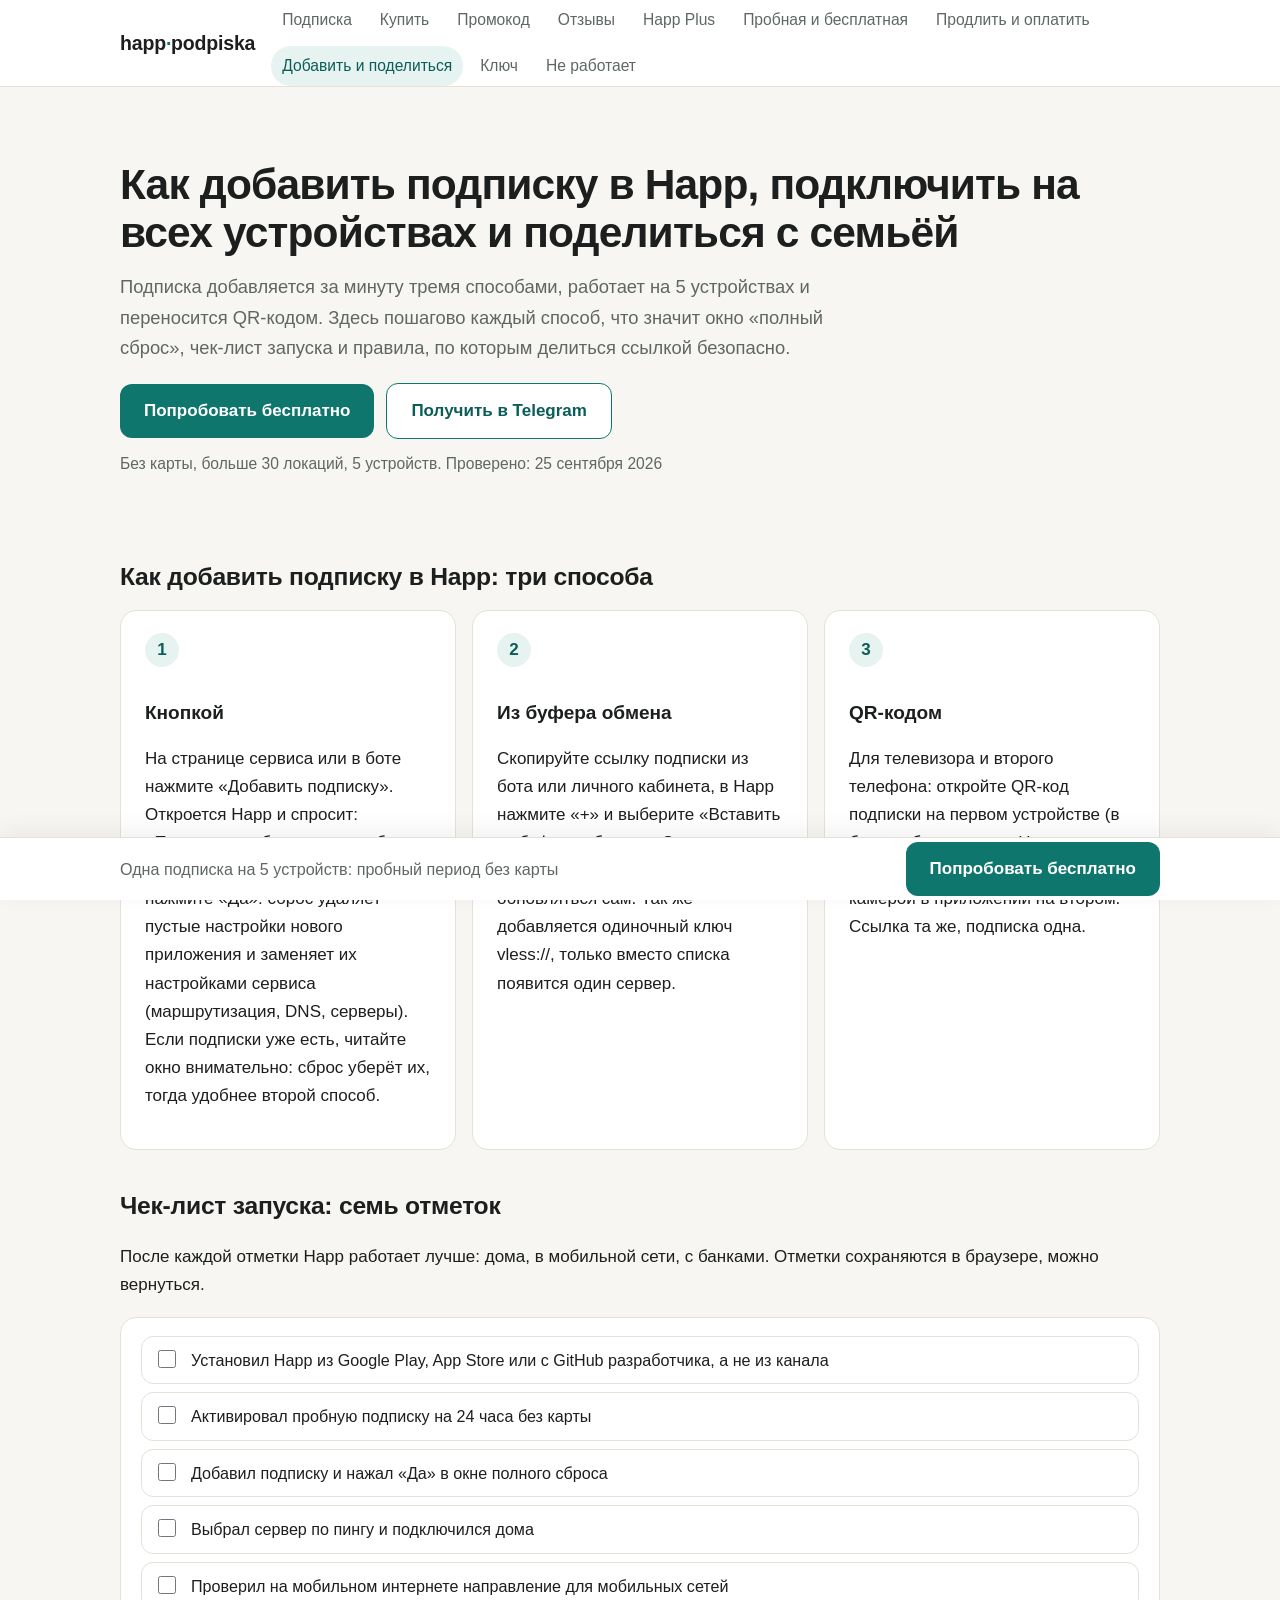
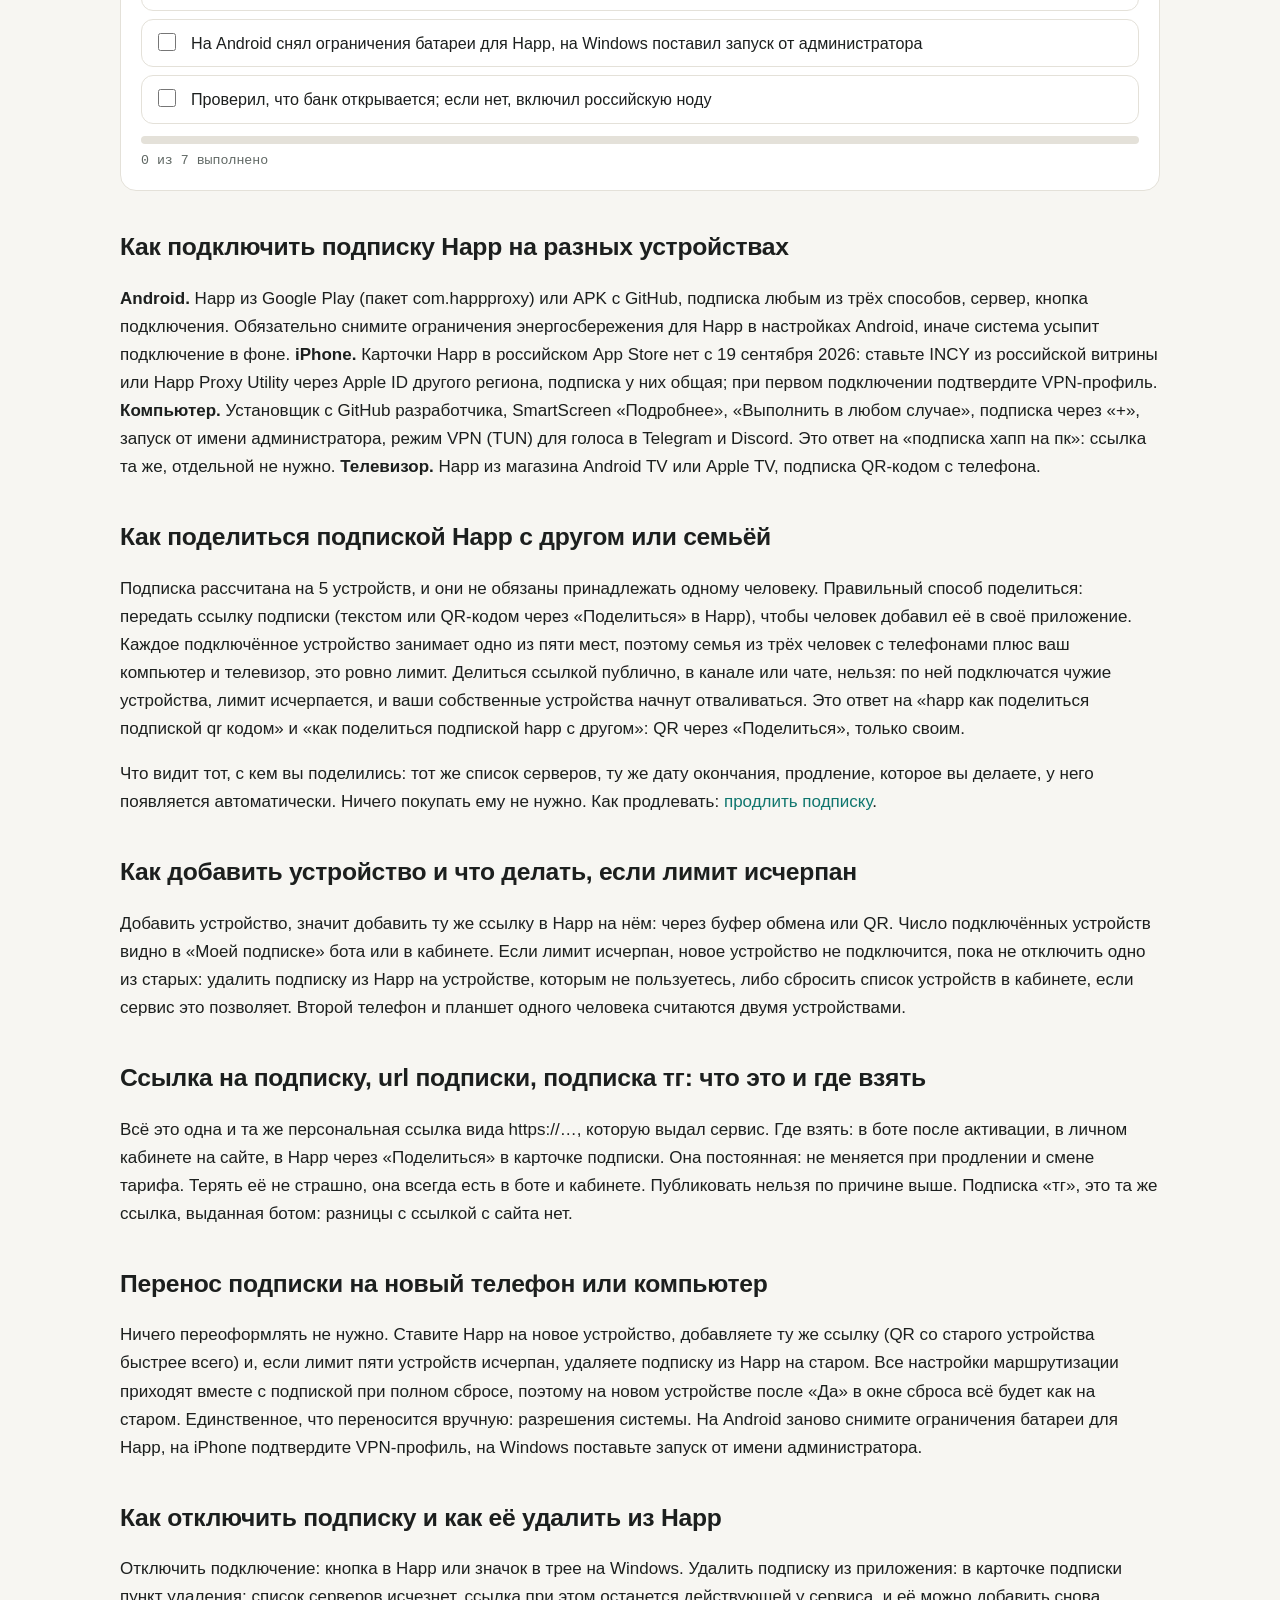
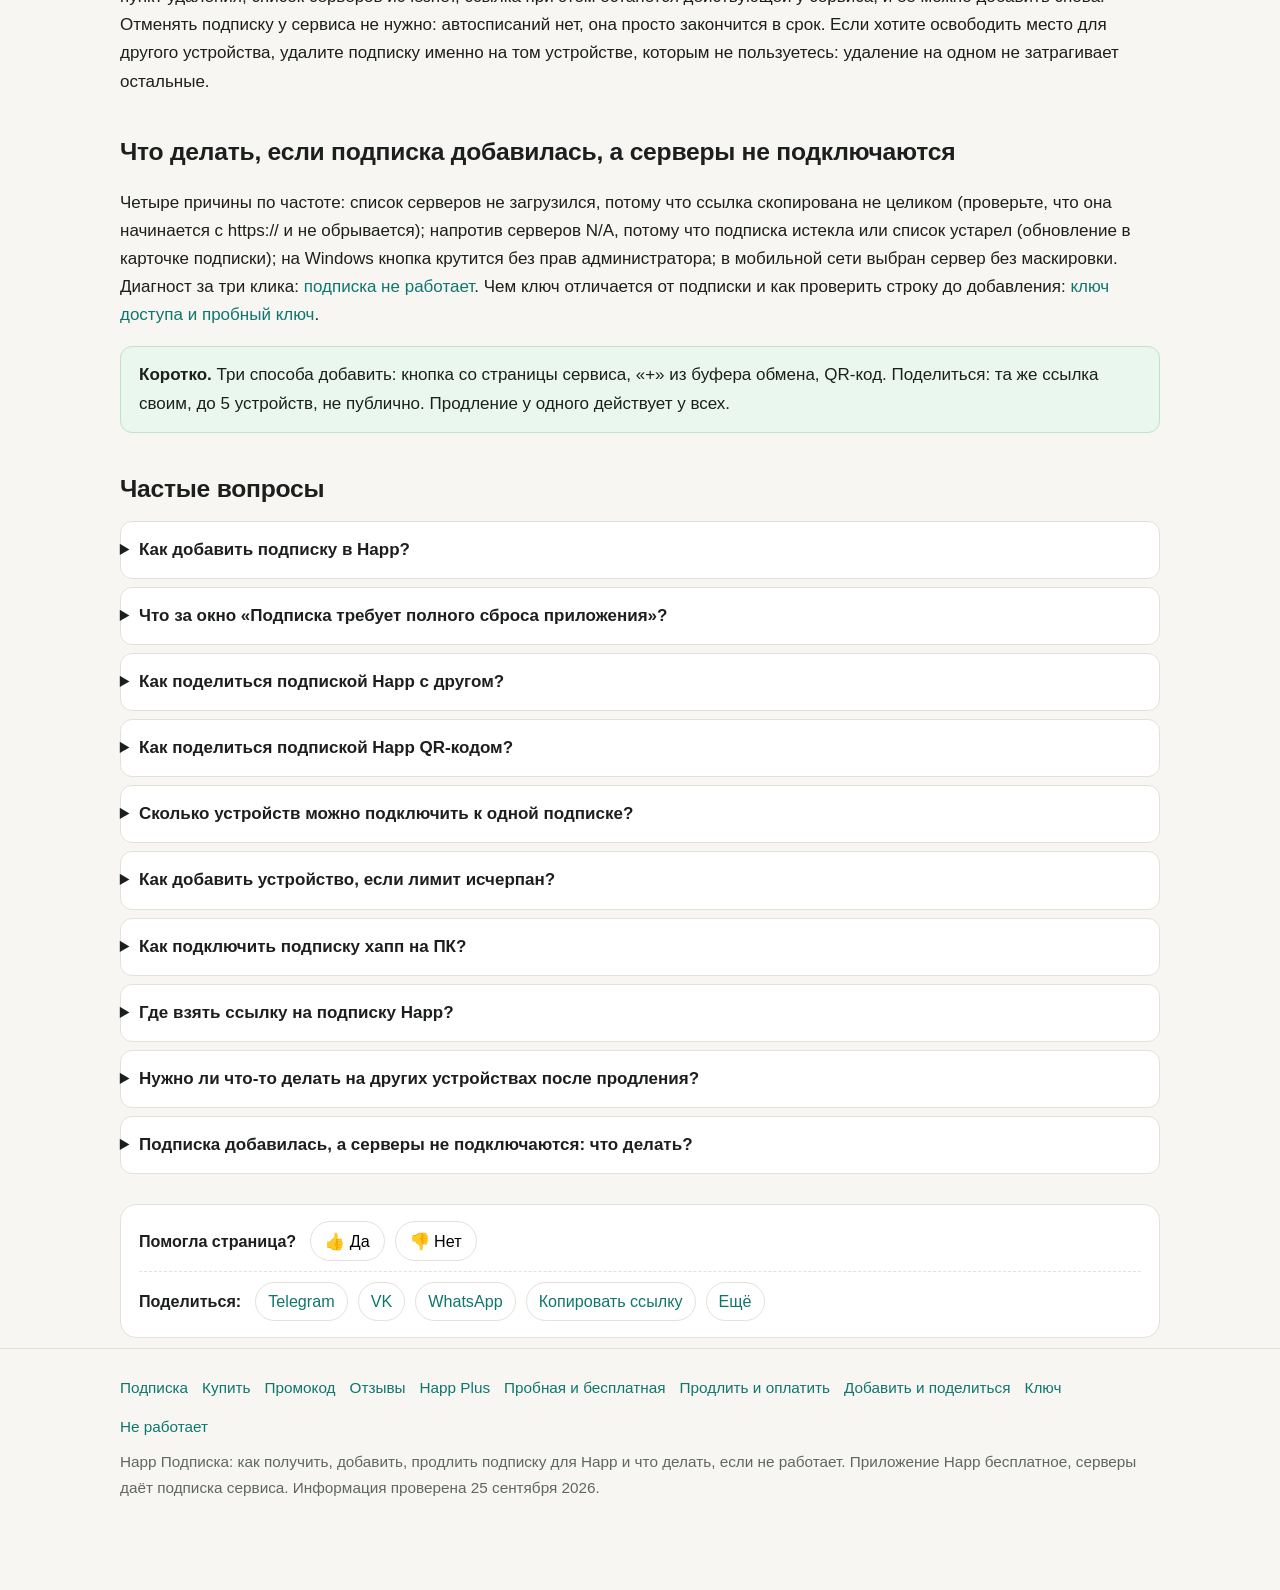
<file: podelitsya.html>
<!DOCTYPE html>
<html lang="ru">
<head>
  <meta charset="utf-8">
  <meta name="viewport" content="width=device-width, initial-scale=1">
  <meta name="robots" content="index, follow, max-snippet:-1, max-image-preview:large">
  <title>Как добавить подписку в Happ, подключить на всех устройствах и поделиться с семьёй</title>
  <meta name="description" content="Добавить подписку в Happ (хапп): три способа, кнопка, буфер обмена, QR-код · что за окно полного сброса · чек-лист запуска из семи пунктов · подключить подписку на Android, iPhone, ПК и телевизоре · как поделиться подпиской happ с другом и QR-кодом · лимит 5 устройств, как добавить устройство · ссылка и url подписки.">
  <link rel="canonical" href="https://happ-podpiska.online/podelitsya">
  <meta property="og:type" content="website">
  <meta property="og:site_name" content="Happ Подписка">
  <meta property="og:locale" content="ru_RU">
  <meta property="og:title" content="Как добавить подписку в Happ, подключить на всех устройствах и поделиться с семьёй">
  <meta property="og:description" content="Добавить подписку в Happ (хапп): три способа, кнопка, буфер обмена, QR-код · что за окно полного сброса · чек-лист запуска из семи пунктов · подключить подписку на Android, iPhone, ПК и телевизоре · как поделиться подпиской happ с другом и QR-кодом · лимит 5 устройств, как добавить устройство · ссылка и url подписки.">
  <meta property="og:url" content="https://happ-podpiska.online/podelitsya">
  <meta property="og:image" content="https://happ-podpiska.online/og-image.png">
  <meta property="og:image:width" content="1200">
  <meta property="og:image:height" content="630">
  <meta name="twitter:card" content="summary_large_image">
  <link rel="icon" href="/favicon.ico" sizes="any">
  <link rel="icon" type="image/svg+xml" href="/favicon.svg">
  <link rel="icon" type="image/png" sizes="32x32" href="/favicon-32.png">
  <link rel="apple-touch-icon" href="/apple-touch-icon.png">
  <meta name="theme-color" content="#ff5e3a">
  <link rel="stylesheet" href="/styles.css">
  <script type="application/ld+json">
{
  "@context": "https://schema.org",
  "@type": "WebPage",
  "name": "Как добавить подписку в Happ, подключить на всех устройствах и поделиться с семьёй",
  "description": "Добавить подписку в Happ (хапп): три способа, кнопка, буфер обмена, QR-код · что за окно полного сброса · чек-лист запуска из семи пунктов · подключить подписку на Android, iPhone, ПК и телевизоре · как поделиться подпиской happ с другом и QR-кодом · лимит 5 устройств, как добавить устройство · ссылка и url подписки.",
  "url": "https://happ-podpiska.online/podelitsya",
  "datePublished": "2026-09-25",
  "dateModified": "2026-09-25",
  "inLanguage": "ru",
  "isPartOf": {
    "@type": "WebSite",
    "name": "Happ Подписка",
    "url": "https://happ-podpiska.online"
  }
}
  </script>
  <script type="application/ld+json">
{
  "@context": "https://schema.org",
  "@type": "FAQPage",
  "mainEntity": [
    {
      "@type": "Question",
      "name": "Как добавить подписку в Happ?",
      "acceptedAnswer": {
        "@type": "Answer",
        "text": "Кнопкой «Добавить подписку» со страницы сервиса (для первой подписки в окне сброса нажать «Да»), через «+» и «Вставить из буфера обмена», либо сканированием QR-кода с другого устройства. Список серверов загрузится и будет обновляться сам."
      }
    },
    {
      "@type": "Question",
      "name": "Что за окно «Подписка требует полного сброса приложения»?",
      "acceptedAnswer": {
        "@type": "Answer",
        "text": "Happ предлагает заменить пустые настройки нового приложения настройками сервиса: маршрутизацию, DNS, серверы. Для первой подписки жмите «Да». Если в приложении уже есть другие подписки, сброс их удалит, тогда добавляйте через «+»."
      }
    },
    {
      "@type": "Question",
      "name": "Как поделиться подпиской Happ с другом?",
      "acceptedAnswer": {
        "@type": "Answer",
        "text": "Передать ссылку подписки текстом или QR-кодом через «Поделиться» в Happ, чтобы он добавил её в своё приложение. Лимит 5 устройств на подписку, публиковать ссылку нельзя."
      }
    },
    {
      "@type": "Question",
      "name": "Как поделиться подпиской Happ QR-кодом?",
      "acceptedAnswer": {
        "@type": "Answer",
        "text": "В Happ открыть карточку подписки, «Поделиться», показать QR; на втором устройстве в Happ нажать «+» и отсканировать. Так же переносят подписку на телевизор."
      }
    },
    {
      "@type": "Question",
      "name": "Сколько устройств можно подключить к одной подписке?",
      "acceptedAnswer": {
        "@type": "Answer",
        "text": "Пять: телефон, компьютер, телевизор и ещё два. Второй телефон и планшет одного человека считаются двумя устройствами. Число подключённых видно в боте или кабинете."
      }
    },
    {
      "@type": "Question",
      "name": "Как добавить устройство, если лимит исчерпан?",
      "acceptedAnswer": {
        "@type": "Answer",
        "text": "Удалить подписку из Happ на устройстве, которым не пользуетесь, или сбросить список устройств в кабинете, если сервис это позволяет, после чего добавить ссылку на новое."
      }
    },
    {
      "@type": "Question",
      "name": "Как подключить подписку хапп на ПК?",
      "acceptedAnswer": {
        "@type": "Answer",
        "text": "Той же ссылкой: установщик Happ с GitHub, «+» и «Вставить из буфера обмена», запуск от имени администратора, режим VPN (TUN). Отдельная подписка для компьютера не нужна."
      }
    },
    {
      "@type": "Question",
      "name": "Где взять ссылку на подписку Happ?",
      "acceptedAnswer": {
        "@type": "Answer",
        "text": "В боте после активации, в личном кабинете на сайте или в Happ через «Поделиться» в карточке подписки. Ссылка постоянная и не меняется при продлении."
      }
    },
    {
      "@type": "Question",
      "name": "Нужно ли что-то делать на других устройствах после продления?",
      "acceptedAnswer": {
        "@type": "Answer",
        "text": "Нет. Ссылка одна, продление действует на всех устройствах, где она добавлена; списки серверов обновятся сами при следующем перечитывании или вручную из карточки."
      }
    },
    {
      "@type": "Question",
      "name": "Подписка добавилась, а серверы не подключаются: что делать?",
      "acceptedAnswer": {
        "@type": "Answer",
        "text": "Проверить, что ссылка скопирована целиком, обновить список в карточке подписки, на Windows запустить Happ от имени администратора, в мобильной сети выбрать направление для мобильных сетей."
      }
    }
  ]
}
  </script>

  <meta name="yandex-verification" content="49e5f5a2c2048988">
  <!-- Yandex.Metrika counter -->
  <script type="text/javascript">
  (function(m,e,t,r,i,k,a){m[i]=m[i]||function(){(m[i].a=m[i].a||[]).push(arguments)};
  m[i].l=1*new Date();
  for (var j = 0; j < document.scripts.length; j++) {if (document.scripts[j].src === r) { return; }}
  k=e.createElement(t),a=e.getElementsByTagName(t)[0],k.async=1,k.src=r,a.parentNode.insertBefore(k,a)})
  (window, document,'script','https://mc.yandex.ru/metrika/tag.js?id=112789062', 'ym');
  ym(112789062, 'init', {ssr:true, webvisor:true, clickmap:true, ecommerce:"dataLayer", referrer: document.referrer, url: location.href, accurateTrackBounce:true, trackLinks:true});
  </script>
  <noscript><div><img src="https://mc.yandex.ru/watch/112789062" style="position:absolute; left:-9999px;" alt="" /></div></noscript>
  <!-- /Yandex.Metrika counter -->
</head>
<body data-site="https://xrocket.live/?utm_source=happ-podpiska&utm_medium=cta&utm_campaign=podelitsya" data-ym="112789062">
<header class="top">
  <div class="wrap">
    <a class="logo" href="/">happ<b>·</b>podpiska</a>
    <nav class="main" aria-label="Разделы">
      <a href="/">Подписка</a>
      <a href="/kupit">Купить</a>
      <a href="/promokod">Промокод</a>
      <a href="/otzyvy">Отзывы</a>
      <a href="/happ-plus-kupit">Happ Plus</a>
      <a href="/besplatno">Пробная и бесплатная</a>
      <a href="/prodlit">Продлить и оплатить</a>
      <a href="/podelitsya" aria-current="page">Добавить и поделиться</a>
      <a href="/klyuch">Ключ</a>
      <a href="/ne-rabotaet">Не работает</a>
    </nav>
  </div>
</header>

<main class="wrap">
  <section class="hero">
    <h1>Как добавить подписку в Happ, подключить на всех устройствах и поделиться с семьёй</h1>
    <p class="lead">Подписка добавляется за минуту тремя способами, работает на 5 устройствах и переносится QR-кодом. Здесь пошагово каждый способ, что значит окно «полный сброс», чек-лист запуска и правила, по которым делиться ссылкой безопасно.</p>
    <div class="cta-row">
      <a class="btn" href="https://xrocket.live/?utm_source=happ-podpiska&utm_medium=cta&utm_campaign=podelitsya" target="_blank" rel="noopener" onclick="goal('site_click')">Попробовать бесплатно</a>
      <a class="btn ghost" href="https://t.me/X_Rocket_VPN_bot?start=ref-b-2" target="_blank" rel="noopener" onclick="goal('bot_click')">Получить в Telegram</a>
      <span class="note">Без карты, больше 30 локаций, 5 устройств. Проверено: 25 сентября 2026</span>
    </div>
  </section>

  <section>
    <h2>Как добавить подписку в Happ: три способа</h2>
    <div class="grid c3">
      <div class="card"><div class="step-num">1</div><h3>Кнопкой</h3><p>На странице сервиса или в боте нажмите «Добавить подписку». Откроется Happ и спросит: «Подписка требует полного сброса приложения». Для первой подписки нажмите «Да»: сброс удаляет пустые настройки нового приложения и заменяет их настройками сервиса (маршрутизация, DNS, серверы). Если подписки уже есть, читайте окно внимательно: сброс уберёт их, тогда удобнее второй способ.</p></div>
      <div class="card"><div class="step-num">2</div><h3>Из буфера обмена</h3><p>Скопируйте ссылку подписки из бота или личного кабинета, в Happ нажмите «+» и выберите «Вставить из буфера обмена». Список серверов загрузится и будет обновляться сам. Так же добавляется одиночный ключ vless://, только вместо списка появится один сервер.</p></div>
      <div class="card"><div class="step-num">3</div><h3>QR-кодом</h3><p>Для телевизора и второго телефона: откройте QR-код подписки на первом устройстве (в боте, кабинете или в Happ через «Поделиться») и отсканируйте камерой в приложении на втором. Ссылка та же, подписка одна.</p></div>
    </div>
  </section>

  <section>
    <h2>Чек-лист запуска: семь отметок</h2>
    <p>После каждой отметки Happ работает лучше: дома, в мобильной сети, с банками. Отметки сохраняются в браузере, можно вернуться.</p>
    <div class="w">
      <div class="check" id="ck">
        <label class="ck"><input type="checkbox" data-k="c1"><span>Установил Happ из Google Play, App Store или с GitHub разработчика, а не из канала</span></label>
        <label class="ck"><input type="checkbox" data-k="c2"><span>Активировал пробную подписку на 24 часа без карты</span></label>
        <label class="ck"><input type="checkbox" data-k="c3"><span>Добавил подписку и нажал «Да» в окне полного сброса</span></label>
        <label class="ck"><input type="checkbox" data-k="c4"><span>Выбрал сервер по пингу и подключился дома</span></label>
        <label class="ck"><input type="checkbox" data-k="c5"><span>Проверил на мобильном интернете направление для мобильных сетей</span></label>
        <label class="ck"><input type="checkbox" data-k="c6"><span>На Android снял ограничения батареи для Happ, на Windows поставил запуск от администратора</span></label>
        <label class="ck"><input type="checkbox" data-k="c7"><span>Проверил, что банк открывается; если нет, включил российскую ноду</span></label>
      </div>
      <div class="bar"><i id="ckBar"></i></div>
      <div class="pr" id="ckTxt">0 из 7 выполнено</div>
    </div>
  </section>

  <section>
    <h2>Как подключить подписку Happ на разных устройствах</h2>
    <p><b>Android.</b> Happ из Google Play (пакет com.happproxy) или APK с GitHub, подписка любым из трёх способов, сервер, кнопка подключения. Обязательно снимите ограничения энергосбережения для Happ в настройках Android, иначе система усыпит подключение в фоне. <b>iPhone.</b> Карточки Happ в российском App Store нет с 19 сентября 2026: ставьте INCY из российской витрины или Happ Proxy Utility через Apple ID другого региона, подписка у них общая; при первом подключении подтвердите VPN-профиль. <b>Компьютер.</b> Установщик с GitHub разработчика, SmartScreen «Подробнее», «Выполнить в любом случае», подписка через «+», запуск от имени администратора, режим VPN (TUN) для голоса в Telegram и Discord. Это ответ на «подписка хапп на пк»: ссылка та же, отдельной не нужно. <b>Телевизор.</b> Happ из магазина Android TV или Apple TV, подписка QR-кодом с телефона.</p>
  </section>

  <section>
    <h2>Как поделиться подпиской Happ с другом или семьёй</h2>
    <p>Подписка рассчитана на 5 устройств, и они не обязаны принадлежать одному человеку. Правильный способ поделиться: передать ссылку подписки (текстом или QR-кодом через «Поделиться» в Happ), чтобы человек добавил её в своё приложение. Каждое подключённое устройство занимает одно из пяти мест, поэтому семья из трёх человек с телефонами плюс ваш компьютер и телевизор, это ровно лимит. Делиться ссылкой публично, в канале или чате, нельзя: по ней подключатся чужие устройства, лимит исчерпается, и ваши собственные устройства начнут отваливаться. Это ответ на «happ как поделиться подпиской qr кодом» и «как поделиться подпиской happ с другом»: QR через «Поделиться», только своим.</p>
    <p>Что видит тот, с кем вы поделились: тот же список серверов, ту же дату окончания, продление, которое вы делаете, у него появляется автоматически. Ничего покупать ему не нужно. Как продлевать: <a href="/prodlit">продлить подписку</a>.</p>
  </section>

  <section>
    <h2>Как добавить устройство и что делать, если лимит исчерпан</h2>
    <p>Добавить устройство, значит добавить ту же ссылку в Happ на нём: через буфер обмена или QR. Число подключённых устройств видно в «Моей подписке» бота или в кабинете. Если лимит исчерпан, новое устройство не подключится, пока не отключить одно из старых: удалить подписку из Happ на устройстве, которым не пользуетесь, либо сбросить список устройств в кабинете, если сервис это позволяет. Второй телефон и планшет одного человека считаются двумя устройствами.</p>
  </section>

  <section>
    <h2>Ссылка на подписку, url подписки, подписка тг: что это и где взять</h2>
    <p>Всё это одна и та же персональная ссылка вида https://…, которую выдал сервис. Где взять: в боте после активации, в личном кабинете на сайте, в Happ через «Поделиться» в карточке подписки. Она постоянная: не меняется при продлении и смене тарифа. Терять её не страшно, она всегда есть в боте и кабинете. Публиковать нельзя по причине выше. Подписка «тг», это та же ссылка, выданная ботом: разницы с ссылкой с сайта нет.</p>
  </section>

  <section>
    <h2>Перенос подписки на новый телефон или компьютер</h2>
    <p>Ничего переоформлять не нужно. Ставите Happ на новое устройство, добавляете ту же ссылку (QR со старого устройства быстрее всего) и, если лимит пяти устройств исчерпан, удаляете подписку из Happ на старом. Все настройки маршрутизации приходят вместе с подпиской при полном сбросе, поэтому на новом устройстве после «Да» в окне сброса всё будет как на старом. Единственное, что переносится вручную: разрешения системы. На Android заново снимите ограничения батареи для Happ, на iPhone подтвердите VPN-профиль, на Windows поставьте запуск от имени администратора.</p>
  </section>

  <section>
    <h2>Как отключить подписку и как её удалить из Happ</h2>
    <p>Отключить подключение: кнопка в Happ или значок в трее на Windows. Удалить подписку из приложения: в карточке подписки пункт удаления; список серверов исчезнет, ссылка при этом останется действующей у сервиса, и её можно добавить снова. Отменять подписку у сервиса не нужно: автосписаний нет, она просто закончится в срок. Если хотите освободить место для другого устройства, удалите подписку именно на том устройстве, которым не пользуетесь: удаление на одном не затрагивает остальные.</p>
  </section>

  <section>
    <h2>Что делать, если подписка добавилась, а серверы не подключаются</h2>
    <p>Четыре причины по частоте: список серверов не загрузился, потому что ссылка скопирована не целиком (проверьте, что она начинается с https:// и не обрывается); напротив серверов N/A, потому что подписка истекла или список устарел (обновление в карточке подписки); на Windows кнопка крутится без прав администратора; в мобильной сети выбран сервер без маскировки. Диагност за три клика: <a href="/ne-rabotaet">подписка не работает</a>. Чем ключ отличается от подписки и как проверить строку до добавления: <a href="/klyuch">ключ доступа и пробный ключ</a>.</p>
    <div class="ok-box"><b>Коротко.</b> Три способа добавить: кнопка со страницы сервиса, «+» из буфера обмена, QR-код. Поделиться: та же ссылка своим, до 5 устройств, не публично. Продление у одного действует у всех.</div>
  </section>


  <section id="faq">
    <h2>Частые вопросы</h2>
    <div class="faq">
      <details>
        <summary>Как добавить подписку в Happ?</summary>
        <p>Кнопкой «Добавить подписку» со страницы сервиса (для первой подписки в окне сброса нажать «Да»), через «+» и «Вставить из буфера обмена», либо сканированием QR-кода с другого устройства. Список серверов загрузится и будет обновляться сам.</p>
      </details>
      <details>
        <summary>Что за окно «Подписка требует полного сброса приложения»?</summary>
        <p>Happ предлагает заменить пустые настройки нового приложения настройками сервиса: маршрутизацию, DNS, серверы. Для первой подписки жмите «Да». Если в приложении уже есть другие подписки, сброс их удалит, тогда добавляйте через «+».</p>
      </details>
      <details>
        <summary>Как поделиться подпиской Happ с другом?</summary>
        <p>Передать ссылку подписки текстом или QR-кодом через «Поделиться» в Happ, чтобы он добавил её в своё приложение. Лимит 5 устройств на подписку, публиковать ссылку нельзя.</p>
      </details>
      <details>
        <summary>Как поделиться подпиской Happ QR-кодом?</summary>
        <p>В Happ открыть карточку подписки, «Поделиться», показать QR; на втором устройстве в Happ нажать «+» и отсканировать. Так же переносят подписку на телевизор.</p>
      </details>
      <details>
        <summary>Сколько устройств можно подключить к одной подписке?</summary>
        <p>Пять: телефон, компьютер, телевизор и ещё два. Второй телефон и планшет одного человека считаются двумя устройствами. Число подключённых видно в боте или кабинете.</p>
      </details>
      <details>
        <summary>Как добавить устройство, если лимит исчерпан?</summary>
        <p>Удалить подписку из Happ на устройстве, которым не пользуетесь, или сбросить список устройств в кабинете, если сервис это позволяет, после чего добавить ссылку на новое.</p>
      </details>
      <details>
        <summary>Как подключить подписку хапп на ПК?</summary>
        <p>Той же ссылкой: установщик Happ с GitHub, «+» и «Вставить из буфера обмена», запуск от имени администратора, режим VPN (TUN). Отдельная подписка для компьютера не нужна.</p>
      </details>
      <details>
        <summary>Где взять ссылку на подписку Happ?</summary>
        <p>В боте после активации, в личном кабинете на сайте или в Happ через «Поделиться» в карточке подписки. Ссылка постоянная и не меняется при продлении.</p>
      </details>
      <details>
        <summary>Нужно ли что-то делать на других устройствах после продления?</summary>
        <p>Нет. Ссылка одна, продление действует на всех устройствах, где она добавлена; списки серверов обновятся сами при следующем перечитывании или вручную из карточки.</p>
      </details>
      <details>
        <summary>Подписка добавилась, а серверы не подключаются: что делать?</summary>
        <p>Проверить, что ссылка скопирована целиком, обновить список в карточке подписки, на Windows запустить Happ от имени администратора, в мобильной сети выбрать направление для мобильных сетей.</p>
      </details>
    </div>
  </section>

  <div class="fb" aria-label="Оценка статьи">
    <div class="fb-row"><span class="fb-q">Помогла страница?</span><button type="button" class="fb-btn" data-v="yes">👍 Да</button><button type="button" class="fb-btn" data-v="no">👎 Нет</button><span class="fb-thanks"></span></div>
    <div class="fb-row fb-share"><span class="fb-q">Поделиться:</span><a data-share="tg" href="https://t.me/share/url?url=https%3A%2F%2Fhapp-podpiska.online%2Fpodelitsya&text=%D0%9A%D0%B0%D0%BA%20%D0%B4%D0%BE%D0%B1%D0%B0%D0%B2%D0%B8%D1%82%D1%8C%20%D0%BF%D0%BE%D0%B4%D0%BF%D0%B8%D1%81%D0%BA%D1%83%20%D0%B2%20Happ%2C%20%D0%BF%D0%BE%D0%B4%D0%BA%D0%BB%D1%8E%D1%87%D0%B8%D1%82%D1%8C%20%D0%BD%D0%B0%20%D0%B2%D1%81%D0%B5%D1%85%20%D1%83%D1%81%D1%82%D1%80%D0%BE%D0%B9%D1%81%D1%82%D0%B2%D0%B0%D1%85%20%D0%B8%20%D0%BF%D0%BE%D0%B4%D0%B5%D0%BB%D0%B8%D1%82%D1%8C%D1%81%D1%8F%20%D1%81%20%D1%81%D0%B5%D0%BC%D1%8C%D1%91%D0%B9" target="_blank" rel="noopener">Telegram</a><a data-share="vk" href="https://vk.com/share.php?url=https%3A%2F%2Fhapp-podpiska.online%2Fpodelitsya&title=%D0%9A%D0%B0%D0%BA%20%D0%B4%D0%BE%D0%B1%D0%B0%D0%B2%D0%B8%D1%82%D1%8C%20%D0%BF%D0%BE%D0%B4%D0%BF%D0%B8%D1%81%D0%BA%D1%83%20%D0%B2%20Happ%2C%20%D0%BF%D0%BE%D0%B4%D0%BA%D0%BB%D1%8E%D1%87%D0%B8%D1%82%D1%8C%20%D0%BD%D0%B0%20%D0%B2%D1%81%D0%B5%D1%85%20%D1%83%D1%81%D1%82%D1%80%D0%BE%D0%B9%D1%81%D1%82%D0%B2%D0%B0%D1%85%20%D0%B8%20%D0%BF%D0%BE%D0%B4%D0%B5%D0%BB%D0%B8%D1%82%D1%8C%D1%81%D1%8F%20%D1%81%20%D1%81%D0%B5%D0%BC%D1%8C%D1%91%D0%B9" target="_blank" rel="noopener">VK</a><a data-share="wa" href="https://api.whatsapp.com/send?text=%D0%9A%D0%B0%D0%BA%20%D0%B4%D0%BE%D0%B1%D0%B0%D0%B2%D0%B8%D1%82%D1%8C%20%D0%BF%D0%BE%D0%B4%D0%BF%D0%B8%D1%81%D0%BA%D1%83%20%D0%B2%20Happ%2C%20%D0%BF%D0%BE%D0%B4%D0%BA%D0%BB%D1%8E%D1%87%D0%B8%D1%82%D1%8C%20%D0%BD%D0%B0%20%D0%B2%D1%81%D0%B5%D1%85%20%D1%83%D1%81%D1%82%D1%80%D0%BE%D0%B9%D1%81%D1%82%D0%B2%D0%B0%D1%85%20%D0%B8%20%D0%BF%D0%BE%D0%B4%D0%B5%D0%BB%D0%B8%D1%82%D1%8C%D1%81%D1%8F%20%D1%81%20%D1%81%D0%B5%D0%BC%D1%8C%D1%91%D0%B9%0Ahttps%3A%2F%2Fhapp-podpiska.online%2Fpodelitsya" target="_blank" rel="noopener">WhatsApp</a><a data-share="copy" href="#">Копировать ссылку</a><a data-share="native" href="#" hidden>Ещё</a></div>
  </div>
</main>

<footer>
  <div class="wrap">
    <div class="links">
      <a href="/">Подписка</a>
      <a href="/kupit">Купить</a>
      <a href="/promokod">Промокод</a>
      <a href="/otzyvy">Отзывы</a>
      <a href="/happ-plus-kupit">Happ Plus</a>
      <a href="/besplatno">Пробная и бесплатная</a>
      <a href="/prodlit">Продлить и оплатить</a>
      <a href="/podelitsya">Добавить и поделиться</a>
      <a href="/klyuch">Ключ</a>
      <a href="/ne-rabotaet">Не работает</a>
    </div>
    <div>Happ Подписка: как получить, добавить, продлить подписку для Happ и что делать, если не работает. Приложение Happ бесплатное, серверы даёт подписка сервиса. Информация проверена 25 сентября 2026.</div>
  </div>
</footer>

<div class="sticky">
  <div class="wrap">
    <span>Одна подписка на 5 устройств: пробный период без карты</span>
    <a class="btn" href="https://xrocket.live/?utm_source=happ-podpiska&utm_medium=cta&utm_campaign=podelitsya" target="_blank" rel="noopener" onclick="goal('sticky_click')">Попробовать бесплатно</a>
  </div>
</div>
<script>

function goal(n){try{ym(112789062,'reachGoal',n);}catch(e){}}
/* configurator */
(function(){
  var dev=null, goal_=null, box=document.getElementById('cfg'); if(!box) return;
  var R={
    android:[['Установите Happ из Google Play (com.happproxy) или APK с GitHub разработчика','2 мин'],['Активируйте пробную подписку на 24 часа без карты','1 мин'],['Нажмите «Добавить подписку», в окне сброса выберите «Да»','1 мин']],
    iphone:[['Установите INCY из российского App Store или Happ Proxy Utility через Apple ID другого региона','3 мин'],['Активируйте пробную подписку на 24 часа без карты','1 мин'],['Добавьте подписку кнопкой и разрешите VPN-профиль','1 мин']],
    pc:[['Скачайте установщик с GitHub разработчика, пройдите SmartScreen','3 мин'],['Активируйте пробную подписку на 24 часа без карты','1 мин'],['Запустите Happ от имени администратора, добавьте подписку через «+»','2 мин']],
    tv:[['Установите Happ из магазина телевизора','3 мин'],['Активируйте подписку на телефоне','1 мин'],['Отсканируйте QR-код подписки камерой в приложении на ТВ','1 мин']]
  };
  var X={mobile:['Выберите направление с пометкой для мобильных сетей','30 сек'],banks:['Включите российскую ноду или добавьте банки в исключения','1 мин'],video:['Выберите сервер с пометкой под YouTube','30 сек'],ai:['Выберите сервер с пометкой под нейросети','30 сек'],fast:['Выберите сервер с наименьшим пингом и подключитесь','30 сек']};
  function pick(id,cb){var el=document.getElementById(id);el.addEventListener('click',function(e){var b=e.target.closest('.chip');if(!b)return;el.querySelectorAll('.chip').forEach(function(x){x.classList.remove('sel')});b.classList.add('sel');cb(b.dataset.v);render();goal('cfg_pick');});}
  pick('cfgDev',function(v){dev=v});pick('cfgGoal',function(v){goal_=v});
  function render(){if(!dev||!goal_)return;var steps=R[dev].concat([X[goal_]]);var out=document.getElementById('cfgOut');
    out.innerHTML='<div class="w-label">Ваш маршрут: '+steps.length+' шага</div>'+steps.map(function(s,i){return '<div class="rstep"><span class="n">'+String(i+1).padStart(2,'0')+'</span><span>'+s[0]+'<em>'+s[1]+'</em></span></div>'}).join('')
    +'<div class="cta-row" style="margin-top:14px"><a class="btn" href="'+document.body.dataset.site+'" target="_blank" rel="noopener" onclick="goal(\'site_click\')">Попробовать бесплатно</a><span class="note">пробный период 24 часа, без карты</span></div>';
    out.classList.add('show');}
})();
/* diagnost */
(function(){
  var body=document.getElementById('wzBody'); if(!body) return;
  var back=document.getElementById('wzBack'), crumbs=document.getElementById('wzCrumbs');
  var tree={q:'Что происходит с подпиской?',opts:[
    {t:'Список серверов пустой',a:{h:'Подписка не добавлена',p:'Happ без подписки пуст по конструкции. Активируйте пробную подписку и нажмите «Добавить подписку»: список загрузится сам. Если ссылка вставлена вручную, проверьте, что скопировали её целиком.'}},
    {t:'Напротив серверов N/A',n:{q:'N/A у всех или у части?',opts:[
      {t:'У всех сразу',a:{h:'Подписка истекла или список устарел',p:'Откройте карточку подписки в Happ и нажмите обновление списка; проверьте срок в боте. Пробная подписка действует 24 часа, после этого нужен тариф. После продления обновите список ещё раз.'}},
      {t:'Только у некоторых',a:{h:'Отдельные направления прилегли',p:'Обычная ротация серверов: выберите соседний с живым пингом, сервис заменит упавшие в течение часов. Если N/A у одиночного бесплатного ключа, он умер насовсем.'}}]}},
    {t:'Кнопка крутится, подключения нет',n:{q:'На каком устройстве?',opts:[
      {t:'Windows',a:{h:'Запустите Happ от имени администратора',p:'Без прав администратора не создаётся TUN-адаптер. Правый клик по ярлыку, «Запуск от имени администратора», затем галочка в свойствах ярлыка навсегда. Второй кандидат: другой VPN-клиент или антивирус.'}},
      {t:'Android или iPhone',a:{h:'Конфликт клиентов или сервер',p:'Закройте другие VPN-приложения, переключите сервер. На Android снимите ограничения батареи для Happ; на iPhone подтвердите VPN-профиль в настройках.'}}]}},
    {t:'Дома работает, в мобильной сети нет',a:{h:'Оператор фильтрует жёстче',p:'В мобильной сети во время ограничений проходят только серверы с маскировкой. Выберите направление с пометкой для мобильных сетей: в подписке их двенадцать, и они входят в пробный период.'}},
    {t:'Подключено, но Telegram, YouTube или банки не работают',a:{h:'Сервер не под задачу или маршрутизация',p:'Для YouTube нужен сервер под видео, для нейросетей под нейросети, для Telegram выключите прокси в его настройках. Если не открываются банки, включите российскую ноду или добавьте их в исключения.'}}
  ]};
  var stack=[tree];
  function render(){var cur=stack[stack.length-1];back.hidden=stack.length<2;
    if(cur.a){crumbs.textContent='РЕШЕНИЕ';body.innerHTML='<div class="answer"><b>'+cur.a.h+'</b>'+cur.a.p+'</div>';return;}
    crumbs.textContent='ШАГ '+stack.length;body.innerHTML='<div style="font-weight:700;margin-bottom:10px">'+cur.q+'</div><div class="opts">'+cur.opts.map(function(o,i){return '<button type="button" class="opt" data-i="'+i+'">'+o.t+'</button>'}).join('')+'</div>';}
  body.addEventListener('click',function(e){var b=e.target.closest('.opt');if(!b)return;var o=stack[stack.length-1].opts[+b.dataset.i];stack.push(o.n||o);render();goal('wizard_step');});
  back.addEventListener('click',function(){stack.pop();render();}); render();
})();
/* checklist */
(function(){
  var box=document.getElementById('ck'); if(!box) return;
  var bar=document.getElementById('ckBar'), txt=document.getElementById('ckTxt'), items=box.querySelectorAll('input');
  items.forEach(function(i){try{if(localStorage.getItem('hp_'+i.dataset.k)==='1'){i.checked=true;i.closest('.ck').classList.add('done');}}catch(e){}
    i.addEventListener('change',function(){i.closest('.ck').classList.toggle('done',i.checked);try{localStorage.setItem('hp_'+i.dataset.k,i.checked?'1':'0');}catch(e){}upd();goal('checklist_tick');});});
  function upd(){var d=[].filter.call(items,function(i){return i.checked}).length;bar.style.width=(d/items.length*100)+'%';txt.textContent=d+' из '+items.length+' выполнено';} upd();
})();
/* key checker */
(function(){
  var inp=document.getElementById('kin'); if(!inp) return; var res=document.getElementById('kres');
  inp.addEventListener('input',function(){var v=inp.value.trim(); if(!v){res.innerHTML='';return;}
    var m=v.match(/^(vless|vmess|trojan|ss|https?):\/\//i); if(!m){res.innerHTML='<div class="note-box">Это не похоже на ключ или ссылку подписки: строка должна начинаться с vless://, ss://, trojan://, vmess:// или https://</div>';return;}
    var proto=m[1].toLowerCase(); var rows=[];
    if(proto==='https'||proto==='http'){rows.push(['Тип','Ссылка подписки (список серверов с автообновлением)']);rows.push(['Что делать','Вставить через «+» в Happ, список загрузится сам']);}
    else{rows.push(['Тип','Одиночный ключ, протокол '+proto.toUpperCase()]);
      var host=(v.match(/@([^:\/?#]+)/)||[])[1]; if(host)rows.push(['Сервер',host]);
      var name=decodeURIComponent((v.split('#')[1]||'').trim()); if(name)rows.push(['Имя',name]);
      var rea=/security=reality/i.test(v); rows.push(['Маскировка',rea?'Reality: подходит для мобильных сетей':'нет Reality: в мобильной сети с фильтрацией может не работать']);
      if(!/#/.test(v))rows.push(['Внимание','Нет имени после «#»: возможно, ключ скопирован не целиком']);}
    res.innerHTML=rows.map(function(r){return '<div class="row"><b>'+r[0]+'</b><span>'+r[1]+'</span></div>'}).join('')+'<div class="pr">Проверка формата в браузере, никуда не отправляется и не подключается</div>'; goal('key_check');});
})();

</script>
<script src="/feedback.js" defer></script>
</body>
</html>
</file>
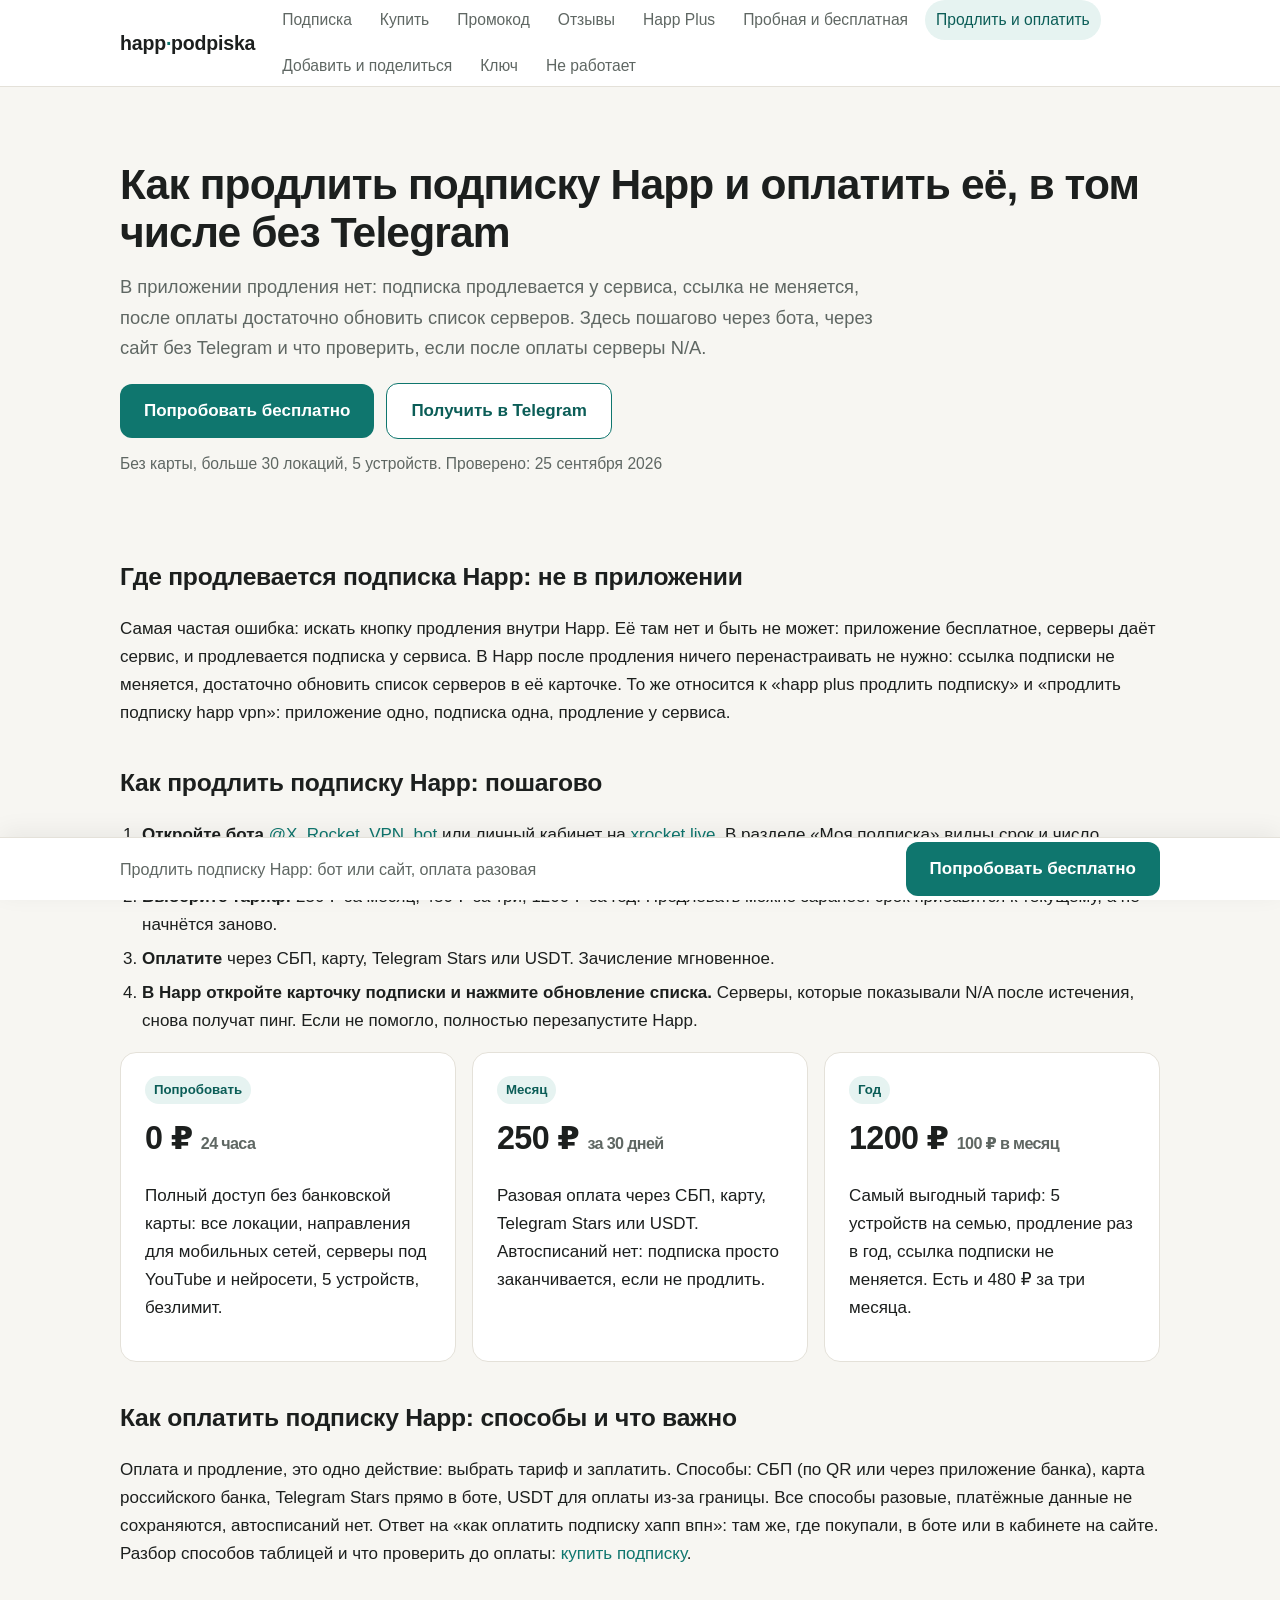
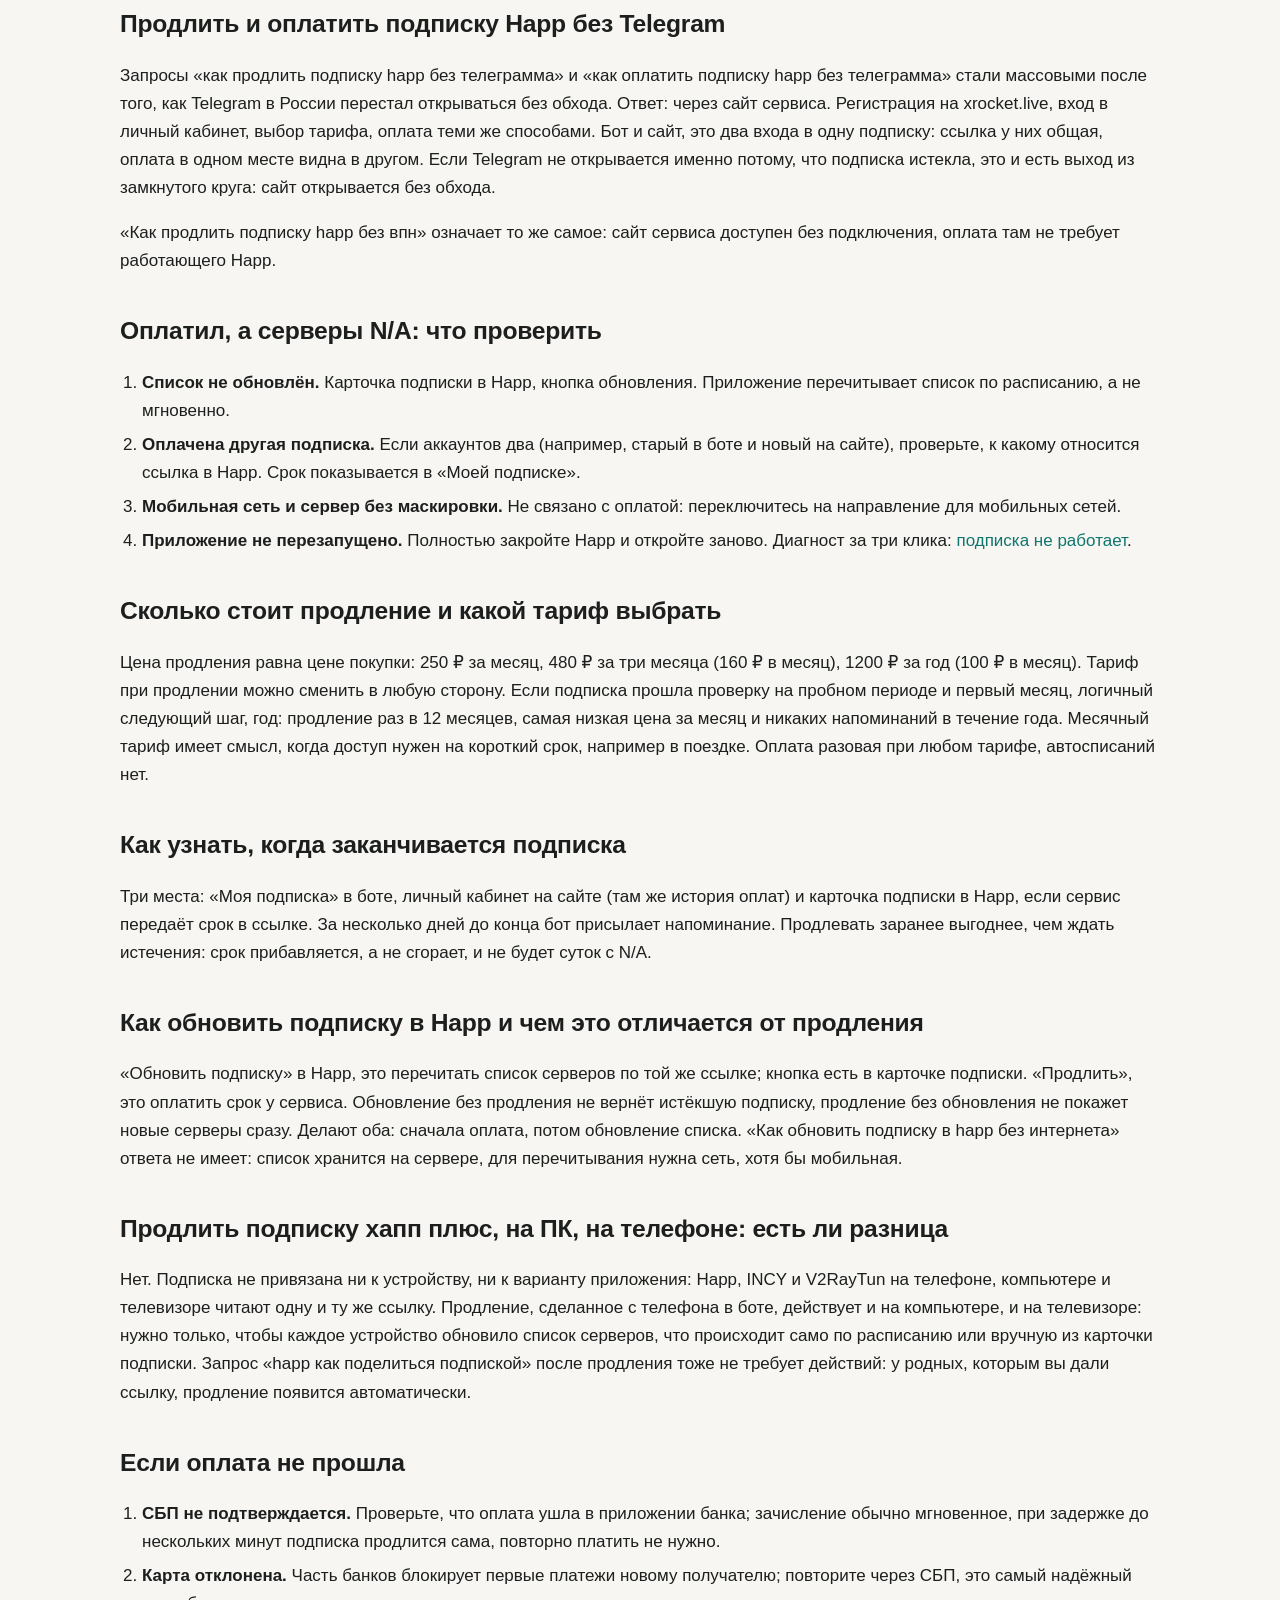
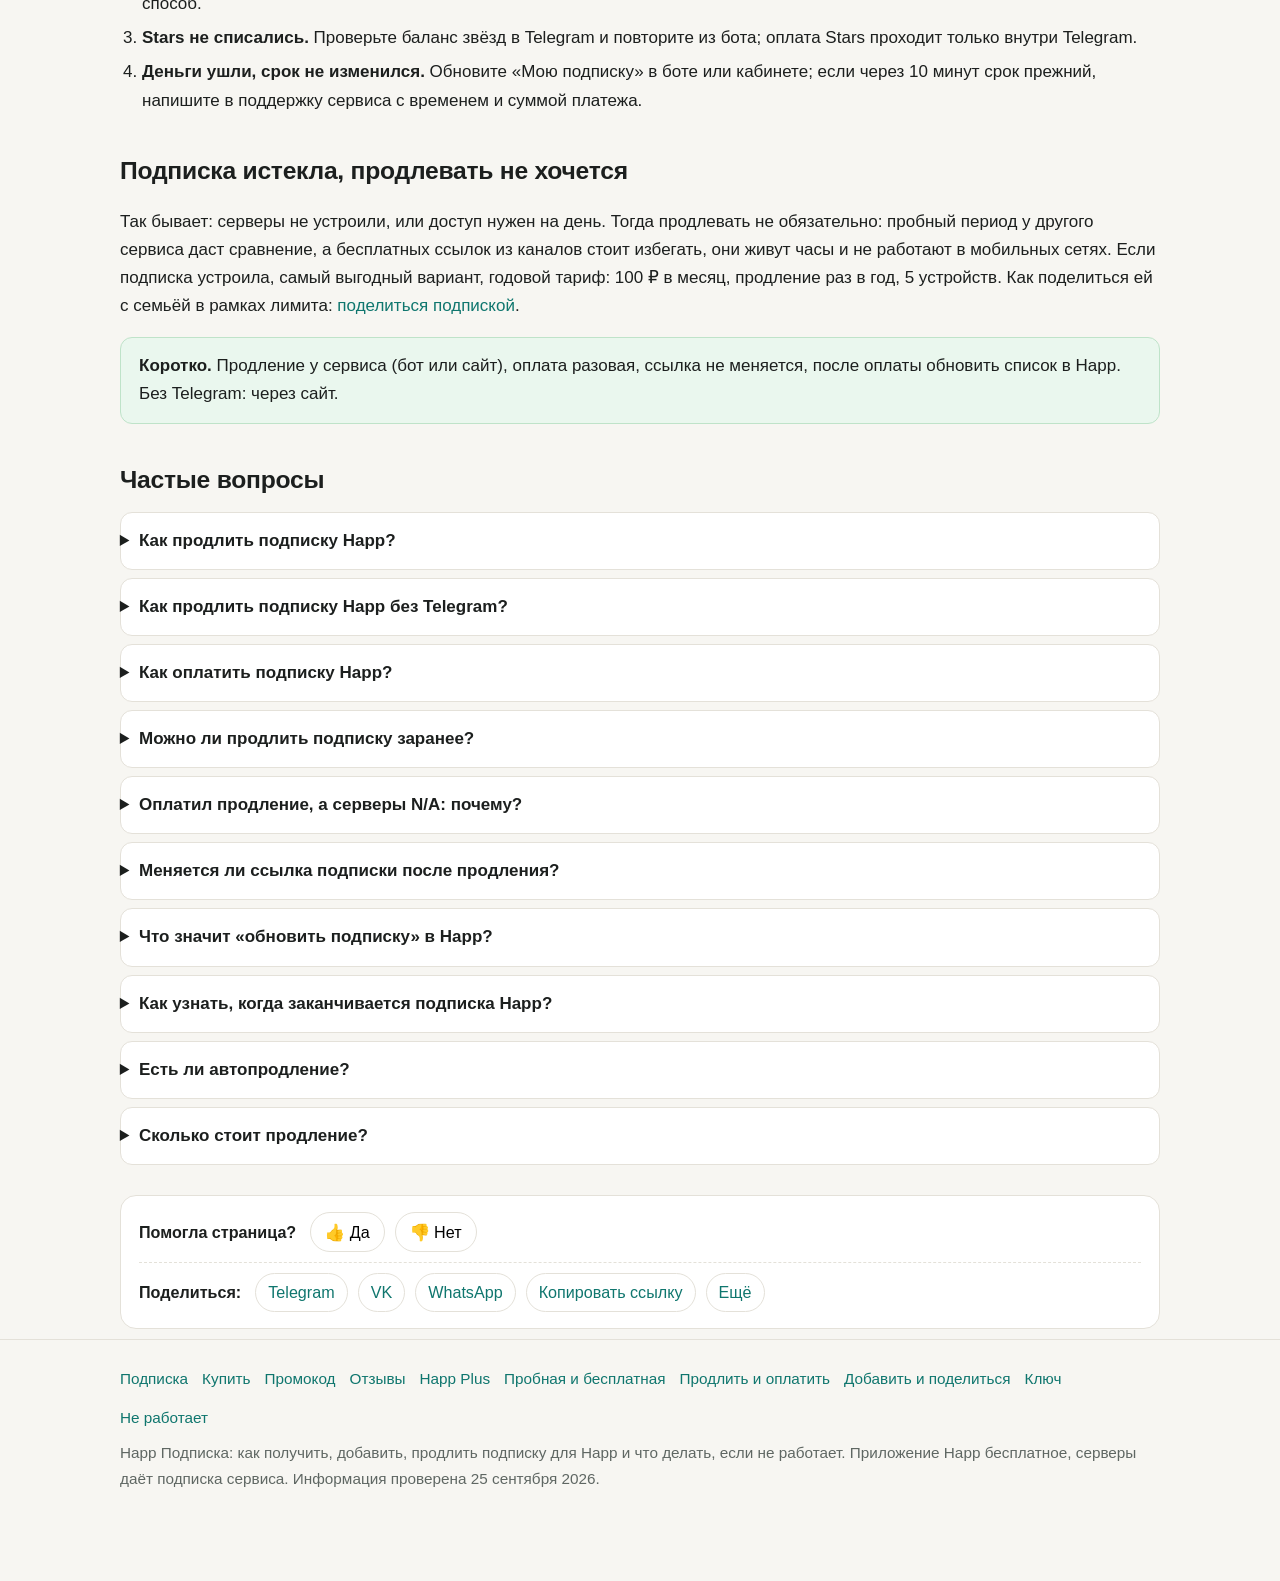
<file: prodlit.html>
<!DOCTYPE html>
<html lang="ru">
<head>
  <meta charset="utf-8">
  <meta name="viewport" content="width=device-width, initial-scale=1">
  <meta name="robots" content="index, follow, max-snippet:-1, max-image-preview:large">
  <title>Как продлить подписку Happ и оплатить её, в том числе без Telegram (2026)</title>
  <meta name="description" content="Продлить подписку Happ (хапп): где продлевается, не в приложении · пошагово через бота или сайт · как оплатить: СБП, карта, Stars, USDT, без автосписаний · продлить и оплатить без Telegram · оплатил, а серверы N/A · когда заканчивается · обновить подписку в Happ, чем отличается от продления.">
  <link rel="canonical" href="https://happ-podpiska.online/prodlit">
  <meta property="og:type" content="website">
  <meta property="og:site_name" content="Happ Подписка">
  <meta property="og:locale" content="ru_RU">
  <meta property="og:title" content="Как продлить подписку Happ и оплатить её, в том числе без Telegram (2026)">
  <meta property="og:description" content="Продлить подписку Happ (хапп): где продлевается, не в приложении · пошагово через бота или сайт · как оплатить: СБП, карта, Stars, USDT, без автосписаний · продлить и оплатить без Telegram · оплатил, а серверы N/A · когда заканчивается · обновить подписку в Happ, чем отличается от продления.">
  <meta property="og:url" content="https://happ-podpiska.online/prodlit">
  <meta property="og:image" content="https://happ-podpiska.online/og-image.png">
  <meta property="og:image:width" content="1200">
  <meta property="og:image:height" content="630">
  <meta name="twitter:card" content="summary_large_image">
  <link rel="icon" href="/favicon.ico" sizes="any">
  <link rel="icon" type="image/svg+xml" href="/favicon.svg">
  <link rel="icon" type="image/png" sizes="32x32" href="/favicon-32.png">
  <link rel="apple-touch-icon" href="/apple-touch-icon.png">
  <meta name="theme-color" content="#ff5e3a">
  <link rel="stylesheet" href="/styles.css">
  <script type="application/ld+json">
{
  "@context": "https://schema.org",
  "@type": "WebPage",
  "name": "Как продлить подписку Happ и оплатить её, в том числе без Telegram (2026)",
  "description": "Продлить подписку Happ (хапп): где продлевается, не в приложении · пошагово через бота или сайт · как оплатить: СБП, карта, Stars, USDT, без автосписаний · продлить и оплатить без Telegram · оплатил, а серверы N/A · когда заканчивается · обновить подписку в Happ, чем отличается от продления.",
  "url": "https://happ-podpiska.online/prodlit",
  "datePublished": "2026-09-25",
  "dateModified": "2026-09-25",
  "inLanguage": "ru",
  "isPartOf": {
    "@type": "WebSite",
    "name": "Happ Подписка",
    "url": "https://happ-podpiska.online"
  }
}
  </script>
  <script type="application/ld+json">
{
  "@context": "https://schema.org",
  "@type": "FAQPage",
  "mainEntity": [
    {
      "@type": "Question",
      "name": "Как продлить подписку Happ?",
      "acceptedAnswer": {
        "@type": "Answer",
        "text": "У сервиса: в боте @X_Rocket_VPN_bot или в кабинете на xrocket.live выбрать тариф и оплатить. В самом приложении продления нет. После оплаты ссылка не меняется, нужно только обновить список серверов в карточке подписки."
      }
    },
    {
      "@type": "Question",
      "name": "Как продлить подписку Happ без Telegram?",
      "acceptedAnswer": {
        "@type": "Answer",
        "text": "Через сайт сервиса: регистрация, личный кабинет, тариф, оплата СБП, картой или USDT. Бот и сайт ведут в одну подписку, ссылка общая."
      }
    },
    {
      "@type": "Question",
      "name": "Как оплатить подписку Happ?",
      "acceptedAnswer": {
        "@type": "Answer",
        "text": "Там же, где покупали: в боте или кабинете, разово, через СБП, карту, Telegram Stars или USDT. Автосписаний нет, платёжные данные не сохраняются."
      }
    },
    {
      "@type": "Question",
      "name": "Можно ли продлить подписку заранее?",
      "acceptedAnswer": {
        "@type": "Answer",
        "text": "Да, и это выгоднее: срок прибавится к текущему, а не начнётся заново, и не будет суток с N/A между истечением и продлением."
      }
    },
    {
      "@type": "Question",
      "name": "Оплатил продление, а серверы N/A: почему?",
      "acceptedAnswer": {
        "@type": "Answer",
        "text": "Список ещё не обновлён: откройте карточку подписки в Happ и нажмите обновление, затем перезапустите приложение. Если аккаунтов два, проверьте, к какому относится ссылка в Happ."
      }
    },
    {
      "@type": "Question",
      "name": "Меняется ли ссылка подписки после продления?",
      "acceptedAnswer": {
        "@type": "Answer",
        "text": "Нет. Ссылка постоянная, Happ перенастраивать не нужно, на других устройствах тоже ничего делать не надо: список обновится у всех."
      }
    },
    {
      "@type": "Question",
      "name": "Что значит «обновить подписку» в Happ?",
      "acceptedAnswer": {
        "@type": "Answer",
        "text": "Перечитать список серверов по той же ссылке, кнопка в карточке подписки. Это не продление: истёкшую подписку обновление не вернёт, сначала нужна оплата."
      }
    },
    {
      "@type": "Question",
      "name": "Как узнать, когда заканчивается подписка Happ?",
      "acceptedAnswer": {
        "@type": "Answer",
        "text": "В «Моей подписке» бота, в личном кабинете на сайте или в карточке подписки в Happ. Бот присылает напоминание за несколько дней до конца."
      }
    },
    {
      "@type": "Question",
      "name": "Есть ли автопродление?",
      "acceptedAnswer": {
        "@type": "Answer",
        "text": "Нет по построению: все платежи разовые. Подписка заканчивается в срок, если не продлить вручную, и ничего не списывается."
      }
    },
    {
      "@type": "Question",
      "name": "Сколько стоит продление?",
      "acceptedAnswer": {
        "@type": "Answer",
        "text": "Столько же, сколько покупка: 250 ₽ за месяц, 480 ₽ за три месяца, 1200 ₽ за год (100 ₽ в месяц). Тариф при продлении можно сменить."
      }
    }
  ]
}
  </script>

  <meta name="yandex-verification" content="49e5f5a2c2048988">
  <!-- Yandex.Metrika counter -->
  <script type="text/javascript">
  (function(m,e,t,r,i,k,a){m[i]=m[i]||function(){(m[i].a=m[i].a||[]).push(arguments)};
  m[i].l=1*new Date();
  for (var j = 0; j < document.scripts.length; j++) {if (document.scripts[j].src === r) { return; }}
  k=e.createElement(t),a=e.getElementsByTagName(t)[0],k.async=1,k.src=r,a.parentNode.insertBefore(k,a)})
  (window, document,'script','https://mc.yandex.ru/metrika/tag.js?id=112789062', 'ym');
  ym(112789062, 'init', {ssr:true, webvisor:true, clickmap:true, ecommerce:"dataLayer", referrer: document.referrer, url: location.href, accurateTrackBounce:true, trackLinks:true});
  </script>
  <noscript><div><img src="https://mc.yandex.ru/watch/112789062" style="position:absolute; left:-9999px;" alt="" /></div></noscript>
  <!-- /Yandex.Metrika counter -->
</head>
<body data-site="https://xrocket.live/?utm_source=happ-podpiska&utm_medium=cta&utm_campaign=prodlit" data-ym="112789062">
<header class="top">
  <div class="wrap">
    <a class="logo" href="/">happ<b>·</b>podpiska</a>
    <nav class="main" aria-label="Разделы">
      <a href="/">Подписка</a>
      <a href="/kupit">Купить</a>
      <a href="/promokod">Промокод</a>
      <a href="/otzyvy">Отзывы</a>
      <a href="/happ-plus-kupit">Happ Plus</a>
      <a href="/besplatno">Пробная и бесплатная</a>
      <a href="/prodlit" aria-current="page">Продлить и оплатить</a>
      <a href="/podelitsya">Добавить и поделиться</a>
      <a href="/klyuch">Ключ</a>
      <a href="/ne-rabotaet">Не работает</a>
    </nav>
  </div>
</header>

<main class="wrap">
  <section class="hero">
    <h1>Как продлить подписку Happ и оплатить её, в том числе без Telegram</h1>
    <p class="lead">В приложении продления нет: подписка продлевается у сервиса, ссылка не меняется, после оплаты достаточно обновить список серверов. Здесь пошагово через бота, через сайт без Telegram и что проверить, если после оплаты серверы N/A.</p>
    <div class="cta-row">
      <a class="btn" href="https://xrocket.live/?utm_source=happ-podpiska&utm_medium=cta&utm_campaign=prodlit" target="_blank" rel="noopener" onclick="goal('site_click')">Попробовать бесплатно</a>
      <a class="btn ghost" href="https://t.me/X_Rocket_VPN_bot?start=ref-b-2" target="_blank" rel="noopener" onclick="goal('bot_click')">Получить в Telegram</a>
      <span class="note">Без карты, больше 30 локаций, 5 устройств. Проверено: 25 сентября 2026</span>
    </div>
  </section>

  <section>
    <h2>Где продлевается подписка Happ: не в приложении</h2>
    <p>Самая частая ошибка: искать кнопку продления внутри Happ. Её там нет и быть не может: приложение бесплатное, серверы даёт сервис, и продлевается подписка у сервиса. В Happ после продления ничего перенастраивать не нужно: ссылка подписки не меняется, достаточно обновить список серверов в её карточке. То же относится к «happ plus продлить подписку» и «продлить подписку happ vpn»: приложение одно, подписка одна, продление у сервиса.</p>
  </section>

  <section>
    <h2>Как продлить подписку Happ: пошагово</h2>
    <ol>
      <li><b>Откройте бота</b> <a href="https://t.me/X_Rocket_VPN_bot?start=ref-b-2" target="_blank" rel="noopener" onclick="goal('bot_click')">@X_Rocket_VPN_bot</a> или личный кабинет на <a href="https://xrocket.live/?utm_source=happ-podpiska&utm_medium=cta&utm_campaign=prodlit" target="_blank" rel="noopener" onclick="goal('site_click')">xrocket.live</a>. В разделе «Моя подписка» видны срок и число устройств.</li>
      <li><b>Выберите тариф:</b> 250 ₽ за месяц, 480 ₽ за три, 1200 ₽ за год. Продлевать можно заранее: срок прибавится к текущему, а не начнётся заново.</li>
      <li><b>Оплатите</b> через СБП, карту, Telegram Stars или USDT. Зачисление мгновенное.</li>
      <li><b>В Happ откройте карточку подписки и нажмите обновление списка.</b> Серверы, которые показывали N/A после истечения, снова получат пинг. Если не помогло, полностью перезапустите Happ.</li>
    </ol>
    <div class="grid c3">
      <div class="card"><span class="tag">Попробовать</span><div class="price">0 ₽ <small>24 часа</small></div><p>Полный доступ без банковской карты: все локации, направления для мобильных сетей, серверы под YouTube и нейросети, 5 устройств, безлимит.</p></div>
      <div class="card"><span class="tag">Месяц</span><div class="price">250 ₽ <small>за 30 дней</small></div><p>Разовая оплата через СБП, карту, Telegram Stars или USDT. Автосписаний нет: подписка просто заканчивается, если не продлить.</p></div>
      <div class="card"><span class="tag">Год</span><div class="price">1200 ₽ <small>100 ₽ в месяц</small></div><p>Самый выгодный тариф: 5 устройств на семью, продление раз в год, ссылка подписки не меняется. Есть и 480 ₽ за три месяца.</p></div>
    </div>
  </section>

  <section>
    <h2>Как оплатить подписку Happ: способы и что важно</h2>
    <p>Оплата и продление, это одно действие: выбрать тариф и заплатить. Способы: СБП (по QR или через приложение банка), карта российского банка, Telegram Stars прямо в боте, USDT для оплаты из-за границы. Все способы разовые, платёжные данные не сохраняются, автосписаний нет. Ответ на «как оплатить подписку хапп впн»: там же, где покупали, в боте или в кабинете на сайте. Разбор способов таблицей и что проверить до оплаты: <a href="/kupit">купить подписку</a>.</p>
  </section>

  <section>
    <h2>Продлить и оплатить подписку Happ без Telegram</h2>
    <p>Запросы «как продлить подписку happ без телеграмма» и «как оплатить подписку happ без телеграмма» стали массовыми после того, как Telegram в России перестал открываться без обхода. Ответ: через сайт сервиса. Регистрация на xrocket.live, вход в личный кабинет, выбор тарифа, оплата теми же способами. Бот и сайт, это два входа в одну подписку: ссылка у них общая, оплата в одном месте видна в другом. Если Telegram не открывается именно потому, что подписка истекла, это и есть выход из замкнутого круга: сайт открывается без обхода.</p>
    <p>«Как продлить подписку happ без впн» означает то же самое: сайт сервиса доступен без подключения, оплата там не требует работающего Happ.</p>
  </section>

  <section>
    <h2>Оплатил, а серверы N/A: что проверить</h2>
    <ol>
      <li><b>Список не обновлён.</b> Карточка подписки в Happ, кнопка обновления. Приложение перечитывает список по расписанию, а не мгновенно.</li>
      <li><b>Оплачена другая подписка.</b> Если аккаунтов два (например, старый в боте и новый на сайте), проверьте, к какому относится ссылка в Happ. Срок показывается в «Моей подписке».</li>
      <li><b>Мобильная сеть и сервер без маскировки.</b> Не связано с оплатой: переключитесь на направление для мобильных сетей.</li>
      <li><b>Приложение не перезапущено.</b> Полностью закройте Happ и откройте заново. Диагност за три клика: <a href="/ne-rabotaet">подписка не работает</a>.</li>
    </ol>
  </section>

  <section>
    <h2>Сколько стоит продление и какой тариф выбрать</h2>
    <p>Цена продления равна цене покупки: 250 ₽ за месяц, 480 ₽ за три месяца (160 ₽ в месяц), 1200 ₽ за год (100 ₽ в месяц). Тариф при продлении можно сменить в любую сторону. Если подписка прошла проверку на пробном периоде и первый месяц, логичный следующий шаг, год: продление раз в 12 месяцев, самая низкая цена за месяц и никаких напоминаний в течение года. Месячный тариф имеет смысл, когда доступ нужен на короткий срок, например в поездке. Оплата разовая при любом тарифе, автосписаний нет.</p>
  </section>

  <section>
    <h2>Как узнать, когда заканчивается подписка</h2>
    <p>Три места: «Моя подписка» в боте, личный кабинет на сайте (там же история оплат) и карточка подписки в Happ, если сервис передаёт срок в ссылке. За несколько дней до конца бот присылает напоминание. Продлевать заранее выгоднее, чем ждать истечения: срок прибавляется, а не сгорает, и не будет суток с N/A.</p>
  </section>

  <section>
    <h2>Как обновить подписку в Happ и чем это отличается от продления</h2>
    <p>«Обновить подписку» в Happ, это перечитать список серверов по той же ссылке; кнопка есть в карточке подписки. «Продлить», это оплатить срок у сервиса. Обновление без продления не вернёт истёкшую подписку, продление без обновления не покажет новые серверы сразу. Делают оба: сначала оплата, потом обновление списка. «Как обновить подписку в happ без интернета» ответа не имеет: список хранится на сервере, для перечитывания нужна сеть, хотя бы мобильная.</p>
  </section>

  <section>
    <h2>Продлить подписку хапп плюс, на ПК, на телефоне: есть ли разница</h2>
    <p>Нет. Подписка не привязана ни к устройству, ни к варианту приложения: Happ, INCY и V2RayTun на телефоне, компьютере и телевизоре читают одну и ту же ссылку. Продление, сделанное с телефона в боте, действует и на компьютере, и на телевизоре: нужно только, чтобы каждое устройство обновило список серверов, что происходит само по расписанию или вручную из карточки подписки. Запрос «happ как поделиться подпиской» после продления тоже не требует действий: у родных, которым вы дали ссылку, продление появится автоматически.</p>
  </section>

  <section>
    <h2>Если оплата не прошла</h2>
    <ol>
      <li><b>СБП не подтверждается.</b> Проверьте, что оплата ушла в приложении банка; зачисление обычно мгновенное, при задержке до нескольких минут подписка продлится сама, повторно платить не нужно.</li>
      <li><b>Карта отклонена.</b> Часть банков блокирует первые платежи новому получателю; повторите через СБП, это самый надёжный способ.</li>
      <li><b>Stars не списались.</b> Проверьте баланс звёзд в Telegram и повторите из бота; оплата Stars проходит только внутри Telegram.</li>
      <li><b>Деньги ушли, срок не изменился.</b> Обновите «Мою подписку» в боте или кабинете; если через 10 минут срок прежний, напишите в поддержку сервиса с временем и суммой платежа.</li>
    </ol>
  </section>

  <section>
    <h2>Подписка истекла, продлевать не хочется</h2>
    <p>Так бывает: серверы не устроили, или доступ нужен на день. Тогда продлевать не обязательно: пробный период у другого сервиса даст сравнение, а бесплатных ссылок из каналов стоит избегать, они живут часы и не работают в мобильных сетях. Если подписка устроила, самый выгодный вариант, годовой тариф: 100 ₽ в месяц, продление раз в год, 5 устройств. Как поделиться ей с семьёй в рамках лимита: <a href="/podelitsya">поделиться подпиской</a>.</p>
    <div class="ok-box"><b>Коротко.</b> Продление у сервиса (бот или сайт), оплата разовая, ссылка не меняется, после оплаты обновить список в Happ. Без Telegram: через сайт.</div>
  </section>


  <section id="faq">
    <h2>Частые вопросы</h2>
    <div class="faq">
      <details>
        <summary>Как продлить подписку Happ?</summary>
        <p>У сервиса: в боте @X_Rocket_VPN_bot или в кабинете на xrocket.live выбрать тариф и оплатить. В самом приложении продления нет. После оплаты ссылка не меняется, нужно только обновить список серверов в карточке подписки.</p>
      </details>
      <details>
        <summary>Как продлить подписку Happ без Telegram?</summary>
        <p>Через сайт сервиса: регистрация, личный кабинет, тариф, оплата СБП, картой или USDT. Бот и сайт ведут в одну подписку, ссылка общая.</p>
      </details>
      <details>
        <summary>Как оплатить подписку Happ?</summary>
        <p>Там же, где покупали: в боте или кабинете, разово, через СБП, карту, Telegram Stars или USDT. Автосписаний нет, платёжные данные не сохраняются.</p>
      </details>
      <details>
        <summary>Можно ли продлить подписку заранее?</summary>
        <p>Да, и это выгоднее: срок прибавится к текущему, а не начнётся заново, и не будет суток с N/A между истечением и продлением.</p>
      </details>
      <details>
        <summary>Оплатил продление, а серверы N/A: почему?</summary>
        <p>Список ещё не обновлён: откройте карточку подписки в Happ и нажмите обновление, затем перезапустите приложение. Если аккаунтов два, проверьте, к какому относится ссылка в Happ.</p>
      </details>
      <details>
        <summary>Меняется ли ссылка подписки после продления?</summary>
        <p>Нет. Ссылка постоянная, Happ перенастраивать не нужно, на других устройствах тоже ничего делать не надо: список обновится у всех.</p>
      </details>
      <details>
        <summary>Что значит «обновить подписку» в Happ?</summary>
        <p>Перечитать список серверов по той же ссылке, кнопка в карточке подписки. Это не продление: истёкшую подписку обновление не вернёт, сначала нужна оплата.</p>
      </details>
      <details>
        <summary>Как узнать, когда заканчивается подписка Happ?</summary>
        <p>В «Моей подписке» бота, в личном кабинете на сайте или в карточке подписки в Happ. Бот присылает напоминание за несколько дней до конца.</p>
      </details>
      <details>
        <summary>Есть ли автопродление?</summary>
        <p>Нет по построению: все платежи разовые. Подписка заканчивается в срок, если не продлить вручную, и ничего не списывается.</p>
      </details>
      <details>
        <summary>Сколько стоит продление?</summary>
        <p>Столько же, сколько покупка: 250 ₽ за месяц, 480 ₽ за три месяца, 1200 ₽ за год (100 ₽ в месяц). Тариф при продлении можно сменить.</p>
      </details>
    </div>
  </section>

  <div class="fb" aria-label="Оценка статьи">
    <div class="fb-row"><span class="fb-q">Помогла страница?</span><button type="button" class="fb-btn" data-v="yes">👍 Да</button><button type="button" class="fb-btn" data-v="no">👎 Нет</button><span class="fb-thanks"></span></div>
    <div class="fb-row fb-share"><span class="fb-q">Поделиться:</span><a data-share="tg" href="https://t.me/share/url?url=https%3A%2F%2Fhapp-podpiska.online%2Fprodlit&text=%D0%9A%D0%B0%D0%BA%20%D0%BF%D1%80%D0%BE%D0%B4%D0%BB%D0%B8%D1%82%D1%8C%20%D0%BF%D0%BE%D0%B4%D0%BF%D0%B8%D1%81%D0%BA%D1%83%20Happ%20%D0%B8%20%D0%BE%D0%BF%D0%BB%D0%B0%D1%82%D0%B8%D1%82%D1%8C%20%D0%B5%D1%91%2C%20%D0%B2%20%D1%82%D0%BE%D0%BC%20%D1%87%D0%B8%D1%81%D0%BB%D0%B5%20%D0%B1%D0%B5%D0%B7%20Telegram%20%282026%29" target="_blank" rel="noopener">Telegram</a><a data-share="vk" href="https://vk.com/share.php?url=https%3A%2F%2Fhapp-podpiska.online%2Fprodlit&title=%D0%9A%D0%B0%D0%BA%20%D0%BF%D1%80%D0%BE%D0%B4%D0%BB%D0%B8%D1%82%D1%8C%20%D0%BF%D0%BE%D0%B4%D0%BF%D0%B8%D1%81%D0%BA%D1%83%20Happ%20%D0%B8%20%D0%BE%D0%BF%D0%BB%D0%B0%D1%82%D0%B8%D1%82%D1%8C%20%D0%B5%D1%91%2C%20%D0%B2%20%D1%82%D0%BE%D0%BC%20%D1%87%D0%B8%D1%81%D0%BB%D0%B5%20%D0%B1%D0%B5%D0%B7%20Telegram%20%282026%29" target="_blank" rel="noopener">VK</a><a data-share="wa" href="https://api.whatsapp.com/send?text=%D0%9A%D0%B0%D0%BA%20%D0%BF%D1%80%D0%BE%D0%B4%D0%BB%D0%B8%D1%82%D1%8C%20%D0%BF%D0%BE%D0%B4%D0%BF%D0%B8%D1%81%D0%BA%D1%83%20Happ%20%D0%B8%20%D0%BE%D0%BF%D0%BB%D0%B0%D1%82%D0%B8%D1%82%D1%8C%20%D0%B5%D1%91%2C%20%D0%B2%20%D1%82%D0%BE%D0%BC%20%D1%87%D0%B8%D1%81%D0%BB%D0%B5%20%D0%B1%D0%B5%D0%B7%20Telegram%20%282026%29%0Ahttps%3A%2F%2Fhapp-podpiska.online%2Fprodlit" target="_blank" rel="noopener">WhatsApp</a><a data-share="copy" href="#">Копировать ссылку</a><a data-share="native" href="#" hidden>Ещё</a></div>
  </div>
</main>

<footer>
  <div class="wrap">
    <div class="links">
      <a href="/">Подписка</a>
      <a href="/kupit">Купить</a>
      <a href="/promokod">Промокод</a>
      <a href="/otzyvy">Отзывы</a>
      <a href="/happ-plus-kupit">Happ Plus</a>
      <a href="/besplatno">Пробная и бесплатная</a>
      <a href="/prodlit">Продлить и оплатить</a>
      <a href="/podelitsya">Добавить и поделиться</a>
      <a href="/klyuch">Ключ</a>
      <a href="/ne-rabotaet">Не работает</a>
    </div>
    <div>Happ Подписка: как получить, добавить, продлить подписку для Happ и что делать, если не работает. Приложение Happ бесплатное, серверы даёт подписка сервиса. Информация проверена 25 сентября 2026.</div>
  </div>
</footer>

<div class="sticky">
  <div class="wrap">
    <span>Продлить подписку Happ: бот или сайт, оплата разовая</span>
    <a class="btn" href="https://xrocket.live/?utm_source=happ-podpiska&utm_medium=cta&utm_campaign=prodlit" target="_blank" rel="noopener" onclick="goal('sticky_click')">Попробовать бесплатно</a>
  </div>
</div>
<script>

function goal(n){try{ym(112789062,'reachGoal',n);}catch(e){}}
/* configurator */
(function(){
  var dev=null, goal_=null, box=document.getElementById('cfg'); if(!box) return;
  var R={
    android:[['Установите Happ из Google Play (com.happproxy) или APK с GitHub разработчика','2 мин'],['Активируйте пробную подписку на 24 часа без карты','1 мин'],['Нажмите «Добавить подписку», в окне сброса выберите «Да»','1 мин']],
    iphone:[['Установите INCY из российского App Store или Happ Proxy Utility через Apple ID другого региона','3 мин'],['Активируйте пробную подписку на 24 часа без карты','1 мин'],['Добавьте подписку кнопкой и разрешите VPN-профиль','1 мин']],
    pc:[['Скачайте установщик с GitHub разработчика, пройдите SmartScreen','3 мин'],['Активируйте пробную подписку на 24 часа без карты','1 мин'],['Запустите Happ от имени администратора, добавьте подписку через «+»','2 мин']],
    tv:[['Установите Happ из магазина телевизора','3 мин'],['Активируйте подписку на телефоне','1 мин'],['Отсканируйте QR-код подписки камерой в приложении на ТВ','1 мин']]
  };
  var X={mobile:['Выберите направление с пометкой для мобильных сетей','30 сек'],banks:['Включите российскую ноду или добавьте банки в исключения','1 мин'],video:['Выберите сервер с пометкой под YouTube','30 сек'],ai:['Выберите сервер с пометкой под нейросети','30 сек'],fast:['Выберите сервер с наименьшим пингом и подключитесь','30 сек']};
  function pick(id,cb){var el=document.getElementById(id);el.addEventListener('click',function(e){var b=e.target.closest('.chip');if(!b)return;el.querySelectorAll('.chip').forEach(function(x){x.classList.remove('sel')});b.classList.add('sel');cb(b.dataset.v);render();goal('cfg_pick');});}
  pick('cfgDev',function(v){dev=v});pick('cfgGoal',function(v){goal_=v});
  function render(){if(!dev||!goal_)return;var steps=R[dev].concat([X[goal_]]);var out=document.getElementById('cfgOut');
    out.innerHTML='<div class="w-label">Ваш маршрут: '+steps.length+' шага</div>'+steps.map(function(s,i){return '<div class="rstep"><span class="n">'+String(i+1).padStart(2,'0')+'</span><span>'+s[0]+'<em>'+s[1]+'</em></span></div>'}).join('')
    +'<div class="cta-row" style="margin-top:14px"><a class="btn" href="'+document.body.dataset.site+'" target="_blank" rel="noopener" onclick="goal(\'site_click\')">Попробовать бесплатно</a><span class="note">пробный период 24 часа, без карты</span></div>';
    out.classList.add('show');}
})();
/* diagnost */
(function(){
  var body=document.getElementById('wzBody'); if(!body) return;
  var back=document.getElementById('wzBack'), crumbs=document.getElementById('wzCrumbs');
  var tree={q:'Что происходит с подпиской?',opts:[
    {t:'Список серверов пустой',a:{h:'Подписка не добавлена',p:'Happ без подписки пуст по конструкции. Активируйте пробную подписку и нажмите «Добавить подписку»: список загрузится сам. Если ссылка вставлена вручную, проверьте, что скопировали её целиком.'}},
    {t:'Напротив серверов N/A',n:{q:'N/A у всех или у части?',opts:[
      {t:'У всех сразу',a:{h:'Подписка истекла или список устарел',p:'Откройте карточку подписки в Happ и нажмите обновление списка; проверьте срок в боте. Пробная подписка действует 24 часа, после этого нужен тариф. После продления обновите список ещё раз.'}},
      {t:'Только у некоторых',a:{h:'Отдельные направления прилегли',p:'Обычная ротация серверов: выберите соседний с живым пингом, сервис заменит упавшие в течение часов. Если N/A у одиночного бесплатного ключа, он умер насовсем.'}}]}},
    {t:'Кнопка крутится, подключения нет',n:{q:'На каком устройстве?',opts:[
      {t:'Windows',a:{h:'Запустите Happ от имени администратора',p:'Без прав администратора не создаётся TUN-адаптер. Правый клик по ярлыку, «Запуск от имени администратора», затем галочка в свойствах ярлыка навсегда. Второй кандидат: другой VPN-клиент или антивирус.'}},
      {t:'Android или iPhone',a:{h:'Конфликт клиентов или сервер',p:'Закройте другие VPN-приложения, переключите сервер. На Android снимите ограничения батареи для Happ; на iPhone подтвердите VPN-профиль в настройках.'}}]}},
    {t:'Дома работает, в мобильной сети нет',a:{h:'Оператор фильтрует жёстче',p:'В мобильной сети во время ограничений проходят только серверы с маскировкой. Выберите направление с пометкой для мобильных сетей: в подписке их двенадцать, и они входят в пробный период.'}},
    {t:'Подключено, но Telegram, YouTube или банки не работают',a:{h:'Сервер не под задачу или маршрутизация',p:'Для YouTube нужен сервер под видео, для нейросетей под нейросети, для Telegram выключите прокси в его настройках. Если не открываются банки, включите российскую ноду или добавьте их в исключения.'}}
  ]};
  var stack=[tree];
  function render(){var cur=stack[stack.length-1];back.hidden=stack.length<2;
    if(cur.a){crumbs.textContent='РЕШЕНИЕ';body.innerHTML='<div class="answer"><b>'+cur.a.h+'</b>'+cur.a.p+'</div>';return;}
    crumbs.textContent='ШАГ '+stack.length;body.innerHTML='<div style="font-weight:700;margin-bottom:10px">'+cur.q+'</div><div class="opts">'+cur.opts.map(function(o,i){return '<button type="button" class="opt" data-i="'+i+'">'+o.t+'</button>'}).join('')+'</div>';}
  body.addEventListener('click',function(e){var b=e.target.closest('.opt');if(!b)return;var o=stack[stack.length-1].opts[+b.dataset.i];stack.push(o.n||o);render();goal('wizard_step');});
  back.addEventListener('click',function(){stack.pop();render();}); render();
})();
/* checklist */
(function(){
  var box=document.getElementById('ck'); if(!box) return;
  var bar=document.getElementById('ckBar'), txt=document.getElementById('ckTxt'), items=box.querySelectorAll('input');
  items.forEach(function(i){try{if(localStorage.getItem('hp_'+i.dataset.k)==='1'){i.checked=true;i.closest('.ck').classList.add('done');}}catch(e){}
    i.addEventListener('change',function(){i.closest('.ck').classList.toggle('done',i.checked);try{localStorage.setItem('hp_'+i.dataset.k,i.checked?'1':'0');}catch(e){}upd();goal('checklist_tick');});});
  function upd(){var d=[].filter.call(items,function(i){return i.checked}).length;bar.style.width=(d/items.length*100)+'%';txt.textContent=d+' из '+items.length+' выполнено';} upd();
})();
/* key checker */
(function(){
  var inp=document.getElementById('kin'); if(!inp) return; var res=document.getElementById('kres');
  inp.addEventListener('input',function(){var v=inp.value.trim(); if(!v){res.innerHTML='';return;}
    var m=v.match(/^(vless|vmess|trojan|ss|https?):\/\//i); if(!m){res.innerHTML='<div class="note-box">Это не похоже на ключ или ссылку подписки: строка должна начинаться с vless://, ss://, trojan://, vmess:// или https://</div>';return;}
    var proto=m[1].toLowerCase(); var rows=[];
    if(proto==='https'||proto==='http'){rows.push(['Тип','Ссылка подписки (список серверов с автообновлением)']);rows.push(['Что делать','Вставить через «+» в Happ, список загрузится сам']);}
    else{rows.push(['Тип','Одиночный ключ, протокол '+proto.toUpperCase()]);
      var host=(v.match(/@([^:\/?#]+)/)||[])[1]; if(host)rows.push(['Сервер',host]);
      var name=decodeURIComponent((v.split('#')[1]||'').trim()); if(name)rows.push(['Имя',name]);
      var rea=/security=reality/i.test(v); rows.push(['Маскировка',rea?'Reality: подходит для мобильных сетей':'нет Reality: в мобильной сети с фильтрацией может не работать']);
      if(!/#/.test(v))rows.push(['Внимание','Нет имени после «#»: возможно, ключ скопирован не целиком']);}
    res.innerHTML=rows.map(function(r){return '<div class="row"><b>'+r[0]+'</b><span>'+r[1]+'</span></div>'}).join('')+'<div class="pr">Проверка формата в браузере, никуда не отправляется и не подключается</div>'; goal('key_check');});
})();

</script>
<script src="/feedback.js" defer></script>
</body>
</html>
</file>
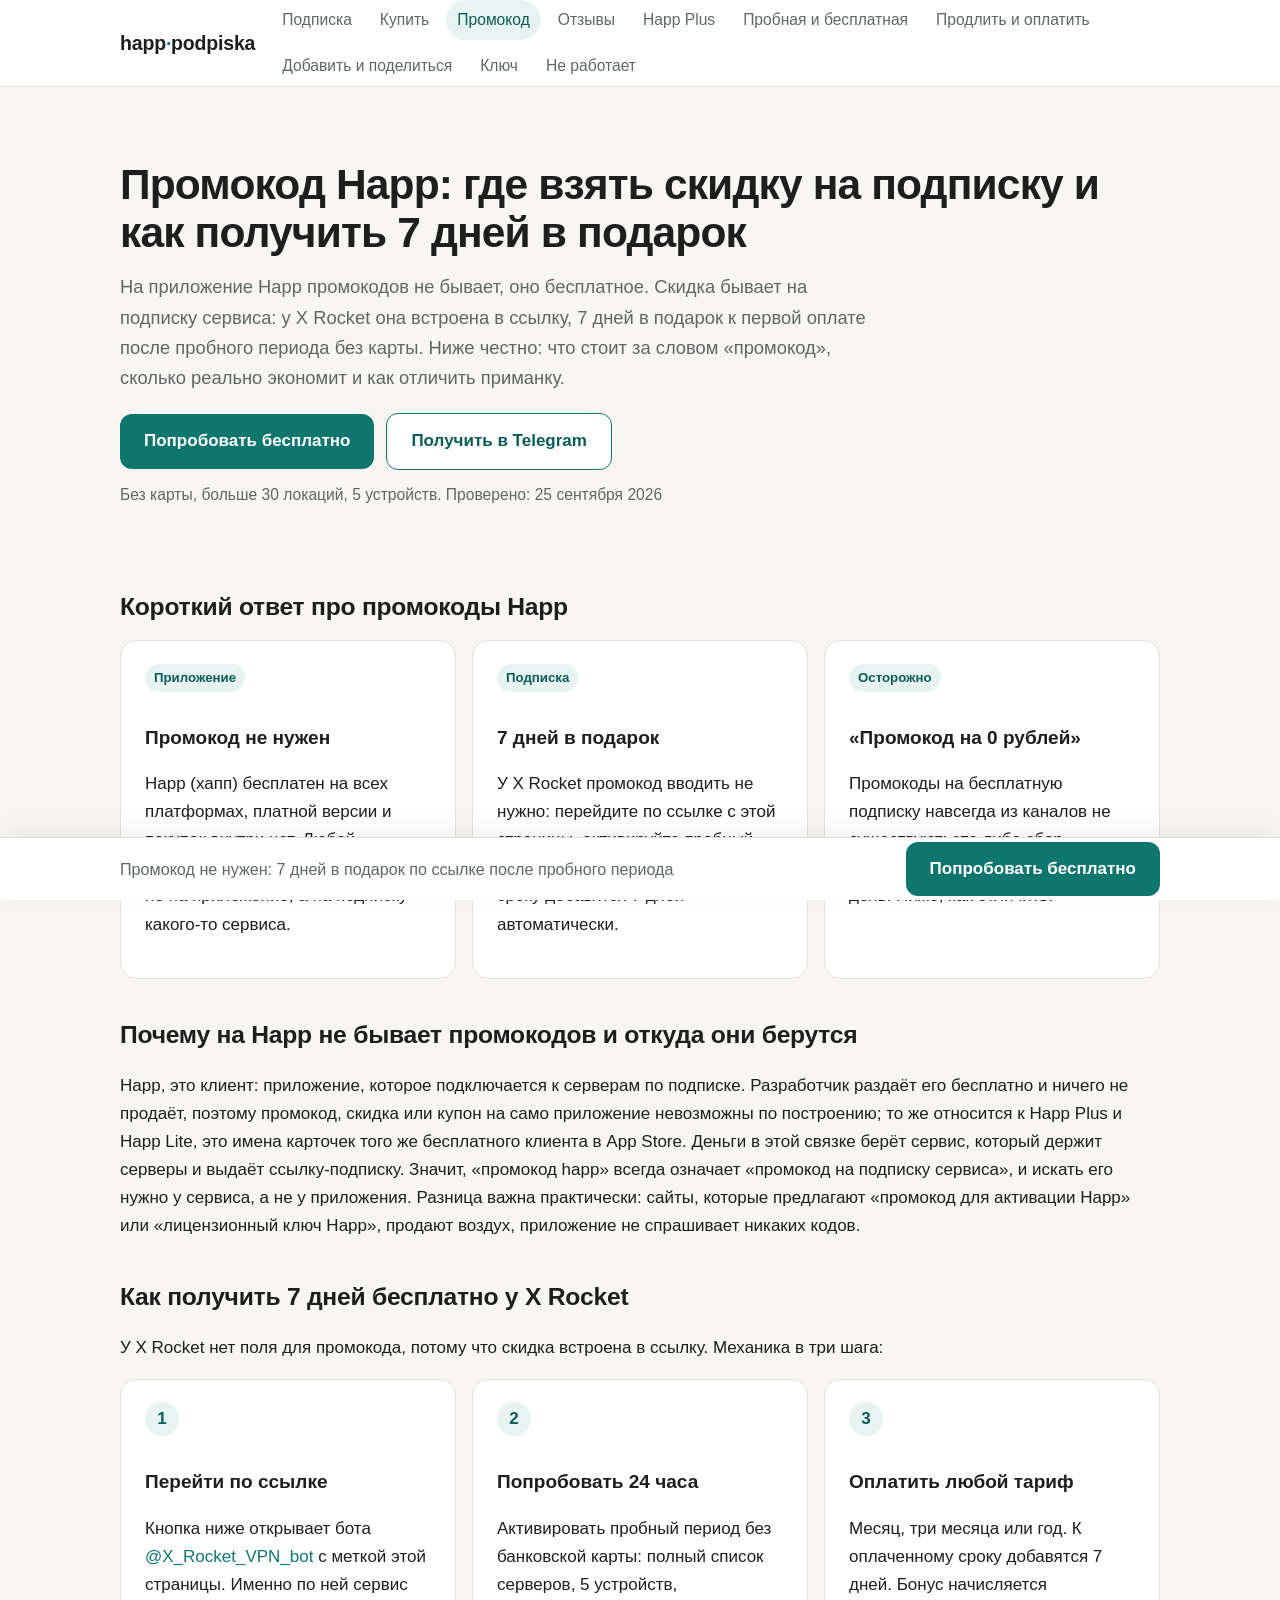
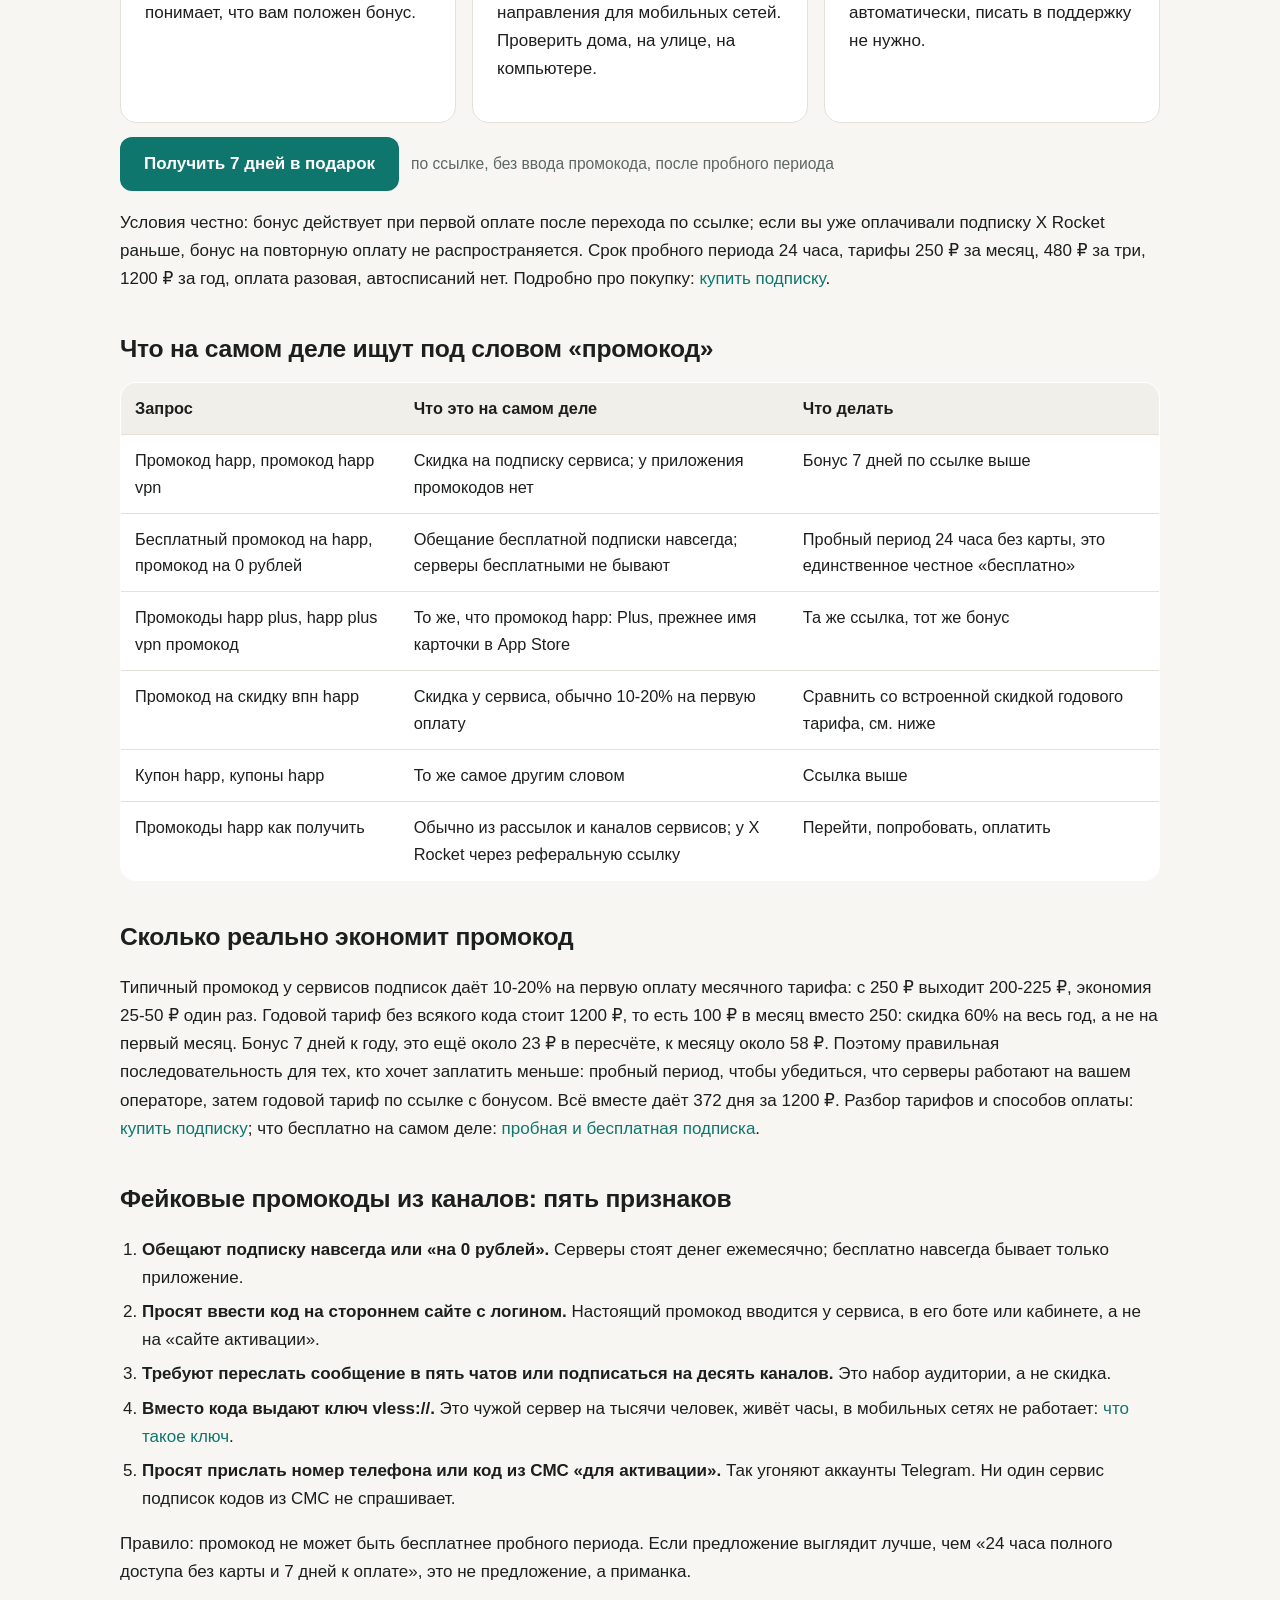
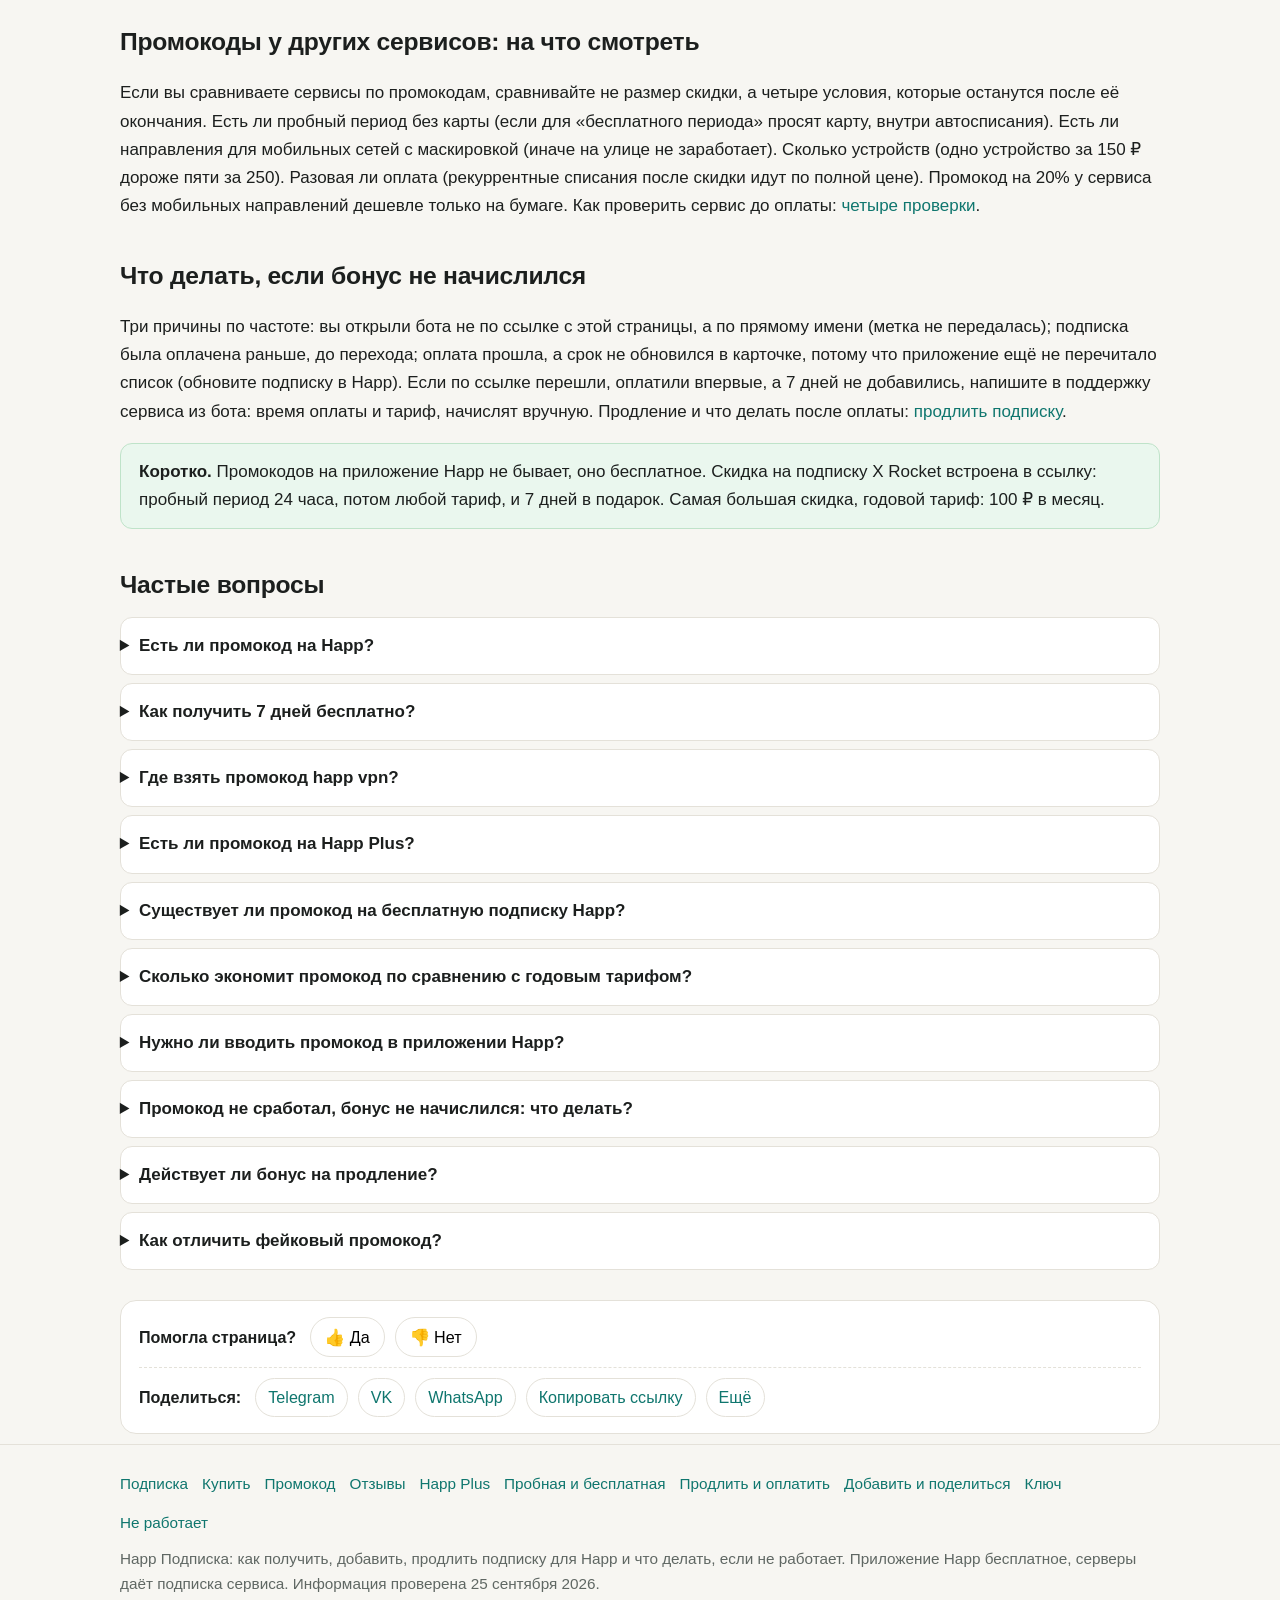
<file: promokod.html>
<!DOCTYPE html>
<html lang="ru">
<head>
  <meta charset="utf-8">
  <meta name="viewport" content="width=device-width, initial-scale=1">
  <meta name="robots" content="index, follow, max-snippet:-1, max-image-preview:large">
  <title>Промокод Happ: есть ли скидки на подписку и как получить 7 дней бесплатно (2026)</title>
  <meta name="description" content="Промокод Happ (happ vpn промокод, промокод на впн happ): почему на приложение промокодов не бывает и откуда они на подписку · как получить 7 дней в подарок у X Rocket по ссылке без кода · бесплатный промокод и «0 рублей»: почему это приманка · промокоды happ plus · сколько реально экономит скидка · пять признаков фейка.">
  <link rel="canonical" href="https://happ-podpiska.online/promokod">
  <meta property="og:type" content="website">
  <meta property="og:site_name" content="Happ Подписка">
  <meta property="og:locale" content="ru_RU">
  <meta property="og:title" content="Промокод Happ: есть ли скидки на подписку и как получить 7 дней бесплатно (2026)">
  <meta property="og:description" content="Промокод Happ (happ vpn промокод, промокод на впн happ): почему на приложение промокодов не бывает и откуда они на подписку · как получить 7 дней в подарок у X Rocket по ссылке без кода · бесплатный промокод и «0 рублей»: почему это приманка · промокоды happ plus · сколько реально экономит скидка · пять признаков фейка.">
  <meta property="og:url" content="https://happ-podpiska.online/promokod">
  <meta property="og:image" content="https://happ-podpiska.online/og-image.png">
  <meta property="og:image:width" content="1200">
  <meta property="og:image:height" content="630">
  <meta name="twitter:card" content="summary_large_image">
  <link rel="icon" href="/favicon.ico" sizes="any">
  <link rel="icon" type="image/svg+xml" href="/favicon.svg">
  <link rel="icon" type="image/png" sizes="32x32" href="/favicon-32.png">
  <link rel="apple-touch-icon" href="/apple-touch-icon.png">
  <meta name="theme-color" content="#ff5e3a">
  <link rel="stylesheet" href="/styles.css">
  <script type="application/ld+json">
{
  "@context": "https://schema.org",
  "@type": "WebPage",
  "name": "Промокод Happ: есть ли скидки на подписку и как получить 7 дней бесплатно (2026)",
  "description": "Промокод Happ (happ vpn промокод, промокод на впн happ): почему на приложение промокодов не бывает и откуда они на подписку · как получить 7 дней в подарок у X Rocket по ссылке без кода · бесплатный промокод и «0 рублей»: почему это приманка · промокоды happ plus · сколько реально экономит скидка · пять признаков фейка.",
  "url": "https://happ-podpiska.online/promokod",
  "datePublished": "2026-09-25",
  "dateModified": "2026-09-25",
  "inLanguage": "ru",
  "isPartOf": {
    "@type": "WebSite",
    "name": "Happ Подписка",
    "url": "https://happ-podpiska.online"
  }
}
  </script>
  <script type="application/ld+json">
{
  "@context": "https://schema.org",
  "@type": "FAQPage",
  "mainEntity": [
    {
      "@type": "Question",
      "name": "Есть ли промокод на Happ?",
      "acceptedAnswer": {
        "@type": "Answer",
        "text": "На само приложение нет: Happ бесплатен и ничего не продаёт. Промокоды бывают только на подписку сервиса. У X Rocket скидка встроена в ссылку: 7 дней в подарок к первой оплате после пробного периода."
      }
    },
    {
      "@type": "Question",
      "name": "Как получить 7 дней бесплатно?",
      "acceptedAnswer": {
        "@type": "Answer",
        "text": "Перейти в бота по ссылке с этой страницы, активировать пробный период на 24 часа без карты, оплатить любой тариф. 7 дней добавятся к сроку автоматически, вводить код не нужно."
      }
    },
    {
      "@type": "Question",
      "name": "Где взять промокод happ vpn?",
      "acceptedAnswer": {
        "@type": "Answer",
        "text": "У сервиса подписок, не у приложения. Промокоды из каналов с обещанием «бесплатно навсегда», это приманки. У X Rocket бонус выдаётся по реферальной ссылке без кода."
      }
    },
    {
      "@type": "Question",
      "name": "Есть ли промокод на Happ Plus?",
      "acceptedAnswer": {
        "@type": "Answer",
        "text": "Happ Plus, прежнее имя карточки того же бесплатного приложения в App Store, промокод на него так же не нужен. Скидка на подписку та же: 7 дней по ссылке."
      }
    },
    {
      "@type": "Question",
      "name": "Существует ли промокод на бесплатную подписку Happ?",
      "acceptedAnswer": {
        "@type": "Answer",
        "text": "Нет. Серверы стоят денег ежемесячно, бесплатной подписки навсегда не бывает. Честно бесплатно только пробный период: 24 часа полного доступа без карты."
      }
    },
    {
      "@type": "Question",
      "name": "Сколько экономит промокод по сравнению с годовым тарифом?",
      "acceptedAnswer": {
        "@type": "Answer",
        "text": "Промокод обычно даёт 10-20% на первый месяц, то есть 25-50 ₽ один раз. Годовой тариф стоит 100 ₽ в месяц вместо 250, скидка 60% на весь год, плюс 7 дней бонуса по ссылке."
      }
    },
    {
      "@type": "Question",
      "name": "Нужно ли вводить промокод в приложении Happ?",
      "acceptedAnswer": {
        "@type": "Answer",
        "text": "Нет, в приложении нет такого поля и не может быть. Промокоды вводятся у сервиса подписок в боте или кабинете; у X Rocket и там вводить ничего не нужно."
      }
    },
    {
      "@type": "Question",
      "name": "Промокод не сработал, бонус не начислился: что делать?",
      "acceptedAnswer": {
        "@type": "Answer",
        "text": "Проверить, что бот открыт по ссылке с этой страницы и оплата первая. Если так, написать в поддержку из бота с временем оплаты и тарифом, бонус начислят вручную."
      }
    },
    {
      "@type": "Question",
      "name": "Действует ли бонус на продление?",
      "acceptedAnswer": {
        "@type": "Answer",
        "text": "Бонус 7 дней действует при первой оплате после перехода по ссылке. На повторные оплаты не распространяется, но годовой тариф остаётся самым выгодным без всяких кодов."
      }
    },
    {
      "@type": "Question",
      "name": "Как отличить фейковый промокод?",
      "acceptedAnswer": {
        "@type": "Answer",
        "text": "Обещает «навсегда» или «0 рублей», требует репостов или подписок, вводится на стороннем сайте, вместо кода выдаёт ключ, спрашивает номер телефона или код из СМС. Настоящая скидка не бывает бесплатнее пробного периода."
      }
    }
  ]
}
  </script>
  <script type="application/ld+json">
{
  "@context": "https://schema.org",
  "@type": "Product",
  "name": "Подписка X Rocket для Happ, INCY и V2RayTun",
  "description": "Ссылка-подписка со списком серверов: больше 30 локаций, 12 направлений для мобильных сетей с маскировкой Reality, серверы под YouTube и нейросети, RU-ноды, до 5 устройств, безлимитный трафик. Пробный период 24 часа без банковской карты.",
  "image": [
    "https://happ-podpiska.online/og-image.png"
  ],
  "brand": {
    "@type": "Brand",
    "name": "X Rocket"
  },
  "url": "https://xrocket.live/",
  "offers": [
    {
      "@type": "Offer",
      "name": "Пробный период",
      "price": "0",
      "priceCurrency": "RUB",
      "description": "24 часа полного доступа без банковской карты",
      "availability": "https://schema.org/InStock",
      "url": "https://t.me/X_Rocket_VPN_bot?start=ref-b-2"
    },
    {
      "@type": "Offer",
      "name": "1 месяц",
      "price": "250",
      "priceCurrency": "RUB",
      "availability": "https://schema.org/InStock",
      "url": "https://xrocket.live/"
    },
    {
      "@type": "Offer",
      "name": "3 месяца",
      "price": "480",
      "priceCurrency": "RUB",
      "availability": "https://schema.org/InStock",
      "url": "https://xrocket.live/"
    },
    {
      "@type": "Offer",
      "name": "12 месяцев",
      "price": "1200",
      "priceCurrency": "RUB",
      "availability": "https://schema.org/InStock",
      "url": "https://xrocket.live/"
    }
  ]
}
  </script>
  <meta name="yandex-verification" content="49e5f5a2c2048988">
  <!-- Yandex.Metrika counter -->
  <script type="text/javascript">
  (function(m,e,t,r,i,k,a){m[i]=m[i]||function(){(m[i].a=m[i].a||[]).push(arguments)};
  m[i].l=1*new Date();
  for (var j = 0; j < document.scripts.length; j++) {if (document.scripts[j].src === r) { return; }}
  k=e.createElement(t),a=e.getElementsByTagName(t)[0],k.async=1,k.src=r,a.parentNode.insertBefore(k,a)})
  (window, document,'script','https://mc.yandex.ru/metrika/tag.js?id=112789062', 'ym');
  ym(112789062, 'init', {ssr:true, webvisor:true, clickmap:true, ecommerce:"dataLayer", referrer: document.referrer, url: location.href, accurateTrackBounce:true, trackLinks:true});
  </script>
  <noscript><div><img src="https://mc.yandex.ru/watch/112789062" style="position:absolute; left:-9999px;" alt="" /></div></noscript>
  <!-- /Yandex.Metrika counter -->
</head>
<body data-site="https://xrocket.live/?utm_source=happ-podpiska&utm_medium=cta&utm_campaign=promokod" data-ym="112789062">
<header class="top">
  <div class="wrap">
    <a class="logo" href="/">happ<b>·</b>podpiska</a>
    <nav class="main" aria-label="Разделы">
      <a href="/">Подписка</a>
      <a href="/kupit">Купить</a>
      <a href="/promokod" aria-current="page">Промокод</a>
      <a href="/otzyvy">Отзывы</a>
      <a href="/happ-plus-kupit">Happ Plus</a>
      <a href="/besplatno">Пробная и бесплатная</a>
      <a href="/prodlit">Продлить и оплатить</a>
      <a href="/podelitsya">Добавить и поделиться</a>
      <a href="/klyuch">Ключ</a>
      <a href="/ne-rabotaet">Не работает</a>
    </nav>
  </div>
</header>

<main class="wrap">
  <section class="hero">
    <h1>Промокод Happ: где взять скидку на подписку и как получить 7 дней в подарок</h1>
    <p class="lead">На приложение Happ промокодов не бывает, оно бесплатное. Скидка бывает на подписку сервиса: у X Rocket она встроена в ссылку, 7 дней в подарок к первой оплате после пробного периода без карты. Ниже честно: что стоит за словом «промокод», сколько реально экономит и как отличить приманку.</p>
    <div class="cta-row">
      <a class="btn" href="https://xrocket.live/?utm_source=happ-podpiska&utm_medium=cta&utm_campaign=promokod" target="_blank" rel="noopener" onclick="goal('site_click')">Попробовать бесплатно</a>
      <a class="btn ghost" href="https://t.me/X_Rocket_VPN_bot?start=ref-b-2" target="_blank" rel="noopener" onclick="goal('bot_click')">Получить в Telegram</a>
      <span class="note">Без карты, больше 30 локаций, 5 устройств. Проверено: 25 сентября 2026</span>
    </div>
  </section>

  <section>
    <h2>Короткий ответ про промокоды Happ</h2>
    <div class="grid c3">
      <div class="card"><span class="tag">Приложение</span><h3>Промокод не нужен</h3><p>Happ (хапп) бесплатен на всех платформах, платной версии и покупок внутри нет. Любой «промокод на Happ», это промокод не на приложение, а на подписку какого-то сервиса.</p></div>
      <div class="card"><span class="tag">Подписка</span><h3>7 дней в подарок</h3><p>У X Rocket промокод вводить не нужно: перейдите по ссылке с этой страницы, активируйте пробный период и оплатите любой тариф, к сроку добавятся 7 дней автоматически.</p></div>
      <div class="card"><span class="tag">Осторожно</span><h3>«Промокод на 0 рублей»</h3><p>Промокоды на бесплатную подписку навсегда из каналов не существуют: это либо сбор аккаунтов, либо чужой ключ на день. Ниже, как отличить.</p></div>
    </div>
  </section>

  <section>
    <h2>Почему на Happ не бывает промокодов и откуда они берутся</h2>
    <p>Happ, это клиент: приложение, которое подключается к серверам по подписке. Разработчик раздаёт его бесплатно и ничего не продаёт, поэтому промокод, скидка или купон на само приложение невозможны по построению; то же относится к Happ Plus и Happ Lite, это имена карточек того же бесплатного клиента в App Store. Деньги в этой связке берёт сервис, который держит серверы и выдаёт ссылку-подписку. Значит, «промокод happ» всегда означает «промокод на подписку сервиса», и искать его нужно у сервиса, а не у приложения. Разница важна практически: сайты, которые предлагают «промокод для активации Happ» или «лицензионный ключ Happ», продают воздух, приложение не спрашивает никаких кодов.</p>
  </section>

  <section>
    <h2>Как получить 7 дней бесплатно у X Rocket</h2>
    <p>У X Rocket нет поля для промокода, потому что скидка встроена в ссылку. Механика в три шага:</p>
    <div class="grid c3">
      <div class="card"><div class="step-num">1</div><h3>Перейти по ссылке</h3><p>Кнопка ниже открывает бота <a href="https://t.me/X_Rocket_VPN_bot?start=ref-b-2" target="_blank" rel="noopener" onclick="goal('bot_click')">@X_Rocket_VPN_bot</a> с меткой этой страницы. Именно по ней сервис понимает, что вам положен бонус.</p></div>
      <div class="card"><div class="step-num">2</div><h3>Попробовать 24 часа</h3><p>Активировать пробный период без банковской карты: полный список серверов, 5 устройств, направления для мобильных сетей. Проверить дома, на улице, на компьютере.</p></div>
      <div class="card"><div class="step-num">3</div><h3>Оплатить любой тариф</h3><p>Месяц, три месяца или год. К оплаченному сроку добавятся 7 дней. Бонус начисляется автоматически, писать в поддержку не нужно.</p></div>
    </div>
    <div class="cta-row" style="margin-top:14px">
      <a class="btn" href="https://t.me/X_Rocket_VPN_bot?start=ref-b-2" target="_blank" rel="noopener" onclick="goal('bot_click')">Получить 7 дней в подарок</a>
      <span class="note">по ссылке, без ввода промокода, после пробного периода</span>
    </div>
    <p style="margin-top:12px">Условия честно: бонус действует при первой оплате после перехода по ссылке; если вы уже оплачивали подписку X Rocket раньше, бонус на повторную оплату не распространяется. Срок пробного периода 24 часа, тарифы 250 ₽ за месяц, 480 ₽ за три, 1200 ₽ за год, оплата разовая, автосписаний нет. Подробно про покупку: <a href="/kupit">купить подписку</a>.</p>
  </section>

  <section>
    <h2>Что на самом деле ищут под словом «промокод»</h2>
    <div class="table-wrap"><table>
      <tr><th>Запрос</th><th>Что это на самом деле</th><th>Что делать</th></tr>
      <tr><td>Промокод happ, промокод happ vpn</td><td>Скидка на подписку сервиса; у приложения промокодов нет</td><td>Бонус 7 дней по ссылке выше</td></tr>
      <tr><td>Бесплатный промокод на happ, промокод на 0 рублей</td><td>Обещание бесплатной подписки навсегда; серверы бесплатными не бывают</td><td>Пробный период 24 часа без карты, это единственное честное «бесплатно»</td></tr>
      <tr><td>Промокоды happ plus, happ plus vpn промокод</td><td>То же, что промокод happ: Plus, прежнее имя карточки в App Store</td><td>Та же ссылка, тот же бонус</td></tr>
      <tr><td>Промокод на скидку впн happ</td><td>Скидка у сервиса, обычно 10-20% на первую оплату</td><td>Сравнить со встроенной скидкой годового тарифа, см. ниже</td></tr>
      <tr><td>Купон happ, купоны happ</td><td>То же самое другим словом</td><td>Ссылка выше</td></tr>
      <tr><td>Промокоды happ как получить</td><td>Обычно из рассылок и каналов сервисов; у X Rocket через реферальную ссылку</td><td>Перейти, попробовать, оплатить</td></tr>
    </table></div>
  </section>

  <section>
    <h2>Сколько реально экономит промокод</h2>
    <p>Типичный промокод у сервисов подписок даёт 10-20% на первую оплату месячного тарифа: с 250 ₽ выходит 200-225 ₽, экономия 25-50 ₽ один раз. Годовой тариф без всякого кода стоит 1200 ₽, то есть 100 ₽ в месяц вместо 250: скидка 60% на весь год, а не на первый месяц. Бонус 7 дней к году, это ещё около 23 ₽ в пересчёте, к месяцу около 58 ₽. Поэтому правильная последовательность для тех, кто хочет заплатить меньше: пробный период, чтобы убедиться, что серверы работают на вашем операторе, затем годовой тариф по ссылке с бонусом. Всё вместе даёт 372 дня за 1200 ₽. Разбор тарифов и способов оплаты: <a href="/kupit">купить подписку</a>; что бесплатно на самом деле: <a href="/besplatno">пробная и бесплатная подписка</a>.</p>
  </section>

  <section>
    <h2>Фейковые промокоды из каналов: пять признаков</h2>
    <ol>
      <li><b>Обещают подписку навсегда или «на 0 рублей».</b> Серверы стоят денег ежемесячно; бесплатно навсегда бывает только приложение.</li>
      <li><b>Просят ввести код на стороннем сайте с логином.</b> Настоящий промокод вводится у сервиса, в его боте или кабинете, а не на «сайте активации».</li>
      <li><b>Требуют переслать сообщение в пять чатов или подписаться на десять каналов.</b> Это набор аудитории, а не скидка.</li>
      <li><b>Вместо кода выдают ключ vless://.</b> Это чужой сервер на тысячи человек, живёт часы, в мобильных сетях не работает: <a href="/klyuch">что такое ключ</a>.</li>
      <li><b>Просят прислать номер телефона или код из СМС «для активации».</b> Так угоняют аккаунты Telegram. Ни один сервис подписок кодов из СМС не спрашивает.</li>
    </ol>
    <p>Правило: промокод не может быть бесплатнее пробного периода. Если предложение выглядит лучше, чем «24 часа полного доступа без карты и 7 дней к оплате», это не предложение, а приманка.</p>
  </section>

  <section>
    <h2>Промокоды у других сервисов: на что смотреть</h2>
    <p>Если вы сравниваете сервисы по промокодам, сравнивайте не размер скидки, а четыре условия, которые останутся после её окончания. Есть ли пробный период без карты (если для «бесплатного периода» просят карту, внутри автосписания). Есть ли направления для мобильных сетей с маскировкой (иначе на улице не заработает). Сколько устройств (одно устройство за 150 ₽ дороже пяти за 250). Разовая ли оплата (рекуррентные списания после скидки идут по полной цене). Промокод на 20% у сервиса без мобильных направлений дешевле только на бумаге. Как проверить сервис до оплаты: <a href="/kupit">четыре проверки</a>.</p>
  </section>

  <section>
    <h2>Что делать, если бонус не начислился</h2>
    <p>Три причины по частоте: вы открыли бота не по ссылке с этой страницы, а по прямому имени (метка не передалась); подписка была оплачена раньше, до перехода; оплата прошла, а срок не обновился в карточке, потому что приложение ещё не перечитало список (обновите подписку в Happ). Если по ссылке перешли, оплатили впервые, а 7 дней не добавились, напишите в поддержку сервиса из бота: время оплаты и тариф, начислят вручную. Продление и что делать после оплаты: <a href="/prodlit">продлить подписку</a>.</p>
    <div class="ok-box"><b>Коротко.</b> Промокодов на приложение Happ не бывает, оно бесплатное. Скидка на подписку X Rocket встроена в ссылку: пробный период 24 часа, потом любой тариф, и 7 дней в подарок. Самая большая скидка, годовой тариф: 100 ₽ в месяц.</div>
  </section>


  <section id="faq">
    <h2>Частые вопросы</h2>
    <div class="faq">
      <details>
        <summary>Есть ли промокод на Happ?</summary>
        <p>На само приложение нет: Happ бесплатен и ничего не продаёт. Промокоды бывают только на подписку сервиса. У X Rocket скидка встроена в ссылку: 7 дней в подарок к первой оплате после пробного периода.</p>
      </details>
      <details>
        <summary>Как получить 7 дней бесплатно?</summary>
        <p>Перейти в бота по ссылке с этой страницы, активировать пробный период на 24 часа без карты, оплатить любой тариф. 7 дней добавятся к сроку автоматически, вводить код не нужно.</p>
      </details>
      <details>
        <summary>Где взять промокод happ vpn?</summary>
        <p>У сервиса подписок, не у приложения. Промокоды из каналов с обещанием «бесплатно навсегда», это приманки. У X Rocket бонус выдаётся по реферальной ссылке без кода.</p>
      </details>
      <details>
        <summary>Есть ли промокод на Happ Plus?</summary>
        <p>Happ Plus, прежнее имя карточки того же бесплатного приложения в App Store, промокод на него так же не нужен. Скидка на подписку та же: 7 дней по ссылке.</p>
      </details>
      <details>
        <summary>Существует ли промокод на бесплатную подписку Happ?</summary>
        <p>Нет. Серверы стоят денег ежемесячно, бесплатной подписки навсегда не бывает. Честно бесплатно только пробный период: 24 часа полного доступа без карты.</p>
      </details>
      <details>
        <summary>Сколько экономит промокод по сравнению с годовым тарифом?</summary>
        <p>Промокод обычно даёт 10-20% на первый месяц, то есть 25-50 ₽ один раз. Годовой тариф стоит 100 ₽ в месяц вместо 250, скидка 60% на весь год, плюс 7 дней бонуса по ссылке.</p>
      </details>
      <details>
        <summary>Нужно ли вводить промокод в приложении Happ?</summary>
        <p>Нет, в приложении нет такого поля и не может быть. Промокоды вводятся у сервиса подписок в боте или кабинете; у X Rocket и там вводить ничего не нужно.</p>
      </details>
      <details>
        <summary>Промокод не сработал, бонус не начислился: что делать?</summary>
        <p>Проверить, что бот открыт по ссылке с этой страницы и оплата первая. Если так, написать в поддержку из бота с временем оплаты и тарифом, бонус начислят вручную.</p>
      </details>
      <details>
        <summary>Действует ли бонус на продление?</summary>
        <p>Бонус 7 дней действует при первой оплате после перехода по ссылке. На повторные оплаты не распространяется, но годовой тариф остаётся самым выгодным без всяких кодов.</p>
      </details>
      <details>
        <summary>Как отличить фейковый промокод?</summary>
        <p>Обещает «навсегда» или «0 рублей», требует репостов или подписок, вводится на стороннем сайте, вместо кода выдаёт ключ, спрашивает номер телефона или код из СМС. Настоящая скидка не бывает бесплатнее пробного периода.</p>
      </details>
    </div>
  </section>

  <div class="fb" aria-label="Оценка статьи">
    <div class="fb-row"><span class="fb-q">Помогла страница?</span><button type="button" class="fb-btn" data-v="yes">👍 Да</button><button type="button" class="fb-btn" data-v="no">👎 Нет</button><span class="fb-thanks"></span></div>
    <div class="fb-row fb-share"><span class="fb-q">Поделиться:</span><a data-share="tg" href="https://t.me/share/url?url=https%3A%2F%2Fhapp-podpiska.online%2Fpromokod&text=%D0%9F%D1%80%D0%BE%D0%BC%D0%BE%D0%BA%D0%BE%D0%B4%20Happ%3A%20%D0%B5%D1%81%D1%82%D1%8C%20%D0%BB%D0%B8%20%D1%81%D0%BA%D0%B8%D0%B4%D0%BA%D0%B8%20%D0%BD%D0%B0%20%D0%BF%D0%BE%D0%B4%D0%BF%D0%B8%D1%81%D0%BA%D1%83%20%D0%B8%20%D0%BA%D0%B0%D0%BA%20%D0%BF%D0%BE%D0%BB%D1%83%D1%87%D0%B8%D1%82%D1%8C%207%20%D0%B4%D0%BD%D0%B5%D0%B9%20%D0%B1%D0%B5%D1%81%D0%BF%D0%BB%D0%B0%D1%82%D0%BD%D0%BE%20%282026%29" target="_blank" rel="noopener">Telegram</a><a data-share="vk" href="https://vk.com/share.php?url=https%3A%2F%2Fhapp-podpiska.online%2Fpromokod&title=%D0%9F%D1%80%D0%BE%D0%BC%D0%BE%D0%BA%D0%BE%D0%B4%20Happ%3A%20%D0%B5%D1%81%D1%82%D1%8C%20%D0%BB%D0%B8%20%D1%81%D0%BA%D0%B8%D0%B4%D0%BA%D0%B8%20%D0%BD%D0%B0%20%D0%BF%D0%BE%D0%B4%D0%BF%D0%B8%D1%81%D0%BA%D1%83%20%D0%B8%20%D0%BA%D0%B0%D0%BA%20%D0%BF%D0%BE%D0%BB%D1%83%D1%87%D0%B8%D1%82%D1%8C%207%20%D0%B4%D0%BD%D0%B5%D0%B9%20%D0%B1%D0%B5%D1%81%D0%BF%D0%BB%D0%B0%D1%82%D0%BD%D0%BE%20%282026%29" target="_blank" rel="noopener">VK</a><a data-share="wa" href="https://api.whatsapp.com/send?text=%D0%9F%D1%80%D0%BE%D0%BC%D0%BE%D0%BA%D0%BE%D0%B4%20Happ%3A%20%D0%B5%D1%81%D1%82%D1%8C%20%D0%BB%D0%B8%20%D1%81%D0%BA%D0%B8%D0%B4%D0%BA%D0%B8%20%D0%BD%D0%B0%20%D0%BF%D0%BE%D0%B4%D0%BF%D0%B8%D1%81%D0%BA%D1%83%20%D0%B8%20%D0%BA%D0%B0%D0%BA%20%D0%BF%D0%BE%D0%BB%D1%83%D1%87%D0%B8%D1%82%D1%8C%207%20%D0%B4%D0%BD%D0%B5%D0%B9%20%D0%B1%D0%B5%D1%81%D0%BF%D0%BB%D0%B0%D1%82%D0%BD%D0%BE%20%282026%29%0Ahttps%3A%2F%2Fhapp-podpiska.online%2Fpromokod" target="_blank" rel="noopener">WhatsApp</a><a data-share="copy" href="#">Копировать ссылку</a><a data-share="native" href="#" hidden>Ещё</a></div>
  </div>
</main>

<footer>
  <div class="wrap">
    <div class="links">
      <a href="/">Подписка</a>
      <a href="/kupit">Купить</a>
      <a href="/promokod">Промокод</a>
      <a href="/otzyvy">Отзывы</a>
      <a href="/happ-plus-kupit">Happ Plus</a>
      <a href="/besplatno">Пробная и бесплатная</a>
      <a href="/prodlit">Продлить и оплатить</a>
      <a href="/podelitsya">Добавить и поделиться</a>
      <a href="/klyuch">Ключ</a>
      <a href="/ne-rabotaet">Не работает</a>
    </div>
    <div>Happ Подписка: как получить, добавить, продлить подписку для Happ и что делать, если не работает. Приложение Happ бесплатное, серверы даёт подписка сервиса. Информация проверена 25 сентября 2026.</div>
  </div>
</footer>

<div class="sticky">
  <div class="wrap">
    <span>Промокод не нужен: 7 дней в подарок по ссылке после пробного периода</span>
    <a class="btn" href="https://xrocket.live/?utm_source=happ-podpiska&utm_medium=cta&utm_campaign=promokod" target="_blank" rel="noopener" onclick="goal('sticky_click')">Попробовать бесплатно</a>
  </div>
</div>
<script>

function goal(n){try{ym(112789062,'reachGoal',n);}catch(e){}}
/* configurator */
(function(){
  var dev=null, goal_=null, box=document.getElementById('cfg'); if(!box) return;
  var R={
    android:[['Установите Happ из Google Play (com.happproxy) или APK с GitHub разработчика','2 мин'],['Активируйте пробную подписку на 24 часа без карты','1 мин'],['Нажмите «Добавить подписку», в окне сброса выберите «Да»','1 мин']],
    iphone:[['Установите INCY из российского App Store или Happ Proxy Utility через Apple ID другого региона','3 мин'],['Активируйте пробную подписку на 24 часа без карты','1 мин'],['Добавьте подписку кнопкой и разрешите VPN-профиль','1 мин']],
    pc:[['Скачайте установщик с GitHub разработчика, пройдите SmartScreen','3 мин'],['Активируйте пробную подписку на 24 часа без карты','1 мин'],['Запустите Happ от имени администратора, добавьте подписку через «+»','2 мин']],
    tv:[['Установите Happ из магазина телевизора','3 мин'],['Активируйте подписку на телефоне','1 мин'],['Отсканируйте QR-код подписки камерой в приложении на ТВ','1 мин']]
  };
  var X={mobile:['Выберите направление с пометкой для мобильных сетей','30 сек'],banks:['Включите российскую ноду или добавьте банки в исключения','1 мин'],video:['Выберите сервер с пометкой под YouTube','30 сек'],ai:['Выберите сервер с пометкой под нейросети','30 сек'],fast:['Выберите сервер с наименьшим пингом и подключитесь','30 сек']};
  function pick(id,cb){var el=document.getElementById(id);el.addEventListener('click',function(e){var b=e.target.closest('.chip');if(!b)return;el.querySelectorAll('.chip').forEach(function(x){x.classList.remove('sel')});b.classList.add('sel');cb(b.dataset.v);render();goal('cfg_pick');});}
  pick('cfgDev',function(v){dev=v});pick('cfgGoal',function(v){goal_=v});
  function render(){if(!dev||!goal_)return;var steps=R[dev].concat([X[goal_]]);var out=document.getElementById('cfgOut');
    out.innerHTML='<div class="w-label">Ваш маршрут: '+steps.length+' шага</div>'+steps.map(function(s,i){return '<div class="rstep"><span class="n">'+String(i+1).padStart(2,'0')+'</span><span>'+s[0]+'<em>'+s[1]+'</em></span></div>'}).join('')
    +'<div class="cta-row" style="margin-top:14px"><a class="btn" href="'+document.body.dataset.site+'" target="_blank" rel="noopener" onclick="goal(\'site_click\')">Попробовать бесплатно</a><span class="note">пробный период 24 часа, без карты</span></div>';
    out.classList.add('show');}
})();
/* diagnost */
(function(){
  var body=document.getElementById('wzBody'); if(!body) return;
  var back=document.getElementById('wzBack'), crumbs=document.getElementById('wzCrumbs');
  var tree={q:'Что происходит с подпиской?',opts:[
    {t:'Список серверов пустой',a:{h:'Подписка не добавлена',p:'Happ без подписки пуст по конструкции. Активируйте пробную подписку и нажмите «Добавить подписку»: список загрузится сам. Если ссылка вставлена вручную, проверьте, что скопировали её целиком.'}},
    {t:'Напротив серверов N/A',n:{q:'N/A у всех или у части?',opts:[
      {t:'У всех сразу',a:{h:'Подписка истекла или список устарел',p:'Откройте карточку подписки в Happ и нажмите обновление списка; проверьте срок в боте. Пробная подписка действует 24 часа, после этого нужен тариф. После продления обновите список ещё раз.'}},
      {t:'Только у некоторых',a:{h:'Отдельные направления прилегли',p:'Обычная ротация серверов: выберите соседний с живым пингом, сервис заменит упавшие в течение часов. Если N/A у одиночного бесплатного ключа, он умер насовсем.'}}]}},
    {t:'Кнопка крутится, подключения нет',n:{q:'На каком устройстве?',opts:[
      {t:'Windows',a:{h:'Запустите Happ от имени администратора',p:'Без прав администратора не создаётся TUN-адаптер. Правый клик по ярлыку, «Запуск от имени администратора», затем галочка в свойствах ярлыка навсегда. Второй кандидат: другой VPN-клиент или антивирус.'}},
      {t:'Android или iPhone',a:{h:'Конфликт клиентов или сервер',p:'Закройте другие VPN-приложения, переключите сервер. На Android снимите ограничения батареи для Happ; на iPhone подтвердите VPN-профиль в настройках.'}}]}},
    {t:'Дома работает, в мобильной сети нет',a:{h:'Оператор фильтрует жёстче',p:'В мобильной сети во время ограничений проходят только серверы с маскировкой. Выберите направление с пометкой для мобильных сетей: в подписке их двенадцать, и они входят в пробный период.'}},
    {t:'Подключено, но Telegram, YouTube или банки не работают',a:{h:'Сервер не под задачу или маршрутизация',p:'Для YouTube нужен сервер под видео, для нейросетей под нейросети, для Telegram выключите прокси в его настройках. Если не открываются банки, включите российскую ноду или добавьте их в исключения.'}}
  ]};
  var stack=[tree];
  function render(){var cur=stack[stack.length-1];back.hidden=stack.length<2;
    if(cur.a){crumbs.textContent='РЕШЕНИЕ';body.innerHTML='<div class="answer"><b>'+cur.a.h+'</b>'+cur.a.p+'</div>';return;}
    crumbs.textContent='ШАГ '+stack.length;body.innerHTML='<div style="font-weight:700;margin-bottom:10px">'+cur.q+'</div><div class="opts">'+cur.opts.map(function(o,i){return '<button type="button" class="opt" data-i="'+i+'">'+o.t+'</button>'}).join('')+'</div>';}
  body.addEventListener('click',function(e){var b=e.target.closest('.opt');if(!b)return;var o=stack[stack.length-1].opts[+b.dataset.i];stack.push(o.n||o);render();goal('wizard_step');});
  back.addEventListener('click',function(){stack.pop();render();}); render();
})();
/* checklist */
(function(){
  var box=document.getElementById('ck'); if(!box) return;
  var bar=document.getElementById('ckBar'), txt=document.getElementById('ckTxt'), items=box.querySelectorAll('input');
  items.forEach(function(i){try{if(localStorage.getItem('hp_'+i.dataset.k)==='1'){i.checked=true;i.closest('.ck').classList.add('done');}}catch(e){}
    i.addEventListener('change',function(){i.closest('.ck').classList.toggle('done',i.checked);try{localStorage.setItem('hp_'+i.dataset.k,i.checked?'1':'0');}catch(e){}upd();goal('checklist_tick');});});
  function upd(){var d=[].filter.call(items,function(i){return i.checked}).length;bar.style.width=(d/items.length*100)+'%';txt.textContent=d+' из '+items.length+' выполнено';} upd();
})();
/* key checker */
(function(){
  var inp=document.getElementById('kin'); if(!inp) return; var res=document.getElementById('kres');
  inp.addEventListener('input',function(){var v=inp.value.trim(); if(!v){res.innerHTML='';return;}
    var m=v.match(/^(vless|vmess|trojan|ss|https?):\/\//i); if(!m){res.innerHTML='<div class="note-box">Это не похоже на ключ или ссылку подписки: строка должна начинаться с vless://, ss://, trojan://, vmess:// или https://</div>';return;}
    var proto=m[1].toLowerCase(); var rows=[];
    if(proto==='https'||proto==='http'){rows.push(['Тип','Ссылка подписки (список серверов с автообновлением)']);rows.push(['Что делать','Вставить через «+» в Happ, список загрузится сам']);}
    else{rows.push(['Тип','Одиночный ключ, протокол '+proto.toUpperCase()]);
      var host=(v.match(/@([^:\/?#]+)/)||[])[1]; if(host)rows.push(['Сервер',host]);
      var name=decodeURIComponent((v.split('#')[1]||'').trim()); if(name)rows.push(['Имя',name]);
      var rea=/security=reality/i.test(v); rows.push(['Маскировка',rea?'Reality: подходит для мобильных сетей':'нет Reality: в мобильной сети с фильтрацией может не работать']);
      if(!/#/.test(v))rows.push(['Внимание','Нет имени после «#»: возможно, ключ скопирован не целиком']);}
    res.innerHTML=rows.map(function(r){return '<div class="row"><b>'+r[0]+'</b><span>'+r[1]+'</span></div>'}).join('')+'<div class="pr">Проверка формата в браузере, никуда не отправляется и не подключается</div>'; goal('key_check');});
})();

</script>
<script src="/feedback.js" defer></script>
</body>
</html>
</file>
<file: styles.css>
:root{
  --bg:#f7f6f2;--card:#ffffff;--ink:#1c1f1e;--muted:#5f6763;--line:#e4e1d9;
  --accent:#0f766e;--accent-2:#0b5d57;--accent-soft:#e6f3f1;--warn-soft:#fff4e5;--ok-soft:#eaf7ee;
  --radius:16px;--max:1080px;
  --sans:"Segoe UI",Roboto,"Helvetica Neue",Arial,system-ui,sans-serif;
  --mono:"SF Mono",Menlo,Consolas,monospace;
}
*{box-sizing:border-box}
html{scroll-behavior:smooth}
body{margin:0;background:var(--bg);color:var(--ink);font-family:var(--sans);font-size:17px;line-height:1.65}
a{color:var(--accent);text-decoration:none}
a:hover{text-decoration:underline}
.wrap{max-width:var(--max);margin:0 auto;padding:0 20px}
header.top{background:#fff;border-bottom:1px solid var(--line);position:sticky;top:0;z-index:20}
header.top .wrap{display:flex;align-items:center;justify-content:space-between;gap:16px;min-height:60px}
.logo{font-weight:800;font-size:1.15em;letter-spacing:-.01em;color:var(--ink)}
.logo b{color:var(--accent)}
nav.main{display:flex;gap:6px;flex-wrap:wrap}
nav.main a{padding:7px 11px;border-radius:999px;font-size:.92em;color:var(--muted)}
nav.main a:hover,nav.main a[aria-current]{background:var(--accent-soft);color:var(--accent-2);text-decoration:none}
.hero{padding:44px 0 26px}
.hero h1{font-size:clamp(1.7em,4vw,2.5em);line-height:1.15;margin:0 0 14px;letter-spacing:-.02em}
.hero .lead{font-size:1.08em;color:var(--muted);max-width:760px;margin:0 0 20px}
.btn{display:inline-block;background:var(--accent);color:#fff;font-weight:700;padding:13px 24px;border-radius:12px;text-decoration:none;transition:background .15s}
.btn:hover{background:var(--accent-2);text-decoration:none}
.btn.ghost{background:#fff;color:var(--accent-2);border:1.5px solid var(--accent)}
.cta-row{display:flex;gap:12px;align-items:center;flex-wrap:wrap;margin:8px 0 18px}
.cta-row .note{color:var(--muted);font-size:.92em}
main{padding-bottom:70px}
section{margin:30px 0}
h2{font-size:1.45em;letter-spacing:-.01em;margin:36px 0 12px}
h3{font-size:1.12em;margin:22px 0 8px}
.card{background:var(--card);border:1px solid var(--line);border-radius:var(--radius);padding:22px 24px}
.grid{display:grid;gap:16px}
.grid.c3{grid-template-columns:repeat(3,1fr)}
.grid.c2{grid-template-columns:repeat(2,1fr)}
@media(max-width:780px){.grid.c3,.grid.c2{grid-template-columns:1fr}}
.step-num{display:inline-flex;width:34px;height:34px;border-radius:50%;background:var(--accent-soft);color:var(--accent-2);font-weight:800;align-items:center;justify-content:center;margin-bottom:8px}
table{width:100%;border-collapse:collapse;background:#fff;border:1px solid var(--line);border-radius:var(--radius);overflow:hidden;font-size:.96em}
th,td{padding:12px 14px;text-align:left;vertical-align:top;border-bottom:1px solid var(--line)}
th{background:#f1efe9;font-weight:700}
tr:last-child td{border-bottom:0}
.table-wrap{overflow-x:auto}
.price{font-size:1.9em;font-weight:800;letter-spacing:-.02em}
.price small{font-size:.5em;color:var(--muted);font-weight:600}
.tag{display:inline-block;background:var(--accent-soft);color:var(--accent-2);font-size:.78em;font-weight:700;padding:3px 9px;border-radius:999px;margin-bottom:8px}
.faq details{background:#fff;border:1px solid var(--line);border-radius:12px;padding:6px 18px;margin:8px 0}
.faq summary{cursor:pointer;font-weight:700;padding:8px 0;list-style-position:outside}
.faq details p{margin:4px 0 12px;color:#2b302e}
.note-box{background:var(--warn-soft);border:1px solid #f4d9b3;border-radius:12px;padding:14px 18px}
.ok-box{background:var(--ok-soft);border:1px solid #bfe3c9;border-radius:12px;padding:14px 18px}
ol,ul{padding-left:22px}
li{margin:6px 0}
footer{border-top:1px solid var(--line);padding:26px 0 90px;color:var(--muted);font-size:.9em}
footer .links{display:flex;gap:14px;flex-wrap:wrap;margin-bottom:10px}
/* sticky bottom CTA */
.sticky{position:fixed;left:0;right:0;bottom:0;z-index:30;background:#fff;border-top:1px solid var(--line);box-shadow:0 -6px 24px rgba(0,0,0,.06)}
.sticky .wrap{display:flex;align-items:center;justify-content:space-between;gap:12px;min-height:62px}
.sticky span{font-size:.95em;color:var(--muted)}
@media(max-width:600px){.sticky span{display:none}.sticky .wrap{justify-content:center}}
/* widgets */
.w{background:#fff;border:1px solid var(--line);border-radius:var(--radius);padding:18px 20px}
.w-label{font-family:var(--mono);font-size:.72em;letter-spacing:.1em;text-transform:uppercase;color:var(--muted);margin:.6em 0 .35em}
.chips{display:flex;flex-wrap:wrap;gap:8px}
.chip{cursor:pointer;font:inherit;font-size:.92em;border:1.5px solid var(--line);background:#fff;color:inherit;border-radius:999px;padding:8px 15px;transition:all .15s}
.chip:hover{border-color:var(--accent)}
.chip.sel{background:var(--accent);border-color:var(--accent);color:#fff;font-weight:700}
.route{display:none;margin-top:14px}
.route.show{display:block}
.rstep{display:flex;align-items:flex-start;gap:12px;padding:11px 13px;border:1px solid var(--line);border-radius:12px;margin-top:8px;background:var(--bg);text-decoration:none;color:inherit}
.rstep:hover{border-color:var(--accent);text-decoration:none}
.rstep .n{font-family:var(--mono);font-size:.8em;color:var(--accent-2);min-width:24px;padding-top:3px}
.rstep em{display:block;font-style:normal;color:var(--muted);font-size:.85em}
.opts{display:grid;gap:8px}
.opt{cursor:pointer;font:inherit;font-size:.95em;text-align:left;border:1.5px solid var(--line);background:#fff;color:inherit;border-radius:12px;padding:11px 14px;transition:all .15s}
.opt:hover{border-color:var(--accent);background:var(--accent-soft)}
.answer{background:var(--ok-soft);border:1px solid #bfe3c9;border-radius:12px;padding:12px 14px}
.answer b{display:block;margin-bottom:4px}
.back{cursor:pointer;font:inherit;font-size:.85em;background:none;border:none;color:var(--muted);padding:10px 0 0}
.crumbs{font-family:var(--mono);font-size:.72em;letter-spacing:.08em;color:var(--muted);margin-bottom:8px;min-height:1em}
.check{display:grid;gap:8px}
.ck{display:flex;gap:12px;align-items:flex-start;border:1px solid var(--line);border-radius:12px;padding:10px 12px;background:#fff;cursor:pointer;font-size:.95em}
.ck input{width:18px;height:18px;accent-color:var(--accent);margin-top:3px;flex:none}
.ck.done{background:var(--ok-soft);border-color:#bfe3c9}
.ck.done span{text-decoration:line-through;opacity:.7}
.bar{height:8px;background:var(--line);border-radius:99px;overflow:hidden;margin-top:12px}
.bar i{display:block;height:100%;width:0;background:var(--accent);border-radius:99px;transition:width .3s}
.pr{font-family:var(--mono);font-size:.78em;color:var(--muted);margin-top:6px}
.kin{width:100%;font:inherit;font-family:var(--mono);font-size:.9em;padding:11px 13px;border:1.5px solid var(--line);border-radius:12px;background:#fff}
.kin:focus{outline:none;border-color:var(--accent)}
.kres{margin-top:10px;font-size:.95em}
.kres .row{display:flex;gap:10px;padding:6px 0;border-bottom:1px dashed var(--line)}
.kres .row b{min-width:130px}

/* оценка и поделиться */
.fb{margin:30px 0 10px;padding:16px 18px;border:1px solid var(--line);border-radius:var(--radius);background:#fff;font-size:.95em}
.fb-row{display:flex;flex-wrap:wrap;align-items:center;gap:10px}
.fb-row+.fb-row{margin-top:10px;padding-top:10px;border-top:1px dashed var(--line)}
.fb-q{font-weight:700;margin-right:4px}
.fb-btn{cursor:pointer;font:inherit;border:1.5px solid var(--line);background:#fff;border-radius:999px;padding:6px 14px}
.fb-btn:hover{border-color:var(--accent)}
.fb-done .fb-btn{display:none}
.fb-thanks{color:var(--muted)}
.fb-share a{display:inline-block;padding:5px 12px;border:1.5px solid var(--line);border-radius:999px;background:#fff;text-decoration:none}
.fb-share a:hover{border-color:var(--accent);text-decoration:none}
</file>
